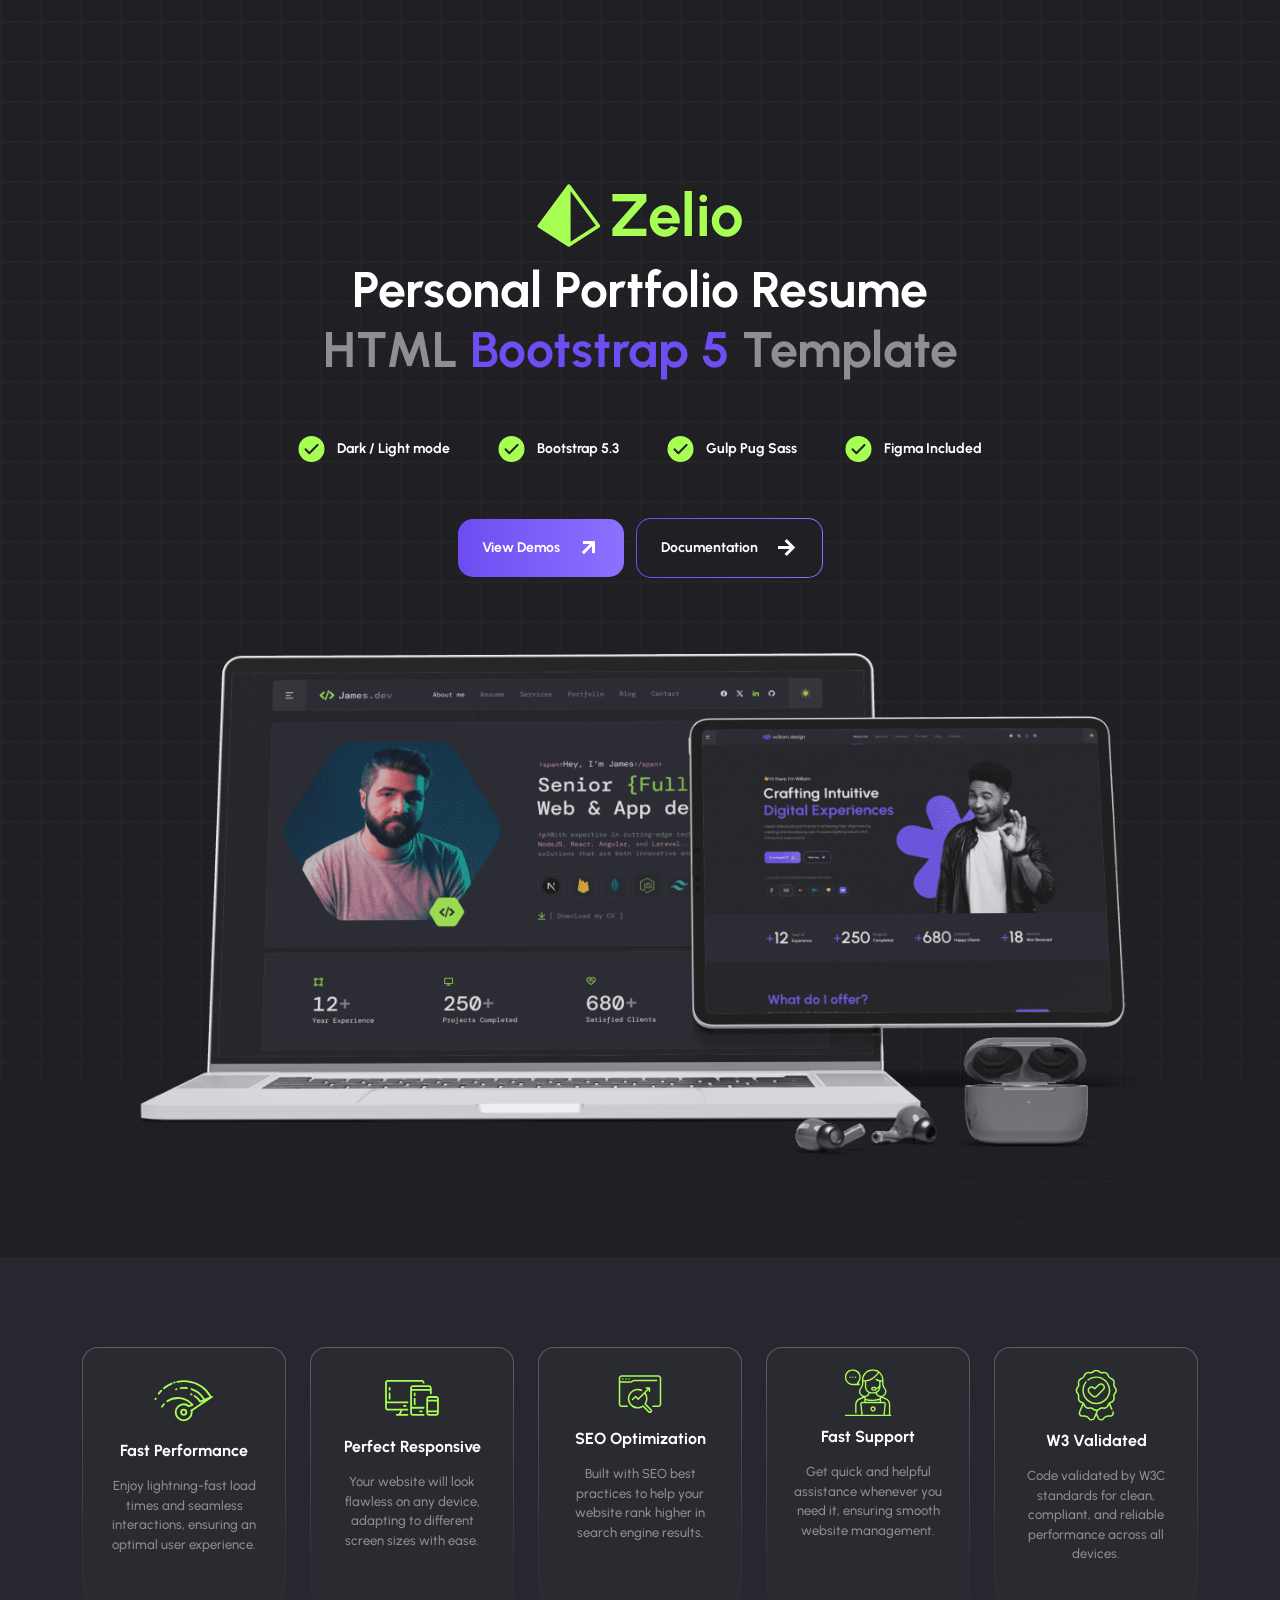
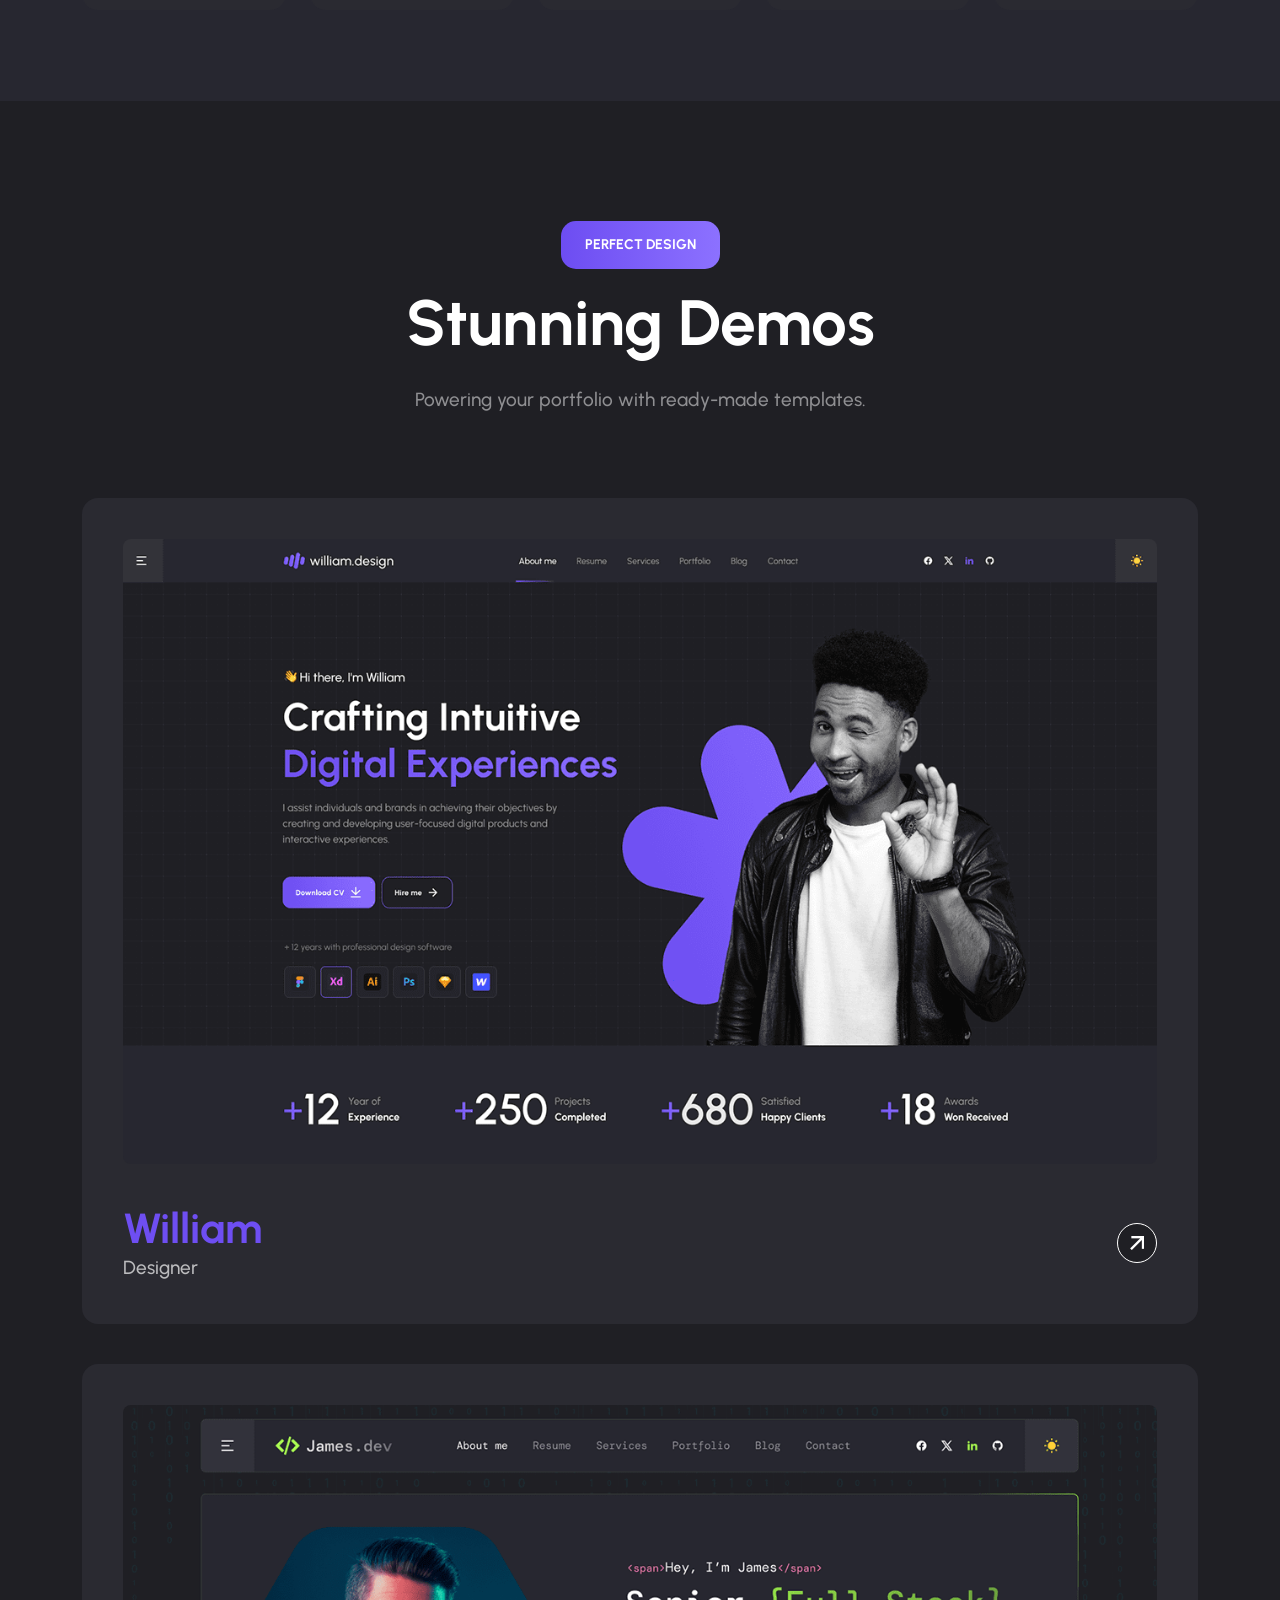
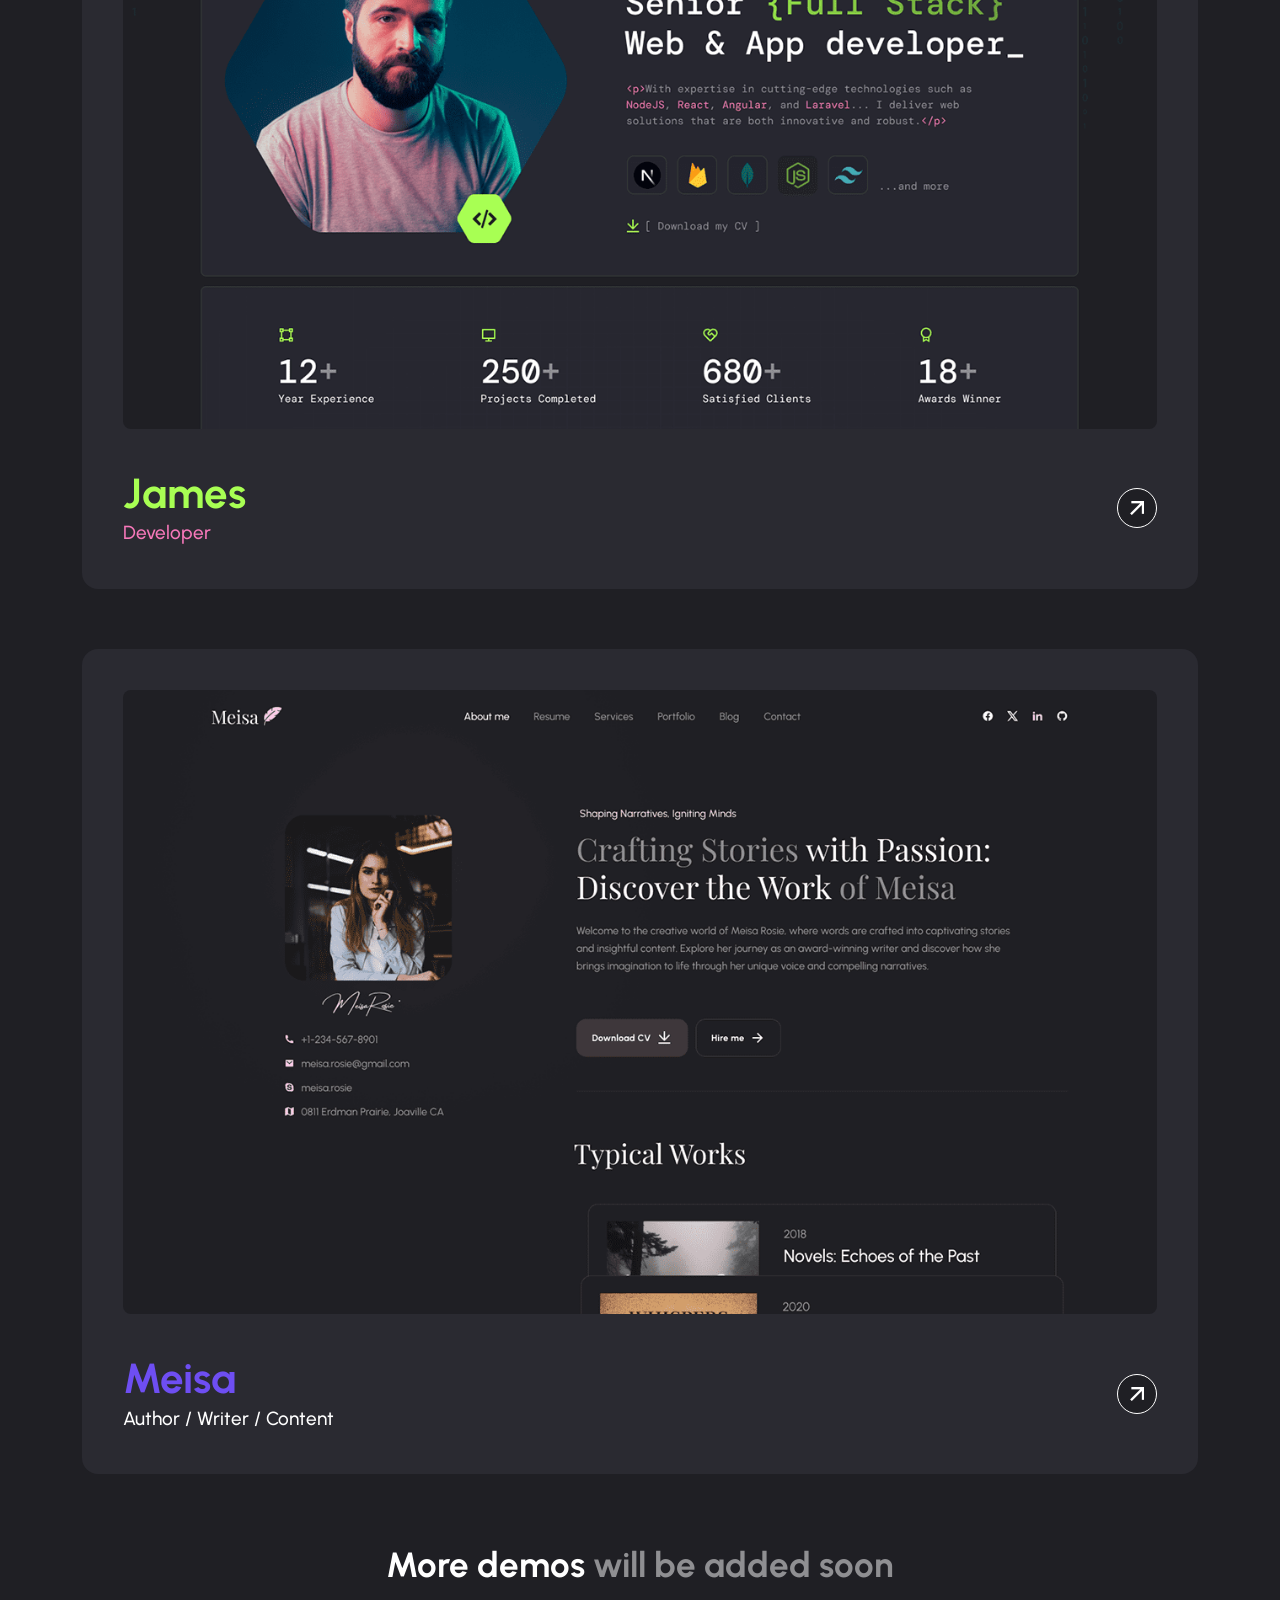
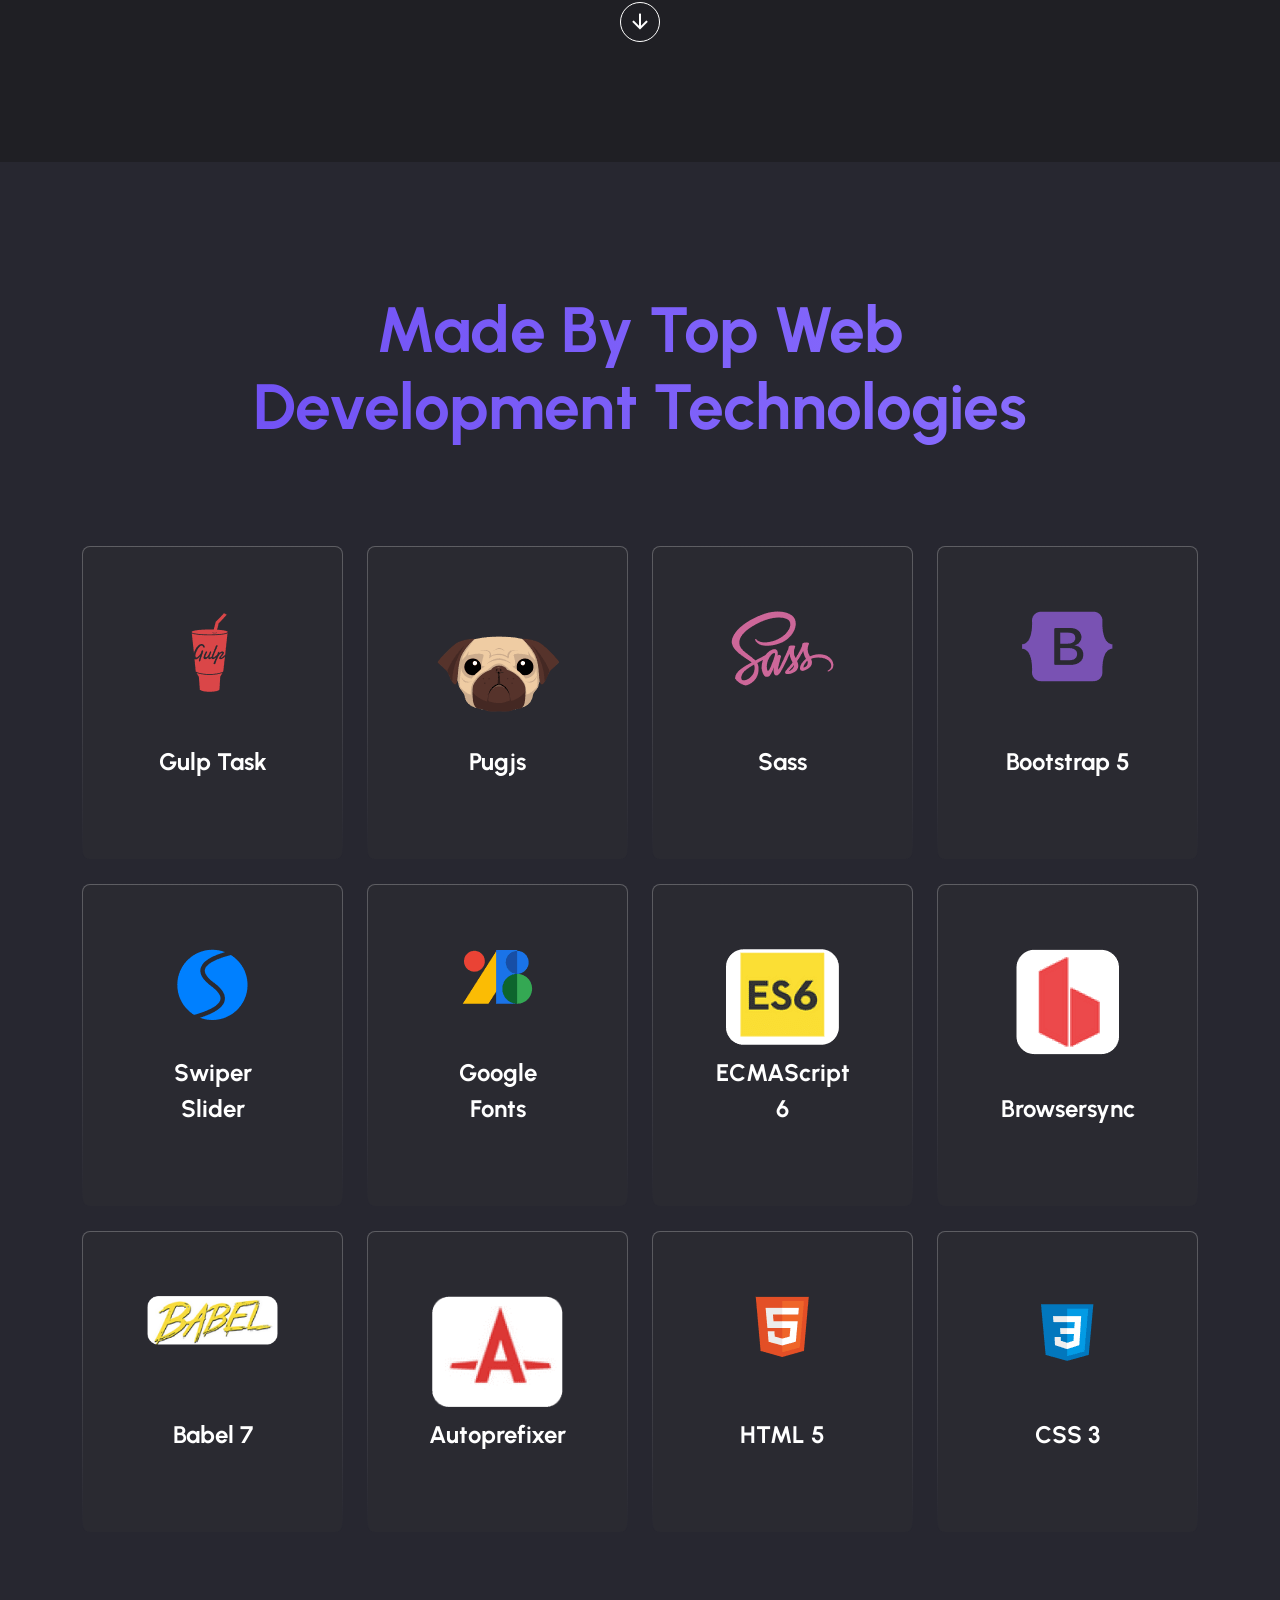
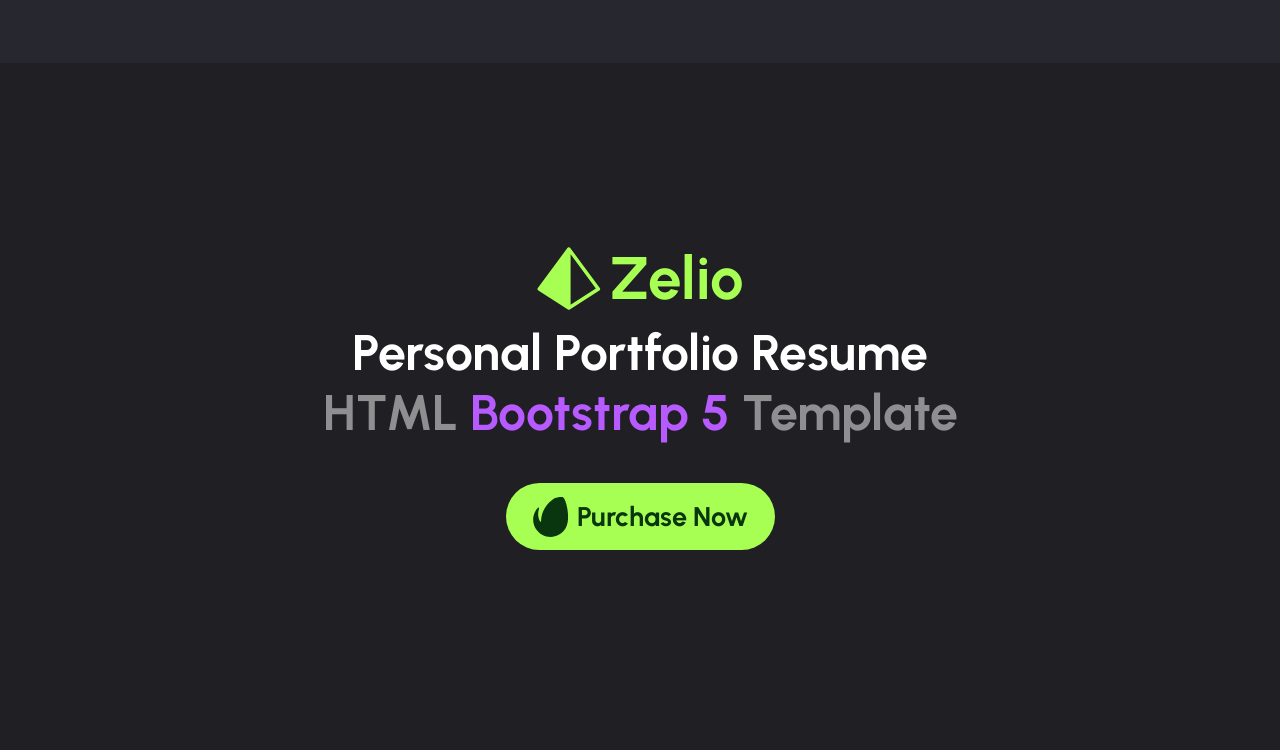
<file: zelio-personal-portfolio-html-bootstrap-template-2024-10-16-03-52-55-utc/Zelio_v3.0.0_Unzip-First/1.Zelio_template/index.html>
<!doctype html>
<html lang="en" data-bs-theme="dark">
    <head>
        <meta charset="UTF-8" />
<meta name="viewport" content="width=device-width, initial-scale=1.0" />
<meta http-equiv="x-ua-compatible" content="ie=edge" />
<title>Zelio - Personal Portfolio HTML Bootstrap Template</title>
<!-- Favicon icon-->
<link rel="shortcut icon" type="image/x-icon" href="assets/imgs/template/favicon.svg" />
<!-- Libs CSS -->
<link rel="stylesheet" href="assets/css/vendors/bootstrap.min.css" />
<link rel="stylesheet" href="assets/css/vendors/swiper-bundle.min.css" />
<link rel="stylesheet" href="assets/css/vendors/aos.css" />
<link rel="stylesheet" href="assets/css/vendors/odometer.css" />
<link rel="stylesheet" href="assets/css/vendors/carouselTicker.css" />
<link rel="stylesheet" href="assets/css/vendors/magnific-popup.css" />
<link rel="stylesheet" href="assets/fonts/remixicon/remixicon.css" />
<link rel="stylesheet" href="assets/fonts/satoshi/satoshi.css" />
<!-- Fonts -->
<link rel="preconnect" href="https://fonts.googleapis.com" />
<link rel="preconnect" href="https://fonts.gstatic.com" crossorigin />
<link href="https://fonts.googleapis.com/css2?family=DM+Mono:wght@300;400;500&family=Playfair+Display:wght@400..900&family=Urbanist:wght@100..900&display=swap" rel="stylesheet" />
<!-- Main CSS -->
<link rel="stylesheet" href="assets/css/main.css" />

    </head>
    <body style="background-color: #1f1f24;">
        <!-- prettier-ignore -->
        <!--Preloader-->
<div id="preloader">
    <div class="loader-cover">
        <div class="loader-container">
            <div class="loader-icon"></div>
        </div>
    </div>
</div>
<!--Preloader-end -->

        <main>
            <!-- prettier-ignore -->
            <!--landing-page sec-1 -->
<section class="section-landing-page-1 position-relative pt-170 overflow-hidden">
    <div class="container position-relative z-3">
        <div class="row">
            <div class="col-lg-12 text-center">
                <a class="d-inline-flex align-items-center justify-content-center wow" data-aos="fade-up" href="index.html">
                    <img src="assets/imgs/landing-page/logo.svg" alt="zelio" />
                    <span class="fs-60 ms-2 text-primary-2 fw-bold">Zelio</span>
                </a>
                <h1 class="fs-50 mb-3" data-aos="fade-up" data-aos-duration="1200">
                    Personal Portfolio Resume <br />
                    <span class="text-300">HTML</span> <span class="text-primary">Bootstrap 5</span> <span class="text-300">Template</span>
                </h1>
                <ul class="py-6 ps-0 d-flex flex-wrap gap-5 justify-content-center ">
                    <li class="d-inline" data-aos="fade-up" data-aos-duration="800">
                        <svg xmlns="http://www.w3.org/2000/svg" width="27" height="26" viewBox="0 0 27 26" fill="none">
                            <rect x="0.5" width="26" height="26" rx="13" fill="#A8FF53" />
                            <path
                                d="M20.2319 8.2958C20.139 8.20207 20.0284 8.12768 19.9065 8.07691C19.7846 8.02614 19.6539 8 19.5219 8C19.3899 8 19.2592 8.02614 19.1373 8.07691C19.0155 8.12768 18.9049 8.20207 18.8119 8.2958L11.3619 15.7558L8.23192 12.6158C8.1354 12.5226 8.02146 12.4492 7.8966 12.4C7.77175 12.3508 7.63843 12.3267 7.50424 12.329C7.37006 12.3314 7.23765 12.3601 7.11458 12.4136C6.9915 12.4671 6.88016 12.5443 6.78692 12.6408C6.69368 12.7373 6.62037 12.8513 6.57117 12.9761C6.52196 13.101 6.49783 13.2343 6.50015 13.3685C6.50247 13.5027 6.5312 13.6351 6.5847 13.7581C6.63819 13.8812 6.7154 13.9926 6.81192 14.0858L10.6519 17.9258C10.7449 18.0195 10.8555 18.0939 10.9773 18.1447C11.0992 18.1955 11.2299 18.2216 11.3619 18.2216C11.4939 18.2216 11.6246 18.1955 11.7465 18.1447C11.8684 18.0939 11.979 18.0195 12.0719 17.9258L20.2319 9.7658C20.3334 9.67216 20.4144 9.5585 20.4698 9.432C20.5252 9.30551 20.5539 9.1689 20.5539 9.0308C20.5539 8.8927 20.5252 8.75609 20.4698 8.62959C20.4144 8.50309 20.3334 8.38944 20.2319 8.2958Z"
                                fill="#1F1F24"
                            />
                        </svg>
                        <span class="fw-bold fs-7 text-dark ms-2">Dark / Light mode</span>
                    </li>
                    <li class="d-inline" data-aos="fade-up" data-aos-duration="1000">
                        <svg xmlns="http://www.w3.org/2000/svg" width="27" height="26" viewBox="0 0 27 26" fill="none">
                            <rect x="0.5" width="26" height="26" rx="13" fill="#A8FF53" />
                            <path
                                d="M20.2319 8.2958C20.139 8.20207 20.0284 8.12768 19.9065 8.07691C19.7846 8.02614 19.6539 8 19.5219 8C19.3899 8 19.2592 8.02614 19.1373 8.07691C19.0155 8.12768 18.9049 8.20207 18.8119 8.2958L11.3619 15.7558L8.23192 12.6158C8.1354 12.5226 8.02146 12.4492 7.8966 12.4C7.77175 12.3508 7.63843 12.3267 7.50424 12.329C7.37006 12.3314 7.23765 12.3601 7.11458 12.4136C6.9915 12.4671 6.88016 12.5443 6.78692 12.6408C6.69368 12.7373 6.62037 12.8513 6.57117 12.9761C6.52196 13.101 6.49783 13.2343 6.50015 13.3685C6.50247 13.5027 6.5312 13.6351 6.5847 13.7581C6.63819 13.8812 6.7154 13.9926 6.81192 14.0858L10.6519 17.9258C10.7449 18.0195 10.8555 18.0939 10.9773 18.1447C11.0992 18.1955 11.2299 18.2216 11.3619 18.2216C11.4939 18.2216 11.6246 18.1955 11.7465 18.1447C11.8684 18.0939 11.979 18.0195 12.0719 17.9258L20.2319 9.7658C20.3334 9.67216 20.4144 9.5585 20.4698 9.432C20.5252 9.30551 20.5539 9.1689 20.5539 9.0308C20.5539 8.8927 20.5252 8.75609 20.4698 8.62959C20.4144 8.50309 20.3334 8.38944 20.2319 8.2958Z"
                                fill="#1F1F24"
                            />
                        </svg>
                        <span class="fw-bold fs-7 text-dark ms-2">Bootstrap 5.3</span>
                    </li>
                    <li class="d-inline" data-aos="fade-up" data-aos-duration="1200">
                        <svg xmlns="http://www.w3.org/2000/svg" width="27" height="26" viewBox="0 0 27 26" fill="none">
                            <rect x="0.5" width="26" height="26" rx="13" fill="#A8FF53" />
                            <path
                                d="M20.2319 8.2958C20.139 8.20207 20.0284 8.12768 19.9065 8.07691C19.7846 8.02614 19.6539 8 19.5219 8C19.3899 8 19.2592 8.02614 19.1373 8.07691C19.0155 8.12768 18.9049 8.20207 18.8119 8.2958L11.3619 15.7558L8.23192 12.6158C8.1354 12.5226 8.02146 12.4492 7.8966 12.4C7.77175 12.3508 7.63843 12.3267 7.50424 12.329C7.37006 12.3314 7.23765 12.3601 7.11458 12.4136C6.9915 12.4671 6.88016 12.5443 6.78692 12.6408C6.69368 12.7373 6.62037 12.8513 6.57117 12.9761C6.52196 13.101 6.49783 13.2343 6.50015 13.3685C6.50247 13.5027 6.5312 13.6351 6.5847 13.7581C6.63819 13.8812 6.7154 13.9926 6.81192 14.0858L10.6519 17.9258C10.7449 18.0195 10.8555 18.0939 10.9773 18.1447C11.0992 18.1955 11.2299 18.2216 11.3619 18.2216C11.4939 18.2216 11.6246 18.1955 11.7465 18.1447C11.8684 18.0939 11.979 18.0195 12.0719 17.9258L20.2319 9.7658C20.3334 9.67216 20.4144 9.5585 20.4698 9.432C20.5252 9.30551 20.5539 9.1689 20.5539 9.0308C20.5539 8.8927 20.5252 8.75609 20.4698 8.62959C20.4144 8.50309 20.3334 8.38944 20.2319 8.2958Z"
                                fill="#1F1F24"
                            />
                        </svg>
                        <span class="fw-bold fs-7 text-dark ms-2">Gulp Pug Sass</span>
                    </li>
                    <li class="d-inline" data-aos="fade-up" data-aos-duration="1400">
                        <svg xmlns="http://www.w3.org/2000/svg" width="27" height="26" viewBox="0 0 27 26" fill="none">
                            <rect x="0.5" width="26" height="26" rx="13" fill="#A8FF53" />
                            <path
                                d="M20.2319 8.2958C20.139 8.20207 20.0284 8.12768 19.9065 8.07691C19.7846 8.02614 19.6539 8 19.5219 8C19.3899 8 19.2592 8.02614 19.1373 8.07691C19.0155 8.12768 18.9049 8.20207 18.8119 8.2958L11.3619 15.7558L8.23192 12.6158C8.1354 12.5226 8.02146 12.4492 7.8966 12.4C7.77175 12.3508 7.63843 12.3267 7.50424 12.329C7.37006 12.3314 7.23765 12.3601 7.11458 12.4136C6.9915 12.4671 6.88016 12.5443 6.78692 12.6408C6.69368 12.7373 6.62037 12.8513 6.57117 12.9761C6.52196 13.101 6.49783 13.2343 6.50015 13.3685C6.50247 13.5027 6.5312 13.6351 6.5847 13.7581C6.63819 13.8812 6.7154 13.9926 6.81192 14.0858L10.6519 17.9258C10.7449 18.0195 10.8555 18.0939 10.9773 18.1447C11.0992 18.1955 11.2299 18.2216 11.3619 18.2216C11.4939 18.2216 11.6246 18.1955 11.7465 18.1447C11.8684 18.0939 11.979 18.0195 12.0719 17.9258L20.2319 9.7658C20.3334 9.67216 20.4144 9.5585 20.4698 9.432C20.5252 9.30551 20.5539 9.1689 20.5539 9.0308C20.5539 8.8927 20.5252 8.75609 20.4698 8.62959C20.4144 8.50309 20.3334 8.38944 20.2319 8.2958Z"
                                fill="#1F1F24"
                            />
                        </svg>
                        <span class="fw-bold fs-7 text-dark ms-2">Figma Included</span>
                    </li>
                </ul>
                <a href="#demos" class="btn btn-gradient me-md-2 mb-md-0 mb-4 position-relative z-1" data-aos="fade-right" data-aos-duration="1000">
                    View Demos
                    <i class="ri-arrow-right-up-line ms-2"></i>
                </a>
                <a href="https://zelio-html-demo.vercel.app/docs" target="_blank" class="btn btn-outline-secondary d-inline-flex align-items-center position-relative z-1" data-aos="fade-left" data-aos-duration="1500">
                    <span>Documentation</span>
                    <i class="ri-arrow-right-line ms-2"></i>
                </a>
                <img class="mt--65 position-relative z-0" src="assets/imgs/landing-page/img-1.png" data-aos="fade-down" data-aos-duration="2000" alt="zelio" />
            </div>
        </div>
    </div>
    <div class="position-absolute top-0 start-0 w-100 h-100" data-background="assets/imgs/landing-page/background.png"></div>
</section>
<!--landing-page sec-2 -->
<section class="section-landing-page-2 bg-900 py-90">
    <div class="container">
        <div class="row">
            <div class="col-12">
                <div class="d-flex align-items-center justify-content-center gap-4 flex-lg-nowrap flex-wrap">
                    <div class="landing-card rounded-4 w-100 text-center align-self-stretch" data-aos="fade-up" data-aos-duration="0">
                        <div class="landing-card__image position-relative">
                            <svg xmlns="http://www.w3.org/2000/svg" width="62" height="62" viewBox="0 0 62 62" fill="none">
                                <path d="M30.716 45.8398C32.1335 45.8398 33.2825 44.6907 33.2825 43.2733C33.2825 41.8558 32.1335 40.7068 30.716 40.7068C29.2986 40.7068 28.1495 41.8558 28.1495 43.2733C28.1495 44.6907 29.2986 45.8398 30.716 45.8398Z" stroke="#A8FF53" stroke-width="1.83155" stroke-miterlimit="10" stroke-linecap="round" stroke-linejoin="round" />
                                <path d="M38.5333 41.4786C38.6652 42.0556 38.7349 42.6563 38.7349 43.2733C38.7349 47.702 35.1447 51.2922 30.716 51.2922C26.2873 51.2922 22.6971 47.702 22.6971 43.2733C22.6971 38.8446 26.2873 35.2544 30.716 35.2544C32.7314 35.2544 34.5732 35.9979 35.9819 37.2256" stroke="#A8FF53" stroke-width="1.83155" stroke-miterlimit="10" stroke-linecap="round" stroke-linejoin="round" />
                                <path d="M24.2574 12.7844C27.4973 12.0984 30.9027 11.9214 34.3738 12.3318C44.5876 13.5393 53.0604 19.5591 57.7932 27.8559" stroke="#A8FF53" stroke-width="1.83155" stroke-miterlimit="10" stroke-linecap="round" stroke-linejoin="round" />
                                <path d="M21.0899 13.6331C21.2766 13.5723 21.464 13.5133 21.6522 13.4561" stroke="#A8FF53" stroke-width="1.83155" stroke-miterlimit="10" stroke-linecap="round" stroke-linejoin="round" />
                                <path d="M10.9022 19.2284C13.2326 17.3087 15.8389 15.7266 18.6407 14.5459" stroke="#A8FF53" stroke-width="1.83155" stroke-miterlimit="10" stroke-linecap="round" stroke-linejoin="round" />
                                <path d="M38.4819 20.0586C40.4849 20.7253 42.356 21.6527 44.0605 22.7966C45.1875 23.553 46.2417 24.404 47.2129 25.337C48.8292 26.8894 50.216 28.6687 51.3267 30.616" stroke="#A8FF53" stroke-width="1.83155" stroke-miterlimit="10" stroke-linecap="round" stroke-linejoin="round" />
                                <path d="M27.5941 19.1262C29.616 18.8183 31.7122 18.7739 33.8418 19.0256" stroke="#A8FF53" stroke-width="1.83155" stroke-miterlimit="10" stroke-linecap="round" stroke-linejoin="round" />
                                <path d="M23.0693 20.3631C23.2087 20.3177 23.3485 20.2737 23.4888 20.231" stroke="#A8FF53" stroke-width="1.83155" stroke-miterlimit="10" stroke-linecap="round" stroke-linejoin="round" />
                                <path d="M5.66479 24.7393C6.48228 23.6365 7.36985 22.5917 8.32006 21.6108" stroke="#A8FF53" stroke-width="1.83155" stroke-miterlimit="10" stroke-linecap="round" stroke-linejoin="round" />
                                <path d="M2.47437 30.0943C2.56668 29.8963 2.66106 29.6995 2.7574 29.5039" stroke="#A8FF53" stroke-width="1.83155" stroke-miterlimit="10" stroke-linecap="round" stroke-linejoin="round" />
                                <path d="M14.2255 32.35C17.8598 29.8458 22.3851 28.6017 27.1126 29.1606C32.0477 29.744 36.3104 32.1868 39.2826 35.7057" stroke="#A8FF53" stroke-width="1.83155" stroke-miterlimit="10" stroke-linecap="round" stroke-linejoin="round" />
                                <path d="M8.97815 37.8051C9.55204 36.8974 10.2004 36.0446 10.9136 35.2544" stroke="#A8FF53" stroke-width="1.83155" stroke-miterlimit="10" stroke-linecap="round" stroke-linejoin="round" />
                                <path d="M39.3446 35.8577L35.982 37.2256" stroke="#A8FF53" stroke-width="1.83155" stroke-miterlimit="10" stroke-linecap="round" stroke-linejoin="round" />
                                <path d="M38.5333 41.4788L59.014 27.8566L47.2162 32.6558C47.2162 32.6558 45.8423 29.6763 41.6432 27.019" stroke="#A8FF53" stroke-width="1.83155" stroke-miterlimit="10" stroke-linecap="round" stroke-linejoin="round" />
                                <path d="M38.6902 25.528L38.0024 25.2151" stroke="#A8FF53" stroke-width="1.83155" stroke-miterlimit="10" stroke-linecap="round" stroke-linejoin="round" />
                            </svg>
                        </div>
                        <div class="landing-card__content position-relative text-center">
                            <h5 class="landing-card__title fs-6">Fast Performance</h5>
                            <p class="landing-card__description text-300">Enjoy lightning-fast load times and seamless interactions, ensuring an optimal user experience.</p>
                        </div>
                    </div>
                    <div class="landing-card rounded-4 w-100 text-center align-self-stretch" data-aos="fade-up" data-aos-duration="400">
                        <div class="landing-card__image position-relative">
                            <svg xmlns="http://www.w3.org/2000/svg" width="58" height="58" viewBox="0 0 58 58" fill="none">
                                <path
                                    d="M4.77838 10.9526C3.30454 10.9526 2.09003 12.1671 2.09003 13.6409V38.7322C2.09003 40.2061 3.30454 41.4206 4.77838 41.4206H17.3398C17.3191 41.591 17.2852 41.7855 17.226 42.0123C17.0163 42.8143 16.5029 43.8889 15.201 45.0034H13.7361C12.541 45.0034 12.541 46.7957 13.7361 46.7957H24.493C25.6881 46.7957 25.6881 45.0034 24.493 45.0034H17.6793C18.3782 44.0987 18.7649 43.214 18.9605 42.4655C19.0628 42.0741 19.1023 41.7314 19.1233 41.4206H24.493C25.7048 41.4376 25.7048 39.6114 24.493 39.6285H4.77838C4.26645 39.6285 3.88227 39.2442 3.88227 38.7322V34.2517H24.493C25.7048 34.2686 25.7048 32.4424 24.493 32.4595H3.88227V13.6409C3.88227 13.129 4.26645 12.7449 4.77838 12.7449H38.8309C39.3429 12.7449 39.727 13.129 39.727 13.6409C39.7104 14.8522 41.5359 14.8522 41.5193 13.6409C41.5193 12.1671 40.3048 10.9526 38.8309 10.9526H4.77838ZM29.8697 16.3258C28.3959 16.3258 27.1779 17.5457 27.1779 19.0195V44.1108C27.1779 45.5846 28.3959 46.7957 29.8697 46.7957H40.6197C41.8148 46.7957 41.8148 45.0034 40.6197 45.0034H29.8697C29.3578 45.0034 28.9701 44.6228 28.9701 44.1108V39.6319H40.6197C41.8148 39.6319 41.8148 37.8396 40.6197 37.8396H28.9701V21.7043H46.8977V24.3978C46.8977 25.5929 48.69 25.5929 48.69 24.3978V19.0195C48.69 17.5456 47.472 16.3258 45.9981 16.3258H29.8697ZM6.55837 18.1058C6.06067 18.1126 5.66346 18.5218 5.67276 19.0195V20.8117C5.67276 22.0068 7.46499 22.0068 7.46499 20.8117V19.0195C7.47441 18.5141 7.06386 18.1 6.55837 18.1058ZM29.8697 18.1193H45.9981C46.51 18.1193 46.8977 18.507 46.8977 19.019V19.9116H28.9701V19.019C28.9701 18.507 29.3578 18.1193 29.8697 18.1193ZM6.55837 23.4838C6.06067 23.4906 5.66346 23.8998 5.67276 24.3974V29.7672C5.67276 30.9623 7.46499 30.9623 7.46499 29.7672V24.3974C7.47441 23.892 7.06386 23.4781 6.55837 23.4838ZM31.6497 23.4838C31.152 23.4906 30.7548 23.8998 30.7641 24.3974V26.1897C30.7641 27.3848 32.5563 27.3848 32.5563 26.1897V24.3974C32.5658 23.892 32.1552 23.4781 31.6497 23.4838ZM45.9981 27.0823C44.5243 27.0823 43.3115 28.2933 43.3115 29.7672V44.1103C43.3115 45.5841 44.5243 46.7952 45.9981 46.7952H53.1688C54.6427 46.7952 55.8537 45.5841 55.8537 44.1103V29.7672C55.8537 28.2933 54.6427 27.0823 53.1688 27.0823H45.9981ZM31.6497 28.8623C31.1546 28.869 30.7585 29.2721 30.7641 29.7672V35.1456C30.7641 36.3407 32.5563 36.3407 32.5563 35.1456V29.7672C32.5617 29.2643 32.1526 28.8566 31.6497 28.8623ZM45.9981 28.8758H53.1688C53.6807 28.8758 54.0614 29.2565 54.0614 29.7684V30.669H45.1055V29.7676C45.1055 29.2556 45.4861 28.8758 45.9981 28.8758ZM45.1055 32.4621H54.0614V41.4181H45.1055V32.4621ZM20.9068 37.8406H22.7008C23.8959 37.8406 23.8959 36.0465 22.7008 36.0465H20.8639C19.6259 36.1038 19.7116 37.8979 20.9068 37.8406ZM37.0422 41.4181C35.8471 41.4181 35.8471 43.2102 37.0422 43.2102H38.8344C40.0295 43.2102 40.0295 41.4181 38.8344 41.4181H37.0422ZM45.1055 43.2102H54.0614V44.1116C54.0614 44.6236 53.6807 45.0042 53.1688 45.0042H45.9981C45.4861 45.0042 45.1055 44.6236 45.1055 44.1116V43.2102Z"
                                    fill="#A8FF53"
                                />
                            </svg>
                        </div>
                        <div class="landing-card__content position-relative text-center">
                            <h5 class="landing-card__title fs-6">Perfect Responsive</h5>
                            <p class="landing-card__description text-300">Your website will look flawless on any device, adapting to different screen sizes with ease.</p>
                        </div>
                    </div>
                    <div class="landing-card rounded-4 w-100 text-center align-self-stretch" data-aos="fade-up" data-aos-duration="800">
                        <div class="landing-card__image position-relative">
                            <svg xmlns="http://www.w3.org/2000/svg" width="50" height="50" viewBox="0 0 50 50" fill="none">
                                <path
                                    d="M43.2115 6.13721H6.78856C5.11495 6.13721 3.75331 7.49848 3.75331 9.17245V34.972C3.75331 36.646 5.11495 38.0073 6.78856 38.0073H12.3051C12.7242 38.0073 13.0639 37.6679 13.0639 37.2484C13.0639 36.829 12.7242 36.4896 12.3051 36.4896H6.78856C5.95157 36.4896 5.27093 35.8086 5.27093 34.972V13.7246H15.5805C16.4749 13.7246 17.3156 13.3763 17.9484 12.7442C18.2941 12.3989 18.7543 12.2084 19.2434 12.2084H41.6939C42.676 12.2014 42.7021 10.7051 41.6938 10.6908C41.6939 10.6908 19.2434 10.6908 19.2434 10.6908C18.3489 10.6908 17.5083 11.0391 16.8754 11.6712C16.5297 12.0165 16.0695 12.2069 15.5805 12.2069H5.27093V9.17245C5.27093 8.33583 5.95157 7.65483 6.78856 7.65483H43.2115C44.0485 7.65483 44.7291 8.33583 44.7291 9.17245V34.972C44.7291 35.8086 44.0485 36.4896 43.2115 36.4896H37.8316C37.4126 36.4896 37.0728 36.829 37.0728 37.2484C37.0728 37.6679 37.4126 38.0073 37.8316 38.0073H43.2115C44.8851 38.0073 46.2467 36.646 46.2467 34.972V9.17245C46.2467 7.49848 44.8851 6.13721 43.2115 6.13721Z"
                                    fill="#A8FF53"
                                />
                                <path d="M13.2384 9.9316C13.2554 10.929 14.7393 10.9288 14.7561 9.93157C14.7392 8.93419 13.2552 8.93434 13.2384 9.9316Z" fill="#A8FF53" />
                                <path d="M10.2032 9.9316C10.2201 10.929 11.704 10.9288 11.7208 9.93157C11.7039 8.93419 10.22 8.93434 10.2032 9.9316Z" fill="#A8FF53" />
                                <path d="M7.16796 9.9316C7.1849 10.929 8.66878 10.9288 8.68558 9.93157C8.66867 8.93419 7.18473 8.93434 7.16796 9.9316Z" fill="#A8FF53" />
                                <path
                                    d="M23.7962 21.3796C24.6677 21.4878 25.5184 21.7383 26.325 22.1236C26.7029 22.3037 27.1564 22.1443 27.3369 21.7657C27.5177 21.3878 27.3572 20.935 26.9793 20.7542C26.0249 20.2984 25.0171 20.002 23.983 19.8738C20.9166 19.4959 17.918 20.5171 15.7528 22.6801C7.68487 31.1158 17.8191 43.9486 27.8986 38.0467C27.8986 38.0468 33.261 43.4155 33.261 43.4155C34.1534 44.2963 35.5975 44.2931 36.4856 43.4051C37.3531 42.5503 37.3565 41.034 36.4785 40.1913C36.4785 40.1913 31.1179 34.8322 31.1179 34.8322C33.2095 31.4982 33.0674 27.0217 30.6881 23.8453C30.6881 23.8453 33.6652 20.8688 33.6652 20.8688V22.2562C33.6806 23.2564 35.1682 23.2505 35.1829 22.2562V19.0372C35.1845 18.7378 34.9931 18.4485 34.7138 18.3369C34.813 18.1897 31.2547 18.3229 31.2039 18.2783C30.7849 18.2784 30.4451 18.6178 30.4451 19.0372C30.4451 19.4566 30.7849 19.796 31.2039 19.796H32.5919L23.2644 29.1217L21.1167 26.9743C20.8203 26.6779 20.3401 26.6779 20.0437 26.9743L16.9632 30.0548C16.2694 30.7581 17.3272 31.8277 18.0363 31.1278C18.0362 31.1278 20.5802 28.5839 20.5802 28.5839L22.7273 30.7306C23.0166 31.0822 23.6567 30.941 23.8054 30.7266C23.8822 30.6498 26.508 28.0246 28.1974 26.3355C29.0569 25.5547 29.6119 24.7287 29.6679 25.0394C31.6108 27.8814 31.5261 31.7597 29.4989 34.5303C29.2679 34.8184 29.4459 35.3643 29.6088 35.469C29.7482 35.6077 35.4143 41.2719 35.4349 41.2957C35.6925 41.6108 35.7117 42.0365 35.3702 42.372C35.0794 42.6871 34.4702 42.5407 34.3293 42.337C34.1824 42.1906 28.5321 36.5303 28.499 36.5021C28.2008 36.2312 27.7553 36.2624 27.4551 36.5231C22.4483 40.1278 15.0196 36.7569 14.4285 30.6089C13.7201 25.3732 18.5632 20.5951 23.7962 21.3796Z"
                                    fill="#A8FF53"
                                />
                            </svg>
                        </div>
                        <div class="landing-card__content position-relative text-center">
                            <h5 class="landing-card__title fs-6">SEO Optimization</h5>
                            <p class="landing-card__description text-300">Built with SEO best practices to help your website rank higher in search engine results.</p>
                        </div>
                    </div>
                    <div class="landing-card rounded-4 w-100 text-center align-self-stretch" data-aos="fade-up" data-aos-duration="1200">
                        <div class="landing-card__image position-relative">
                            <svg xmlns="http://www.w3.org/2000/svg" width="48" height="48" viewBox="0 0 48 48" fill="none">
                                <g clip-path="url(#clip0_478_59)">
                                    <path
                                        d="M11.5731 8.98264C11.951 8.98264 12.2574 8.67626 12.2574 8.29835C12.2574 7.92044 11.951 7.61407 11.5731 7.61407C11.1952 7.61407 10.8888 7.92044 10.8888 8.29835C10.8888 8.67626 11.1951 8.98264 11.5731 8.98264ZM6.09884 8.98264C6.47675 8.98264 6.78313 8.67626 6.78313 8.29835C6.78313 7.92044 6.47675 7.61407 6.09884 7.61407C5.72093 7.61407 5.41456 7.92044 5.41456 8.29835C5.41456 8.67626 5.72084 8.98264 6.09884 8.98264ZM8.83598 8.98264C9.21389 8.98264 9.52026 8.67626 9.52026 8.29835C9.52026 7.92044 9.21389 7.61407 8.83598 7.61407C8.45807 7.61407 8.15169 7.92044 8.15169 8.29835C8.15169 8.67626 8.45798 8.98264 8.83598 8.98264ZM8.68589 16.2318C8.69009 16.2319 8.69429 16.2319 8.69848 16.2319L14.8852 16.2334H14.8856C15.3131 16.2334 15.6759 15.9565 15.7888 15.5443C15.9017 15.1319 15.7303 14.7086 15.3624 14.491L14.4215 13.9343C15.9338 12.4354 16.7844 10.3902 16.7709 8.24735C16.7438 3.96209 13.2365 0.425795 8.95249 0.364118C4.51331 0.300343 0.900742 3.89119 0.900742 8.29853C0.900742 12.525 4.38311 16.1403 8.68589 16.2318ZM4.22636 3.62168C5.48819 2.37792 7.15602 1.70778 8.93287 1.7325C12.4777 1.78351 15.3799 4.70987 15.4024 8.25593C15.4145 10.1691 14.5941 11.9885 13.1514 13.2474C12.9102 13.4578 12.7838 13.7735 12.813 14.0921C12.8422 14.4104 13.0241 14.6976 13.2992 14.8603L13.306 14.8643L8.70524 14.8632C5.1486 14.7949 2.26931 11.8649 2.26931 8.29853C2.26931 6.5266 2.96436 4.86571 4.22636 3.62168ZM46.9303 45.7086H46.246V35.5182C46.246 32.8484 44.6684 30.424 42.2192 29.3384L38.6129 27.7927C39.4905 27.5158 40.2832 27.022 40.9283 26.3371C41.9015 25.3038 42.4596 23.9018 42.4596 22.4904C42.4596 21.1936 42.0065 19.9695 41.1492 18.9503C40.0768 17.6769 39.4862 16.0585 39.4862 14.393V11.114C39.4862 8.24197 38.3677 5.54242 36.3369 3.51265C34.3061 1.48169 31.6063 0.363297 28.7347 0.363297C22.8068 0.363297 17.9841 5.18595 17.9841 11.1139V14.2862C17.9845 16.0095 17.3072 17.6544 16.2067 18.9804C14.8216 20.6491 14.5339 22.9054 15.4558 24.8685C16.1401 26.3258 17.3744 27.3727 18.852 27.8159L15.2709 29.3731C12.7585 30.4304 11.135 32.8748 11.135 35.6004V43.6558C11.135 44.0337 11.4413 44.3401 11.8193 44.3401C12.1973 44.3401 12.5036 44.0337 12.5036 43.6558V35.6004C12.5036 33.4269 13.7981 31.4776 15.8092 30.6314L20.2979 28.6795V32.7984H18.2357C17.6545 32.7984 17.0982 33.0462 16.7094 33.4783C16.3208 33.9104 16.133 34.4897 16.1943 35.0676L17.3223 45.7086H1.58503C1.20703 45.7086 0.900742 46.0149 0.900742 46.3928C0.900742 46.7707 1.20703 47.0771 1.58503 47.0771H46.9303C47.3083 47.0771 47.6146 46.7707 47.6146 46.3928C47.6146 46.0149 47.3083 45.7086 46.9303 45.7086ZM40.1021 19.8315C40.7491 20.6006 41.0911 21.52 41.0911 22.4903C41.0911 23.5566 40.6686 24.6166 39.9321 25.3987C39.1522 26.2267 38.0807 26.6827 36.9152 26.6827H36.0234L34.852 26.1806C33.8288 25.7418 33.1288 24.801 32.9858 23.7181C35.0971 22.5813 36.5356 20.3502 36.5356 17.7888V12.6446C36.7359 12.6582 36.936 12.6655 37.1355 12.6655C37.4646 12.6655 37.7924 12.6468 38.1177 12.61V14.393C38.1176 16.3805 38.8225 18.312 40.1021 19.8315ZM28.901 30.6341C26.453 30.6775 24.0234 30.3673 21.6665 29.7135V28.0843L21.8644 27.9983C21.8659 27.9976 21.8675 27.9969 21.8691 27.9963L23.0899 27.4654C24.4488 26.8747 25.4091 25.6647 25.7002 24.2507C26.2961 24.4239 26.925 24.5186 27.5761 24.5186H29.8058C30.4594 24.5186 31.0906 24.4232 31.6885 24.2487C31.9893 25.6562 32.9532 26.8553 34.3127 27.4385L35.6156 27.9969C35.6164 27.9973 35.6172 27.9976 35.6181 27.9979L35.7146 28.0392V29.5791C33.5 30.2389 31.2104 30.5938 28.901 30.6341ZM35.7144 31.0038V32.7985H21.6665V31.1307C23.8849 31.7123 26.1625 32.0066 28.4556 32.0066C28.612 32.0066 28.7685 32.0053 28.9249 32.0025C31.2232 31.9624 33.5027 31.6265 35.7144 31.0038ZM38.1176 11.2301C36.2327 11.4847 34.1081 10.9798 32.6442 9.84566C32.3456 9.61428 31.9158 9.66865 31.6842 9.96746C31.4528 10.2662 31.5073 10.696 31.806 10.9275C32.763 11.6689 33.9173 12.1911 35.1671 12.4544V16.1798C34.8382 16.9292 34.4722 17.5524 33.647 18.2333C33.2995 18.5199 32.9192 18.758 32.512 18.9468C32.1794 18.2978 31.504 17.8524 30.7261 17.8524H29.1225C28.0164 17.8524 27.1166 18.7523 27.1166 19.8583C27.1166 20.9643 28.0164 21.8642 29.1225 21.8642H30.7261C31.6569 21.8642 32.4415 21.2268 32.6668 20.3657C33.5822 20.0169 35.0747 18.7726 35.0751 18.7721C34.6117 21.2599 32.426 23.1497 29.8059 23.1497H27.576C24.6199 23.1497 22.2148 20.7448 22.2148 17.7886V12.4991C24.5389 12.1348 26.7346 11.3483 28.7482 10.1573C31.8142 8.34379 33.7808 5.97397 34.9676 4.10168C36.9983 5.91029 38.1535 8.50318 38.1176 11.2301ZM31.3632 19.8602C31.3622 20.2108 31.0768 20.4958 30.726 20.4958H29.1224C28.7709 20.4958 28.4851 20.2098 28.4851 19.8585C28.4851 19.5071 28.771 19.2212 29.1224 19.2212H30.726C31.0767 19.2212 31.362 19.5059 31.3632 19.8564V19.8602ZM19.3527 11.1139C19.3527 5.94058 23.5614 1.73187 28.7347 1.73187C30.59 1.73187 32.363 2.26743 33.878 3.26448C32.7858 5.01525 30.9474 7.26663 28.0514 8.97972C26.0647 10.1549 23.8855 10.9051 21.5741 11.2097H21.5314C21.5311 11.2097 21.5308 11.2097 21.5305 11.2097C21.5301 11.2097 21.5299 11.2097 21.5296 11.2097H19.3526V11.1139H19.3527ZM16.6945 24.2868C16.0006 22.8089 16.2172 21.1105 17.259 19.8555C18.5661 18.2806 19.3542 16.3347 19.3527 14.2862V12.5782H20.8463V17.7888C20.8463 20.3516 22.2866 22.5838 24.3999 23.72C24.2677 24.8111 23.5698 25.7643 22.5441 26.2103L21.4577 26.6827H20.4658C18.8336 26.6827 17.3885 25.7647 16.6945 24.2868ZM40.5155 34.9234L39.3722 45.7086H18.6985L17.5552 34.9234C17.5345 34.7279 17.5955 34.5398 17.7269 34.3937C17.8584 34.2475 18.0392 34.167 18.2357 34.167H39.8351C40.0316 34.167 40.2123 34.2475 40.3438 34.3937C40.4753 34.5398 40.5362 34.7279 40.5155 34.9234ZM44.8774 45.7086H40.7485L41.8764 35.0677C41.9377 34.4898 41.7499 33.9105 41.3613 33.4784C40.9725 33.0463 40.4164 32.7985 39.8351 32.7985H37.083V28.6259L41.6723 30.5929C43.6194 31.456 44.8774 33.3892 44.8774 35.5182V45.7086ZM29.0353 37.3375C27.6015 37.3375 26.435 38.504 26.435 39.9378C26.435 41.3716 27.6015 42.538 29.0353 42.538C30.4691 42.538 31.6356 41.3716 31.6356 39.9378C31.6356 38.504 30.4691 37.3375 29.0353 37.3375ZM29.0353 41.1695C28.3562 41.1695 27.8036 40.6169 27.8036 39.9378C27.8036 39.2586 28.3562 38.706 29.0353 38.706C29.7145 38.706 30.267 39.2586 30.267 39.9378C30.267 40.6169 29.7146 41.1695 29.0353 41.1695Z"
                                        fill="#A8FF53"
                                    />
                                </g>
                                <defs>
                                    <clipPath id="clip0_478_59">
                                        <rect width="46.7138" height="46.7138" fill="white" transform="translate(0.900742 0.363281)" />
                                    </clipPath>
                                </defs>
                            </svg>
                        </div>
                        <div class="landing-card__content position-relative text-center">
                            <h5 class="landing-card__title fs-6">Fast Support</h5>
                            <p class="landing-card__description text-300">Get quick and helpful assistance whenever you need it, ensuring smooth website management.</p>
                        </div>
                    </div>
                    <div class="landing-card rounded-4 w-100 text-center align-self-stretch" data-aos="fade-up" data-aos-duration="1600">
                        <div class="landing-card__image position-relative">
                            <svg xmlns="http://www.w3.org/2000/svg" width="52" height="52" viewBox="0 0 52 52" fill="none">
                                <g clip-path="url(#clip0_478_66)">
                                    <path
                                        d="M46.9027 21.3691C46.9027 20.0762 46.4223 18.8394 45.5499 17.8863C44.7791 17.0444 44.4663 15.8681 44.7129 14.7396C44.9878 13.4821 44.7845 12.1754 44.1404 11.0598C43.4954 9.9426 42.4635 9.11259 41.2349 8.72248C40.1398 8.3748 39.2784 7.51349 38.9308 6.41837C38.5405 5.1897 37.7105 4.15777 36.5935 3.51288C35.4781 2.86889 34.1715 2.66558 32.9136 2.94033C31.7852 3.18686 30.6088 2.87415 29.767 2.10347C28.8139 1.23093 27.577 0.750488 26.2842 0.750488C24.9913 0.750488 23.7545 1.23093 22.8014 2.10347C21.9595 2.87415 20.7832 3.18706 19.6547 2.94033C18.3973 2.66558 17.0905 2.86879 15.9749 3.51288C14.8578 4.15777 14.0277 5.1897 13.6376 6.41846C13.2899 7.51359 12.4286 8.3748 11.3334 8.72258C10.1047 9.11269 9.07285 9.9428 8.42786 11.0599C7.78387 12.1754 7.58056 13.4821 7.85531 14.7397C8.10194 15.8681 7.78913 17.0445 7.01844 17.8864C6.1459 18.8394 5.66547 20.0763 5.66547 21.3692C5.66547 22.662 6.1459 23.8989 7.01844 24.852C7.78913 25.6938 8.10194 26.8702 7.85531 27.9986C7.58046 29.2561 7.78377 30.563 8.42786 31.6785C9.07275 32.7956 10.1047 33.6257 11.3334 34.0158C11.6891 34.1287 12.0195 34.2966 12.3162 34.5082L8.93503 42.6711C8.40908 43.9409 8.60593 45.3413 9.46157 46.4168C10.3172 47.4924 11.6372 47.9991 12.9931 47.7721C15.1081 47.4181 17.2792 48.3173 18.5242 50.0632C19.2362 51.0615 20.3409 51.627 21.5407 51.627C21.6858 51.627 21.8324 51.6188 21.9796 51.602C23.3453 51.4465 24.4746 50.5955 25.0006 49.3256L26.2843 46.2268L27.5679 49.3256C28.0938 50.5955 29.2232 51.4465 30.5888 51.602C30.7361 51.6188 30.8827 51.627 31.0277 51.627C32.2274 51.627 33.3322 51.0615 34.0442 50.0632C35.2893 48.3173 37.4607 47.4179 39.5753 47.7721C40.9305 47.999 42.251 47.4924 43.1067 46.4168C43.9624 45.3412 44.1593 43.9409 43.6333 42.6711C43.4758 42.2908 43.0399 42.1103 42.6596 42.2678C42.2793 42.4253 42.0987 42.8612 42.2563 43.2415C42.5718 44.0033 42.4536 44.8436 41.9403 45.489C41.4269 46.1342 40.6353 46.4386 39.8214 46.3022C37.1489 45.8545 34.4042 46.9912 32.8305 49.1978C32.3517 49.8693 31.5767 50.2145 30.7573 50.1211C29.938 50.0278 29.2604 49.5173 28.9447 48.7553L27.0908 44.2795L28.1913 41.6227C28.7665 41.3939 29.3008 41.0617 29.767 40.6349C30.6088 39.8642 31.7854 39.5514 32.9136 39.798C34.1716 40.073 35.4782 39.8695 36.5935 39.2255C37.7105 38.5806 38.5406 37.5487 38.9308 36.3199C38.9917 36.1279 39.0693 35.9436 39.1603 35.7674L41.1154 40.4874C41.2343 40.7744 41.5117 40.9477 41.8042 40.9477C41.8992 40.9477 41.9959 40.9294 42.0891 40.8908C42.4694 40.7333 42.6501 40.2972 42.4925 39.9171L40.252 34.5082C40.5487 34.2966 40.8792 34.1288 41.2349 34.0158C42.4635 33.6257 43.4954 32.7957 44.1404 31.6785C44.7844 30.5629 44.9877 29.2561 44.7129 27.9986C44.4663 26.8701 44.7791 25.6937 45.5499 24.8519C46.4223 23.8988 46.9027 22.6619 46.9027 21.3691ZM23.6235 48.7551C23.3079 49.5171 22.6303 50.0276 21.8109 50.1209C20.9919 50.2146 20.2165 49.8691 19.7377 49.1977C18.164 46.9911 15.4204 45.8544 12.7468 46.302C11.934 46.4381 11.1415 46.1342 10.628 45.4888C10.1146 44.8434 9.99656 44.0032 10.3122 43.2413L13.408 35.7672C13.499 35.9433 13.5766 36.1276 13.6377 36.3196C14.0278 37.5484 14.8579 38.5802 15.975 39.2252C17.0905 39.8692 18.3973 40.0725 19.6548 39.7977C20.7831 39.5509 21.9596 39.8639 22.8015 40.6346C23.7545 41.5071 24.9914 41.9876 26.2843 41.9876C26.3323 41.9876 26.3802 41.9856 26.4282 41.9842L23.6235 48.7551ZM44.4504 23.8454C43.3531 25.0441 42.9068 26.7156 43.2567 28.3168C43.452 29.2108 43.3075 30.14 42.8495 30.9332C42.3908 31.7277 41.6572 32.3178 40.7837 32.5951C39.2278 33.0892 38.0039 34.313 37.5101 35.8688C37.2328 36.7424 36.6425 37.476 35.8481 37.9346C35.055 38.3926 34.1257 38.5371 33.2318 38.3418C31.6308 37.9918 29.959 38.4381 28.7604 39.5355C28.0829 40.1557 27.2034 40.4974 26.2841 40.4974C25.3647 40.4974 24.4852 40.1557 23.8077 39.5355C22.8779 38.6843 21.6638 38.225 20.4185 38.225C20.0584 38.225 19.6955 38.2634 19.3363 38.3419C18.4421 38.5375 17.5131 38.3927 16.7199 37.9347C15.9255 37.476 15.3353 36.7424 15.058 35.8689C14.5641 34.313 13.3403 33.0892 11.7844 32.5952C10.9108 32.3179 10.1772 31.7278 9.71853 30.9333C9.26055 30.1402 9.11598 29.211 9.31133 28.317C9.6613 26.7159 9.21504 25.0443 8.11774 23.8456C7.49739 23.1681 7.15587 22.2886 7.15587 21.3693C7.15587 20.4499 7.49739 19.5704 8.11774 18.893C9.21504 17.6943 9.6613 16.0227 9.31133 14.4216C9.11598 13.5276 9.26055 12.5984 9.71853 11.8051C10.1772 11.0107 10.9108 10.4206 11.7844 10.1432C13.3403 9.64927 14.5641 8.42547 15.058 6.86959C15.3353 5.99606 15.9255 5.26243 16.7199 4.80376C17.5132 4.34577 18.4423 4.2012 19.3362 4.39655C20.9371 4.74642 22.609 4.30026 23.8076 3.20296C24.4851 2.58261 25.3646 2.24109 26.284 2.24109C27.2033 2.24109 28.0828 2.58271 28.7603 3.20296C29.9589 4.30036 31.6307 4.74652 33.2317 4.39665C34.1253 4.2013 35.0549 4.34587 35.848 4.80385C36.6423 5.26243 37.2327 5.99616 37.51 6.86959C38.0039 8.42547 39.2277 9.64927 40.7836 10.1433C41.6571 10.4207 42.3907 11.0108 42.8494 11.8052C43.3073 12.5985 43.4518 13.5277 43.2566 14.4217C42.9067 16.0229 43.353 17.6944 44.4503 18.893C45.0705 19.5705 45.4121 20.4499 45.4121 21.3693C45.4121 22.2886 45.0706 23.1679 44.4504 23.8454Z"
                                        fill="#A8FF53"
                                    />
                                    <path d="M26.2841 7.37524C23.1299 7.37524 20.0345 8.45933 17.5681 10.4279C17.2465 10.6847 17.1938 11.1536 17.4506 11.4753C17.7073 11.797 18.1761 11.8496 18.498 11.5929C20.7332 9.80873 23.4257 8.86574 26.2842 8.86574C33.1787 8.86574 38.7878 14.4749 38.7878 21.3694C38.7878 28.2638 33.1787 33.873 26.2842 33.873C19.3896 33.873 13.7804 28.2639 13.7804 21.3694C13.7804 18.5109 14.7233 15.8184 16.5075 13.5832C16.7642 13.2615 16.7116 12.7925 16.3899 12.5358C16.0683 12.2789 15.5993 12.3317 15.3425 12.6533C13.3739 15.1197 12.2899 18.2152 12.2899 21.3693C12.2899 29.0857 18.5676 35.3634 26.284 35.3634C34.0003 35.3634 40.2781 29.0856 40.2781 21.3693C40.2781 13.6529 34.0004 7.37524 26.2841 7.37524Z" fill="#A8FF53" />
                                    <path
                                        d="M24.7227 28.5495C25.8065 28.5495 26.8254 28.1274 27.5918 27.3611L33.8374 21.1155C34.6037 20.3492 35.0257 19.3302 35.0257 18.2464C35.0257 17.1626 34.6037 16.1437 33.8373 15.3773C33.071 14.611 32.0521 14.189 30.9683 14.189C29.8845 14.189 28.8656 14.611 28.0993 15.3773L24.7227 18.754L24.469 18.5003C23.7027 17.734 22.6837 17.3119 21.5999 17.3119C20.5161 17.3119 19.4972 17.7339 18.7308 18.5002C17.9644 19.2665 17.5424 20.2854 17.5424 21.3692C17.5424 22.453 17.9645 23.4719 18.7308 24.2383L21.8535 27.3611C22.6199 28.1275 23.6389 28.5495 24.7227 28.5495ZM19.033 21.3693C19.033 20.6837 19.3001 20.039 19.7849 19.5542C20.2697 19.0694 20.9144 18.8024 21.6 18.8024C22.2856 18.8024 22.9303 19.0694 23.4151 19.5542L24.1958 20.3348C24.4867 20.6258 24.9586 20.6258 25.2496 20.3348L29.1533 16.4313C29.638 15.9466 30.2826 15.6796 30.9683 15.6796C31.654 15.6796 32.2987 15.9466 32.7834 16.4313C33.2683 16.9161 33.5352 17.5608 33.5352 18.2464C33.5352 18.9321 33.2682 19.5767 32.7834 20.0616L26.5378 26.3072C26.053 26.792 25.4084 27.059 24.7228 27.059C24.0371 27.059 23.3925 26.792 22.9076 26.3071L19.7848 23.1843C19.3 22.6995 19.033 22.0548 19.033 21.3693Z"
                                        fill="#A8FF53"
                                    />
                                </g>
                                <defs>
                                    <clipPath id="clip0_478_66">
                                        <rect width="50.8764" height="50.8764" fill="white" transform="translate(0.845825 0.750488)" />
                                    </clipPath>
                                </defs>
                            </svg>
                        </div>
                        <div class="landing-card__content position-relative text-center">
                            <h5 class="landing-card__title fs-6">W3 Validated</h5>
                            <p class="landing-card__description text-300">Code validated by W3C standards for clean, compliant, and reliable performance across all devices.</p>
                        </div>
                    </div>
                </div>
            </div>
        </div>
    </div>
</section>
<!--landing-page sec-3 -->
<section class="section-landing-page-3 py-120" id="demos">
    <div class="container">
        <div class="col-lg-8 mx-lg-auto mb-8">
            <div class="text-center">
                <div class="btn btn-gradient d-inline-block text-uppercase" data-aos="fade-down" data-aos-duration="0">Perfect design</div>
                <h3 class="ds-3 mt-3 mb-4 text-dark" data-aos="fade-up" data-aos-duration="600">Stunning Demos</h3>
                <p class="text-300 fs-5 mb-0" data-aos="fade-up" data-aos-duration="1200">Powering your portfolio with ready-made templates.</p>
            </div>
        </div>
        <div class="card-scroll">
            <div class="cards">
                <div class="card-custom" data-index="0" data-aos="fade-up" data-aos-duration="600">
                    <div class="card__inner project-item rounded-4 p-md-6 p-4 bg-6">
                        <a href="index-1.html">
                            <img class="rounded-3 w-100 zoom-img" src="assets/imgs/landing-page/home-1.png" alt="zelio" />
                        </a>
                        <div class="d-flex align-items-center mt-6">
                            <a href="#" class="project-card-content">
                                <h2 class="fw-bold mb-0 text-primary">William</h2>
                                <p class="mb-0 fs-5">Designer</p>
                            </a>
                            <a href="index-1.html" class="project-card-icon icon-shape ms-auto icon-md rounded-circle">
                                <i class="ri-arrow-right-up-line"></i>
                            </a>
                        </div>
                    </div>
                </div>
                <div class="card-custom" data-index="1" data-aos="fade-up" data-aos-duration="600">
                    <div class="card__inner project-item rounded-4 p-md-6 p-4 bg-6">
                        <a href="index-2.html">
                            <img class="rounded-3 w-100 zoom-img" src="assets/imgs/landing-page/home-2.png" alt="zelio" />
                        </a>
                        <div class="d-flex align-items-center mt-6">
                            <a href="#" class="project-card-content">
                                <h2 class="fw-bold mb-0 text-primary-2">James</h2>
                                <p class="mb-0 text-secondary-2 fs-5">Developer</p>
                            </a>
                            <a href="index-2.html" class="project-card-icon icon-shape ms-auto icon-md rounded-circle">
                                <i class="ri-arrow-right-up-line"></i>
                            </a>
                        </div>
                    </div>
                </div>
                <div class="card-custom" data-index="2" data-aos="fade-up" data-aos-duration="600">
                    <div class="card__inner project-item rounded-4 p-md-6 p-4 bg-6">
                        <a href="index-3.html">
                            <img class="rounded-3 w-100 zoom-img" src="assets/imgs/landing-page/home-3.png" alt="zelio" />
                        </a>
                        <div class="d-flex align-items-center mt-6">
                            <a href="#" class="project-card-content">
                                <h2 class="fw-bold mb-0 text-primary">Meisa</h2>
                                <p class="mb-0 fs-5 text-dark">Author / Writer / Content</p>
                            </a>
                            <a href="index-3.html" class="project-card-icon icon-shape ms-auto icon-md rounded-circle">
                                <i class="ri-arrow-right-up-line"></i>
                            </a>
                        </div>
                    </div>
                </div>
            </div>
        </div>
        <div class="text-center pt-70">
            <h3 data-aos="fade-up" data-aos-duration="600">More demos <span class="text-300">will be added soon</span></h3>
            <a href="#" class="project-card-icon icon-shape ms-auto border border-white icon-md rounded-circle">
                <i class="ri-arrow-down-line text-dark"></i>
            </a>
        </div>
    </div>
</section>
<!--landing-page sec-4 -->
<section class="section-landing-page-4 bg-900 py-130">
    <div class="container">
        <div class="row">
            <div class="col-12">
                <div class="text-center pb-100">
                    <h3 class="ds-3 text-linear-1 mb-0 text-capitalize" data-aos="fade-up" data-aos-duration="600">
                        Made by top web <br class="d-none d-lg-block" />
                        development technologies
                    </h3>
                </div>
            </div>
        </div>
        <div class="row g-md-4 g-3">
            <div class="col-lg-3 col-md-6 col-6" data-aos="fade-up" data-aos-duration="400">
                <div class="landing-card rounded-3 text-center align-self-stretch p-lg-8 p-md-7 p-5 h-100">
                    <img src="assets/imgs/landing-page/icon-1.png" alt="zelio" />
                    <p class="text-dark fs-24 fw-bold mt-auto">Gulp Task</p>
                </div>
            </div>
            <div class="col-lg-3 col-md-6 col-6" data-aos="fade-up" data-aos-duration="800">
                <div class="landing-card rounded-3 text-center align-self-stretch p-lg-8 p-md-7 p-5 h-100">
                    <img src="assets/imgs/landing-page/icon-2.png" alt="zelio" />
                    <p class="text-dark fs-24 fw-bold mt-auto">Pugjs</p>
                </div>
            </div>
            <div class="col-lg-3 col-md-6 col-6" data-aos="fade-up" data-aos-duration="1200">
                <div class="landing-card rounded-3 text-center align-self-stretch p-lg-8 p-md-7 p-5 h-100">
                    <img src="assets/imgs/landing-page/icon-3.png" alt="zelio" />
                    <p class="text-dark fs-24 fw-bold mt-auto">Sass</p>
                </div>
            </div>
            <div class="col-lg-3 col-md-6 col-6" data-aos="fade-up" data-aos-duration="1600">
                <div class="landing-card rounded-3 text-center align-self-stretch p-lg-8 p-md-7 p-5 h-100">
                    <img src="assets/imgs/landing-page/icon-4.png" alt="zelio" />
                    <p class="text-dark fs-24 fw-bold mt-auto">Bootstrap 5</p>
                </div>
            </div>
            <div class="col-lg-3 col-md-6 col-6" data-aos="fade-up" data-aos-duration="400">
                <div class="landing-card rounded-3 text-center align-self-stretch p-lg-8 p-md-7 p-5 h-100">
                    <img src="assets/imgs/landing-page/icon-5.png" alt="zelio" />
                    <p class="text-dark fs-24 fw-bold mt-auto">Swiper Slider</p>
                </div>
            </div>
            <div class="col-lg-3 col-md-6 col-6" data-aos="fade-up" data-aos-duration="800">
                <div class="landing-card rounded-3 text-center align-self-stretch p-lg-8 p-md-7 p-5 h-100">
                    <img src="assets/imgs/landing-page/icon-6.png" alt="zelio" />
                    <p class="text-dark fs-24 fw-bold mt-auto">Google Fonts</p>
                </div>
            </div>
            <div class="col-lg-3 col-md-6 col-6" data-aos="fade-up" data-aos-duration="1200">
                <div class="landing-card rounded-3 text-center align-self-stretch p-lg-8 p-md-7 p-5 h-100">
                    <img src="assets/imgs/landing-page/icon-7.png" alt="zelio" />
                    <p class="text-dark fs-24 fw-bold mt-auto">ECMAScript 6</p>
                </div>
            </div>
            <div class="col-lg-3 col-md-6 col-6" data-aos="fade-up" data-aos-duration="1600">
                <div class="landing-card rounded-3 text-center align-self-stretch p-lg-8 p-md-7 p-5 h-100">
                    <img src="assets/imgs/landing-page/icon-8.png" alt="zelio" />
                    <p class="text-dark fs-24 fw-bold mt-auto">Browsersync</p>
                </div>
            </div>
            <div class="col-lg-3 col-md-6 col-6" data-aos="fade-up" data-aos-duration="400">
                <div class="landing-card rounded-3 text-center align-self-stretch p-lg-8 p-md-7 p-5 h-100">
                    <img src="assets/imgs/landing-page/icon-9.png" alt="zelio" />
                    <p class="text-dark fs-24 fw-bold mt-auto">Babel 7</p>
                </div>
            </div>
            <div class="col-lg-3 col-md-6 col-6" data-aos="fade-up" data-aos-duration="800">
                <div class="landing-card rounded-3 text-center align-self-stretch p-lg-8 p-md-7 p-5 h-100">
                    <img src="assets/imgs/landing-page/icon-10.png" alt="zelio" />
                    <p class="text-dark fs-24 fw-bold mt-auto">Autoprefixer</p>
                </div>
            </div>
            <div class="col-lg-3 col-md-6 col-6" data-aos="fade-up" data-aos-duration="1200">
                <div class="landing-card rounded-3 text-center align-self-stretch p-lg-8 p-md-7 p-5 h-100">
                    <img src="assets/imgs/landing-page/icon-11.png" alt="zelio" />
                    <p class="text-dark fs-24 fw-bold mt-auto">HTML 5</p>
                </div>
            </div>
            <div class="col-lg-3 col-md-6 col-6" data-aos="fade-up" data-aos-duration="1600">
                <div class="landing-card rounded-3 text-center align-self-stretch p-lg-8 p-md-7 p-5 h-100">
                    <img src="assets/imgs/landing-page/icon-12.png" alt="zelio" />
                    <p class="text-dark fs-24 fw-bold mt-auto">CSS 3</p>
                </div>
            </div>
        </div>
    </div>
</section>
<!--landing-page sec-5 -->
<section class="section-landing-page-5 position-relative pt-170 pb-200 bg-white overflow-hidden">
    <div class="container position-relative z-3">
        <div class="row">
            <div class="col-lg-12 text-center">
                <a class="d-inline-flex align-items-center justify-content-center" href="index.html" data-aos="fade-up" data-aos-duration="400">
                    <img src="assets/imgs/landing-page/logo.svg" alt="zelio" />
                    <span class="fs-60 ms-2 text-primary-2 fw-bold">Zelio</span>
                </a>
                <h1 class="fs-50 mb-3" data-aos="fade-down" data-aos-duration="400">
                    Personal Portfolio Resume <br />
                    <span class="text-300">HTML</span> <span class="text-primary">Bootstrap 5</span> <span class="text-300">Template</span>
                </h1>
                <a href="https://themeforest.net/item/zelio-personal-portfolio-html-bootstrap-template/54066930" class="btn mt-4" target="_blank" data-aos="zoom-in-down" data-aos-duration="1200">
                    <svg xmlns="http://www.w3.org/2000/svg" width="36" height="40" viewBox="0 0 36 40" fill="none">
                        <g clip-path="url(#clip0_485_182)">
                            <path d="M29.9536 0.347572C28.7838 -0.301768 25.4302 0.0997266 21.4025 1.34651C14.3534 6.16488 8.40406 13.2636 7.9889 24.6628C7.91331 24.9354 7.21804 24.6258 7.08052 24.5415C5.17699 20.893 4.42284 17.0512 6.01225 11.509C6.3085 11.0158 5.33994 10.4086 5.16579 10.582C4.81692 10.9315 3.36256 12.4808 2.39662 14.1562C-2.39137 22.462 0.73976 33.1044 9.11663 37.7619C17.4918 42.4266 28.0677 39.4175 32.731 31.0399C38.1259 21.3706 33.1163 2.11374 29.9536 0.347572Z" fill="#09360E" />
                        </g>
                        <defs>
                            <clipPath id="clip0_485_182">
                                <rect width="35.4545" height="40" fill="white" />
                            </clipPath>
                        </defs>
                    </svg>
                    Purchase Now
                </a>
            </div>
        </div>
    </div>
</section>

        </main>
        <!-- prettier-ignore -->
        <!-- Scroll top -->
<div class="btn-scroll-top @@style">
    <svg class="progress-square svg-content" width="100%" height="100%" viewBox="0 0 40 40">
        <path d="M8 1H32C35.866 1 39 4.13401 39 8V32C39 35.866 35.866 39 32 39H8C4.13401 39 1 35.866 1 32V8C1 4.13401 4.13401 1 8 1Z" />
    </svg>
</div>

        <!-- Libs JS -->
<script src="assets/js/vendors/jquery-3.7.1.min.js"></script>
<script src="assets/js/vendors/bootstrap.bundle.min.js"></script>
<script src="assets/js/vendors/swiper-bundle.min.js"></script>
<script src="assets/js/vendors/aos.js"></script>
<script src="assets/js/vendors/wow.min.js"></script>
<script src="assets/js/vendors/smart-stick-nav.js"></script>
<script src="assets/js/vendors/jquery.magnific-popup.min.js"></script>
<script src="assets/js/vendors/gsap.min.js"></script>
<script src="assets/js/vendors/imagesloaded.pkgd.min.js"></script>
<script src="assets/js/vendors/isotope.pkgd.min.js"></script>
<script src="assets/js/vendors/ScrollTrigger.min.js"></script>
<script src="assets/js/vendors/jquery.carouselTicker.min.js"></script>
<script src="assets/js/vendors/jquery.odometer.min.js"></script>
<script src="assets/js/vendors/jquery.appear.js"></script>
<script src="assets/js/vendors/gsap-custom.js"></script>
<script src="assets/js/imageRevealHover.js"></script>
<script src="assets/js/vendors/aat.min.js"></script>
<!-- Theme JS -->
<script src="assets/js/main.js"></script>

    </body>
</html>
</file>
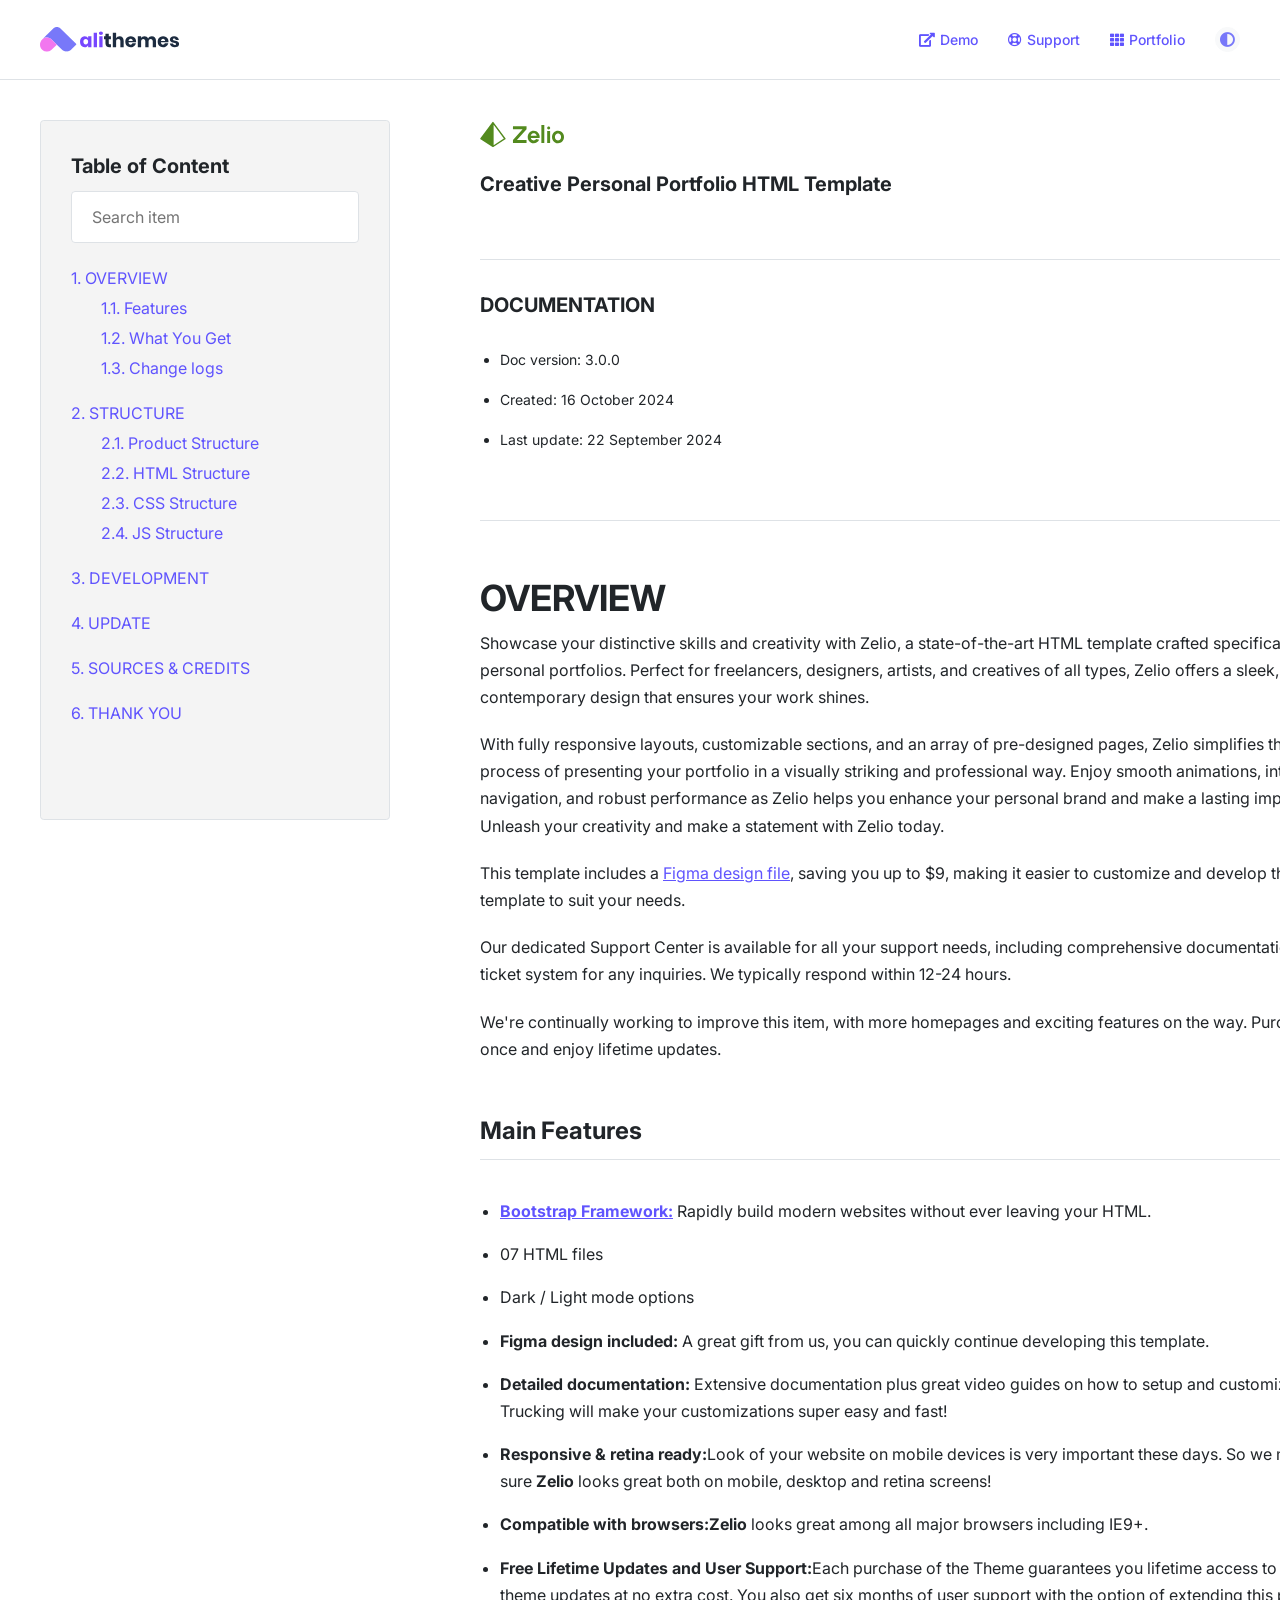
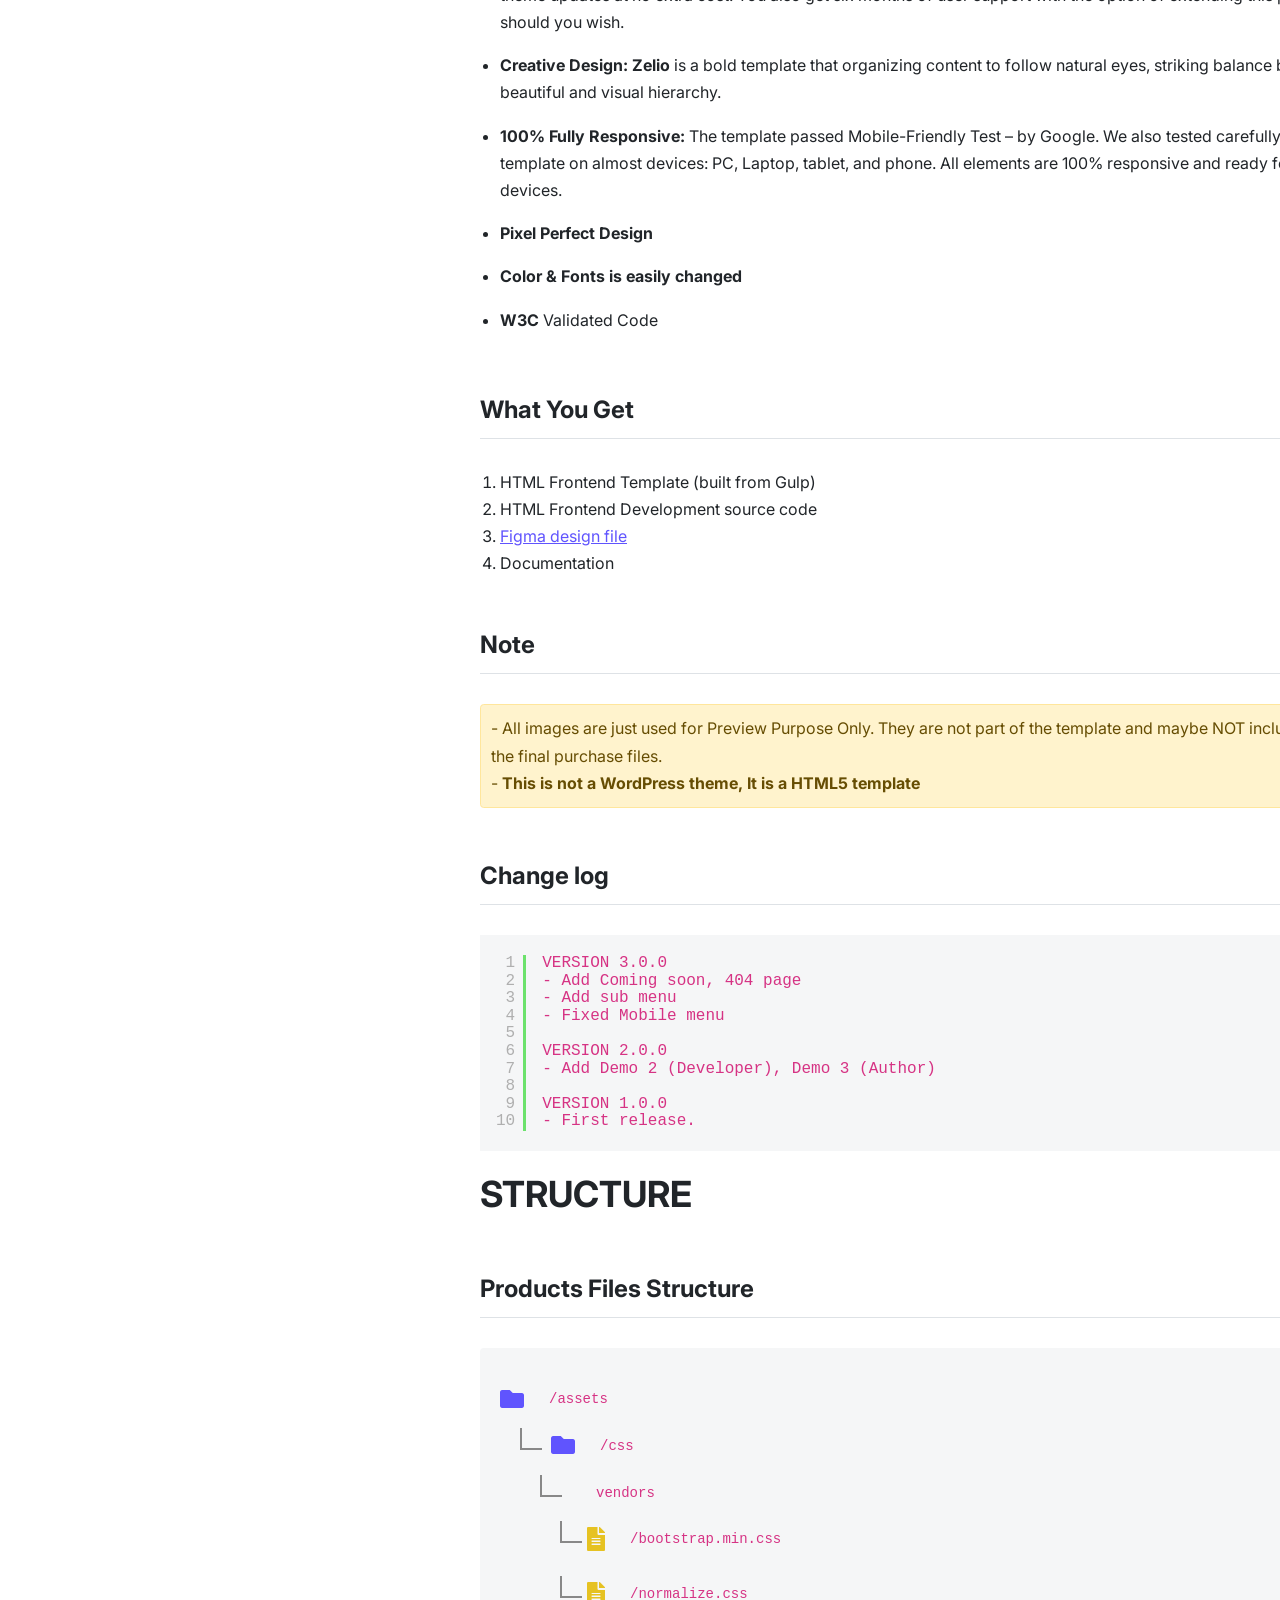
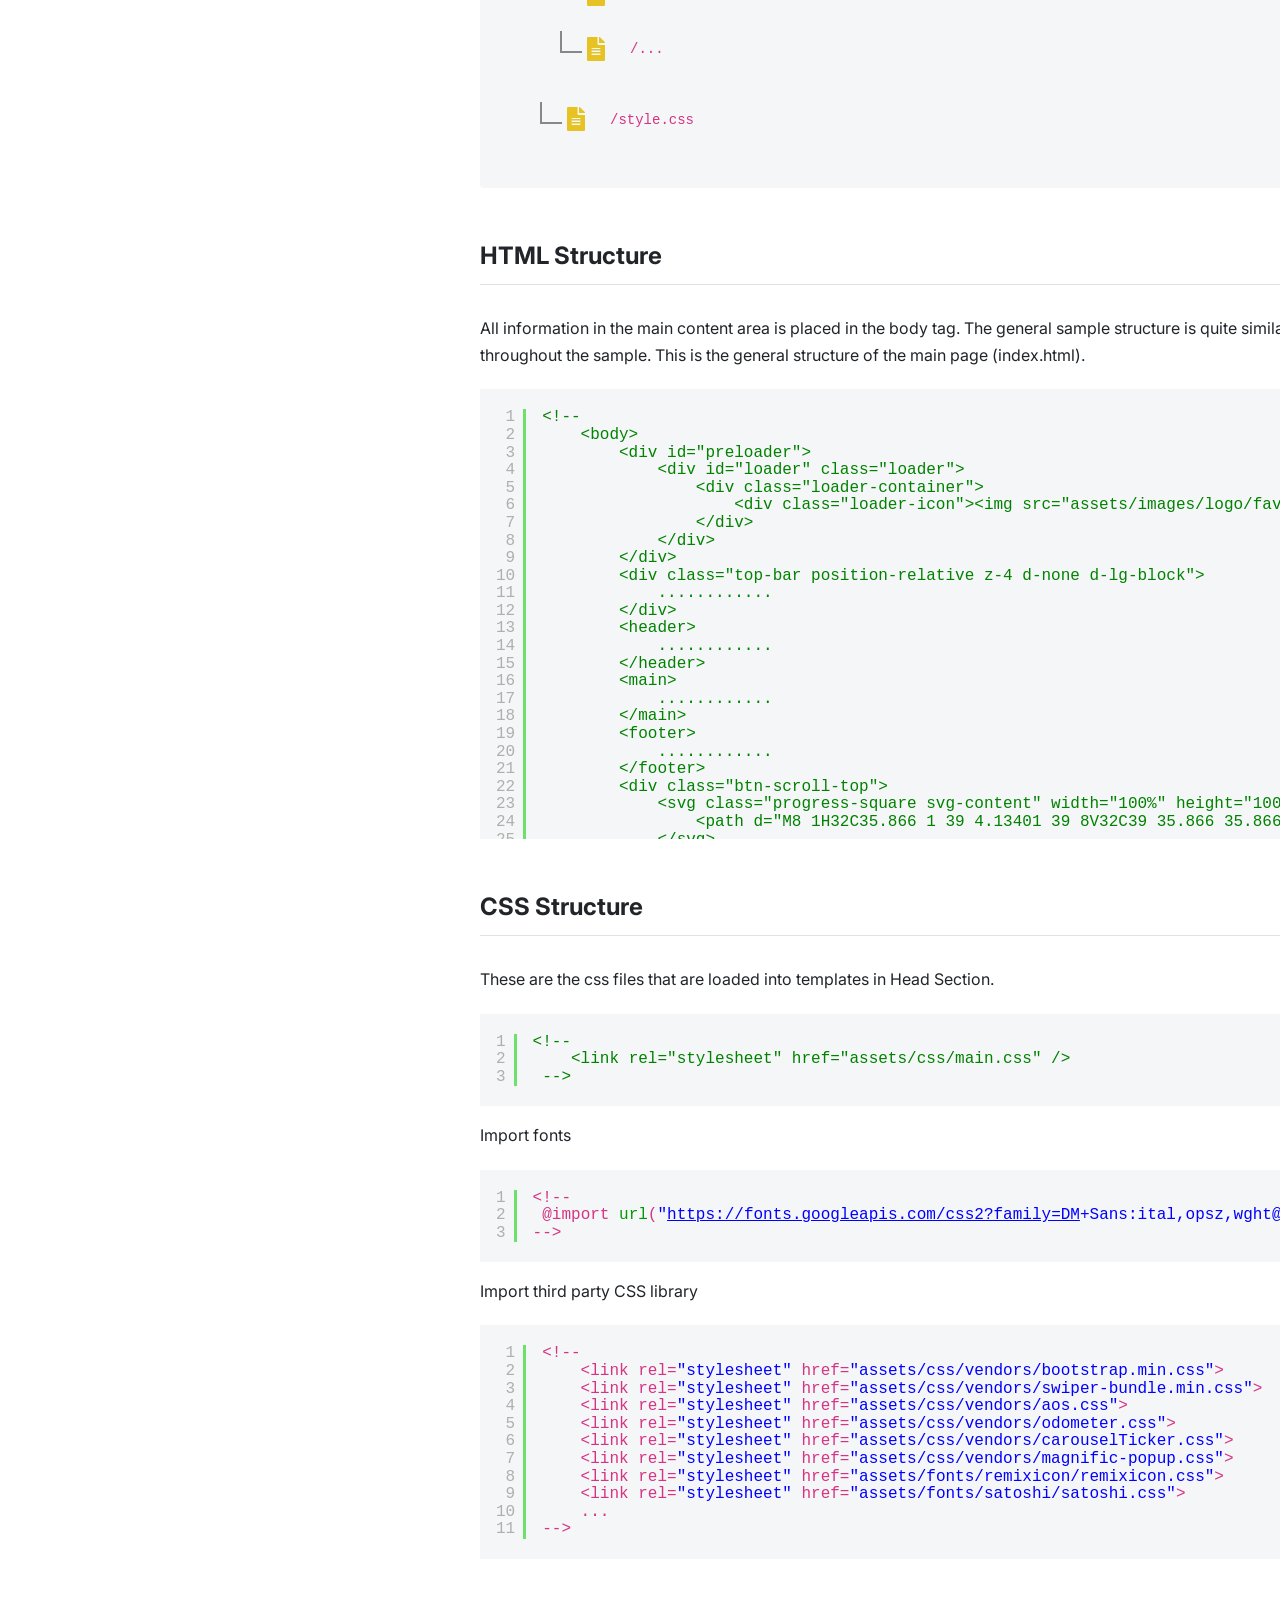
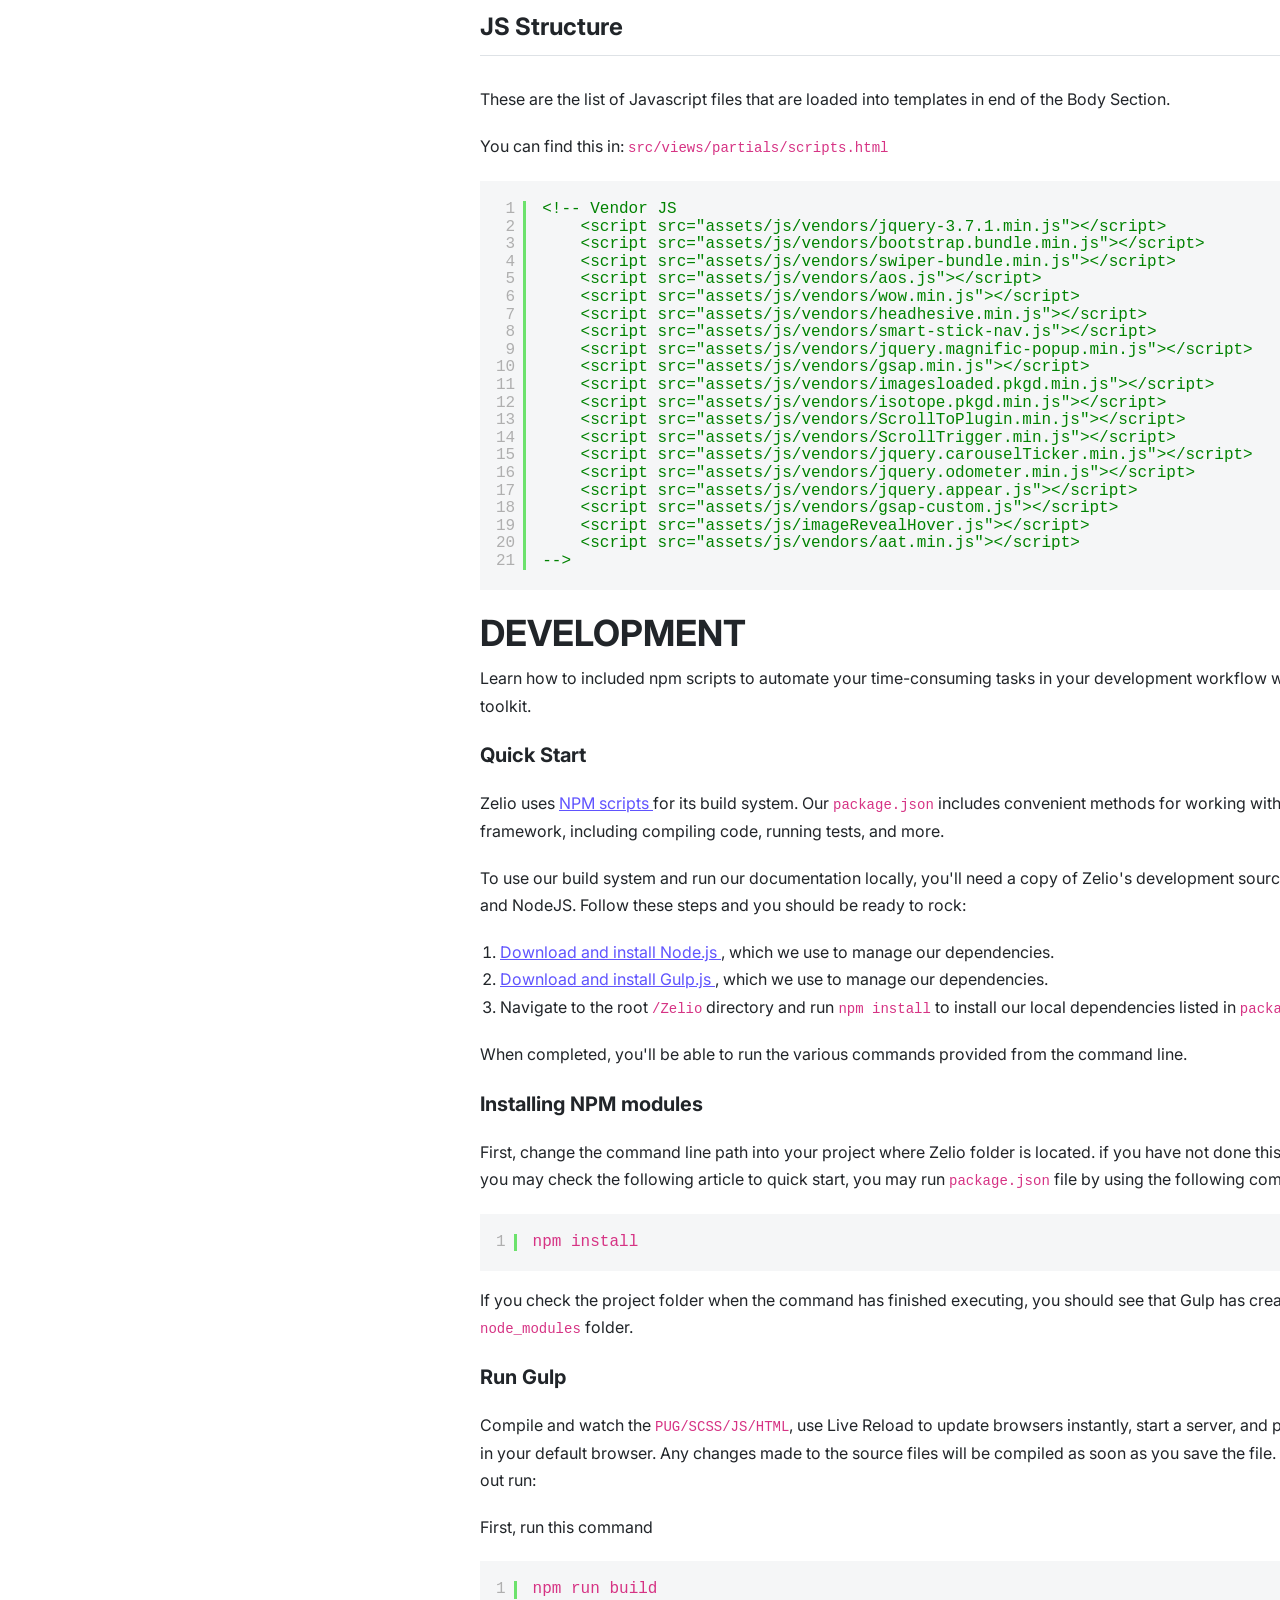
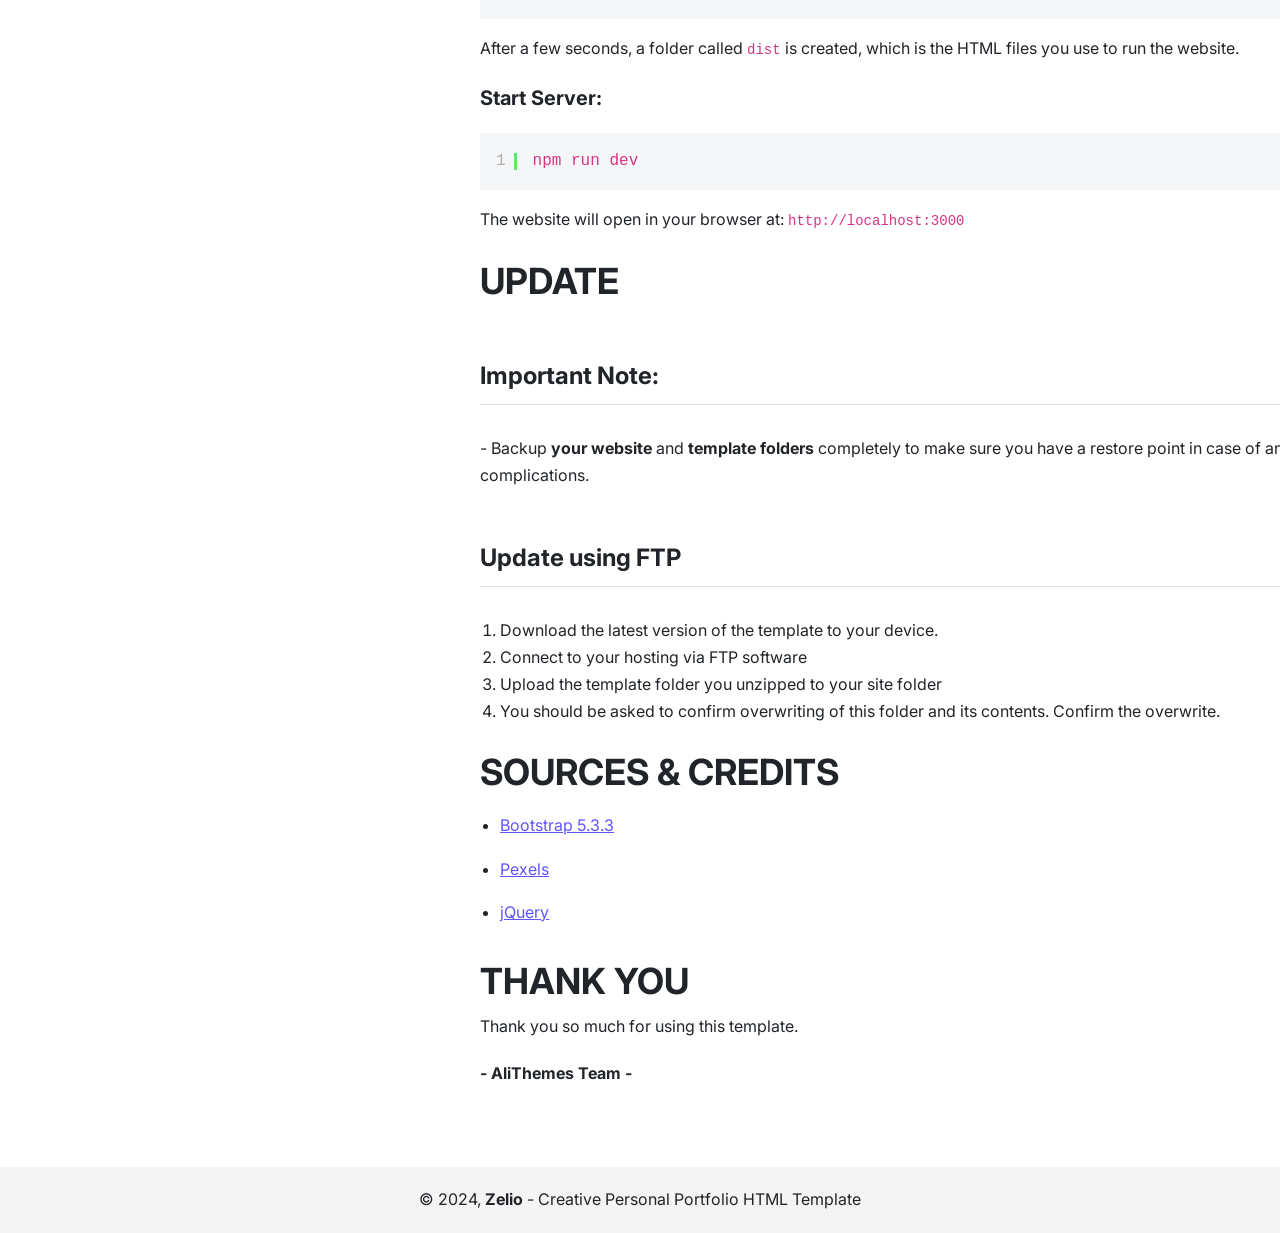
<file: zelio-personal-portfolio-html-bootstrap-template-2024-10-16-03-52-55-utc/Zelio_v3.0.0_Unzip-First/3.Zelio_Documentation/index.html>
﻿<!DOCTYPE html>
<!--[if lt IE 7]>      <html class="no-js lt-ie9 lt-ie8 lt-ie7"> <![endif]-->
<!--[if IE 7]>         <html class="no-js lt-ie9 lt-ie8"> <![endif]-->
<!--[if IE 8]>         <html class="no-js lt-ie9"> <![endif]-->
<!--[if gt IE 8]><!-->
<html class="no-js" lang="en">
	<!--<![endif]-->
	<head>
		<!-- Color modes -->
		<script src="assets/js/vendor/color-modes.js"></script>
		<!-- Basic metas
    ======================================== -->
		<meta http-equiv="content-type" content="text/html; charset=UTF-8" />
		<meta name="viewport" content="width=device-width, initial-scale=1, maximum-scale=1" />
		<meta charset="utf-8" />
		<link rel="shortcut icon" type="image/x-icon" href="assets/images/favicon.svg" />
		<!-- Page Title
    ======================================== -->
		<title>Zelio - Creative Personal Portfolio HTML Template | Documentation</title>
		<!-- Fonts -->
		<link rel="preconnect" href="https://fonts.googleapis.com" />
		<link rel="preconnect" href="https://fonts.gstatic.com" crossorigin />
		<link href="https://fonts.googleapis.com/css2?family=Teachers:ital,wght@0,400..800;1,400..800&display=swap" rel="stylesheet" />
		<!-- Syntax Highlighter -->
		<link rel="stylesheet" type="text/css" href="assets/syntax-highlighter/styles/shCore.css" media="all" />
		<link rel="stylesheet" type="text/css" href="assets/syntax-highlighter/styles/shThemeDefault.css" media="all" />
		<!-- Bootstrap -->
		<link rel="stylesheet" type="text/css" href="assets/css/vendor/bootstrap.min.css" />
		<link rel="stylesheet" type="text/css" href="assets/css/vendor/fontawesome-all.css" />
		<!-- <link rel="stylesheet" type="text/css" href="assets/css/vendor/boxicons.min.css"> -->
		<link rel="stylesheet" type="text/css" href="assets/css/vendor/perfect-scrollbar.css" />
		<!-- Custom css -->
		<link rel="stylesheet" type="text/css" href="assets/css/main.css" />
	</head>
	<body>
		<!--[if lte IE 9]>
			<p class="browserupgrade">You are using an <strong>outdated</strong> browser. Please <a href="https://browsehappy.com/">upgrade your browser</a> to improve your experience and security.</p>
		<![endif]-->
		<!-- Header starts -->
		<a href="#top" class="back-to-top"><i class="fa fa-arrow-up"></i></a>
		<header class="page-header sticky-top" id="top">
			<div class="container-fluid">
				<nav class="page-nav">
					<a href="https://alithemes.com" class="nav-brand d-flex">
						<img src="assets/images/ali-logo.svg" alt="logo" />
						<img src="assets/images/ali-text.svg" alt="logo" class="color-inverse ms-1" />
					</a>
					<div class="d-flex align-items-center">
						<div class="nav-list me-5">
							<a href="https://zelio-html-demo.vercel.app/" target="_blank"><i class="fas fa-external-link-alt me-2"></i>Demo</a>
							<a href="https://alithemes.ticksy.com/" target="_blank"><i class="far fa-life-ring me-2"></i>Support</a>
							<a href="https://themeforest.net/user/alithemes/portfolio/" target="_blank"><i class="fas fa-th me-2"></i>Portfolio</a>
							<a href="#" class="toggle-navbar"><i class="fas fa-bars"></i></a>
						</div>
						<div class="dropdown">
							<button class="btn btn-light btn-icon rounded-circle d-flex align-items-center" type="button" aria-expanded="false" data-bs-toggle="dropdown" aria-label="Toggle theme (auto)">
								<i class="fas fa-adjust fs-4 color-primary"></i>
								<span class="visually-hidden bs-theme-text">Toggle theme</span>
							</button>
							<ul class="dropdown-menu dropdown-menu-end shadow" aria-labelledby="bs-theme-text">
								<li>
									<button type="button" class="dropdown-item d-flex align-items-center fs-4" data-bs-theme-value="light" aria-pressed="false">
										<i class="fas fa-sun"></i>
										<span class="ms-2">Light</span>
									</button>
								</li>
								<li>
									<button type="button" class="dropdown-item d-flex align-items-center fs-4" data-bs-theme-value="dark" aria-pressed="false">
										<i class="fas fa-moon"></i>
										<span class="ms-2">Dark</span>
									</button>
								</li>
								<li>
									<button type="button" class="dropdown-item d-flex align-items-center active fs-4" data-bs-theme-value="auto" aria-pressed="true">
										<i class="fas fa-adjust"></i>
										<span class="ms-2">Auto</span>
									</button>
								</li>
							</ul>
						</div>
					</div>
					<!-- End of .nav-list -->
				</nav>
			</div>
			<!-- End of .container -->
		</header>
		<!-- End of .page-header -->
		<!-- End of .main-content -->
		<div class="main-content-wrapper">
			<div class="container-fluid">
				<div class="main-content p-t-40">
					<aside class="sidebar-navigation sticky-top rounded">
						<nav class="nav">
							<h4 class="mb-3">Table of Content</h4>
							<form action="#" class="search-form m-b-20">
								<div class="input-group">
									<input type="text" class="search-input" placeholder="Search item" />
								</div>
							</form>
							<ol class="doc-nav">
								<li>
									<a class="nav-link" href="#overview">OVERVIEW</a>
									<ol>
										<li><a class="nav-link" href="#features">Features</a></li>
										<li><a class="nav-link" href="#what-you-get">What You Get</a></li>
										<li><a class="nav-link" href="#change-log">Change logs</a></li>
									</ol>
								</li>
								<li>
									<a class="nav-link" href="#structure">STRUCTURE</a>
									<ol>
										<li><a href="#product-structure">Product Structure</a></li>
										<li><a href="#html-structure">HTML Structure</a></li>
										<li><a href="#css-structure">CSS Structure</a></li>
										<li><a href="#js-structure">JS Structure</a></li>
									</ol>
								</li>
								<li><a class="nav-link" href="#development">DEVELOPMENT</a></li>
								<li><a class="nav-link" href="#update">UPDATE</a></li>
								<li><a class="nav-link" href="#credits">SOURCES & CREDITS</a></li>
								<li><a class="nav-link" href="#thanks">THANK YOU</a></li>
							</ol>
						</nav>
					</aside>
					<main class="main">
						<div class="filterable-wrapper">
							<section>
								<p>
									<a href="#" target="_blank">
										<img class="logo-light" src="assets/images/logo-light.svg" alt="" />
										<img class="logo-dark" src="assets/images/logo-dark.svg" alt="" />
									</a>
								</p>
								<h4>Creative Personal Portfolio HTML Template</h4>
								<h3 class="mb-5"></h3>
								<h4 class="mt-0">DOCUMENTATION</h4>
								<ul class="text-small doc-infor">
									<li>Doc version: 3.0.0</li>
									<li>Created: 16 October 2024</li>
									<li>Last update: 22 September 2024</li>
								</ul>
								<h3 class="mb-5"></h3>
							</section>
							<section>
								<h2 id="overview">OVERVIEW</h2>
								<p>Showcase your distinctive skills and creativity with Zelio, a state-of-the-art HTML template crafted specifically for personal portfolios. Perfect for freelancers, designers, artists, and creatives of all types, Zelio offers a sleek, contemporary design that ensures your work shines.</p>

								<p>With fully responsive layouts, customizable sections, and an array of pre-designed pages, Zelio simplifies the process of presenting your portfolio in a visually striking and professional way. Enjoy smooth animations, intuitive navigation, and robust performance as Zelio helps you enhance your personal brand and make a lasting impact. Unleash your creativity and make a statement with Zelio today.</p>

								<p>This template includes a <a href="https://themeforest.net/item/zelio-personal-portfolio-figma-template/53662937">Figma design file</a>, saving you up to $9, making it easier to customize and develop the template to suit your needs.</p>

								<p>Our dedicated Support Center is available for all your support needs, including comprehensive documentation and a ticket system for any inquiries. We typically respond within 12-24 hours.</p>

								<p>We're continually working to improve this item, with more homepages and exciting features on the way. Purchase once and enjoy lifetime updates.</p>
								<h3 id="features">Main Features</h3>
								<ul>
									<li>
										<a href="https://getbootstrap.com/"><strong>Bootstrap Framework:</strong></a> Rapidly build modern websites without ever leaving your HTML.
									</li>
									<li>07 HTML files</li>
									<li>Dark / Light mode options</li>
									<li><strong>Figma design included:</strong> A great gift from us, you can quickly continue developing this template.</li>
									<li><strong>Detailed documentation:</strong> Extensive documentation plus great video guides on how to setup and customize Trucking will make your customizations super easy and fast!</li>
									<li><strong>Responsive & retina ready:</strong>Look of your website on mobile devices is very important these days. So we made sure <strong>Zelio</strong> looks great both on mobile, desktop and retina screens!</li>
									<li><strong>Compatible with browsers:</strong><strong>Zelio</strong> looks great among all major browsers including IE9+.</li>
									<li><strong>Free Lifetime Updates and User Support:</strong>Each purchase of the Theme guarantees you lifetime access to future theme updates at no extra cost. You also get six months of user support with the option of extending this period should you wish.</li>
									<li><strong>Creative Design:</strong> <strong>Zelio</strong> is a bold template that organizing content to follow natural eyes, striking balance between beautiful and visual hierarchy.</li>
									<li><strong>100% Fully Responsive:</strong> The template passed Mobile-Friendly Test – by Google. We also tested carefully the template on almost devices: PC, Laptop, tablet, and phone. All elements are 100% responsive and ready for all devices.</li>
									<li><strong>Pixel Perfect Design</strong></li>
									<li><strong>Color & Fonts is easily changed</strong></li>
									<li><strong>W3C</strong> Validated Code</li>
								</ul>
								<h3 id="what-you-get">What You Get</h3>
								<ol>
									<li>HTML Frontend Template (built from Gulp)</li>
									<li>HTML Frontend Development source code</li>
									<li><a href="https://themeforest.net/item/zelio-personal-portfolio-figma-template/53662937">Figma design file</a></li>
									<li>Documentation</li>
								</ol>
								<h3>Note</h3>
								<p class="alert alert-warning">
									- All images are just used for Preview Purpose Only. They are not part of the template and maybe NOT included in the final purchase files. <br />
									- <strong>This is not a WordPress theme, It is a HTML5 template</strong>
								</p>
								<h3 id="change-log">Change log</h3>
								<pre class="brush: html">
									VERSION 3.0.0
                                    - Add Coming soon, 404 page
									- Add sub menu 
									- Fixed Mobile menu

									VERSION 2.0.0
                                    - Add Demo 2 (Developer), Demo 3 (Author)

                                    VERSION 1.0.0
                                    - First release.
                                 </pre
								>
								<h2 id="structure">STRUCTURE</h2>
								<h3 id="product-structure">Products Files Structure</h3>
								<div class="files-folder-lists">
									<ul class="perfect-scrollbar">
										<li>
											<i class="fas fa-folder"></i><code>/assets</code>
											<ul>
												<li>
													<i class="fas fa-folder"></i><code>/css</code>
													<ul>
														<li>
															<i class="fas fa-file-folder"></i><code>vendors</code>
															<ul>
																<li><i class="fas fa-file-alt"></i><code>/bootstrap.min.css</code></li>
																<li><i class="fas fa-file-alt"></i><code>/normalize.css</code></li>
																<li><i class="fas fa-file-alt"></i><code>/...</code></li>
															</ul>
														</li>
														<li><i class="fas fa-file-alt"></i><code>/style.css</code></li>
													</ul>
												</li>
												<li><i class="fas fa-folder"></i><code>/fonts</code></li>
												<li>
													<i class="fas fa-folder"></i><code>/imgs</code>
													<ul>
														<li><i class="fas fa-folder"></i><code>/page</code></li>
														<li><i class="fas fa-folder"></i><code>/template</code></li>
													</ul>
												</li>
												<li>
													<i class="fas fa-folder"></i><code>/js</code>
													<ul>
														<li>
															<i class="fas fa-folder"></i><code>/vendors</code>
															<ul>
																<li><i class="fas fa-file-alt"></i><code>/modernizr-3.6.0.min.js</code></li>
																<li><i class="fas fa-file-alt"></i><code>/alpine.min.js</code></li>
																<li><i class="fas fa-file-alt"></i><code>/jquery.scrollUp.min.js</code></li>
																<li><i class="fas fa-file-alt"></i><code>/jquery-3.7.1.min.js</code></li>
																<li><i class="fas fa-file-alt"></i><code>/lightbox.js</code></li>
																<li><i class="fas fa-file-alt"></i><code>/swiper-bundle.js</code></li>
																<li><i class="fas fa-file-alt"></i><code>/lightbox.js</code></li>
																<li><i class="fas fa-file-alt"></i><code>/...</code></li>
															</ul>
														</li>
														<li><i class="fas fa-alt"></i><code>main.js</code></li>
													</ul>
												</li>
											</ul>
										</li>
										<li><i class="fas fa-file-alt"></i><code>/index.html</code></li>
										<li><i class="fas fa-file-alt"></i><code>/index-2.html</code></li>
										<li><i class="fas fa-file-alt"></i><code>/index-3.html</code></li>
										<li><i class="fas fa-folder-plus"></i><code>/.........</code></li>
									</ul>
								</div>
								<h3 id="html-structure">HTML Structure</h3>
								<p>All information in the main content area is placed in the body tag. The general sample structure is quite similar throughout the sample. This is the general structure of the main page (index.html).</p>
								<pre class="brush: html">                                
                                <!--
                                    <body>
                                        <div id="preloader">
                                            <div id="loader" class="loader">
                                                <div class="loader-container">
                                                    <div class="loader-icon"><img src="assets/images/logo/favicon.svg" alt="Preloader"></div>
                                                </div>
                                            </div>
                                        </div>
                                        <div class="top-bar position-relative z-4 d-none d-lg-block">
                                            ............
                                        </div>
                                        <header>
                                            ............
                                        </header>
                                        <main>
                                            ............
                                        </main>
                                        <footer>
                                            ............
                                        </footer>
                                        <div class="btn-scroll-top">
                                            <svg class="progress-square svg-content" width="100%" height="100%" viewBox="0 0 40 40">
                                                <path d="M8 1H32C35.866 1 39 4.13401 39 8V32C39 35.866 35.866 39 32 39H8C4.13401 39 1 35.866 1 32V8C1 4.13401 4.13401 1 8 1Z" />
                                            </svg>
                                        </div>
                                    </body>
                                -->
                            </pre>
								<h3 id="css-structure">CSS Structure</h3>
								<p>These are the css files that are loaded into templates in Head Section.</p>
								<pre class="brush: html">
                                <!--
                                    <link rel="stylesheet" href="assets/css/main.css" />
                                 -->
                            </pre>
								<p>Import fonts</p>
								<pre class="brush: css">
                                <!--
                                 @import url("https://fonts.googleapis.com/css2?family=DM+Sans:ital,opsz,wght@0,9..40,100..1000;1,9..40,100..1000&family=Manrope:wght@200..800&display=swap");
                                -->
                            </pre>
								<p>Import third party CSS library</p>
								<pre class="brush: css">
                                <!--
                                    <link rel="stylesheet" href="assets/css/vendors/bootstrap.min.css">
                                    <link rel="stylesheet" href="assets/css/vendors/swiper-bundle.min.css">
                                    <link rel="stylesheet" href="assets/css/vendors/aos.css">
                                    <link rel="stylesheet" href="assets/css/vendors/odometer.css">
                                    <link rel="stylesheet" href="assets/css/vendors/carouselTicker.css">
                                    <link rel="stylesheet" href="assets/css/vendors/magnific-popup.css">
                                    <link rel="stylesheet" href="assets/fonts/remixicon/remixicon.css">
                                    <link rel="stylesheet" href="assets/fonts/satoshi/satoshi.css">
                                    ...
                                -->
                            </pre>
								<h3 id="js-structure">JS Structure</h3>
								<p>These are the list of Javascript files that are loaded into templates in end of the Body Section.</p>
								<p>You can find this in: <code>src/views/partials/scripts.html</code></p>
								<pre class="brush: html">
                                <!-- Vendor JS
                                    <script src="assets/js/vendors/jquery-3.7.1.min.js"></script>
                                    <script src="assets/js/vendors/bootstrap.bundle.min.js"></script>
                                    <script src="assets/js/vendors/swiper-bundle.min.js"></script>
                                    <script src="assets/js/vendors/aos.js"></script>
                                    <script src="assets/js/vendors/wow.min.js"></script>
                                    <script src="assets/js/vendors/headhesive.min.js"></script>
                                    <script src="assets/js/vendors/smart-stick-nav.js"></script>
                                    <script src="assets/js/vendors/jquery.magnific-popup.min.js"></script>
                                    <script src="assets/js/vendors/gsap.min.js"></script>
                                    <script src="assets/js/vendors/imagesloaded.pkgd.min.js"></script>
                                    <script src="assets/js/vendors/isotope.pkgd.min.js"></script>
                                    <script src="assets/js/vendors/ScrollToPlugin.min.js"></script>
                                    <script src="assets/js/vendors/ScrollTrigger.min.js"></script>
                                    <script src="assets/js/vendors/jquery.carouselTicker.min.js"></script>
                                    <script src="assets/js/vendors/jquery.odometer.min.js"></script>
                                    <script src="assets/js/vendors/jquery.appear.js"></script>
                                    <script src="assets/js/vendors/gsap-custom.js"></script>
                                    <script src="assets/js/imageRevealHover.js"></script>
                                    <script src="assets/js/vendors/aat.min.js"></script>
                                -->
                            </pre>
								<h2 id="development">DEVELOPMENT</h2>
								<p>Learn how to included npm scripts to automate your time-consuming tasks in your development workflow with Gulp toolkit.</p>
								<h4>Quick Start</h4>
								<p>Zelio uses <a href="https://docs.npmjs.com/misc/scripts" target="_blank">NPM scripts </a> for its build system. Our <code class="highlighter-rouge">package.json</code> includes convenient methods for working with the framework, including compiling code, running tests, and more.</p>
								<p>To use our build system and run our documentation locally, you'll need a copy of Zelio's development source files and NodeJS. Follow these steps and you should be ready to rock:</p>
								<ol>
									<li><a href="https://nodejs.org/en/" target="_blank">Download and install Node.js </a>, which we use to manage our dependencies.</li>
									<li><a href="https://gulpjs.com/docs/en/getting-started/quick-start" target="_blank">Download and install Gulp.js </a>, which we use to manage our dependencies.</li>
									<li>Navigate to the root <code class="highlighter-rouge">/Zelio</code> directory and run <code class="highlighter-rouge">npm install</code> to install our local dependencies listed in <code class="highlighter-rouge">package.json</code>.</li>
								</ol>
								<p>When completed, you'll be able to run the various commands provided from the command line.</p>
								<h4>Installing NPM modules</h4>
								<p>
									First, change the command line path into your project where Zelio folder is located. if you have not done this before, you may check the following article to quick start, you may run
									<code class="highlighter-rouge">package.json</code> file by using the following command:
								</p>
								<pre class="brush: html">
                                npm install
                            </pre
								>
								<p>If you check the project folder when the command has finished executing, you should see that Gulp has created a <code class="highlighter-rouge">node_modules</code> folder.</p>
								<h4>Run Gulp</h4>
								<p>Compile and watch the <code class="highlighter-rouge">PUG/SCSS/JS/HTML</code>, use Live Reload to update browsers instantly, start a server, and pop a tab in your default browser. Any changes made to the source files will be compiled as soon as you save the file. To try it out run:</p>
								<p>First, run this command</p>
								<pre class="brush: html">
                                npm run build
                            </pre
								>
								<p>After a few seconds, a folder called <code class="highlighter-rouge">dist</code> is created, which is the HTML files you use to run the website.</p>
								<h4>Start Server:</h4>
								<pre class="brush: html">
                                npm run dev
                            </pre
								>
								<p>The website will open in your browser at: <code class="highlighter-rouge">http://localhost:3000</code></p>
								<h2 id="update">UPDATE</h2>
								<h3>Important Note:</h3>
								<p>- Backup <strong>your website</strong> and <strong>template folders</strong> completely to make sure you have a restore point in case of any complications.</p>
								<h3>Update using FTP</h3>
								<ol>
									<li>Download the latest version of the template to your device.</li>
									<li>Connect to your hosting via FTP software</li>
									<li>Upload the template folder you unzipped to your site folder</li>
									<li>You should be asked to confirm overwriting of this folder and its contents. Confirm the overwrite.</li>
								</ol>
								<h2 id="credits">SOURCES & CREDITS</h2>
								<div class="script-source">
									<ul>
										<li><a target="_blank" href="https://getbootstrap.com/">Bootstrap 5.3.3</a></li>
										<li><a target="_blank" href="http://www.pexels.com">Pexels</a></li>
										<li><a target="_blank" href="http://jquery.com">jQuery</a></li>
									</ul>
								</div>
								<h2 id="thanks">THANK YOU</h2>
								<p>Thank you so much for using this template.</p>
								<p><strong> - AliThemes Team - </strong></p>
							</section>
						</div>
						<!-- End of .filterable-wrapper -->
					</main>
				</div>
				<!-- End of .main-content -->
			</div>
			<!-- End of .container -->
		</div>
		<!-- End of .main-content -->
		<footer class="page-footer">
			<div class="container-fluid text-center">
				<p>&copy; 2024, <strong class="text-brand">Zelio</strong> - Creative Personal Portfolio HTML Template</p>
			</div>
			<!-- End of .page-footer -->
		</footer>
		<!-- End of .page-footer -->
		<!-- jQuery -->
		<script src="assets/js/vendor/jquery.min.js"></script>
		<script src="assets/js/vendor/jquery-migrate.min.js"></script>
		<script src="assets/js/vendor/bootstrap.bundle.min.js"></script>
		<script src="assets/js/vendor/perfect-scrollbar.js"></script>
		<!-- jQuery Easing Plugin -->
		<script src="assets/js/vendor/easing-1.3.js"></script>
		<!-- Custom Script -->
		<script src="assets/js/main.js"></script>
		<script>
			if (/MSIE \d|Trident.*rv:/.test(navigator.userAgent)) {
				document.write('<script src="https://cdn.jsdelivr.net/npm/css-vars-ponyfill@1"><\/script>');
				document.write('<script src="assets/js/ie.js"><\/script>');
			}
		</script>
		<script type="text/javascript" src="assets/syntax-highlighter/scripts/shCore.js"></script>
		<script type="text/javascript" src="assets/syntax-highlighter/scripts/shBrushXml.js"></script>
		<script type="text/javascript" src="assets/syntax-highlighter/scripts/shBrushCss.js"></script>
		<script type="text/javascript" src="assets/syntax-highlighter/scripts/shBrushJScript.js"></script>
		<script type="text/javascript" src="assets/syntax-highlighter/scripts/shBrushPhp.js"></script>
		<script type="text/javascript">
			SyntaxHighlighter.all();
		</script>
	</body>
</html>
</file>
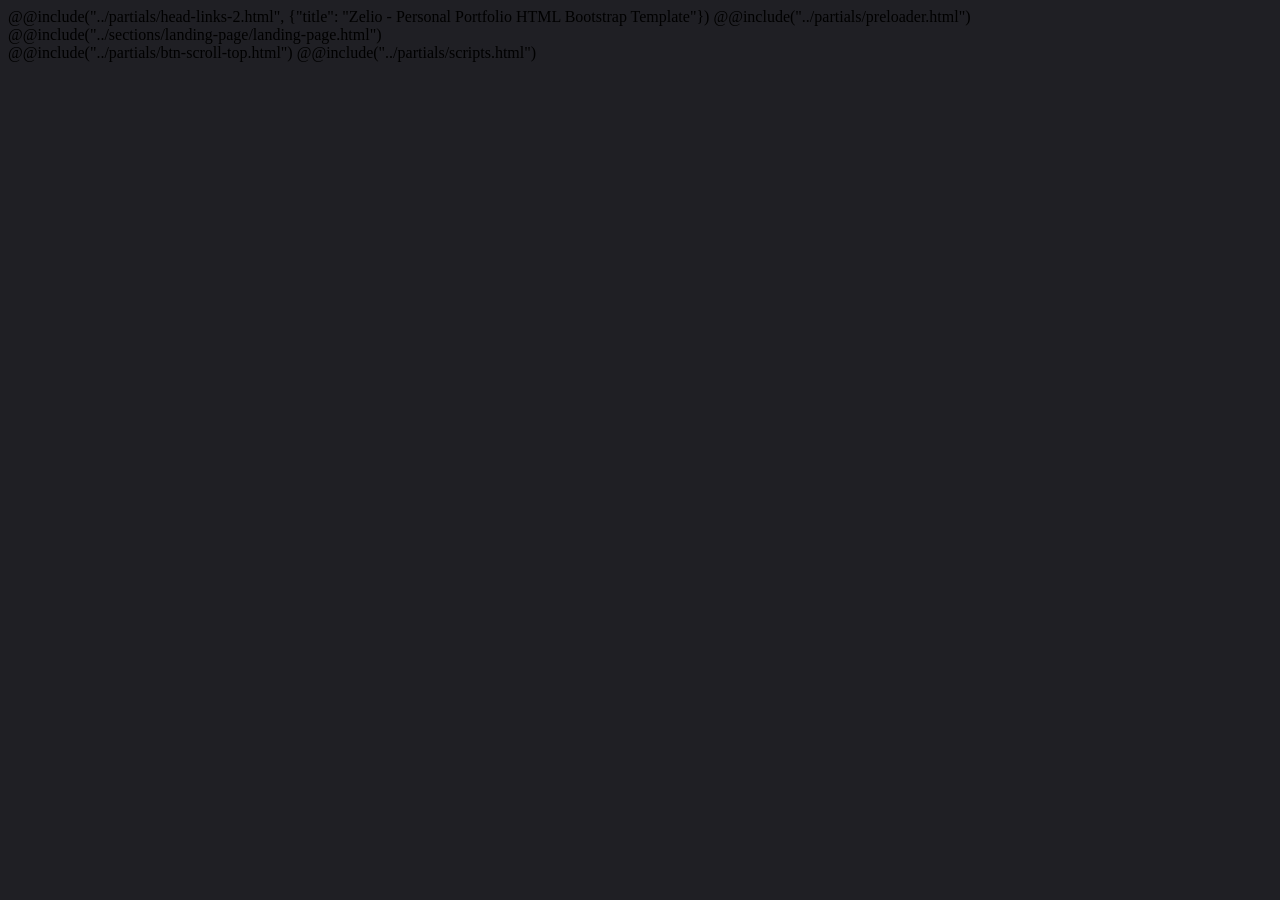
<file: zelio-personal-portfolio-html-bootstrap-template-2024-10-16-03-52-55-utc/Zelio_v3.0.0_Unzip-First/2.Zelio_Development_SourceCode/src/views/pages/index.html>
<!doctype html>
<html lang="en" data-bs-theme="dark">
    <head>
        @@include("../partials/head-links-2.html", {"title": "Zelio - Personal Portfolio HTML Bootstrap Template"})
    </head>
    <body style="background-color: #1f1f24;">
        <!-- prettier-ignore -->
        @@include("../partials/preloader.html")
        <main>
            <!-- prettier-ignore -->
            @@include("../sections/landing-page/landing-page.html")
        </main>
        <!-- prettier-ignore -->
        @@include("../partials/btn-scroll-top.html")
        @@include("../partials/scripts.html")
    </body>
</html>
</file>
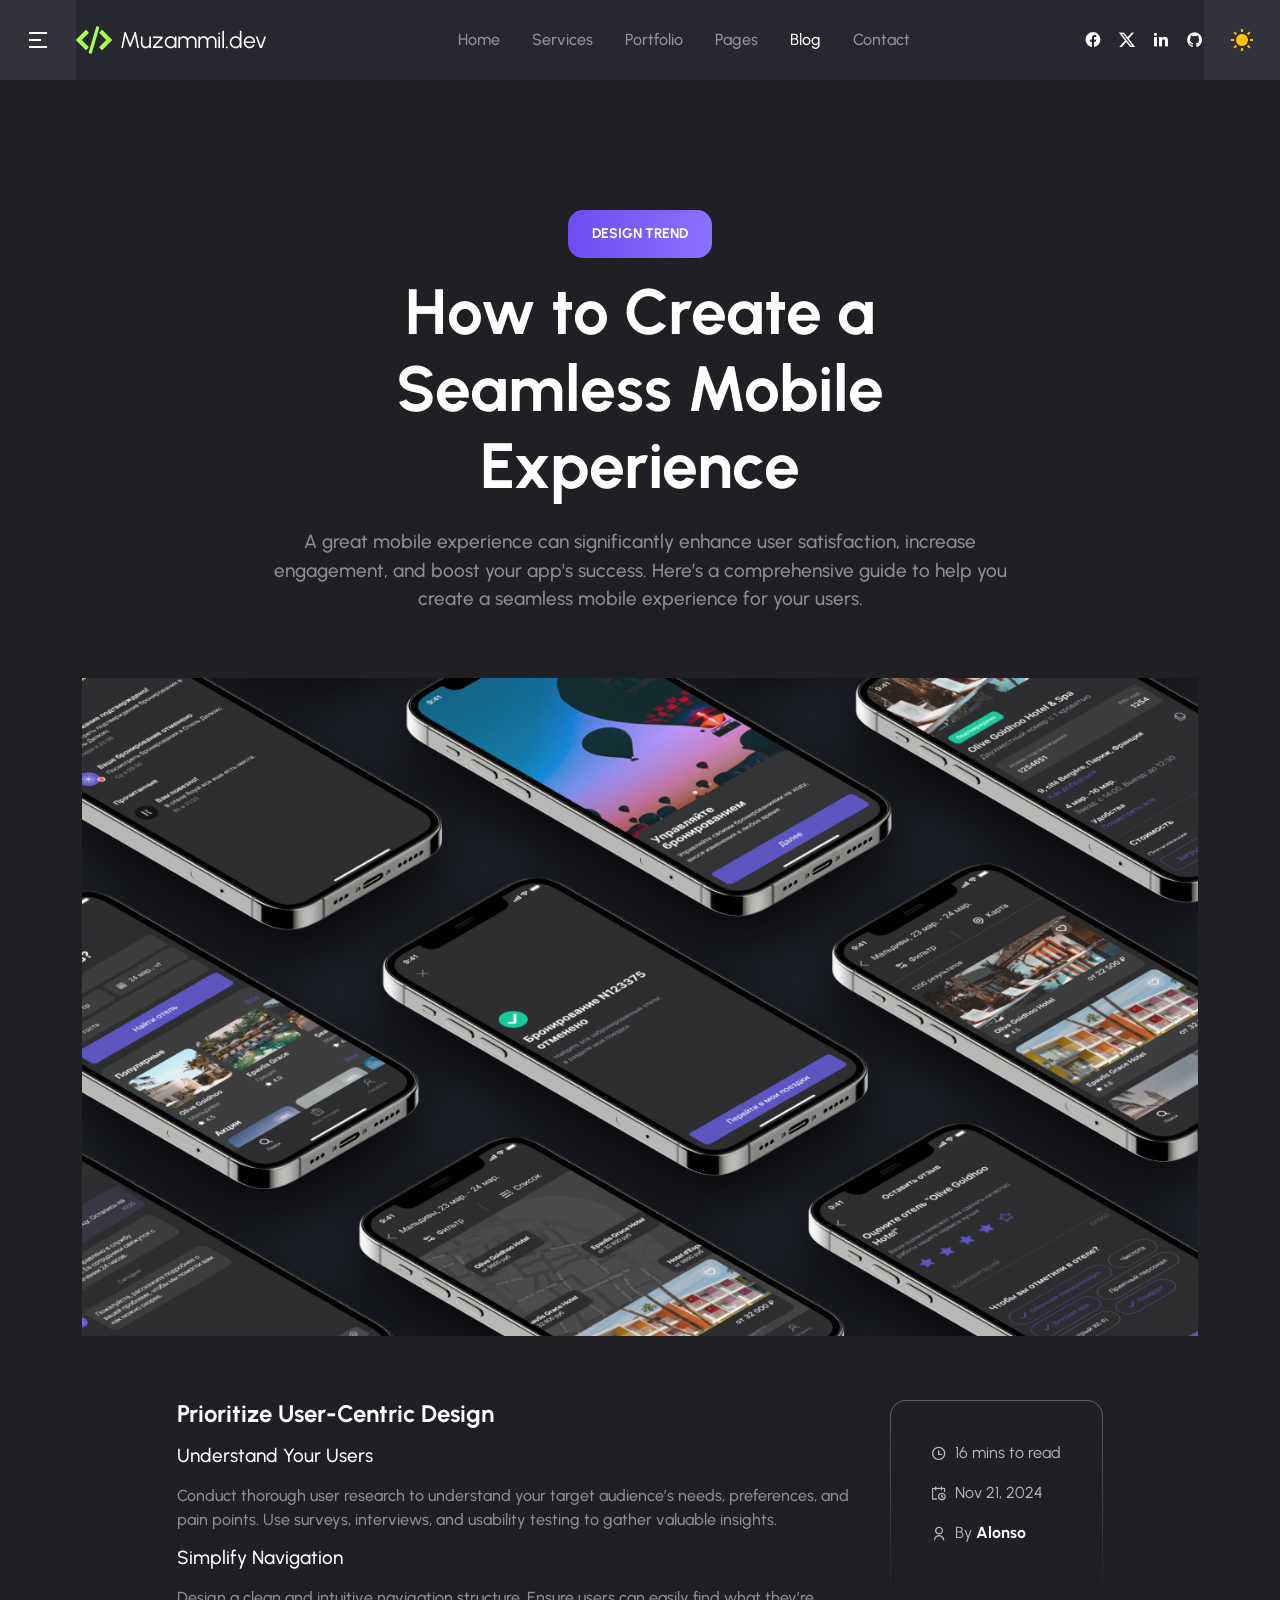
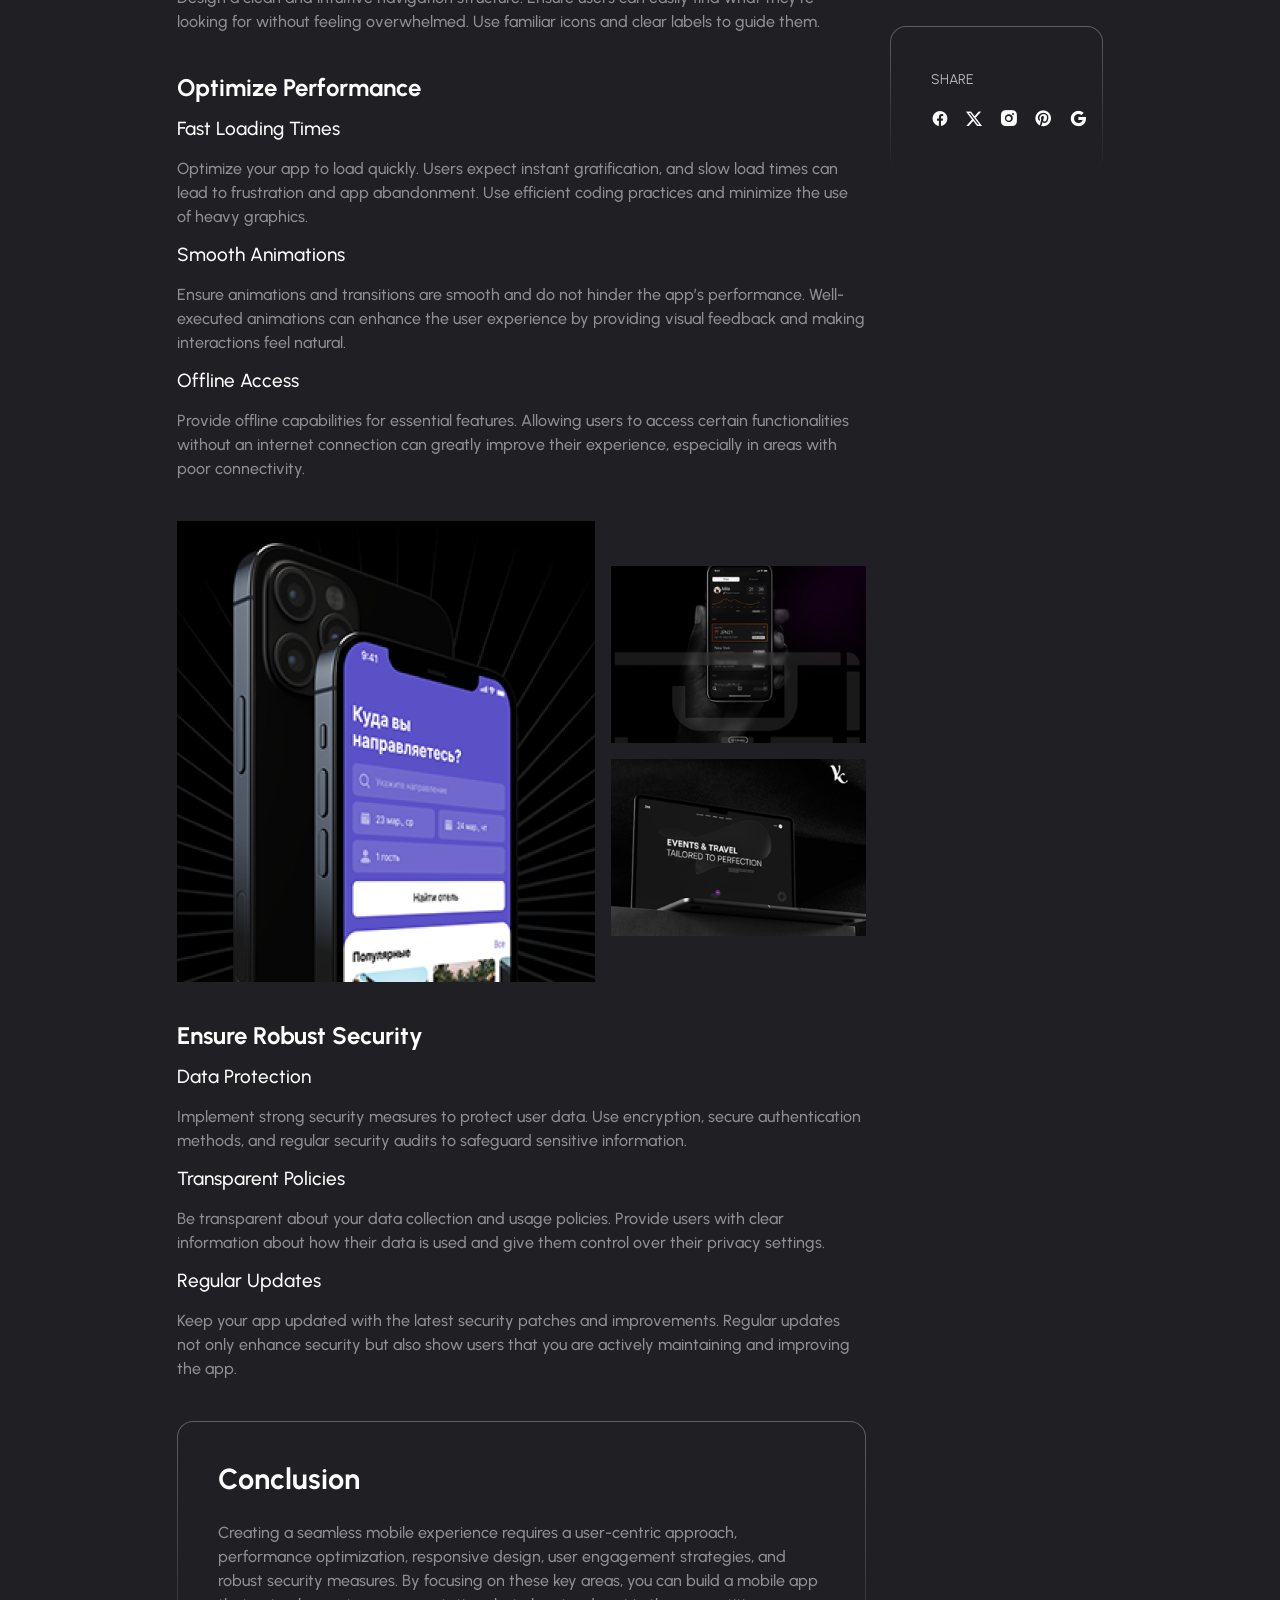
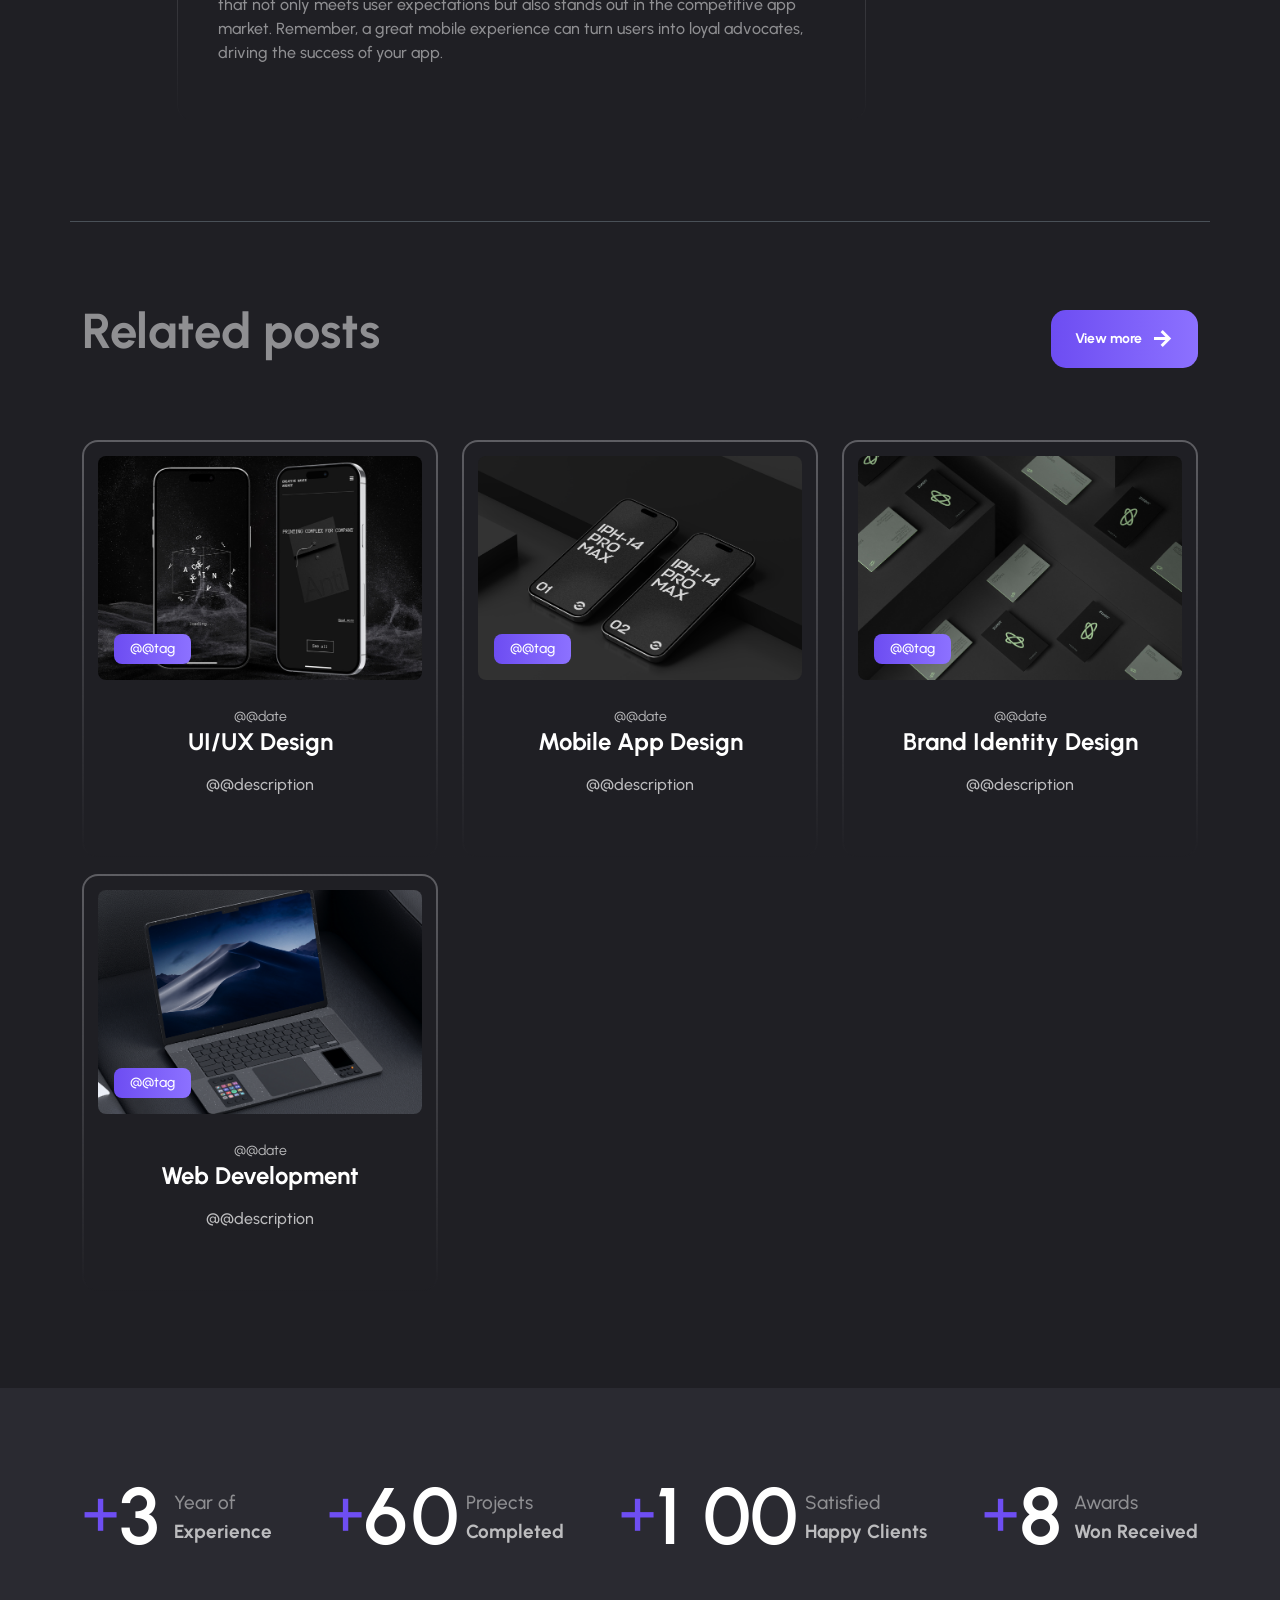
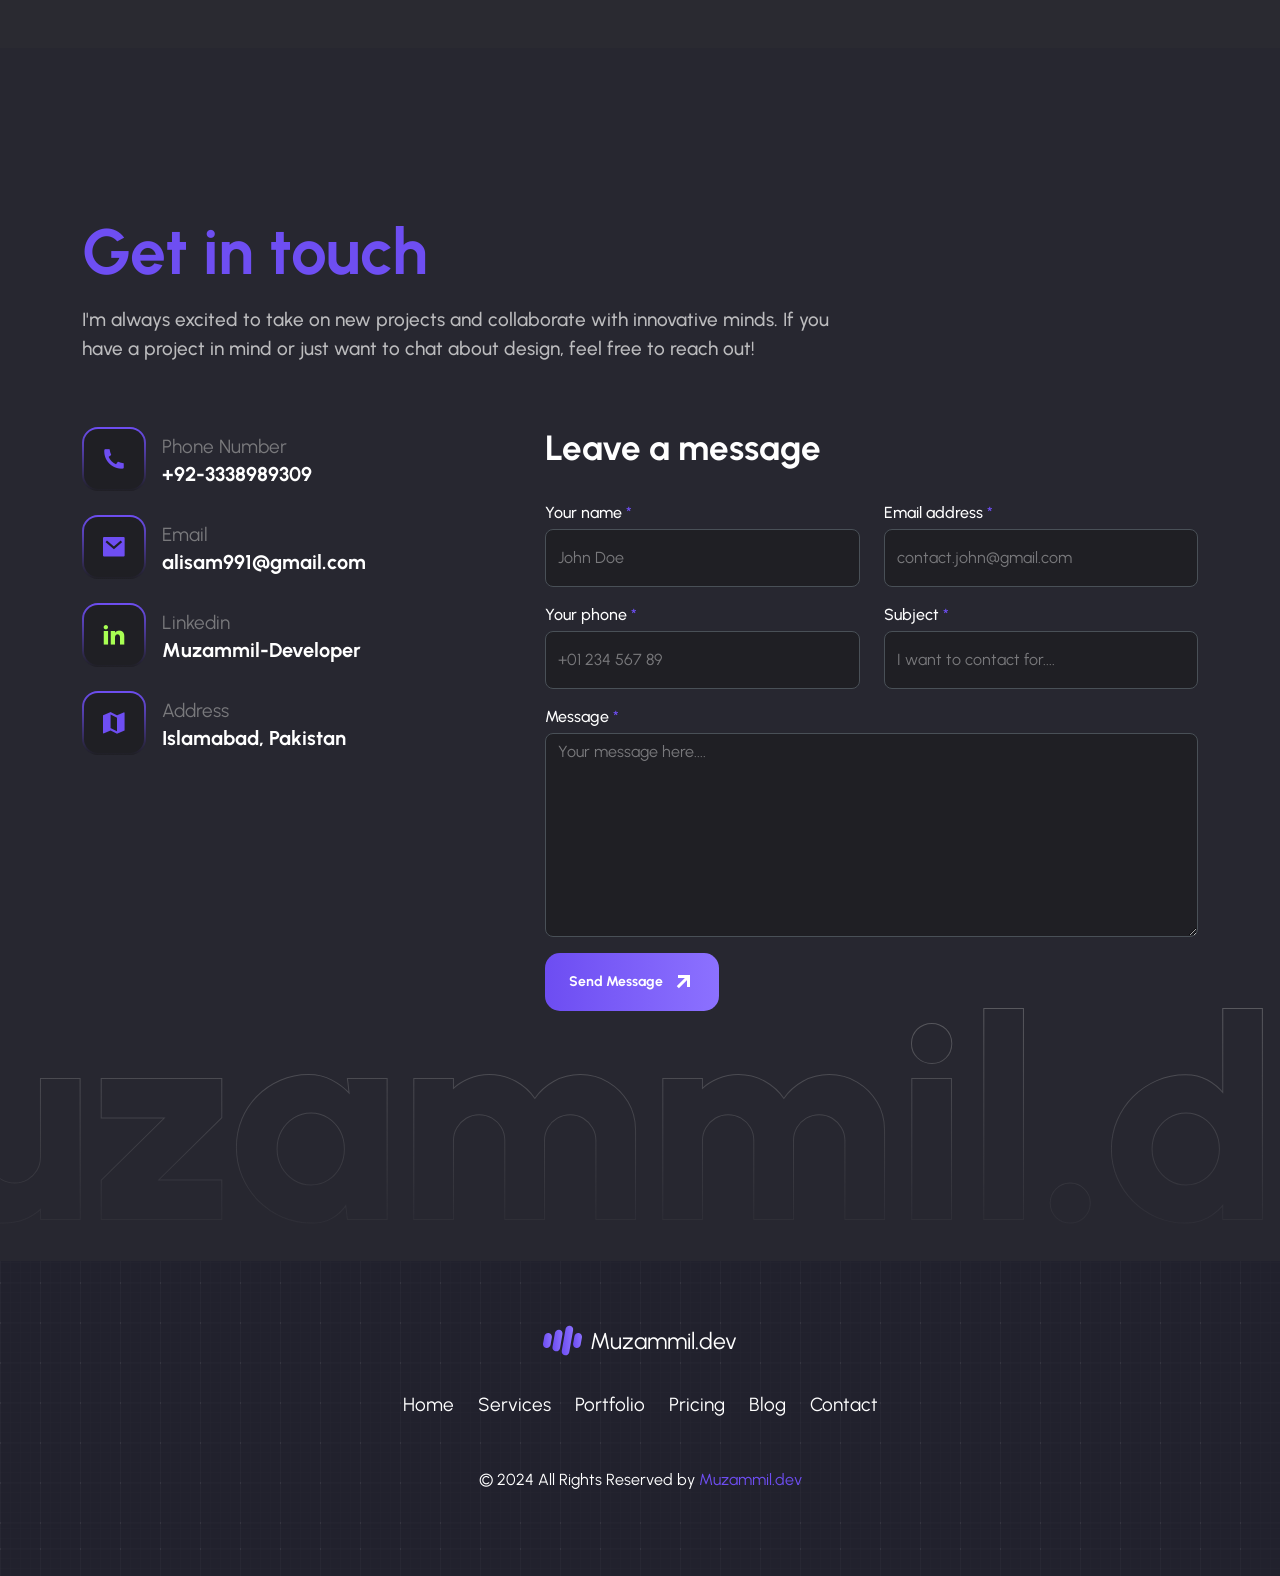
<file: blog-details.html>
<!doctype html>
<html lang="en" data-bs-theme="dark">
    <head>
        <meta charset="UTF-8" />
<meta name="viewport" content="width=device-width, initial-scale=1.0" />
<meta http-equiv="x-ua-compatible" content="ie=edge" />
<title>Muzammil - Personal Portfolio Template</title>
<script src="assets/js/vendors/color-modes.js"></script>
<!-- Favicon icon-->
<link rel="shortcut icon" type="image/x-icon" href="assets/imgs/template/favicon-gradient.svg" />
<!-- Libs CSS -->
<link rel="stylesheet" href="assets/css/vendors/bootstrap.min.css" />
<link rel="stylesheet" href="assets/css/vendors/swiper-bundle.min.css" />
<link rel="stylesheet" href="assets/css/vendors/aos.css" />
<link rel="stylesheet" href="assets/css/vendors/odometer.css" />
<link rel="stylesheet" href="assets/css/vendors/carouselTicker.css" />
<link rel="stylesheet" href="assets/css/vendors/magnific-popup.css" />
<link rel="stylesheet" href="assets/fonts/remixicon/remixicon.css" />
<link rel="stylesheet" href="assets/fonts/satoshi/satoshi.css" />
<!-- Fonts -->
<link rel="preconnect" href="https://fonts.googleapis.com" />
<link rel="preconnect" href="https://fonts.gstatic.com" crossorigin />
<link href="https://fonts.googleapis.com/css2?family=DM+Mono:wght@300;400;500&family=Playfair+Display:wght@400..900&family=Urbanist:wght@100..900&display=swap" rel="stylesheet" />
<!-- Main CSS -->
<link rel="stylesheet" href="assets/css/main.css" />
    <link rel="stylesheet" href="assets/css/responsive-fixes.css?v=2" />

    </head>
    <body>
        <!-- prettier-ignore -->
        <!--Preloader-->
<div id="preloader">
    <div class="loader-cover">
        <div class="loader-container">
            <div class="loader-icon"></div>
        </div>
    </div>
</div>
<!--Preloader-end -->

        <!-- Navbar -->
<header>
    <nav class="navbar navbar-expand-lg navbar-light w-100 flex-nowrap z-999 p-0">
        <a href="#" class="navbar-menu p-4 text-center square-100 menu-tigger icon_80 icon-shape d-none d-md-flex" data-bs-target=".offCanvas__info" aria-controls="offCanvas__info">
            <i class="ri-menu-2-line"></i>
        </a>
        <div class="container py-3 px-0">
            <a class="navbar-brand d-flex main-logo align-items-center ms-lg-0 ms-md-5 ms-3" href="index.html">
                <img src="assets/imgs/home-page-2/template/favicon.svg" alt="zelio" />
                <span class="fs-4 ms-2">Muzammil.dev</span>
            </a>
            <div class="d-none d-lg-flex"><div class="main-menu">
    <ul class="navbar-nav me-auto mb-2 mb-lg-0">
        <li class="nav-item">
                                <a class="nav-link" href="index.html">Home</a>
                            </li>

        <li class="nav-item">
            <a class="nav-link" href="services.html">Services</a>
        </li>
        <li class="nav-item">
            <a class="nav-link" href="work.html">Portfolio</a>
        </li>

        <li class="nav-item  has-children">
            <a class="nav-link" href="#">Pages</a>
            <ul class="sub-menu">
                <li><a href="pricing.html">Pricing</a></li>
                <li><a href="coming-soon.html">Coming Soon</a></li>
                <li><a href="404.html">404</a></li>
            </ul>
        </li>

        <li class="nav-item">
            <a class="nav-link active" href="blog-list.html">Blog</a>
        </li>
        <li class="nav-item">
            <a class="nav-link" href="#contact">Contact</a>
        </li>
    </ul>
</div>
</div>
            <div class="navbar-social d-flex align-items-center pe-5 pe-lg-0 me-5 me-lg-0">
                <div class="d-md-flex d-none gap-3">
                    <a href="https://www.facebook.com/muzammil.ahmed.4">
                        <i class="ri-facebook-circle-fill fs-18"></i>
                    </a>
                    <a href="http://twitter.com">
                        <i class="ri-twitter-x-fill fs-18"></i>
                    </a>
                    <a href="https://www.linkedin.com/in/muzammil-ahmed-903911263/">
                        <i class="ri-linkedin-fill fs-18"></i>
                    </a>
                    <a href="https://github.com/Muzammil309">
                        <i class="ri-github-fill fs-18"></i>
                    </a>
                </div>
                <div class="burger-icon burger-icon-white border rounded-3">
                    <span class="burger-icon-top"></span>
                    <span class="burger-icon-mid"></span>
                    <span class="burger-icon-bottom"></span>
                </div>
            </div>
        </div>
        <div class="dark-light-switcher pe-10 pe-lg-0 pe-0 ps-md-5 ps-0 ps-lg-4 pe-lg-4 d-flex justify-content-center align-items-center icon_80 @@classList">
    <i class="ri-sun-fill text-warning"></i>
    <i class="ri-contrast-2-line text-white"></i>
</div>

    </nav>
    <!-- offCanvas-menu -->
<div class="offCanvas__info">
    <div class="offCanvas__close-icon menu-close">
        <button><i class="ri-close-line"></i></button>
    </div>
    <div class="offCanvas__logo mb-5"><h3 class="mb-0">Get in touch</h3></div>
    <div class="offCanvas__side-info mb-30">
        <div class="contact-list mb-30">
            <p class="fs-6 fw-medium text-200 mb-5">I'm always excited to take on new projects and collaborate with innovative minds.</p>
            <div class="mb-3">
                <span class="text-400 fs-5">Phone Number</span>
                <p class="mb-0">+92-3338989309</p>
            </div>
            <div class="mb-3">
                <span class="text-400 fs-5">Email</span>
                <p class="mb-0">alisam991@gmail.com</p>
            </div>
            <div class="mb-3">
                <span class="text-400 fs-5">Linkedin</span>
                <p class="mb-0">Muzammil-Developer</p>
            </div>
            <div class="mb-3">
                <span class="text-400 fs-5">Address</span>
                <p class="mb-0">Islamabad, Pakistan</p>
            </div>
        </div>

        <div class="contact-list">
            <p class="text-400 fs-5 mb-2">Social</p>
            <div class="d-md-flex d-none gap-3">
                <a href="https://www.facebook.com/muzammil.ahmed.4">
                    <i class="ri-facebook-circle-fill fs-18"></i>
                </a>
                <a href="http://twitter.com">
                    <i class="ri-twitter-x-fill fs-18"></i>
                </a>
                <a href="https://www.linkedin.com/in/muzammil-ahmed-903911263/">
                    <i class="ri-linkedin-fill fs-18"></i>
                </a>
                <a href="https://github.com/Muzammil309">
                    <i class="ri-github-fill fs-18"></i>
                </a>
            </div>
        </div>
    </div>
</div>
<div class="offCanvas__overly"></div>
 <div class="mobile-header-active mobile-header-wrapper-style perfect-scrollbar button-bg-2">
    <div class="mobile-header-wrapper-inner">
        <div class="mobile-header-logo">
            <a class="d-flex main-logo align-items-center d-inline-flex" href="index.html">
                <img src="assets/imgs/footer-1/logo.svg" alt="zelio" />
                <span class="fs-4 ms-2 text-dark">Muzammil.dev</span>
            </a>
            <div class="burger-icon burger-icon-white border rounded-3">
                <span class="burger-icon-top"></span>
                <span class="burger-icon-mid"></span>
                <span class="burger-icon-bottom"></span>
            </div>
        </div>
        <div class="mobile-header-content-area">
            <div class="perfect-scroll">
                <div class="mobile-menu-wrap mobile-header-border">
                    <nav>
                        <ul class="mobile-menu font-heading ps-0">
                            <li class="nav-item">
                                <a class="nav-link" href="index.html">Home</a>
                            </li>

                            <li class="nav-item">
                                <a class="nav-link" href="services.html">Services</a>
                            </li>
                            <li class="nav-item">
                                <a class="nav-link" href="work.html">Portfolio</a>
                            </li>

                            <li class="nav-item">
                                <a class="nav-link" href="pricing.html">Pricing</a>
                            </li>

                            <li class="nav-item">
                                <a class="nav-link active" href="blog-list.html">Blog</a>
                            </li>
                            <li class="nav-item">
                                <a class="nav-link" href="#contact">Contact</a>
                            </li>
                        </ul>
                    </nav>
                </div>
            </div>
        </div>
    </div>
</div>

</header>

        <main>
            <!-- prettier-ignore -->
            <!-- blog details -->
<section class="section-details pt-130 pb-100">
    <div class="container">
        <div class="row">
            <div class="col-lg-8 mx-lg-auto mb-8">
                <div class="text-center">
                    <div class="btn btn-gradient d-inline-block text-uppercase">Design trend</div>
                    <h3 class="ds-3 mt-3 mb-4 text-dark">How to Create a Seamless Mobile Experience</h3>
                    <p class="text-300 fs-5 mb-0">
                        A great mobile experience can significantly enhance user satisfaction, increase <br />
                        engagement, and boost your app's success. Here’s a comprehensive guide to help you <br />
                        create a seamless mobile experience for your users.
                    </p>
                </div>
            </div>
            <img src="assets/imgs/blog/blog-1/img-background.png" alt="zelio" />
            <div class="col-lg-10 mx-lg-auto mt-8">
                <div class="row">
                    <div class="col-lg-9">
                        <h5>Prioritize User-Centric Design</h5>
                        <h5 class="fs-5 fw-medium">Understand Your Users</h5>
                        <p class="text-300">Conduct thorough user research to understand your target audience’s needs, preferences, and pain points. Use surveys, interviews, and usability testing to gather valuable insights.</p>
                        <h5 class="fs-5 fw-medium">Simplify Navigation</h5>
                        <p class="text-300">Design a clean and intuitive navigation structure. Ensure users can easily find what they’re looking for without feeling overwhelmed. Use familiar icons and clear labels to guide them.</p>
                        <h5 class="mt-6">Optimize Performance</h5>
                        <h5 class="fs-5 fw-medium">Fast Loading Times</h5>
                        <p class="text-300">Optimize your app to load quickly. Users expect instant gratification, and slow load times can lead to frustration and app abandonment. Use efficient coding practices and minimize the use of heavy graphics.</p>
                        <h5 class="fs-5 fw-medium">Smooth Animations</h5>
                        <p class="text-300">Ensure animations and transitions are smooth and do not hinder the app’s performance. Well-executed animations can enhance the user experience by providing visual feedback and making interactions feel natural.</p>
                        <h5 class="fs-5 fw-medium">Offline Access</h5>
                        <p class="text-300">Provide offline capabilities for essential features. Allowing users to access certain functionalities without an internet connection can greatly improve their experience, especially in areas with poor connectivity.</p>
                        <div class="d-flex align-items-center my-6">
                            <img class="" src="assets/imgs/blog/blog-1/img-10.png" alt="zelio" />
                            <div class="d-md-flex flex-column d-none gap-3 ms-3">
                                <img src="assets/imgs/blog/blog-1/img-11.png" alt="zelio" />
                                <img src="assets/imgs/blog/blog-1/img-12.png" alt="zelio" />
                            </div>
                        </div>
                        <h5>Ensure Robust Security</h5>
                        <h5 class="fs-5 fw-medium">Data Protection</h5>
                        <p class="text-300">Implement strong security measures to protect user data. Use encryption, secure authentication methods, and regular security audits to safeguard sensitive information.</p>
                        <h5 class="fs-5 fw-medium">Transparent Policies</h5>
                        <p class="text-300">Be transparent about your data collection and usage policies. Provide users with clear information about how their data is used and give them control over their privacy settings.</p>
                        <h5 class="fs-5 fw-medium">Regular Updates</h5>
                        <p class="text-300">Keep your app updated with the latest security patches and improvements. Regular updates not only enhance security but also show users that you are actively maintaining and improving the app.</p>
                        <div class="border-linear-3 rounded-4 p-lg-6 p-md-4 p-3 mt-6">
                            <h4>Conclusion</h4>
                            <p class="text-300 mt-4">Creating a seamless mobile experience requires a user-centric approach, performance optimization, responsive design, user engagement strategies, and robust security measures. By focusing on these key areas, you can build a mobile app that not only meets user expectations but also stands out in the competitive app market. Remember, a great mobile experience can turn users into loyal advocates, driving the success of your app.</p>
                        </div>
                    </div>
                    <div class="col-lg-3 col-md-6 col-8">
                        <div class="border-linear-3 rounded-4 p-lg-6 p-md-4 p-3 mt-lg-0 mt-4">
                            <div class="d-flex align-items-center mb-3">
                                <i class="ri-time-line fs-6"></i>
                                <span class="ms-2 fs-6">16 mins to read</span>
                            </div>
                            <div class="d-flex align-items-center mb-3">
                                <i class="ri-calendar-schedule-line fs-6"></i>
                                <span class="ms-2 fs-6">Nov 21, 2024</span>
                            </div>
                            <div class="d-flex align-items-center mb-3">
                                <i class="ri-user-line fs-6"></i>
                                <span class="ms-2 fs-6">By <a class="fw-bold" href="#">Alonso</a></span>
                            </div>
                        </div>
                        <div class="border-linear-3 rounded-4 p-lg-6 p-md-4 p-3 mt-4">
                            <span class="text-uppercase fs-7">Share</span> <br />
                            <div class="d-flex gap-3 pt-3">
                                <a href="#" class="text-decoration-none">
                                    <i class="ri-facebook-circle-fill fs-18"></i>
                                </a>
                                <a href="#" class="text-decoration-none">
                                    <i class="ri-twitter-x-fill fs-18"></i>
                                </a>
                                <a href="#" class="text-decoration-none">
                                    <i class="ri-instagram-fill fs-5"></i>
                                </a>
                                <a href="#" class="text-decoration-none">
                                    <i class="ri-pinterest-fill fs-5"></i>
                                </a>
                                <a href="#" class="text-decoration-none">
                                    <i class="ri-google-fill fs-5"></i>
                                </a>
                            </div>
                        </div>
                    </div>
                </div>
            </div>
        </div>
    </div>
</section>
<!-- blog list -->
<section class="section-blog-list">
    <div class="container border-top pt-80 pb-80">
        <div class="row">
            <div class="d-md-flex align-items-center">
                <h1 class="text-300">Related posts</h1>
                <a href="#" class="btn btn-gradient ms-auto">
                    View more
                    <i class="ri-arrow-right-line"></i>
                </a>
            </div>
        </div>
        <div class="row mt-8">
            <!--prettier-ignore-->
            <div class="col-lg-4">
    <div class="blog-card rounded-4 mb-lg-3 mb-md-5 mb-3">
        <div class="blog-card__image position-relative">
            <div class="zoom-img rounded-3 overflow-hidden">
                <img class="w-100" src="assets/imgs/services-list/img-1.png" alt="zelio" />
                <a class="position-absolute bottom-0 start-0 m-3 text-white-keep btn btn-gradient fw-medium rounded-3 px-3 py-2" href="blog-details.html">@@tag</a>
                <a href="blog-details.html" class="blog-card__link position-absolute top-50 start-50 translate-middle icon-md icon-shape bg-linear-1 rounded-circle">
                    <i class="ri-arrow-right-up-line text-dark"></i>
                </a>
            </div>
        </div>
        <div class="blog-card__content position-relative text-center mt-4">
            <span class="blog-card__date fs-7">@@date</span>
            <h5 class="blog-card__title">UI/UX Design</h5>
            <p class="blog-card__description fs-6">@@description</p>
            <a href="blog-details.html" class="link-overlay position-absolute top-0 start-0 w-100 h-100"></a>
        </div>
    </div>
</div>
<div class="col-lg-4">
    <div class="blog-card rounded-4 mb-lg-3 mb-md-5 mb-3">
        <div class="blog-card__image position-relative">
            <div class="zoom-img rounded-3 overflow-hidden">
                <img class="w-100" src="assets/imgs/services-list/img-2.png" alt="zelio" />
                <a class="position-absolute bottom-0 start-0 m-3 text-white-keep btn btn-gradient fw-medium rounded-3 px-3 py-2" href="blog-details.html">@@tag</a>
                <a href="blog-details.html" class="blog-card__link position-absolute top-50 start-50 translate-middle icon-md icon-shape bg-linear-1 rounded-circle">
                    <i class="ri-arrow-right-up-line text-dark"></i>
                </a>
            </div>
        </div>
        <div class="blog-card__content position-relative text-center mt-4">
            <span class="blog-card__date fs-7">@@date</span>
            <h5 class="blog-card__title">Mobile App Design</h5>
            <p class="blog-card__description fs-6">@@description</p>
            <a href="blog-details.html" class="link-overlay position-absolute top-0 start-0 w-100 h-100"></a>
        </div>
    </div>
</div>
<div class="col-lg-4">
    <div class="blog-card rounded-4 mb-lg-3 mb-md-5 mb-3">
        <div class="blog-card__image position-relative">
            <div class="zoom-img rounded-3 overflow-hidden">
                <img class="w-100" src="assets/imgs/services-list/img-3.png" alt="zelio" />
                <a class="position-absolute bottom-0 start-0 m-3 text-white-keep btn btn-gradient fw-medium rounded-3 px-3 py-2" href="blog-details.html">@@tag</a>
                <a href="blog-details.html" class="blog-card__link position-absolute top-50 start-50 translate-middle icon-md icon-shape bg-linear-1 rounded-circle">
                    <i class="ri-arrow-right-up-line text-dark"></i>
                </a>
            </div>
        </div>
        <div class="blog-card__content position-relative text-center mt-4">
            <span class="blog-card__date fs-7">@@date</span>
            <h5 class="blog-card__title">Brand Identity Design</h5>
            <p class="blog-card__description fs-6">@@description</p>
            <a href="blog-details.html" class="link-overlay position-absolute top-0 start-0 w-100 h-100"></a>
        </div>
    </div>
</div>
<div class="col-lg-4">
    <div class="blog-card rounded-4 mb-lg-3 mb-md-5 mb-3">
        <div class="blog-card__image position-relative">
            <div class="zoom-img rounded-3 overflow-hidden">
                <img class="w-100" src="assets/imgs/services-list/img-4.png" alt="zelio" />
                <a class="position-absolute bottom-0 start-0 m-3 text-white-keep btn btn-gradient fw-medium rounded-3 px-3 py-2" href="blog-details.html">@@tag</a>
                <a href="blog-details.html" class="blog-card__link position-absolute top-50 start-50 translate-middle icon-md icon-shape bg-linear-1 rounded-circle">
                    <i class="ri-arrow-right-up-line text-dark"></i>
                </a>
            </div>
        </div>
        <div class="blog-card__content position-relative text-center mt-4">
            <span class="blog-card__date fs-7">@@date</span>
            <h5 class="blog-card__title">Web Development</h5>
            <p class="blog-card__description fs-6">@@description</p>
            <a href="blog-details.html" class="link-overlay position-absolute top-0 start-0 w-100 h-100"></a>
        </div>
    </div>
</div>

        </div>
    </div>
</section>

            <!--Static 1-->
<div class="section-static-1 position-relative overflow-hidden z-0 py-8 bg-6">
    <div class="container">
        <div class="inner">
            <div class="row align-items-center justify-content-between">
                <div class="col-lg-auto col-md-6">
                    <div class="counter-item-cover counter-item">
                        <div class="content text-center mx-auto d-flex align-items-center">
                            <span class="ds-3 count text-primary fw-medium my-0">+<span class="odometer ds-1 text-dark fw-semibold" data-count="3"></span></span>
                            <div class="text-start ms-2">
                                <p class="fs-5 mb-0 text-300">Year of</p>
                                <p class="fs-5 mb-0 fw-bold">Experience</p>
                            </div>
                        </div>
                    </div>
                </div>
                <div class="col-lg-auto col-md-6">
                    <div class="counter-item-cover counter-item">
                        <div class="content text-center mx-auto d-flex align-items-center">
                            <span class="ds-3 count text-primary fw-medium my-0">+<span class="odometer ds-1 text-dark fw-semibold" data-count="60"></span></span>
                            <div class="text-start ms-2">
                                <p class="fs-5 mb-0 text-300">Projects</p>
                                <p class="fs-5 mb-0 fw-bold">Completed</p>
                            </div>
                        </div>
                    </div>
                </div>
                <div class="col-lg-auto col-md-6">
                    <div class="counter-item-cover counter-item">
                        <div class="content text-center mx-auto d-flex align-items-center">
                            <span class="ds-3 count text-primary fw-medium my-0">+<span class="odometer ds-1 text-dark fw-semibold" data-count="100"></span></span>
                            <div class="text-start ms-2">
                                <p class="fs-5 mb-0 text-300">Satisfied</p>
                                <p class="fs-5 mb-0 fw-bold">Happy Clients</p>
                            </div>
                        </div>
                    </div>
                </div>
                <div class="col-lg-auto col-md-6">
                    <div class="counter-item-cover counter-item">
                        <div class="content text-center mx-auto d-flex align-items-center">
                            <span class="ds-3 count text-primary fw-medium my-0">+<span class="odometer ds-1 text-dark fw-semibold" data-count="8"></span></span>
                            <div class="text-start ms-2">
                                <p class="fs-5 mb-0 text-300">Awards</p>
                                <p class="fs-5 mb-0 fw-bold">Won Received</p>
                            </div>
                        </div>
                    </div>
                </div>
            </div>
        </div>
    </div>
</div>

            <!-- Contact 1-->
<section id="contact" class="section-contact-1 bg-900 position-relative pt-150 pb-lg-250 pb-150 overflow-hidden">
    <div class="container position-relative z-1">
        <h3 class="ds-3 mt-3 mb-3 text-primary">Get in touch</h3>
        <span class="fs-5 fw-medium text-200">
            I'm always excited to take on new projects and collaborate with innovative minds. If you
            <br />
            have a project in mind or just want to chat about design, feel free to reach out!
        </span>
        <div class="row mt-8">
            <div class="col-lg-4 d-flex flex-column">
                <div class="d-flex align-items-center mb-4 position-relative d-inline-flex">
                    <div class="bg-white icon-flip position-relative icon-shape icon-xxl border-linear-2 border-2 rounded-4">
                        <i class="ri-phone-fill text-primary fs-26"></i>
                    </div>
                    <div class="ps-3">
                        <span class="text-400 fs-5">Phone Number</span>
                        <h6 class="mb-0">+92-3338989309</h6>
                    </div>
                    <a href="tel:+923338989309" class="position-absolute top-0 start-0 w-100 h-100"></a>
                </div>
                <div class="d-flex align-items-center mb-4 position-relative d-inline-flex">
                    <div class="bg-white icon-flip position-relative icon-shape icon-xxl border-linear-2 border-2 rounded-4">
                        <i class="ri-mail-fill text-primary fs-26"></i>
                    </div>
                    <div class="ps-3">
                        <span class="text-400 fs-5">Email</span>
                        <h6 class="mb-0">alisam991@gmail.com</h6>
                    </div>
                    <a href="mailto:alisam991@gmail.com" class="position-absolute top-0 start-0 w-100 h-100"></a>
                </div>
                <div class="d-flex align-items-center mb-4 position-relative d-inline-flex">
                    <div class="bg-white icon-flip position-relative icon-shape icon-xxl border-linear-2 border-2 rounded-4">
                        <i class="ri-linkedin-fill text-primary-2 fs-26"></i>
                    </div>
                    <div class="ps-3">
                        <span class="text-400 fs-5">Linkedin</span>
                        <h6 class="mb-0">Muzammil-Developer</h6>
                    </div>
                    <a href="https://www.linkedin.com/in/muzammil-ahmed-903911263/" class="position-absolute top-0 start-0 w-100 h-100"></a>
                </div>
                <div class="d-flex align-items-center mb-4 position-relative d-inline-flex">
                    <div class="bg-white icon-flip position-relative icon-shape icon-xxl border-linear-2 border-2 rounded-4">
                        <i class="ri-map-2-fill text-primary fs-26"></i>
                    </div>
                    <div class="ps-3">
                        <span class="text-400 fs-5">Address</span>
                        <h6 class="mb-0">Islamabad, Pakistan</h6>
                    </div>
                    <a href="https://maps.google.com/maps?q=islamabad,pakistan" class="position-absolute top-0 start-0 w-100 h-100"></a>
                </div>
            </div>
            <div class="col-lg-7 offset-lg-1 ps-lg-0 pt-5 pt-lg-0">
                <div class="position-relative">
                    <div class="position-relative z-2">
                        <h3>Leave a message</h3>
                        <form action="#">
                            <div class="row mt-3">
                                <div class="col-md-6 ">
                                    <label class="mb-1 mt-3 text-dark" for="name">Your name <span class="text-primary">*</span></label>
                                    <input type="text" class="form-control border rounded-3" id="name" name="name" placeholder="John Doe" aria-label="username" />
                                </div>
                                <div class="col-md-6">
                                    <label class="mb-1 mt-3 text-dark" for="email">Email address <span class="text-primary">*</span></label>
                                    <input type="text" class="form-control border rounded-3" id="email" name="email" placeholder="contact.john@gmail.com" aria-label="email" />
                                </div>
                                <div class="col-md-6">
                                    <label class="mb-1 mt-3 text-dark" for="phone">Your phone <span class="text-primary">*</span></label>
                                    <input type="text" class="form-control border rounded-3" id="phone" name="phone" placeholder="+01 234 567 89" aria-label="phone" />
                                </div>
                                <div class="col-md-6">
                                    <label class="mb-1 mt-3 text-dark" for="subject">Subject <span class="text-primary">*</span></label>
                                    <input type="text" class="form-control border rounded-3" id="subject" name="subject" placeholder="I want to contact for...." aria-label="subject" />
                                </div>
                                <div class="col-12">
                                    <label class="mb-1 mt-3 text-dark" for="message">Message <span class="text-primary">*</span></label>
                                    <textarea class="form-control border rounded-3 pb-10" id="message" name="message" placeholder="Your message here...." aria-label="With textarea"></textarea>
                                </div>
                                <div class="col-12">
                                    <button type="submit" class="btn btn-gradient mt-3">
                                        Send Message
                                        <i class="ri-arrow-right-up-line"></i>
                                    </button>
                                </div>
                            </div>
                        </form>
                    </div>
                    <div class="z-0 bg-primary-dark rectangle-bg z-1 rounded-3"></div>
                </div>
            </div>
        </div>
    </div>
    <div class="scroll-move-right position-absolute bottom-0 start-50 translate-middle-x bg-900 overflow-hidden">
        <div class="wow img-custom-anim-top">
            <h3 class="stroke fs-280 text-lowercase text-900 mb-0 lh-1">Muzammil.dev</h3>
        </div>
    </div>
</section>

        </main>
        <!-- prettier-ignore -->
        <!-- Footer -->
<footer>
    <div class="section-footer position-relative pt-60 pb-60 bg-secondary-1">
        <div class="container position-relative z-1">
            <div class="text-center">
                <a class="d-flex main-logo align-items-center d-inline-flex" href="index.html">
                    <img src="assets/imgs/footer-1/logo.svg" alt="zelio" />
                    <span class="fs-4 ms-2 text-white-keep">Muzammil.dev</span>
                </a>
                <div class="navigation d-none d-md-flex align-items-center justify-content-center flex-wrap gap-4 my-4">
                    <a href="index.html" class="fs-5">
                        Home
                    </a>                   
                    <a href="services.html" class="fs-5">
                        Services
                    </a>
                    <a href="work.html" class="fs-5">
                        Portfolio
                    </a>
                    <a href="pricing.html" class="fs-5">
                        Pricing
                    </a>
                    <a href="blog-list.html" class="fs-5">
                        Blog
                    </a>
                    <a href="#contact" class="fs-5">
                        Contact
                    </a>
                </div>
            </div>
            <div class="row text-center py-4">
                <span class="fs-6 text-white-keep">© 2024 All Rights Reserved by <span><a href="#" class="text-primary">Muzammil.dev</a></span>
            </div>
        </div>
        <div class="position-absolute top-0 start-0 w-100 h-100 z-0" data-background="assets/imgs/footer-1/background.png "></div>
    </div>
</footer>
        <!-- Scroll top -->
<div class="btn-scroll-top @@style">
    <svg class="progress-square svg-content" width="100%" height="100%" viewBox="0 0 40 40">
        <path d="M8 1H32C35.866 1 39 4.13401 39 8V32C39 35.866 35.866 39 32 39H8C4.13401 39 1 35.866 1 32V8C1 4.13401 4.13401 1 8 1Z" />
    </svg>
</div>

        <!-- Libs JS -->
<script src="assets/js/vendors/jquery-3.7.1.min.js"></script>
<script src="assets/js/vendors/bootstrap.bundle.min.js"></script>
<script src="assets/js/vendors/swiper-bundle.min.js"></script>
<script src="assets/js/vendors/aos.js"></script>
<script src="assets/js/vendors/wow.min.js"></script>
<script src="assets/js/vendors/smart-stick-nav.js"></script>
<script src="assets/js/vendors/jquery.magnific-popup.min.js"></script>
<script src="assets/js/vendors/gsap.min.js"></script>
<script src="assets/js/vendors/imagesloaded.pkgd.min.js"></script>
<script src="assets/js/vendors/isotope.pkgd.min.js"></script>
<script src="assets/js/vendors/ScrollTrigger.min.js"></script>
<script src="assets/js/vendors/jquery.carouselTicker.min.js"></script>
<script src="assets/js/vendors/jquery.odometer.min.js"></script>
<script src="assets/js/vendors/jquery.appear.js"></script>
<script src="assets/js/vendors/gsap-custom.js"></script>
<script src="assets/js/imageRevealHover.js"></script>
<script src="assets/js/vendors/aat.min.js"></script>
<!-- Theme JS -->
<script src="assets/js/main.js"></script>

    </body>
</html>
</file>
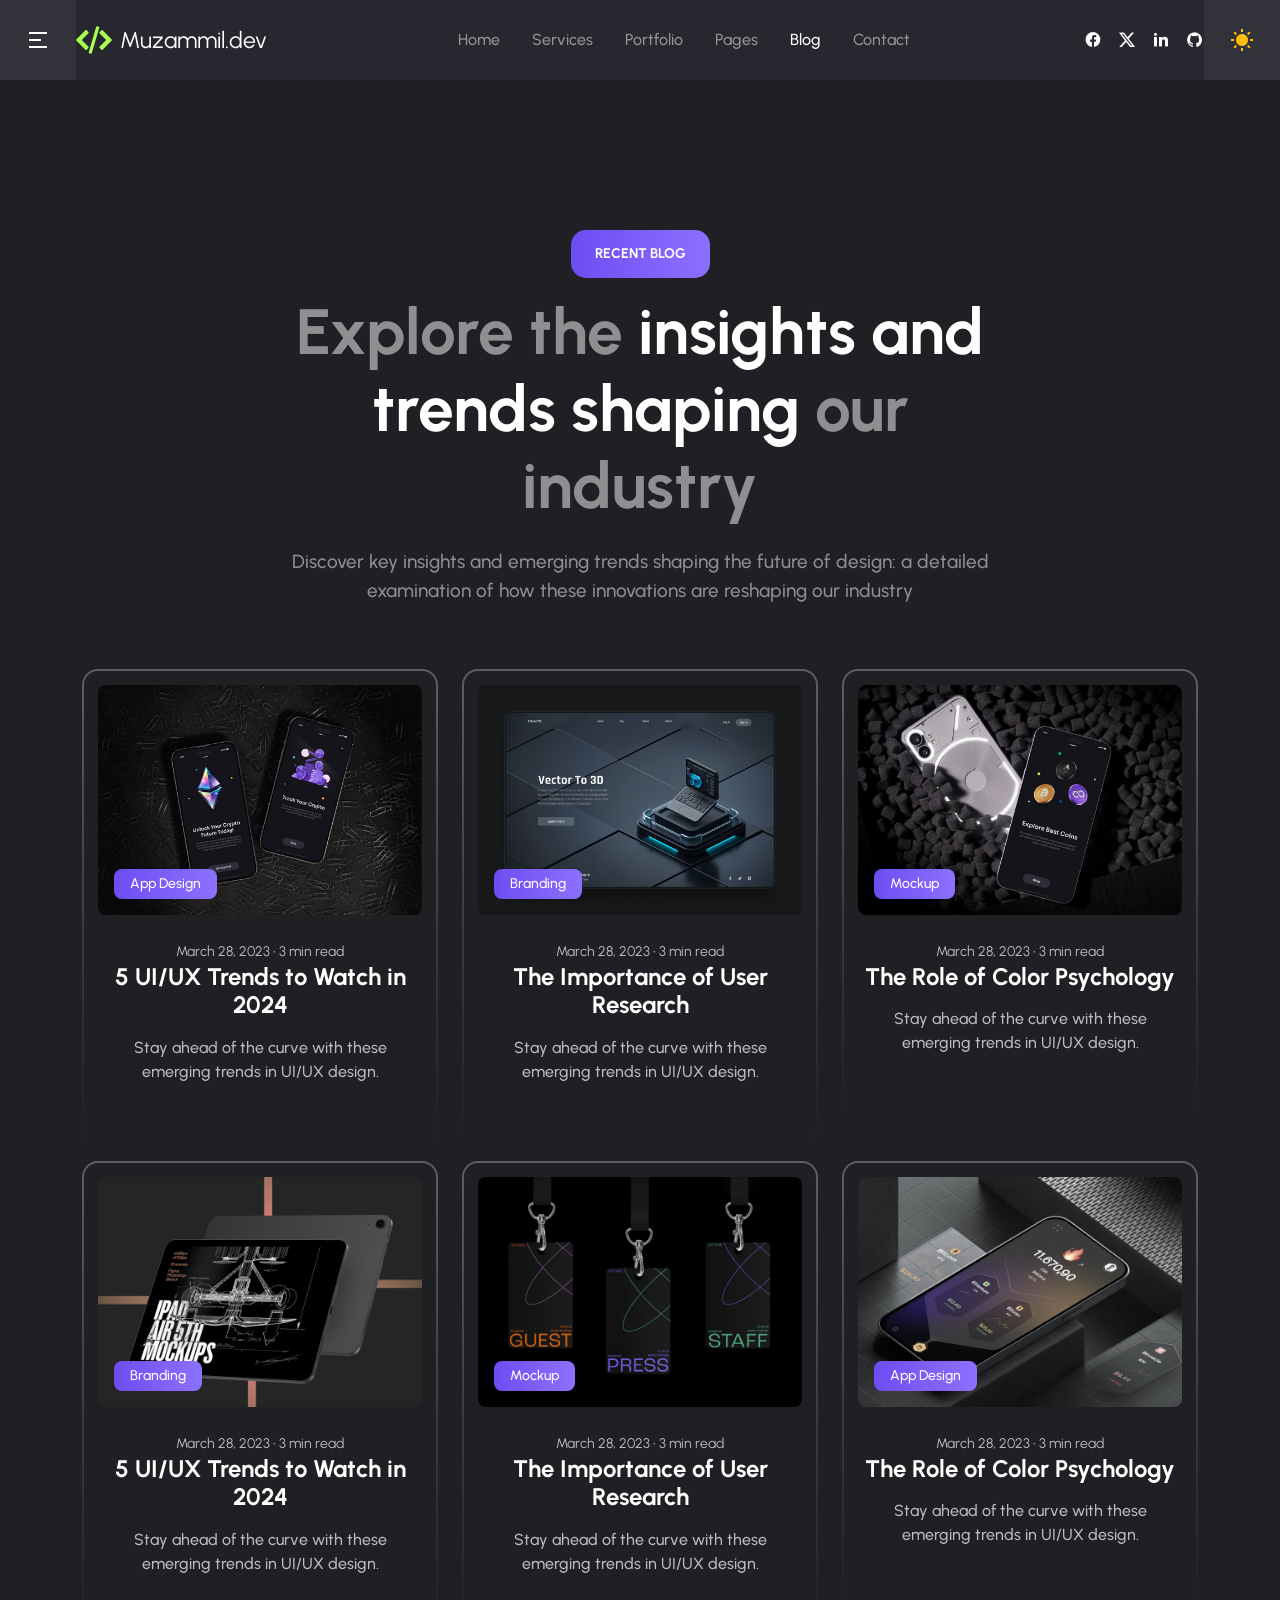
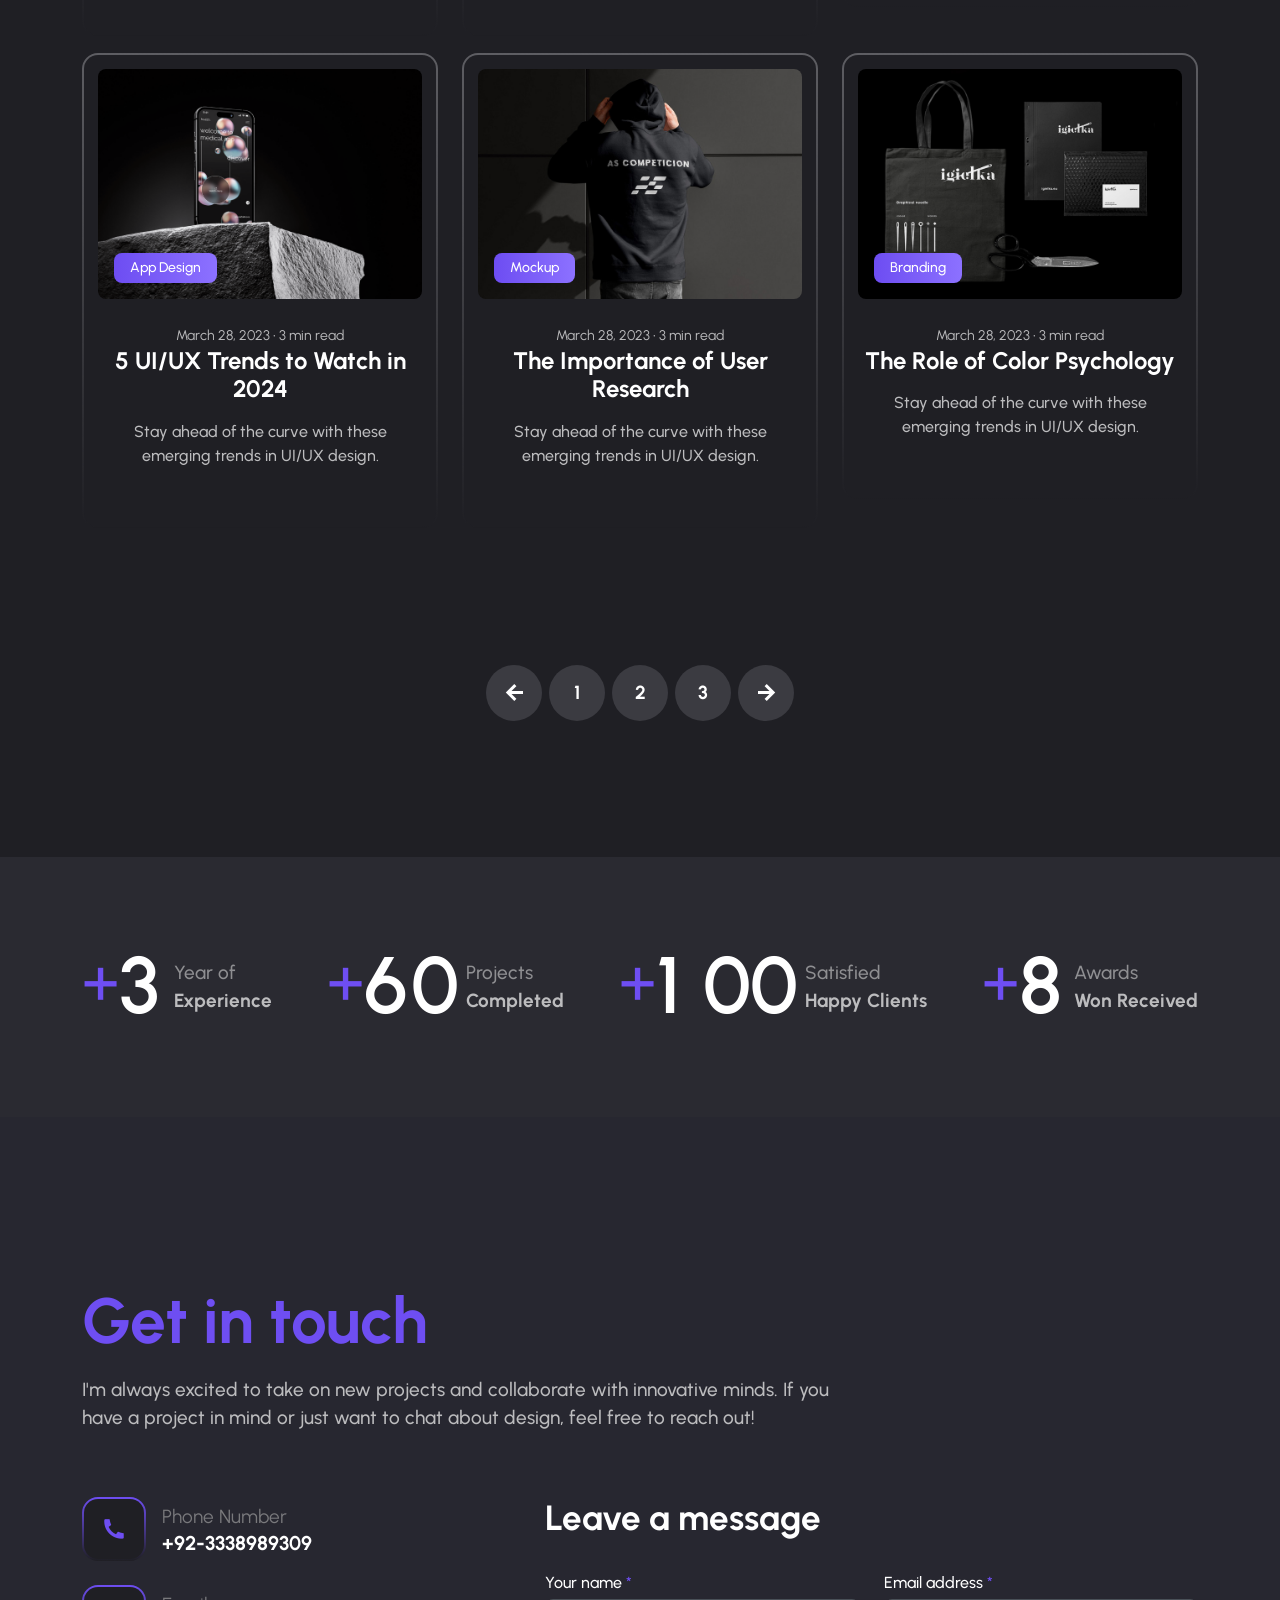
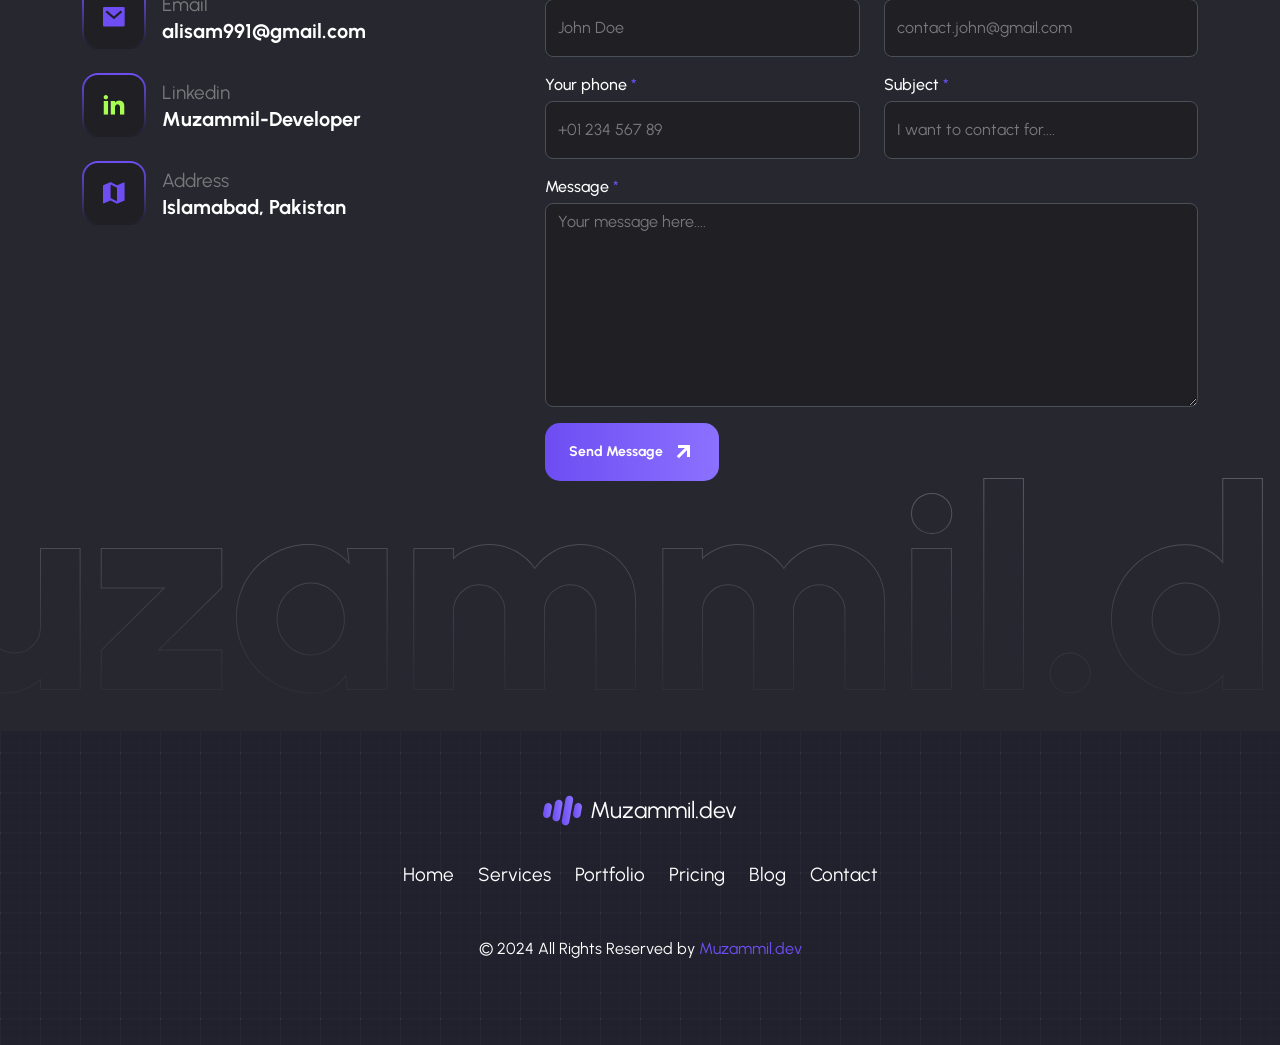
<file: blog-list.html>
<!doctype html>
<html lang="en" data-bs-theme="dark">
    <head>
        <meta charset="UTF-8" />
<meta name="viewport" content="width=device-width, initial-scale=1.0" />
<meta http-equiv="x-ua-compatible" content="ie=edge" />
<title>Muzammil - Blog List</title>
<script src="assets/js/vendors/color-modes.js"></script>
<!-- Favicon icon-->
<link rel="shortcut icon" type="image/x-icon" href="assets/imgs/template/favicon-gradient.svg" />
<!-- Libs CSS -->
<link rel="stylesheet" href="assets/css/vendors/bootstrap.min.css" />
<link rel="stylesheet" href="assets/css/vendors/swiper-bundle.min.css" />
<link rel="stylesheet" href="assets/css/vendors/aos.css" />
<link rel="stylesheet" href="assets/css/vendors/odometer.css" />
<link rel="stylesheet" href="assets/css/vendors/carouselTicker.css" />
<link rel="stylesheet" href="assets/css/vendors/magnific-popup.css" />
<link rel="stylesheet" href="assets/fonts/remixicon/remixicon.css" />
<link rel="stylesheet" href="assets/fonts/satoshi/satoshi.css" />
<!-- Fonts -->
<link rel="preconnect" href="https://fonts.googleapis.com" />
<link rel="preconnect" href="https://fonts.gstatic.com" crossorigin />
<link href="https://fonts.googleapis.com/css2?family=DM+Mono:wght@300;400;500&family=Playfair+Display:wght@400..900&family=Urbanist:wght@100..900&display=swap" rel="stylesheet" />
<!-- Main CSS -->
<link rel="stylesheet" href="assets/css/main.css" />
    <link rel="stylesheet" href="assets/css/responsive-fixes.css?v=2" />

    </head>
    <body>
        <!-- prettier-ignore -->
        <!--Preloader-->
<div id="preloader">
    <div class="loader-cover">
        <div class="loader-container">
            <div class="loader-icon"></div>
        </div>
    </div>
</div>
<!--Preloader-end -->

        <!-- Navbar -->
<header>
    <nav class="navbar navbar-expand-lg navbar-light w-100 flex-nowrap z-999 p-0">
        <a href="#" class="navbar-menu p-4 text-center square-100 menu-tigger icon_80 icon-shape d-none d-md-flex" data-bs-target=".offCanvas__info" aria-controls="offCanvas__info">
            <i class="ri-menu-2-line"></i>
        </a>
        <div class="container py-3 px-0">
            <a class="navbar-brand d-flex main-logo align-items-center ms-lg-0 ms-md-5 ms-3" href="index.html">
                <img src="assets/imgs/home-page-2/template/favicon.svg" alt="zelio" />
                <span class="fs-4 ms-2">Muzammil.dev</span>
            </a>
            <div class="d-none d-lg-flex"><div class="main-menu">
    <ul class="navbar-nav me-auto mb-2 mb-lg-0">
        <li class="nav-item">
                                <a class="nav-link" href="index.html">Home</a>
                            </li>

        <li class="nav-item">
            <a class="nav-link" href="services.html">Services</a>
        </li>
        <li class="nav-item">
            <a class="nav-link" href="work.html">Portfolio</a>
        </li>

        <li class="nav-item  has-children">
            <a class="nav-link" href="#">Pages</a>
            <ul class="sub-menu">
                <li><a href="pricing.html">Pricing</a></li>
                <li><a href="coming-soon.html">Coming Soon</a></li>
                <li><a href="404.html">404</a></li>
            </ul>
        </li>

        <li class="nav-item">
            <a class="nav-link active" href="blog-list.html">Blog</a>
        </li>
        <li class="nav-item">
            <a class="nav-link" href="#contact">Contact</a>
        </li>
    </ul>
</div>
</div>
            <div class="navbar-social d-flex align-items-center pe-5 pe-lg-0 me-5 me-lg-0">
                <div class="d-md-flex d-none gap-3">
                    <a href="https://www.facebook.com/muzammil.ahmed.4">
                        <i class="ri-facebook-circle-fill fs-18"></i>
                    </a>
                    <a href="http://twitter.com">
                        <i class="ri-twitter-x-fill fs-18"></i>
                    </a>
                    <a href="https://www.linkedin.com/in/muzammil-ahmed-903911263/">
                        <i class="ri-linkedin-fill fs-18"></i>
                    </a>
                    <a href="https://github.com/Muzammil309">
                        <i class="ri-github-fill fs-18"></i>
                    </a>
                </div>
                <div class="burger-icon burger-icon-white border rounded-3">
                    <span class="burger-icon-top"></span>
                    <span class="burger-icon-mid"></span>
                    <span class="burger-icon-bottom"></span>
                </div>
            </div>
        </div>
        <div class="dark-light-switcher pe-10 pe-lg-0 pe-0 ps-md-5 ps-0 ps-lg-4 pe-lg-4 d-flex justify-content-center align-items-center icon_80 @@classList">
    <i class="ri-sun-fill text-warning"></i>
    <i class="ri-contrast-2-line text-white"></i>
</div>

    </nav>
    <!-- offCanvas-menu -->
<div class="offCanvas__info">
    <div class="offCanvas__close-icon menu-close">
        <button><i class="ri-close-line"></i></button>
    </div>
    <div class="offCanvas__logo mb-5"><h3 class="mb-0">Get in touch</h3></div>
    <div class="offCanvas__side-info mb-30">
        <div class="contact-list mb-30">
            <p class="fs-6 fw-medium text-200 mb-5">I'm always excited to take on new projects and collaborate with innovative minds.</p>
            <div class="mb-3">
                <span class="text-400 fs-5">Phone Number</span>
                <p class="mb-0">+92-3338989309</p>
            </div>
            <div class="mb-3">
                <span class="text-400 fs-5">Email</span>
                <p class="mb-0">alisam991@gmail.com</p>
            </div>
            <div class="mb-3">
                <span class="text-400 fs-5">Linkedin</span>
                <p class="mb-0">Muzammil-Developer</p>
            </div>
            <div class="mb-3">
                <span class="text-400 fs-5">Address</span>
                <p class="mb-0">Islamabad, Pakistan</p>
            </div>
        </div>

        <div class="contact-list">
            <p class="text-400 fs-5 mb-2">Social</p>
            <div class="d-md-flex d-none gap-3">
                <a href="https://www.facebook.com/muzammil.ahmed.4">
                    <i class="ri-facebook-circle-fill fs-18"></i>
                </a>
                <a href="http://twitter.com">
                    <i class="ri-twitter-x-fill fs-18"></i>
                </a>
                <a href="https://www.linkedin.com/in/muzammil-ahmed-903911263/">
                    <i class="ri-linkedin-fill fs-18"></i>
                </a>
                <a href="https://github.com/Muzammil309">
                    <i class="ri-github-fill fs-18"></i>
                </a>
            </div>
        </div>
    </div>
</div>
<div class="offCanvas__overly"></div>
 <div class="mobile-header-active mobile-header-wrapper-style perfect-scrollbar button-bg-2">
    <div class="mobile-header-wrapper-inner">
        <div class="mobile-header-logo">
            <a class="d-flex main-logo align-items-center d-inline-flex" href="index.html">
                <img src="assets/imgs/footer-1/logo.svg" alt="zelio" />
                <span class="fs-4 ms-2 text-dark">Muzammil.dev</span>
            </a>
            <div class="burger-icon burger-icon-white border rounded-3">
                <span class="burger-icon-top"></span>
                <span class="burger-icon-mid"></span>
                <span class="burger-icon-bottom"></span>
            </div>
        </div>
        <div class="mobile-header-content-area">
            <div class="perfect-scroll">
                <div class="mobile-menu-wrap mobile-header-border">
                    <nav>
                        <ul class="mobile-menu font-heading ps-0">
                            <li class="nav-item">
                                <a class="nav-link" href="index.html">Home</a>
                            </li>

                            <li class="nav-item">
                                <a class="nav-link" href="services.html">Services</a>
                            </li>
                            <li class="nav-item">
                                <a class="nav-link" href="work.html">Portfolio</a>
                            </li>

                            <li class="nav-item">
                                <a class="nav-link" href="pricing.html">Pricing</a>
                            </li>

                            <li class="nav-item">
                                <a class="nav-link active" href="blog-list.html">Blog</a>
                            </li>
                            <li class="nav-item">
                                <a class="nav-link" href="#contact">Contact</a>
                            </li>
                        </ul>
                    </nav>
                </div>
            </div>
        </div>
    </div>
</div>

</header>

        <main>
            <!-- prettier-ignore -->
            <!-- blog list -->
<section class="section-blog-list pt-150">
    <div class="container">
        <div class="row">
            <div class="col-lg-8 mx-lg-auto mb-lg-0">
                <div class="text-center">
                    <div class="btn btn-gradient d-inline-block text-uppercase">Recent blog</div>
                    <h3 class="ds-3 mt-3 mb-4 text-300">Explore the <span class="text-dark">insights and trends shaping</span> our industry</h3>
                    <p class="text-300 fs-5 mb-0">
                        Discover key insights and emerging trends shaping the future of design: a detailed <br />
                        examination of how these innovations are reshaping our industry
                    </p>
                </div>
            </div>
        </div>
        <div class="row mt-8">
            <!--prettier-ignore-->
            <div class="col-lg-4">
    <div class="blog-card rounded-4 mb-lg-3 mb-md-5 mb-3">
        <div class="blog-card__image position-relative">
            <div class="zoom-img rounded-3 overflow-hidden">
                <img class="w-100" src="assets/imgs/blog/blog-1/img-1.png" alt="zelio" />
                <a class="position-absolute bottom-0 start-0 m-3 text-white-keep btn btn-gradient fw-medium rounded-3 px-3 py-2" href="blog-details.html">App Design</a>
                <a href="blog-details.html" class="blog-card__link position-absolute top-50 start-50 translate-middle icon-md icon-shape bg-linear-1 rounded-circle">
                    <i class="ri-arrow-right-up-line text-dark"></i>
                </a>
            </div>
        </div>
        <div class="blog-card__content position-relative text-center mt-4">
            <span class="blog-card__date fs-7">March 28, 2023 • 3 min read</span>
            <h5 class="blog-card__title">5 UI/UX Trends to Watch in 2024</h5>
            <p class="blog-card__description fs-6">Stay ahead of the curve with these emerging trends in UI/UX design.</p>
            <a href="blog-details.html" class="link-overlay position-absolute top-0 start-0 w-100 h-100"></a>
        </div>
    </div>
</div>
<div class="col-lg-4">
    <div class="blog-card rounded-4 mb-lg-3 mb-md-5 mb-3">
        <div class="blog-card__image position-relative">
            <div class="zoom-img rounded-3 overflow-hidden">
                <img class="w-100" src="assets/imgs/blog/blog-1/img-2.png" alt="zelio" />
                <a class="position-absolute bottom-0 start-0 m-3 text-white-keep btn btn-gradient fw-medium rounded-3 px-3 py-2" href="blog-details.html">Branding</a>
                <a href="blog-details.html" class="blog-card__link position-absolute top-50 start-50 translate-middle icon-md icon-shape bg-linear-1 rounded-circle">
                    <i class="ri-arrow-right-up-line text-dark"></i>
                </a>
            </div>
        </div>
        <div class="blog-card__content position-relative text-center mt-4">
            <span class="blog-card__date fs-7">March 28, 2023 • 3 min read</span>
            <h5 class="blog-card__title">The Importance of User Research</h5>
            <p class="blog-card__description fs-6">Stay ahead of the curve with these emerging trends in UI/UX design.</p>
            <a href="blog-details.html" class="link-overlay position-absolute top-0 start-0 w-100 h-100"></a>
        </div>
    </div>
</div>
<div class="col-lg-4">
    <div class="blog-card rounded-4 mb-lg-3 mb-md-5 mb-3">
        <div class="blog-card__image position-relative">
            <div class="zoom-img rounded-3 overflow-hidden">
                <img class="w-100" src="assets/imgs/blog/blog-1/img-3.png" alt="zelio" />
                <a class="position-absolute bottom-0 start-0 m-3 text-white-keep btn btn-gradient fw-medium rounded-3 px-3 py-2" href="blog-details.html">Mockup</a>
                <a href="blog-details.html" class="blog-card__link position-absolute top-50 start-50 translate-middle icon-md icon-shape bg-linear-1 rounded-circle">
                    <i class="ri-arrow-right-up-line text-dark"></i>
                </a>
            </div>
        </div>
        <div class="blog-card__content position-relative text-center mt-4">
            <span class="blog-card__date fs-7">March 28, 2023 • 3 min read</span>
            <h5 class="blog-card__title">The Role of Color Psychology</h5>
            <p class="blog-card__description fs-6">Stay ahead of the curve with these emerging trends in UI/UX design.</p>
            <a href="blog-details.html" class="link-overlay position-absolute top-0 start-0 w-100 h-100"></a>
        </div>
    </div>
</div>
<div class="col-lg-4">
    <div class="blog-card rounded-4 mb-lg-3 mb-md-5 mb-3">
        <div class="blog-card__image position-relative">
            <div class="zoom-img rounded-3 overflow-hidden">
                <img class="w-100" src="assets/imgs/blog/blog-1/img-4.png" alt="zelio" />
                <a class="position-absolute bottom-0 start-0 m-3 text-white-keep btn btn-gradient fw-medium rounded-3 px-3 py-2" href="blog-details.html">Branding</a>
                <a href="blog-details.html" class="blog-card__link position-absolute top-50 start-50 translate-middle icon-md icon-shape bg-linear-1 rounded-circle">
                    <i class="ri-arrow-right-up-line text-dark"></i>
                </a>
            </div>
        </div>
        <div class="blog-card__content position-relative text-center mt-4">
            <span class="blog-card__date fs-7">March 28, 2023 • 3 min read</span>
            <h5 class="blog-card__title">5 UI/UX Trends to Watch in 2024</h5>
            <p class="blog-card__description fs-6">Stay ahead of the curve with these emerging trends in UI/UX design.</p>
            <a href="blog-details.html" class="link-overlay position-absolute top-0 start-0 w-100 h-100"></a>
        </div>
    </div>
</div>
<div class="col-lg-4">
    <div class="blog-card rounded-4 mb-lg-3 mb-md-5 mb-3">
        <div class="blog-card__image position-relative">
            <div class="zoom-img rounded-3 overflow-hidden">
                <img class="w-100" src="assets/imgs/blog/blog-1/img-5.png" alt="zelio" />
                <a class="position-absolute bottom-0 start-0 m-3 text-white-keep btn btn-gradient fw-medium rounded-3 px-3 py-2" href="blog-details.html">Mockup</a>
                <a href="blog-details.html" class="blog-card__link position-absolute top-50 start-50 translate-middle icon-md icon-shape bg-linear-1 rounded-circle">
                    <i class="ri-arrow-right-up-line text-dark"></i>
                </a>
            </div>
        </div>
        <div class="blog-card__content position-relative text-center mt-4">
            <span class="blog-card__date fs-7">March 28, 2023 • 3 min read</span>
            <h5 class="blog-card__title">The Importance of User Research</h5>
            <p class="blog-card__description fs-6">Stay ahead of the curve with these emerging trends in UI/UX design.</p>
            <a href="blog-details.html" class="link-overlay position-absolute top-0 start-0 w-100 h-100"></a>
        </div>
    </div>
</div>
<div class="col-lg-4">
    <div class="blog-card rounded-4 mb-lg-3 mb-md-5 mb-3">
        <div class="blog-card__image position-relative">
            <div class="zoom-img rounded-3 overflow-hidden">
                <img class="w-100" src="assets/imgs/blog/blog-1/img-6.png" alt="zelio" />
                <a class="position-absolute bottom-0 start-0 m-3 text-white-keep btn btn-gradient fw-medium rounded-3 px-3 py-2" href="blog-details.html">App Design</a>
                <a href="blog-details.html" class="blog-card__link position-absolute top-50 start-50 translate-middle icon-md icon-shape bg-linear-1 rounded-circle">
                    <i class="ri-arrow-right-up-line text-dark"></i>
                </a>
            </div>
        </div>
        <div class="blog-card__content position-relative text-center mt-4">
            <span class="blog-card__date fs-7">March 28, 2023 • 3 min read</span>
            <h5 class="blog-card__title">The Role of Color Psychology</h5>
            <p class="blog-card__description fs-6">Stay ahead of the curve with these emerging trends in UI/UX design.</p>
            <a href="blog-details.html" class="link-overlay position-absolute top-0 start-0 w-100 h-100"></a>
        </div>
    </div>
</div>
<div class="col-lg-4">
    <div class="blog-card rounded-4 mb-lg-3 mb-md-5 mb-3">
        <div class="blog-card__image position-relative">
            <div class="zoom-img rounded-3 overflow-hidden">
                <img class="w-100" src="assets/imgs/blog/blog-1/img-7.png" alt="zelio" />
                <a class="position-absolute bottom-0 start-0 m-3 text-white-keep btn btn-gradient fw-medium rounded-3 px-3 py-2" href="blog-details.html">App Design</a>
                <a href="blog-details.html" class="blog-card__link position-absolute top-50 start-50 translate-middle icon-md icon-shape bg-linear-1 rounded-circle">
                    <i class="ri-arrow-right-up-line text-dark"></i>
                </a>
            </div>
        </div>
        <div class="blog-card__content position-relative text-center mt-4">
            <span class="blog-card__date fs-7">March 28, 2023 • 3 min read</span>
            <h5 class="blog-card__title">5 UI/UX Trends to Watch in 2024</h5>
            <p class="blog-card__description fs-6">Stay ahead of the curve with these emerging trends in UI/UX design.</p>
            <a href="blog-details.html" class="link-overlay position-absolute top-0 start-0 w-100 h-100"></a>
        </div>
    </div>
</div>
<div class="col-lg-4">
    <div class="blog-card rounded-4 mb-lg-3 mb-md-5 mb-3">
        <div class="blog-card__image position-relative">
            <div class="zoom-img rounded-3 overflow-hidden">
                <img class="w-100" src="assets/imgs/blog/blog-1/img-8.png" alt="zelio" />
                <a class="position-absolute bottom-0 start-0 m-3 text-white-keep btn btn-gradient fw-medium rounded-3 px-3 py-2" href="blog-details.html">Mockup</a>
                <a href="blog-details.html" class="blog-card__link position-absolute top-50 start-50 translate-middle icon-md icon-shape bg-linear-1 rounded-circle">
                    <i class="ri-arrow-right-up-line text-dark"></i>
                </a>
            </div>
        </div>
        <div class="blog-card__content position-relative text-center mt-4">
            <span class="blog-card__date fs-7">March 28, 2023 • 3 min read</span>
            <h5 class="blog-card__title">The Importance of User Research</h5>
            <p class="blog-card__description fs-6">Stay ahead of the curve with these emerging trends in UI/UX design.</p>
            <a href="blog-details.html" class="link-overlay position-absolute top-0 start-0 w-100 h-100"></a>
        </div>
    </div>
</div>
<div class="col-lg-4">
    <div class="blog-card rounded-4 mb-lg-3 mb-md-5 mb-3">
        <div class="blog-card__image position-relative">
            <div class="zoom-img rounded-3 overflow-hidden">
                <img class="w-100" src="assets/imgs/blog/blog-1/img-9.png" alt="zelio" />
                <a class="position-absolute bottom-0 start-0 m-3 text-white-keep btn btn-gradient fw-medium rounded-3 px-3 py-2" href="blog-details.html">Branding</a>
                <a href="blog-details.html" class="blog-card__link position-absolute top-50 start-50 translate-middle icon-md icon-shape bg-linear-1 rounded-circle">
                    <i class="ri-arrow-right-up-line text-dark"></i>
                </a>
            </div>
        </div>
        <div class="blog-card__content position-relative text-center mt-4">
            <span class="blog-card__date fs-7">March 28, 2023 • 3 min read</span>
            <h5 class="blog-card__title">The Role of Color Psychology</h5>
            <p class="blog-card__description fs-6">Stay ahead of the curve with these emerging trends in UI/UX design.</p>
            <a href="blog-details.html" class="link-overlay position-absolute top-0 start-0 w-100 h-100"></a>
        </div>
    </div>
</div>

        </div>
    </div>
</section>

            <div class="container">
    <div class="row py-120">
        <div class="d-flex justify-content-center align-items-center">
            <nav aria-label="Page navigation example">
                <ul class="pagination gap-2">
                    <li class="page-item">
                        <a class="icon-xl fs-5 page-link pagination_item border-0 rounded-circle icon-shape fw-bold bg-600" href="#" aria-label="Previous">
                            <i class="ri-arrow-left-line"></i>
                        </a>
                    </li>
                    <li class="page-item">
                        <a class="icon-xl fs-5 page-link pagination_item border-0 rounded-circle icon-shape fw-bold bg-600" href="#">1</a>
                    </li>
                    <li class="page-item">
                        <a class="icon-xl fs-5 page-link pagination_item border-0 rounded-circle icon-shape fw-bold bg-600" href="#">2</a>
                    </li>
                    <li class="page-item">
                        <a class="icon-xl fs-5 page-link pagination_item border-0 rounded-circle icon-shape fw-bold bg-600" href="#">3</a>
                    </li>
                    <li class="page-item">
                        <a class="icon-xl fs-5 page-link pagination_item border-0 rounded-circle icon-shape fw-bold bg-600" href="#" aria-label="Next">
                            <i class="ri-arrow-right-line"></i>
                        </a>
                    </li>
                </ul>
            </nav>
        </div>
    </div>
</div>
            <!--Static 1-->
<div class="section-static-1 position-relative overflow-hidden z-0 py-8 bg-6">
    <div class="container">
        <div class="inner">
            <div class="row align-items-center justify-content-between">
                <div class="col-lg-auto col-md-6">
                    <div class="counter-item-cover counter-item">
                        <div class="content text-center mx-auto d-flex align-items-center">
                            <span class="ds-3 count text-primary fw-medium my-0">+<span class="odometer ds-1 text-dark fw-semibold" data-count="3"></span></span>
                            <div class="text-start ms-2">
                                <p class="fs-5 mb-0 text-300">Year of</p>
                                <p class="fs-5 mb-0 fw-bold">Experience</p>
                            </div>
                        </div>
                    </div>
                </div>
                <div class="col-lg-auto col-md-6">
                    <div class="counter-item-cover counter-item">
                        <div class="content text-center mx-auto d-flex align-items-center">
                            <span class="ds-3 count text-primary fw-medium my-0">+<span class="odometer ds-1 text-dark fw-semibold" data-count="60"></span></span>
                            <div class="text-start ms-2">
                                <p class="fs-5 mb-0 text-300">Projects</p>
                                <p class="fs-5 mb-0 fw-bold">Completed</p>
                            </div>
                        </div>
                    </div>
                </div>
                <div class="col-lg-auto col-md-6">
                    <div class="counter-item-cover counter-item">
                        <div class="content text-center mx-auto d-flex align-items-center">
                            <span class="ds-3 count text-primary fw-medium my-0">+<span class="odometer ds-1 text-dark fw-semibold" data-count="100"></span></span>
                            <div class="text-start ms-2">
                                <p class="fs-5 mb-0 text-300">Satisfied</p>
                                <p class="fs-5 mb-0 fw-bold">Happy Clients</p>
                            </div>
                        </div>
                    </div>
                </div>
                <div class="col-lg-auto col-md-6">
                    <div class="counter-item-cover counter-item">
                        <div class="content text-center mx-auto d-flex align-items-center">
                            <span class="ds-3 count text-primary fw-medium my-0">+<span class="odometer ds-1 text-dark fw-semibold" data-count="8"></span></span>
                            <div class="text-start ms-2">
                                <p class="fs-5 mb-0 text-300">Awards</p>
                                <p class="fs-5 mb-0 fw-bold">Won Received</p>
                            </div>
                        </div>
                    </div>
                </div>
            </div>
        </div>
    </div>
</div>

            <!-- Contact 1-->
<section id="contact" class="section-contact-1 bg-900 position-relative pt-150 pb-lg-250 pb-150 overflow-hidden">
    <div class="container position-relative z-1">
        <h3 class="ds-3 mt-3 mb-3 text-primary">Get in touch</h3>
        <span class="fs-5 fw-medium text-200">
            I'm always excited to take on new projects and collaborate with innovative minds. If you
            <br />
            have a project in mind or just want to chat about design, feel free to reach out!
        </span>
        <div class="row mt-8">
            <div class="col-lg-4 d-flex flex-column">
                <div class="d-flex align-items-center mb-4 position-relative d-inline-flex">
                    <div class="bg-white icon-flip position-relative icon-shape icon-xxl border-linear-2 border-2 rounded-4">
                        <i class="ri-phone-fill text-primary fs-26"></i>
                    </div>
                    <div class="ps-3">
                        <span class="text-400 fs-5">Phone Number</span>
                        <h6 class="mb-0">+92-3338989309</h6>
                    </div>
                    <a href="tel:+923338989309" class="position-absolute top-0 start-0 w-100 h-100"></a>
                </div>
                <div class="d-flex align-items-center mb-4 position-relative d-inline-flex">
                    <div class="bg-white icon-flip position-relative icon-shape icon-xxl border-linear-2 border-2 rounded-4">
                        <i class="ri-mail-fill text-primary fs-26"></i>
                    </div>
                    <div class="ps-3">
                        <span class="text-400 fs-5">Email</span>
                        <h6 class="mb-0">alisam991@gmail.com</h6>
                    </div>
                    <a href="mailto:alisam991@gmail.com" class="position-absolute top-0 start-0 w-100 h-100"></a>
                </div>
                <div class="d-flex align-items-center mb-4 position-relative d-inline-flex">
                    <div class="bg-white icon-flip position-relative icon-shape icon-xxl border-linear-2 border-2 rounded-4">
                        <i class="ri-linkedin-fill text-primary-2 fs-26"></i>
                    </div>
                    <div class="ps-3">
                        <span class="text-400 fs-5">Linkedin</span>
                        <h6 class="mb-0">Muzammil-Developer</h6>
                    </div>
                    <a href="https://www.linkedin.com/in/muzammil-ahmed-903911263/" class="position-absolute top-0 start-0 w-100 h-100"></a>
                </div>
                <div class="d-flex align-items-center mb-4 position-relative d-inline-flex">
                    <div class="bg-white icon-flip position-relative icon-shape icon-xxl border-linear-2 border-2 rounded-4">
                        <i class="ri-map-2-fill text-primary fs-26"></i>
                    </div>
                    <div class="ps-3">
                        <span class="text-400 fs-5">Address</span>
                        <h6 class="mb-0">Islamabad, Pakistan</h6>
                    </div>
                    <a href="https://maps.google.com/maps?q=islamabad,pakistan" class="position-absolute top-0 start-0 w-100 h-100"></a>
                </div>
            </div>
            <div class="col-lg-7 offset-lg-1 ps-lg-0 pt-5 pt-lg-0">
                <div class="position-relative">
                    <div class="position-relative z-2">
                        <h3>Leave a message</h3>
                        <form action="#">
                            <div class="row mt-3">
                                <div class="col-md-6 ">
                                    <label class="mb-1 mt-3 text-dark" for="name">Your name <span class="text-primary">*</span></label>
                                    <input type="text" class="form-control border rounded-3" id="name" name="name" placeholder="John Doe" aria-label="username" />
                                </div>
                                <div class="col-md-6">
                                    <label class="mb-1 mt-3 text-dark" for="email">Email address <span class="text-primary">*</span></label>
                                    <input type="text" class="form-control border rounded-3" id="email" name="email" placeholder="contact.john@gmail.com" aria-label="email" />
                                </div>
                                <div class="col-md-6">
                                    <label class="mb-1 mt-3 text-dark" for="phone">Your phone <span class="text-primary">*</span></label>
                                    <input type="text" class="form-control border rounded-3" id="phone" name="phone" placeholder="+01 234 567 89" aria-label="phone" />
                                </div>
                                <div class="col-md-6">
                                    <label class="mb-1 mt-3 text-dark" for="subject">Subject <span class="text-primary">*</span></label>
                                    <input type="text" class="form-control border rounded-3" id="subject" name="subject" placeholder="I want to contact for...." aria-label="subject" />
                                </div>
                                <div class="col-12">
                                    <label class="mb-1 mt-3 text-dark" for="message">Message <span class="text-primary">*</span></label>
                                    <textarea class="form-control border rounded-3 pb-10" id="message" name="message" placeholder="Your message here...." aria-label="With textarea"></textarea>
                                </div>
                                <div class="col-12">
                                    <button type="submit" class="btn btn-gradient mt-3">
                                        Send Message
                                        <i class="ri-arrow-right-up-line"></i>
                                    </button>
                                </div>
                            </div>
                        </form>
                    </div>
                    <div class="z-0 bg-primary-dark rectangle-bg z-1 rounded-3"></div>
                </div>
            </div>
        </div>
    </div>
    <div class="scroll-move-right position-absolute bottom-0 start-50 translate-middle-x bg-900 overflow-hidden">
        <div class="wow img-custom-anim-top">
            <h3 class="stroke fs-280 text-lowercase text-900 mb-0 lh-1">Muzammil.dev</h3>
        </div>
    </div>
</section>

        </main>
        <!-- prettier-ignore -->
        <!-- Footer -->
<footer>
    <div class="section-footer position-relative pt-60 pb-60 bg-secondary-1">
        <div class="container position-relative z-1">
            <div class="text-center">
                <a class="d-flex main-logo align-items-center d-inline-flex" href="index.html">
                    <img src="assets/imgs/footer-1/logo.svg" alt="zelio" />
                    <span class="fs-4 ms-2 text-white-keep">Muzammil.dev</span>
                </a>
                <div class="navigation d-none d-md-flex align-items-center justify-content-center flex-wrap gap-4 my-4">
                    <a href="index.html" class="fs-5">
                        Home
                    </a>                   
                    <a href="services.html" class="fs-5">
                        Services
                    </a>
                    <a href="work.html" class="fs-5">
                        Portfolio
                    </a>
                    <a href="pricing.html" class="fs-5">
                        Pricing
                    </a>
                    <a href="blog-list.html" class="fs-5">
                        Blog
                    </a>
                    <a href="#contact" class="fs-5">
                        Contact
                    </a>
                </div>
            </div>
            <div class="row text-center py-4">
                <span class="fs-6 text-white-keep">© 2024 All Rights Reserved by <span><a href="#" class="text-primary">Muzammil.dev</a></span>
            </div>
        </div>
        <div class="position-absolute top-0 start-0 w-100 h-100 z-0" data-background="assets/imgs/footer-1/background.png "></div>
    </div>
</footer>
        <!-- Scroll top -->
<div class="btn-scroll-top @@style">
    <svg class="progress-square svg-content" width="100%" height="100%" viewBox="0 0 40 40">
        <path d="M8 1H32C35.866 1 39 4.13401 39 8V32C39 35.866 35.866 39 32 39H8C4.13401 39 1 35.866 1 32V8C1 4.13401 4.13401 1 8 1Z" />
    </svg>
</div>

        <!-- Libs JS -->
<script src="assets/js/vendors/jquery-3.7.1.min.js"></script>
<script src="assets/js/vendors/bootstrap.bundle.min.js"></script>
<script src="assets/js/vendors/swiper-bundle.min.js"></script>
<script src="assets/js/vendors/aos.js"></script>
<script src="assets/js/vendors/wow.min.js"></script>
<script src="assets/js/vendors/smart-stick-nav.js"></script>
<script src="assets/js/vendors/jquery.magnific-popup.min.js"></script>
<script src="assets/js/vendors/gsap.min.js"></script>
<script src="assets/js/vendors/imagesloaded.pkgd.min.js"></script>
<script src="assets/js/vendors/isotope.pkgd.min.js"></script>
<script src="assets/js/vendors/ScrollTrigger.min.js"></script>
<script src="assets/js/vendors/jquery.carouselTicker.min.js"></script>
<script src="assets/js/vendors/jquery.odometer.min.js"></script>
<script src="assets/js/vendors/jquery.appear.js"></script>
<script src="assets/js/vendors/gsap-custom.js"></script>
<script src="assets/js/imageRevealHover.js"></script>
<script src="assets/js/vendors/aat.min.js"></script>
<!-- Theme JS -->
<script src="assets/js/main.js"></script>

    </body>
</html>
</file>
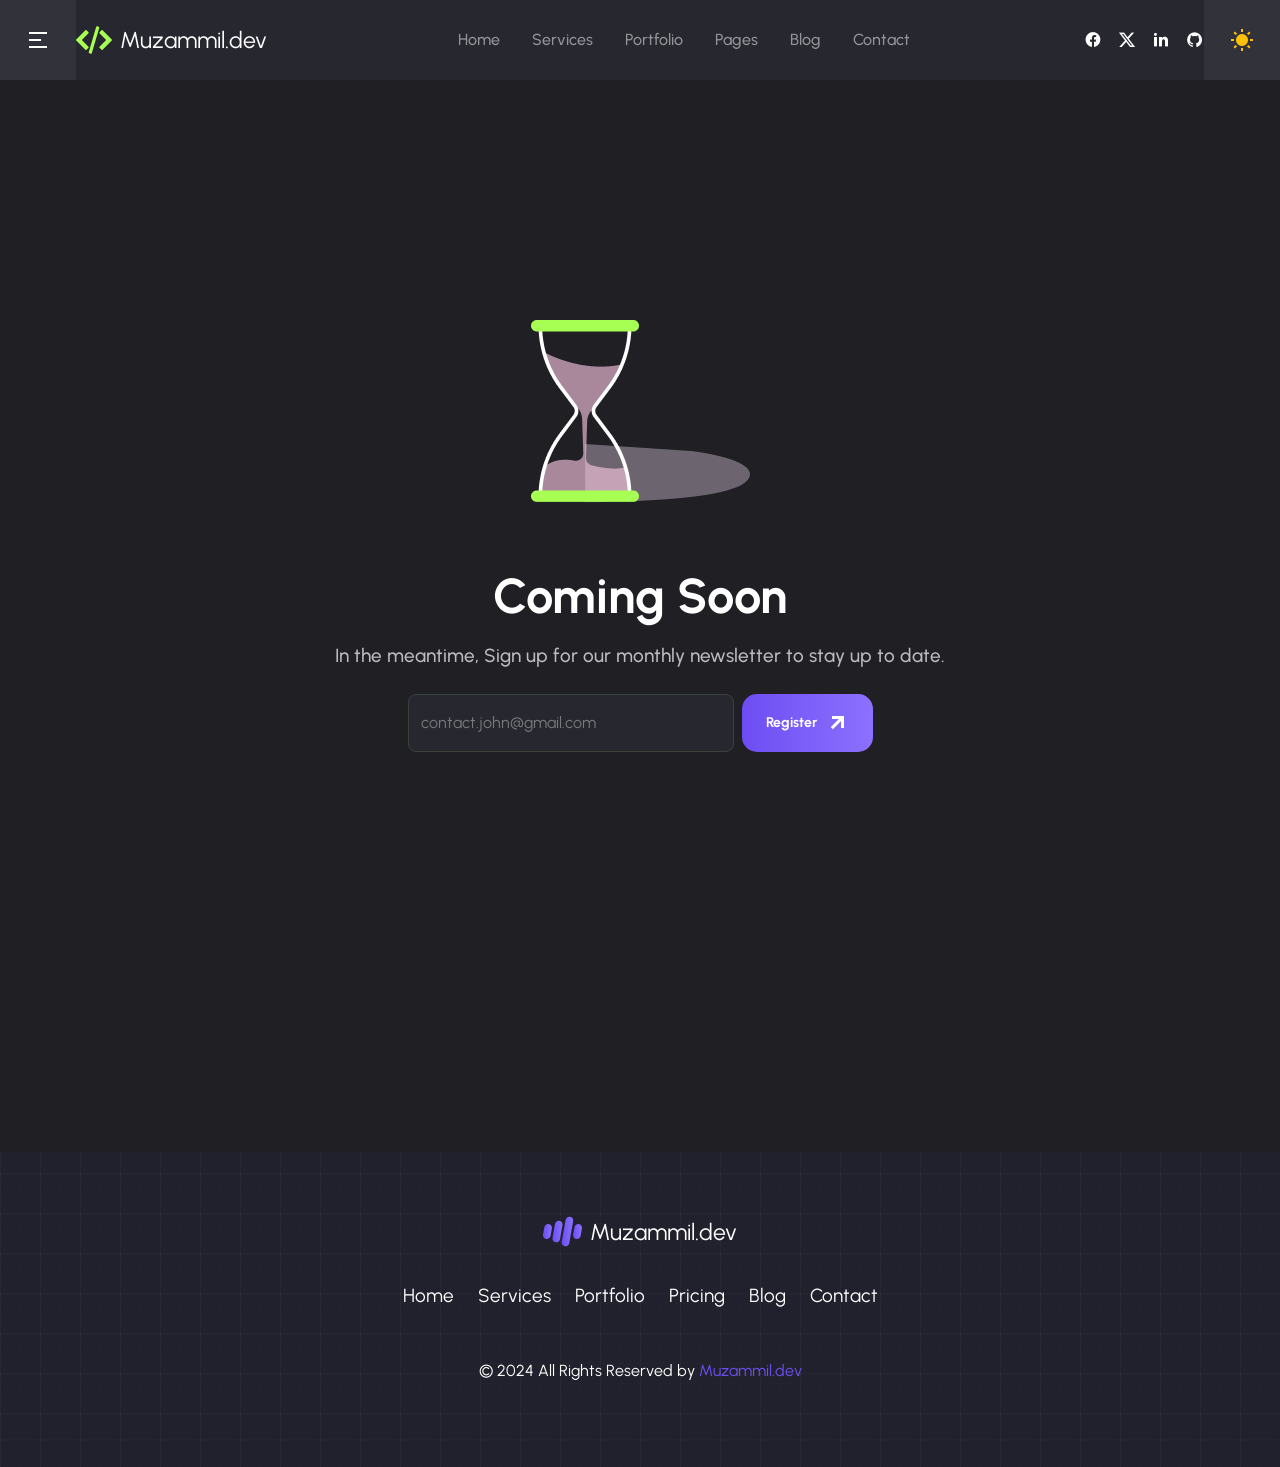
<file: coming-soon.html>
<!doctype html>
<html lang="en" data-bs-theme="dark">
    <head>
        <meta charset="UTF-8" />
<meta name="viewport" content="width=device-width, initial-scale=1.0" />
<meta http-equiv="x-ua-compatible" content="ie=edge" />
<title>Muzammil - Pricing</title>
<script src="assets/js/vendors/color-modes.js"></script>
<!-- Favicon icon-->
<link rel="shortcut icon" type="image/x-icon" href="assets/imgs/template/favicon-gradient.svg" />
<!-- Libs CSS -->
<link rel="stylesheet" href="assets/css/vendors/bootstrap.min.css" />
<link rel="stylesheet" href="assets/css/vendors/swiper-bundle.min.css" />
<link rel="stylesheet" href="assets/css/vendors/aos.css" />
<link rel="stylesheet" href="assets/css/vendors/odometer.css" />
<link rel="stylesheet" href="assets/css/vendors/carouselTicker.css" />
<link rel="stylesheet" href="assets/css/vendors/magnific-popup.css" />
<link rel="stylesheet" href="assets/fonts/remixicon/remixicon.css" />
<link rel="stylesheet" href="assets/fonts/satoshi/satoshi.css" />
<!-- Fonts -->
<link rel="preconnect" href="https://fonts.googleapis.com" />
<link rel="preconnect" href="https://fonts.gstatic.com" crossorigin />
<link href="https://fonts.googleapis.com/css2?family=DM+Mono:wght@300;400;500&family=Playfair+Display:wght@400..900&family=Urbanist:wght@100..900&display=swap" rel="stylesheet" />
<!-- Main CSS -->
<link rel="stylesheet" href="assets/css/main.css" />
    <link rel="stylesheet" href="assets/css/responsive-fixes.css?v=2" />

    </head>

    <body>
        <!-- prettier-ignore -->
        <!--Preloader-->
<div id="preloader">
    <div class="loader-cover">
        <div class="loader-container">
            <div class="loader-icon"></div>
        </div>
    </div>
</div>
<!--Preloader-end -->

        <!-- Navbar -->
<header>
    <nav class="navbar navbar-expand-lg navbar-light w-100 flex-nowrap z-999 p-0">
        <a href="#" class="navbar-menu p-4 text-center square-100 menu-tigger icon_80 icon-shape d-none d-md-flex" data-bs-target=".offCanvas__info" aria-controls="offCanvas__info">
            <i class="ri-menu-2-line"></i>
        </a>
        <div class="container py-3 px-0">
            <a class="navbar-brand d-flex main-logo align-items-center ms-lg-0 ms-md-5 ms-3" href="index.html">
                <img src="assets/imgs/home-page-2/template/favicon.svg" alt="zelio" />
                <span class="fs-4 ms-2">Muzammil.dev</span>
            </a>
            <div class="d-none d-lg-flex"><div class="main-menu">
    <ul class="navbar-nav me-auto mb-2 mb-lg-0">
        <li class="nav-item">
                                <a class="nav-link" href="index.html">Home</a>
                            </li>

        <li class="nav-item">
            <a class="nav-link" href="services.html">Services</a>
        </li>
        <li class="nav-item">
            <a class="nav-link" href="work.html">Portfolio</a>
        </li>

        <li class="nav-item  has-children">
            <a class="nav-link" href="#">Pages</a>
            <ul class="sub-menu">
                <li><a href="pricing.html">Pricing</a></li>
                <li><a href="coming-soon.html">Coming Soon</a></li>
                <li><a href="404.html">404</a></li>
            </ul>
        </li>

        <li class="nav-item">
            <a class="nav-link" href="blog-list.html">Blog</a>
        </li>
        <li class="nav-item">
            <a class="nav-link" href="#contact">Contact</a>
        </li>
    </ul>
</div>
</div>
            <div class="navbar-social d-flex align-items-center pe-5 pe-lg-0 me-5 me-lg-0">
                <div class="d-md-flex d-none gap-3">
                    <a href="https://www.facebook.com/muzammil.ahmed.4">
                        <i class="ri-facebook-circle-fill fs-18"></i>
                    </a>
                    <a href="http://twitter.com">
                        <i class="ri-twitter-x-fill fs-18"></i>
                    </a>
                    <a href="https://www.linkedin.com/in/muzammil-ahmed-903911263/">
                        <i class="ri-linkedin-fill fs-18"></i>
                    </a>
                    <a href="https://github.com/Muzammil309">
                        <i class="ri-github-fill fs-18"></i>
                    </a>
                </div>
                <div class="burger-icon burger-icon-white border rounded-3">
                    <span class="burger-icon-top"></span>
                    <span class="burger-icon-mid"></span>
                    <span class="burger-icon-bottom"></span>
                </div>
            </div>
        </div>
        <div class="dark-light-switcher pe-10 pe-lg-0 pe-0 ps-md-5 ps-0 ps-lg-4 pe-lg-4 d-flex justify-content-center align-items-center icon_80 @@classList">
    <i class="ri-sun-fill text-warning"></i>
    <i class="ri-contrast-2-line text-white"></i>
</div>

    </nav>
    <!-- offCanvas-menu -->
<div class="offCanvas__info">
    <div class="offCanvas__close-icon menu-close">
        <button><i class="ri-close-line"></i></button>
    </div>
    <div class="offCanvas__logo mb-5"><h3 class="mb-0">Get in touch</h3></div>
    <div class="offCanvas__side-info mb-30">
        <div class="contact-list mb-30">
            <p class="fs-6 fw-medium text-200 mb-5">I'm always excited to take on new projects and collaborate with innovative minds.</p>
            <div class="mb-3">
                <span class="text-400 fs-5">Phone Number</span>
                <p class="mb-0">+92-3338989309</p>
            </div>
            <div class="mb-3">
                <span class="text-400 fs-5">Email</span>
                <p class="mb-0">alisam991@gmail.com</p>
            </div>
            <div class="mb-3">
                <span class="text-400 fs-5">Linkedin</span>
                <p class="mb-0">Muzammil-Developer</p>
            </div>
            <div class="mb-3">
                <span class="text-400 fs-5">Address</span>
                <p class="mb-0">Islamabad, Pakistan</p>
            </div>
        </div>

        <div class="contact-list">
            <p class="text-400 fs-5 mb-2">Social</p>
            <div class="d-md-flex d-none gap-3">
                <a href="https://www.facebook.com/muzammil.ahmed.4">
                    <i class="ri-facebook-circle-fill fs-18"></i>
                </a>
                <a href="http://twitter.com">
                    <i class="ri-twitter-x-fill fs-18"></i>
                </a>
                <a href="https://www.linkedin.com/in/muzammil-ahmed-903911263/">
                    <i class="ri-linkedin-fill fs-18"></i>
                </a>
                <a href="https://github.com/Muzammil309">
                    <i class="ri-github-fill fs-18"></i>
                </a>
            </div>
        </div>
    </div>
</div>
<div class="offCanvas__overly"></div>
 <div class="mobile-header-active mobile-header-wrapper-style perfect-scrollbar button-bg-2">
    <div class="mobile-header-wrapper-inner">
        <div class="mobile-header-logo">
            <a class="d-flex main-logo align-items-center d-inline-flex" href="index.html">
                <img src="assets/imgs/footer-1/logo.svg" alt="zelio" />
                <span class="fs-4 ms-2 text-dark">Muzammil.dev</span>
            </a>
            <div class="burger-icon burger-icon-white border rounded-3">
                <span class="burger-icon-top"></span>
                <span class="burger-icon-mid"></span>
                <span class="burger-icon-bottom"></span>
            </div>
        </div>
        <div class="mobile-header-content-area">
            <div class="perfect-scroll">
                <div class="mobile-menu-wrap mobile-header-border">
                    <nav>
                        <ul class="mobile-menu font-heading ps-0">
                            <li class="nav-item">
                                <a class="nav-link" href="index.html">Home</a>
                            </li>

                            <li class="nav-item">
                                <a class="nav-link" href="services.html">Services</a>
                            </li>
                            <li class="nav-item">
                                <a class="nav-link" href="work.html">Portfolio</a>
                            </li>

                            <li class="nav-item">
                                <a class="nav-link" href="pricing.html">Pricing</a>
                            </li>

                            <li class="nav-item">
                                <a class="nav-link" href="blog-list.html">Blog</a>
                            </li>
                            <li class="nav-item">
                                <a class="nav-link" href="#contact">Contact</a>
                            </li>
                        </ul>
                    </nav>
                </div>
            </div>
        </div>
    </div>
</div>

</header>

        <main>
            <!-- prettier-ignore -->
            <section class="section-coming-soon">
    <div class="container">
        <div class="row">
            <div class="text-center">
                <img src="assets/imgs/template/coming-soon.png" alt="zelio" />
                <h1 class="mt-8">Coming Soon</h1>
                <p class="fs-5 mb-4">In the meantime, Sign up for our monthly newsletter to stay up to date.</p>
                <div class="col-md-5 mx-auto">
                    <form action="#" class="d-flex align-items-center justify-content-center gap-2">
                        <input type="text" class="form-control bg-3 border border-1 rounded-3" id="email" name="email" placeholder="contact.john@gmail.com" aria-label="email" />
                        <button type="submit" class="btn btn-gradient mt-lg-0 mt-5 ms-lg-auto">
                            Register
                            <i class="ri-arrow-right-up-line"></i>
                        </button>
                    </form>
                </div>
            </div>
        </div>
    </div>
</section>

        </main>
        <!-- prettier-ignore -->
        <!-- Footer -->
<footer>
    <div class="section-footer position-relative pt-60 pb-60 bg-secondary-1">
        <div class="container position-relative z-1">
            <div class="text-center">
                <a class="d-flex main-logo align-items-center d-inline-flex" href="index.html">
                    <img src="assets/imgs/footer-1/logo.svg" alt="zelio" />
                    <span class="fs-4 ms-2 text-white-keep">Muzammil.dev</span>
                </a>
                <div class="navigation d-none d-md-flex align-items-center justify-content-center flex-wrap gap-4 my-4">
                    <a href="index.html" class="fs-5">
                        Home
                    </a>                   
                    <a href="services.html" class="fs-5">
                        Services
                    </a>
                    <a href="work.html" class="fs-5">
                        Portfolio
                    </a>
                    <a href="pricing.html" class="fs-5">
                        Pricing
                    </a>
                    <a href="blog-list.html" class="fs-5">
                        Blog
                    </a>
                    <a href="#contact" class="fs-5">
                        Contact
                    </a>
                </div>
            </div>
            <div class="row text-center py-4">
                <span class="fs-6 text-white-keep">© 2024 All Rights Reserved by <span><a href="#" class="text-primary">Muzammil.dev</a></span>
            </div>
        </div>
        <div class="position-absolute top-0 start-0 w-100 h-100 z-0" data-background="assets/imgs/footer-1/background.png "></div>
    </div>
</footer>
        <!-- Scroll top -->
<div class="btn-scroll-top @@style">
    <svg class="progress-square svg-content" width="100%" height="100%" viewBox="0 0 40 40">
        <path d="M8 1H32C35.866 1 39 4.13401 39 8V32C39 35.866 35.866 39 32 39H8C4.13401 39 1 35.866 1 32V8C1 4.13401 4.13401 1 8 1Z" />
    </svg>
</div>

        <!-- Libs JS -->
<script src="assets/js/vendors/jquery-3.7.1.min.js"></script>
<script src="assets/js/vendors/bootstrap.bundle.min.js"></script>
<script src="assets/js/vendors/swiper-bundle.min.js"></script>
<script src="assets/js/vendors/aos.js"></script>
<script src="assets/js/vendors/wow.min.js"></script>
<script src="assets/js/vendors/smart-stick-nav.js"></script>
<script src="assets/js/vendors/jquery.magnific-popup.min.js"></script>
<script src="assets/js/vendors/gsap.min.js"></script>
<script src="assets/js/vendors/imagesloaded.pkgd.min.js"></script>
<script src="assets/js/vendors/isotope.pkgd.min.js"></script>
<script src="assets/js/vendors/ScrollTrigger.min.js"></script>
<script src="assets/js/vendors/jquery.carouselTicker.min.js"></script>
<script src="assets/js/vendors/jquery.odometer.min.js"></script>
<script src="assets/js/vendors/jquery.appear.js"></script>
<script src="assets/js/vendors/gsap-custom.js"></script>
<script src="assets/js/imageRevealHover.js"></script>
<script src="assets/js/vendors/aat.min.js"></script>
<!-- Theme JS -->
<script src="assets/js/main.js"></script>

    </body>
</html>
</file>
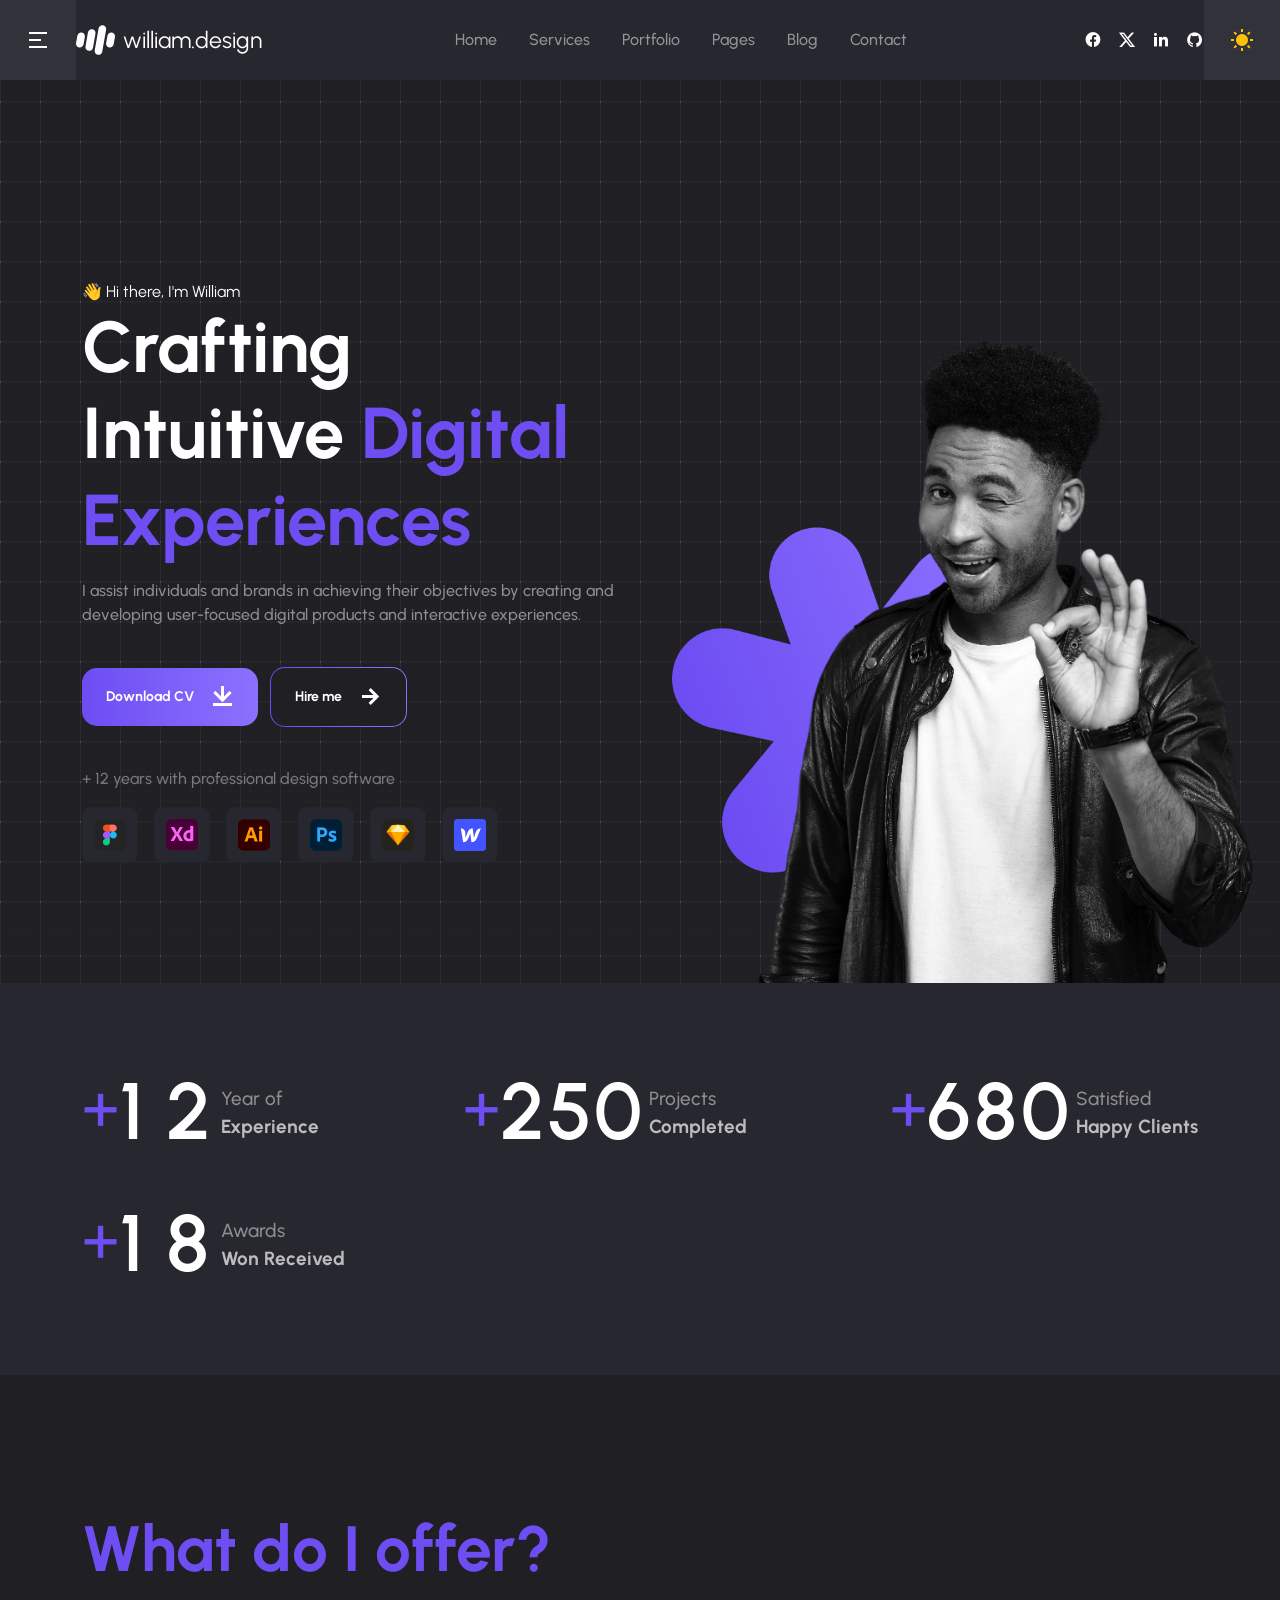
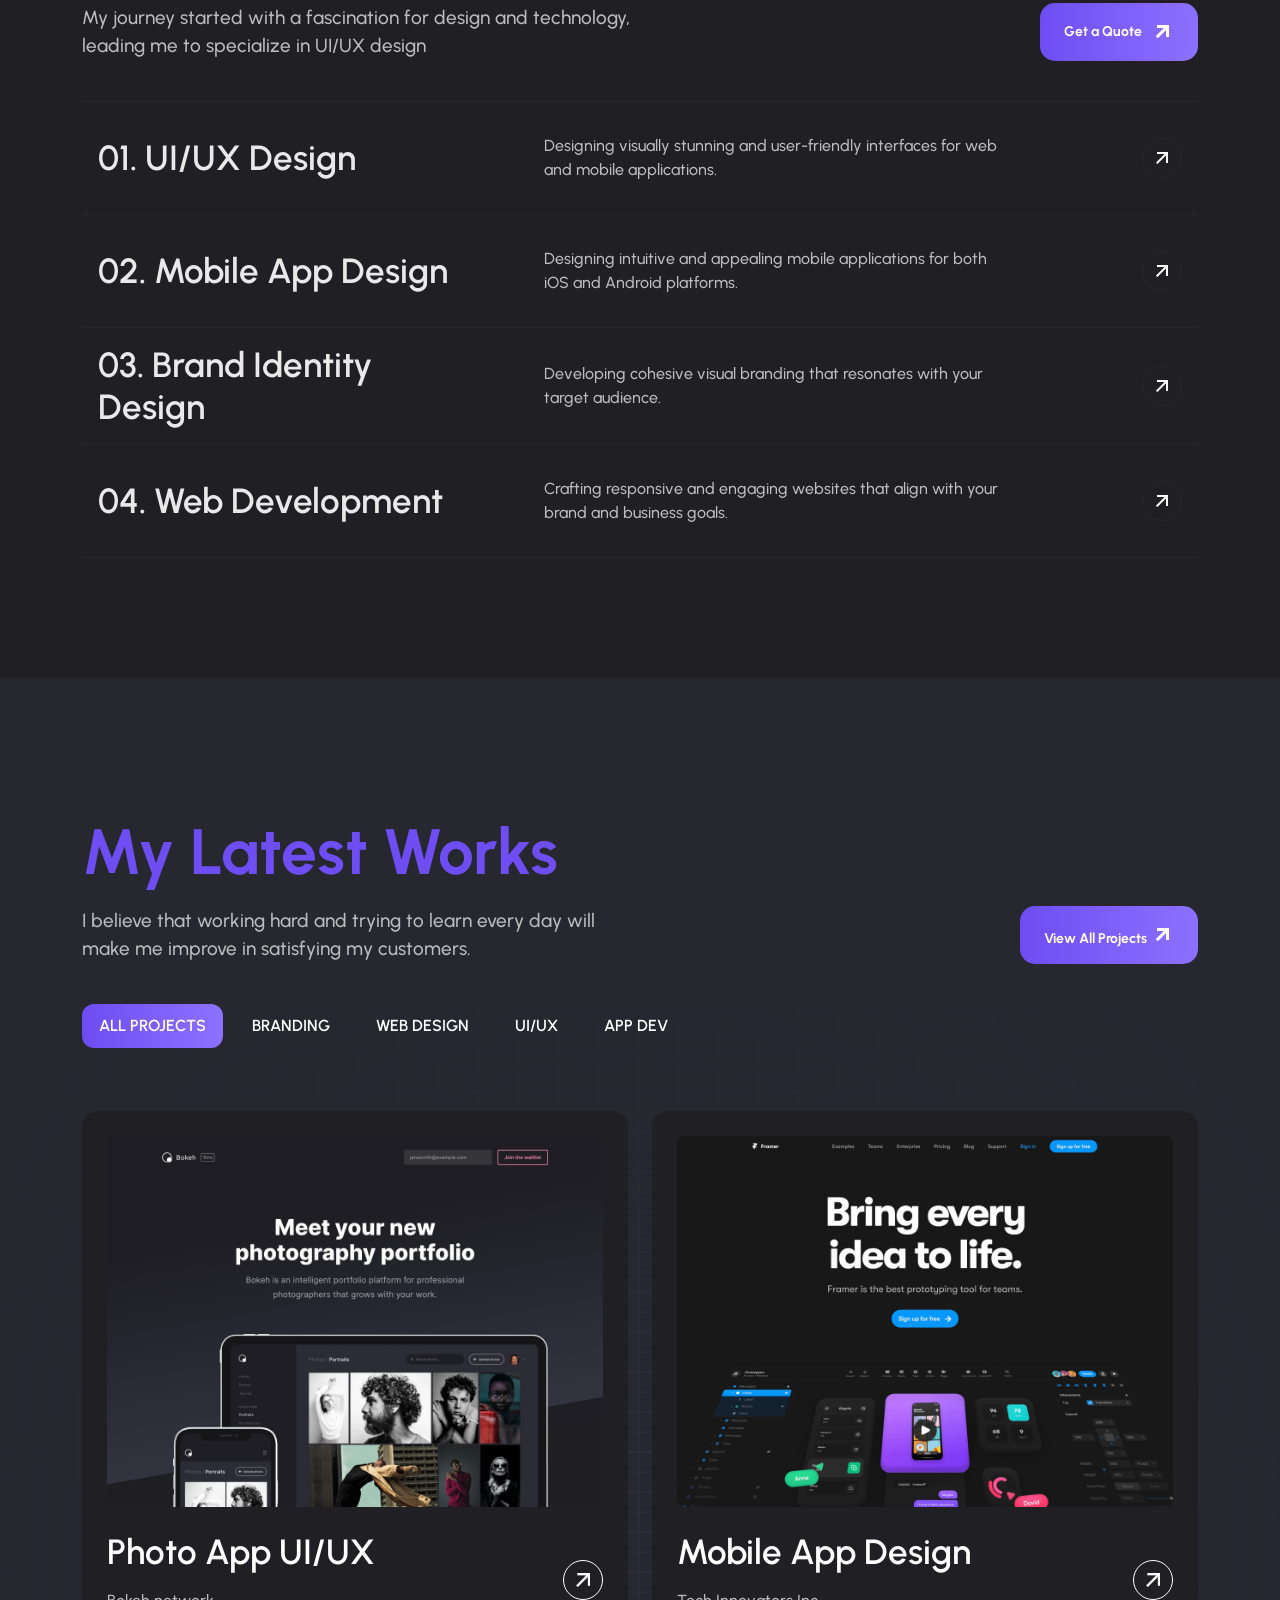
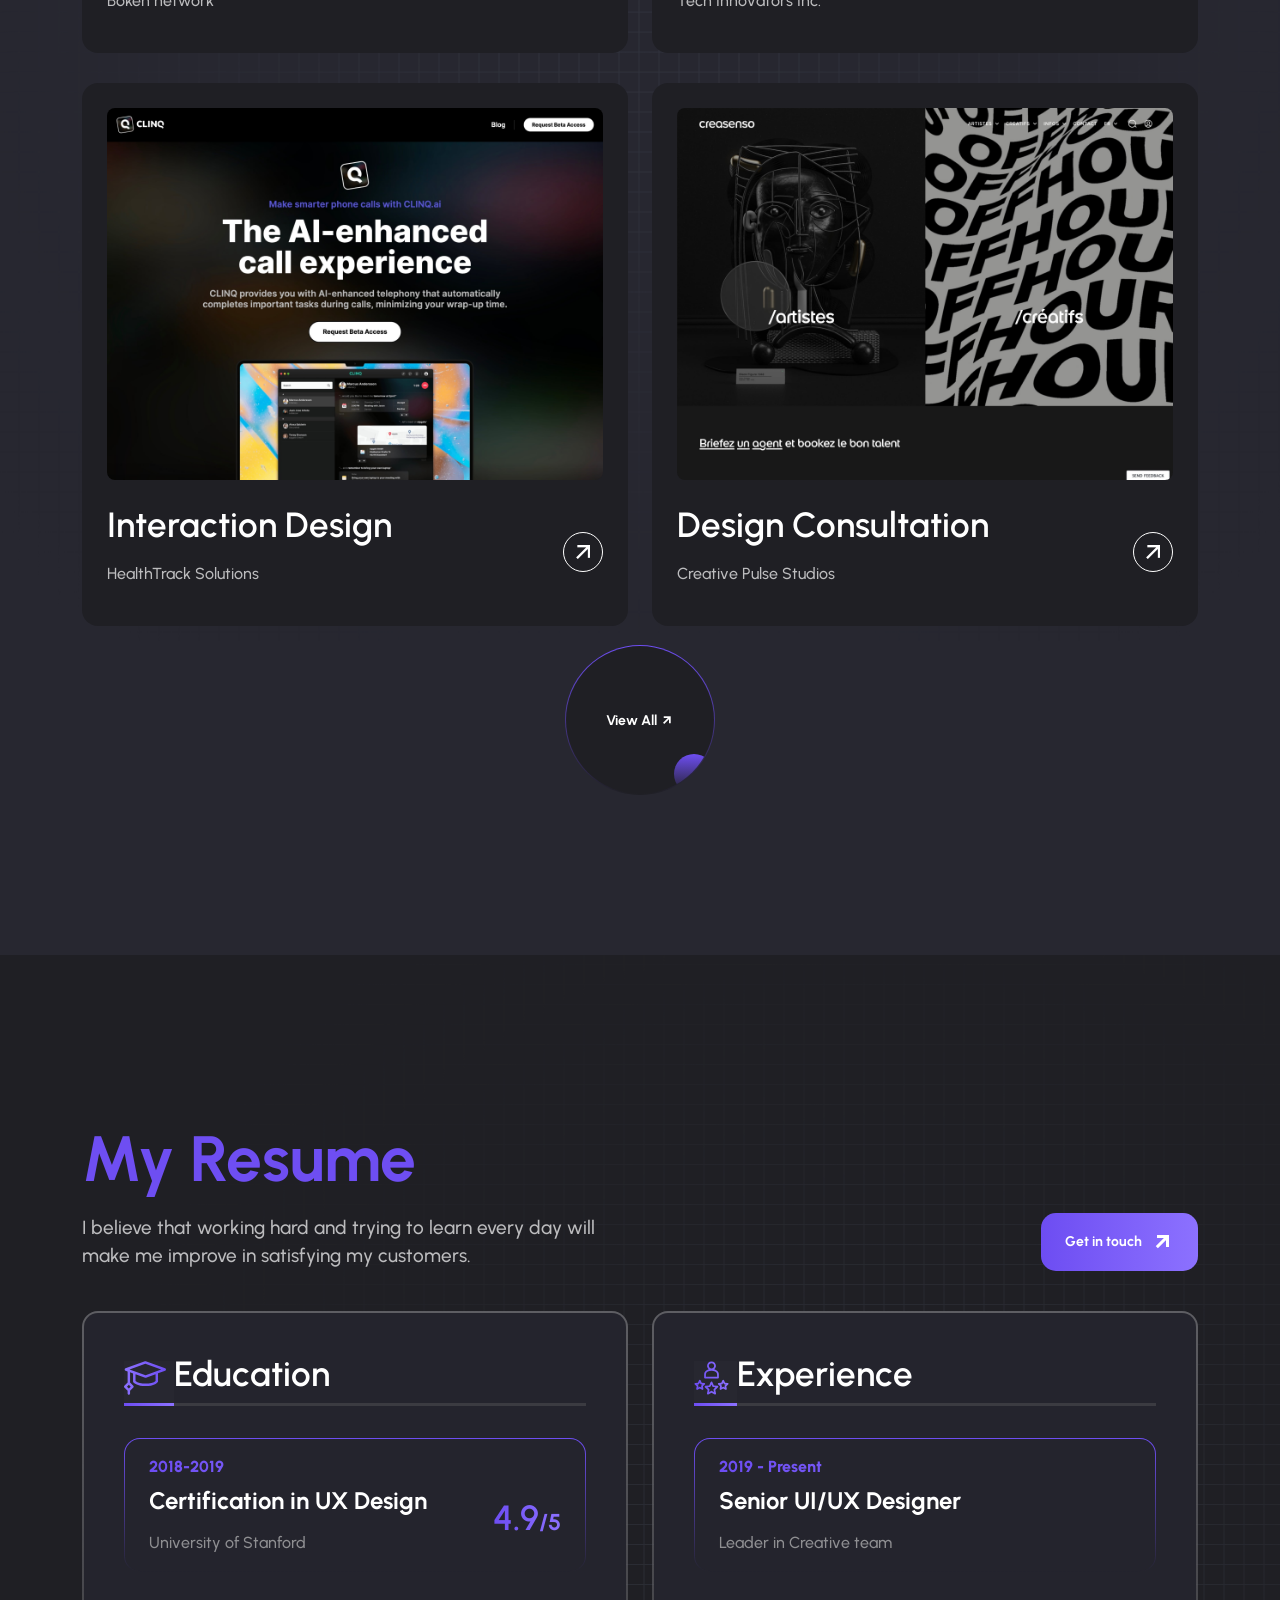
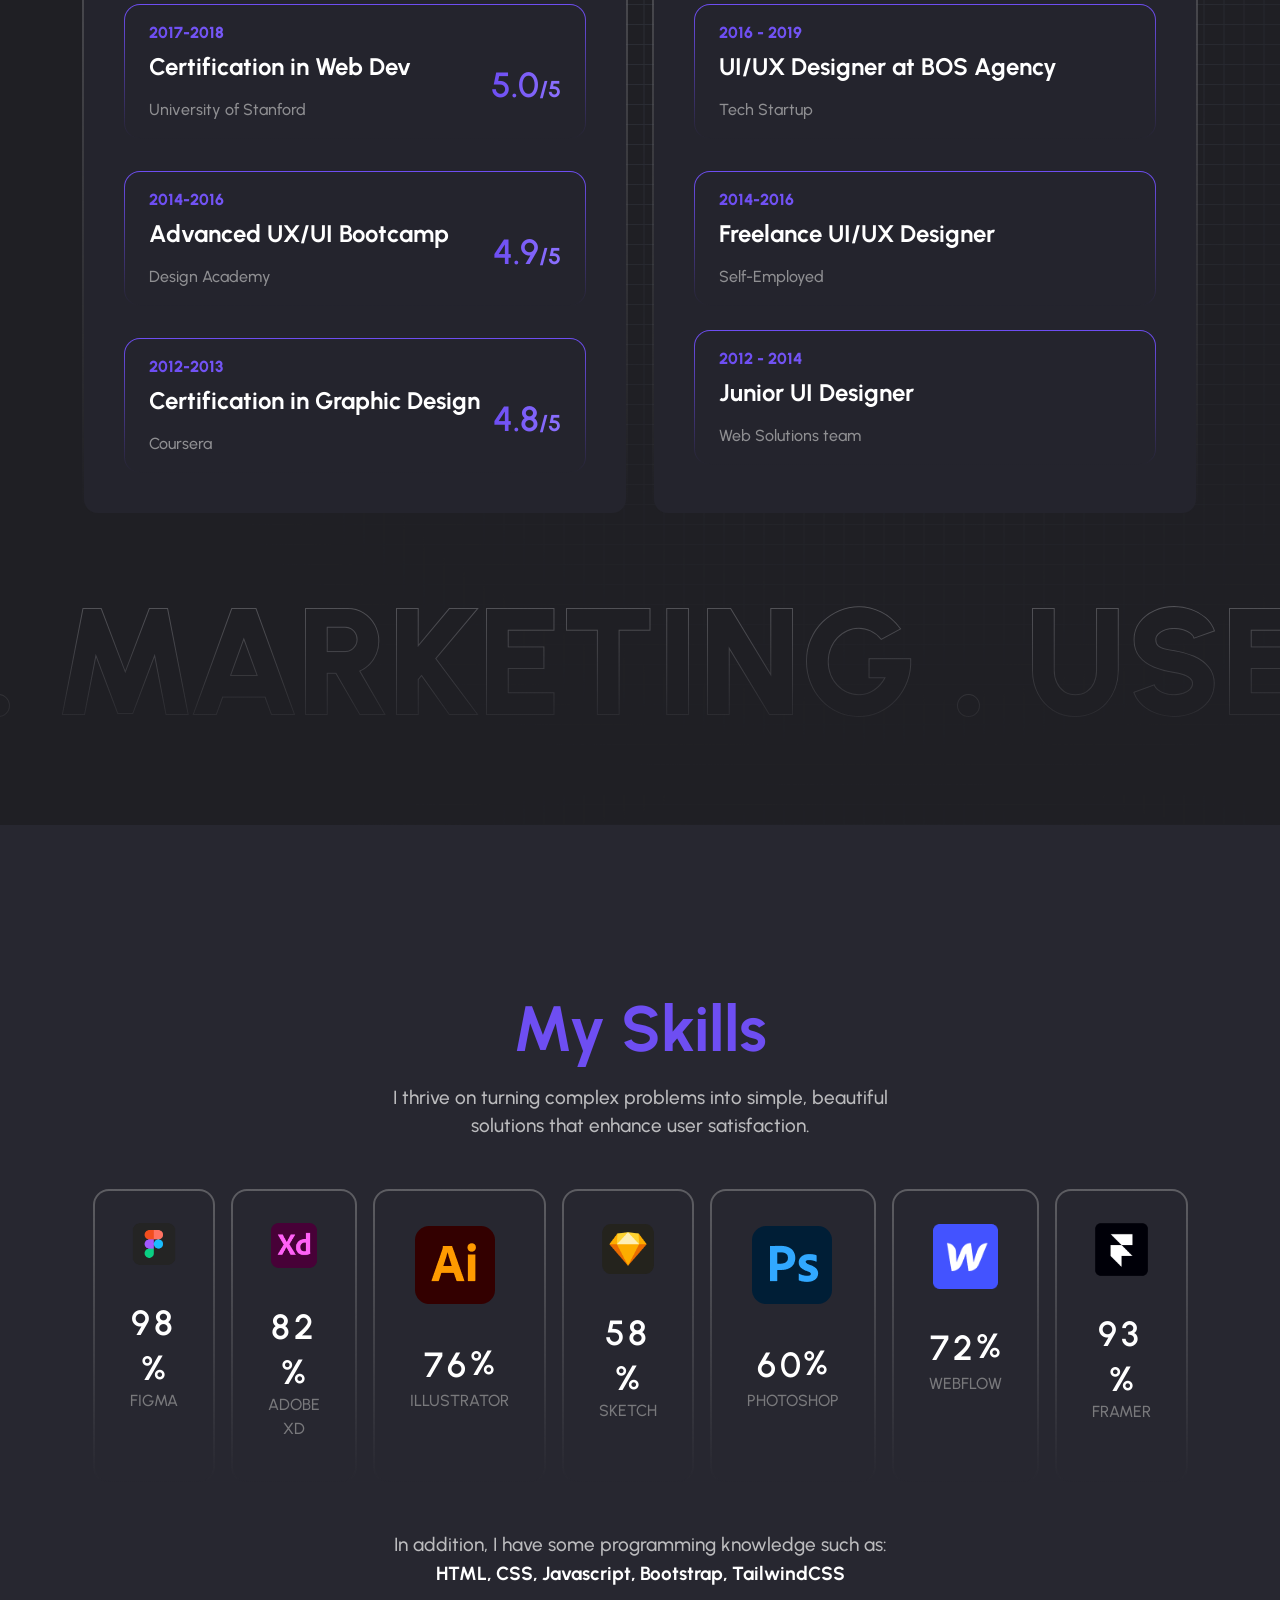
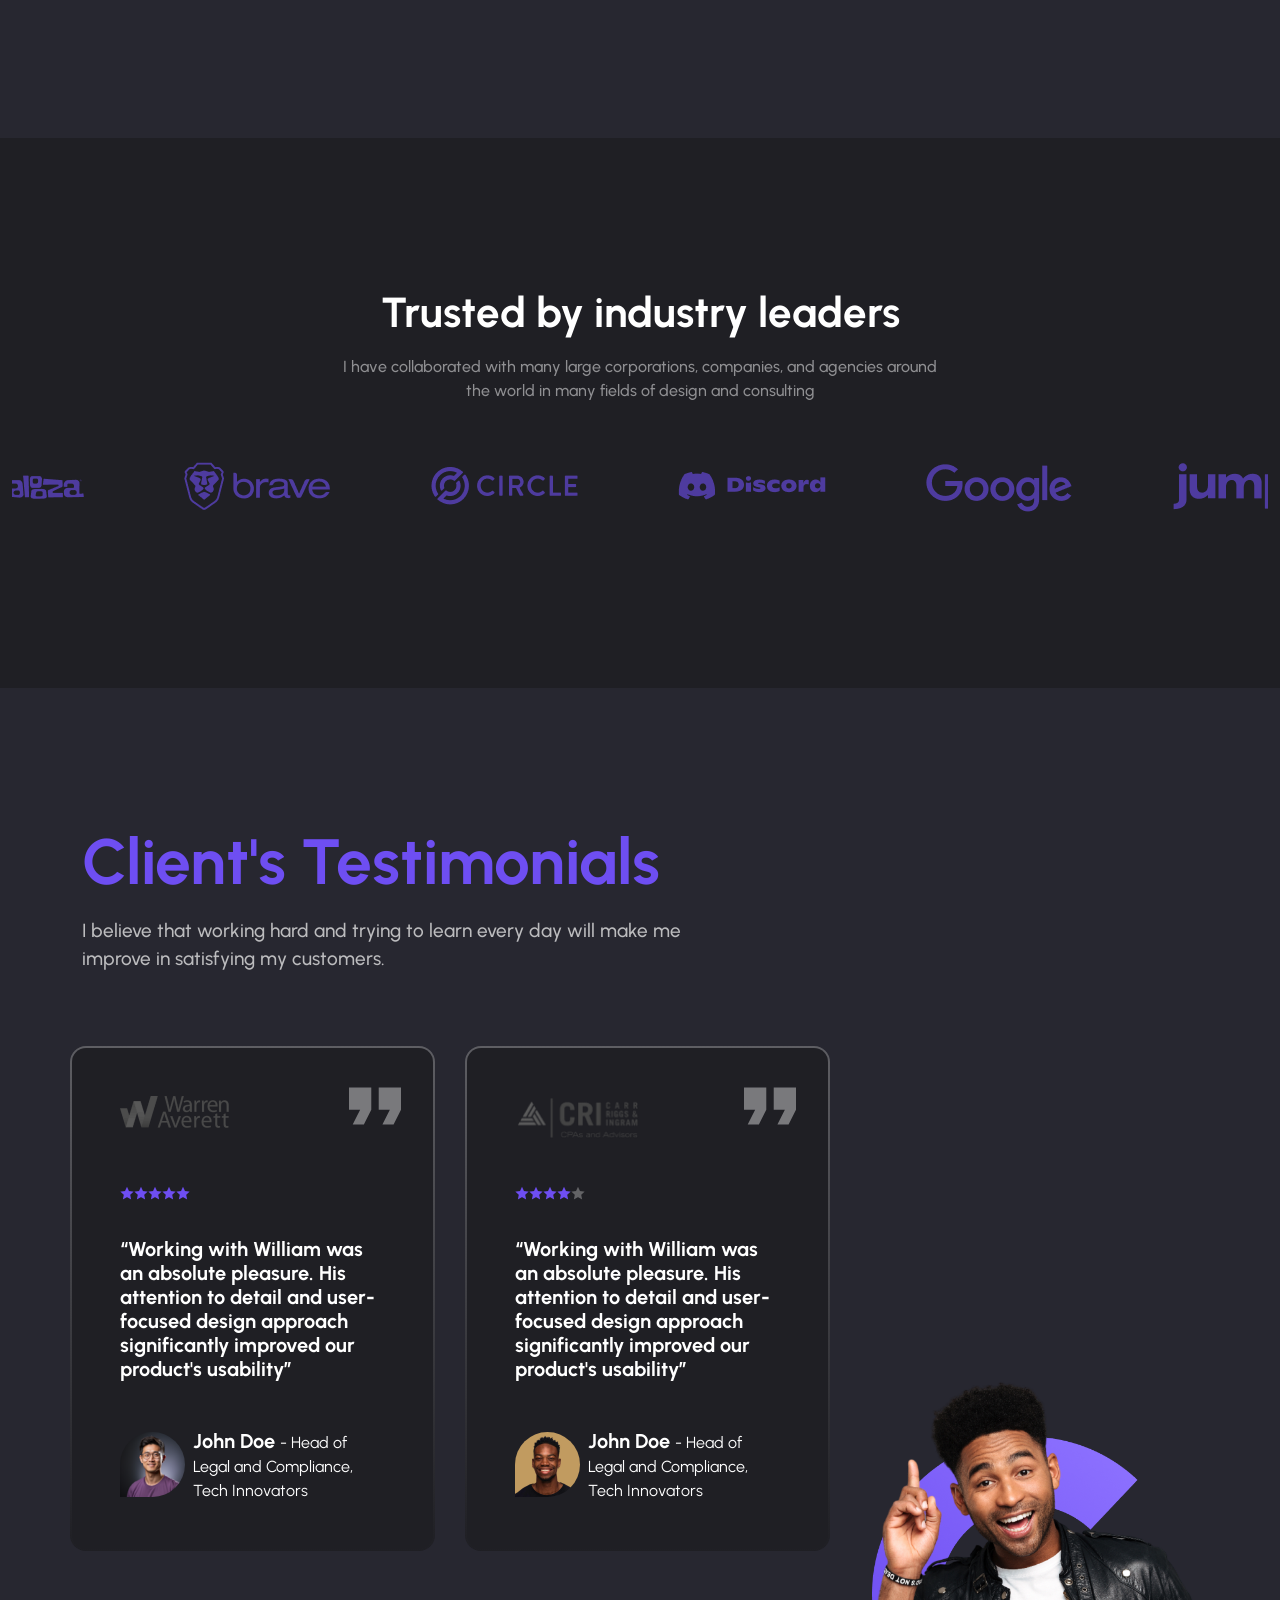
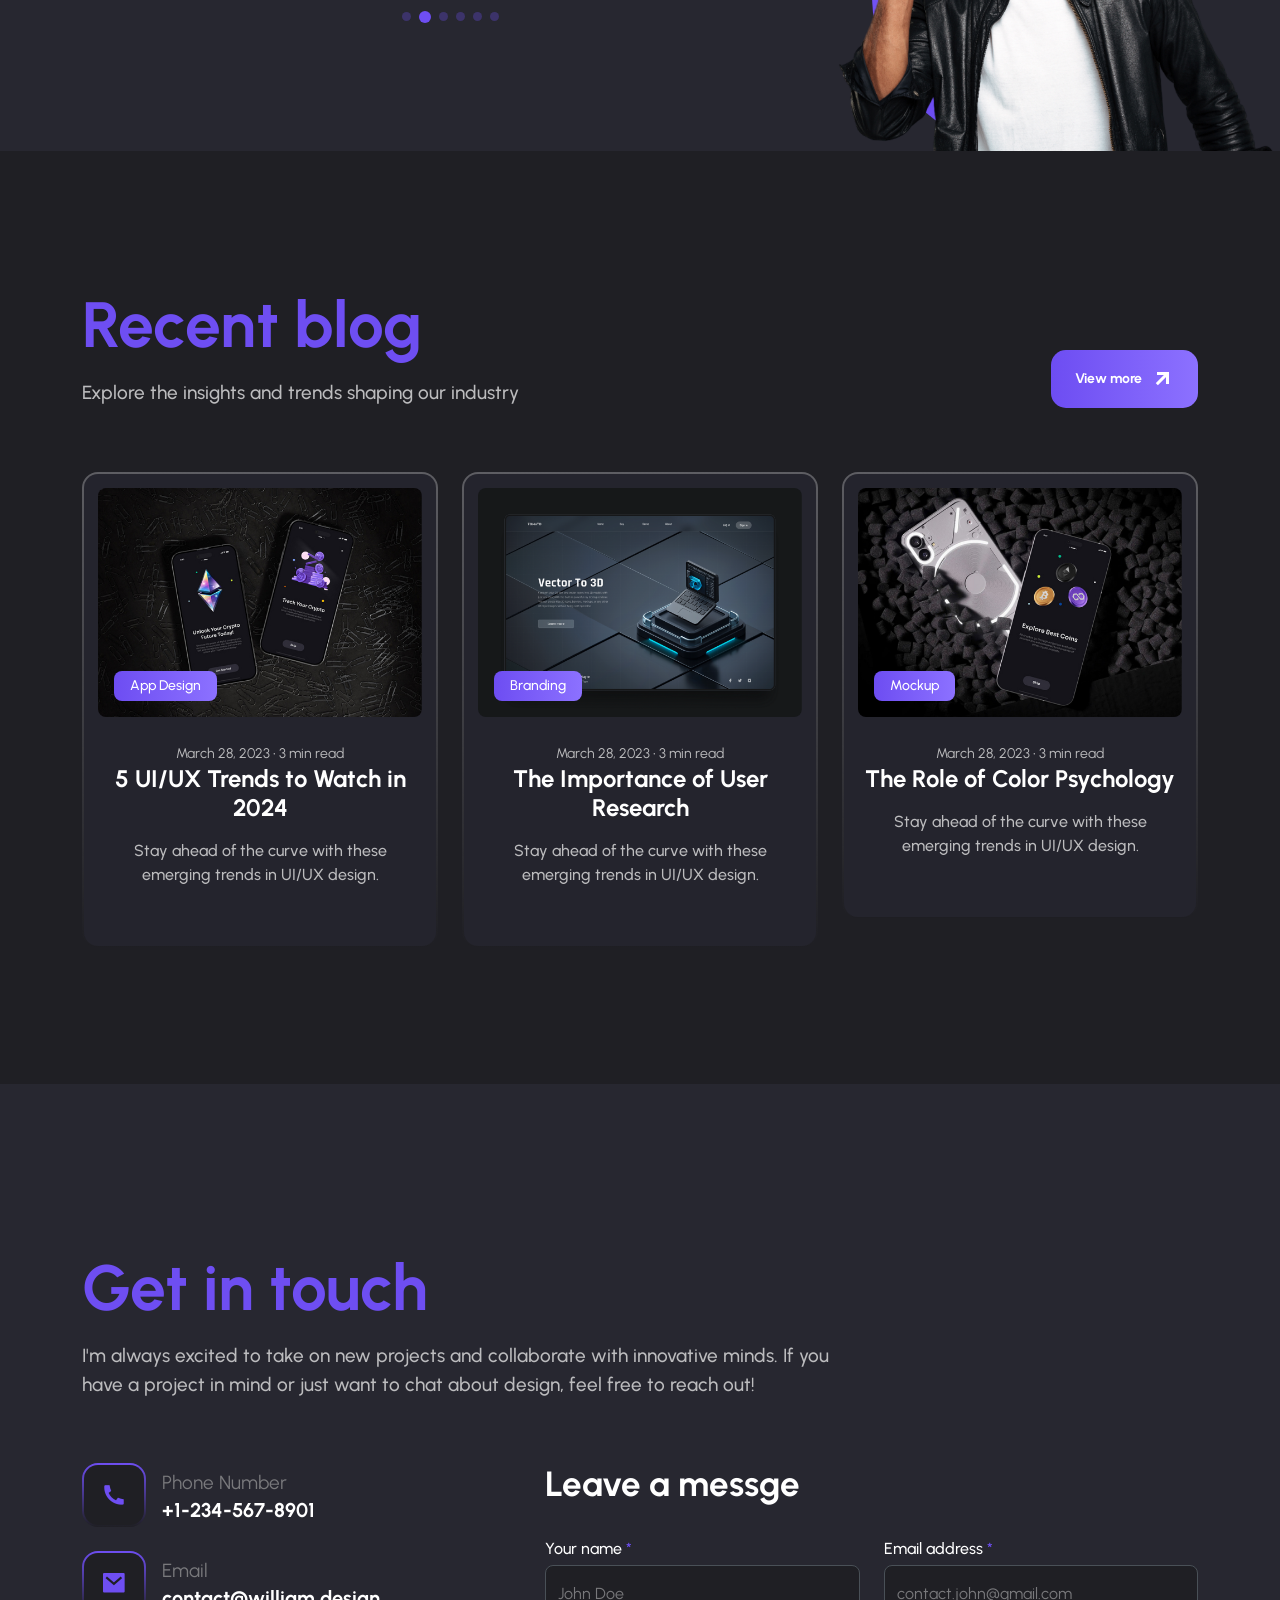
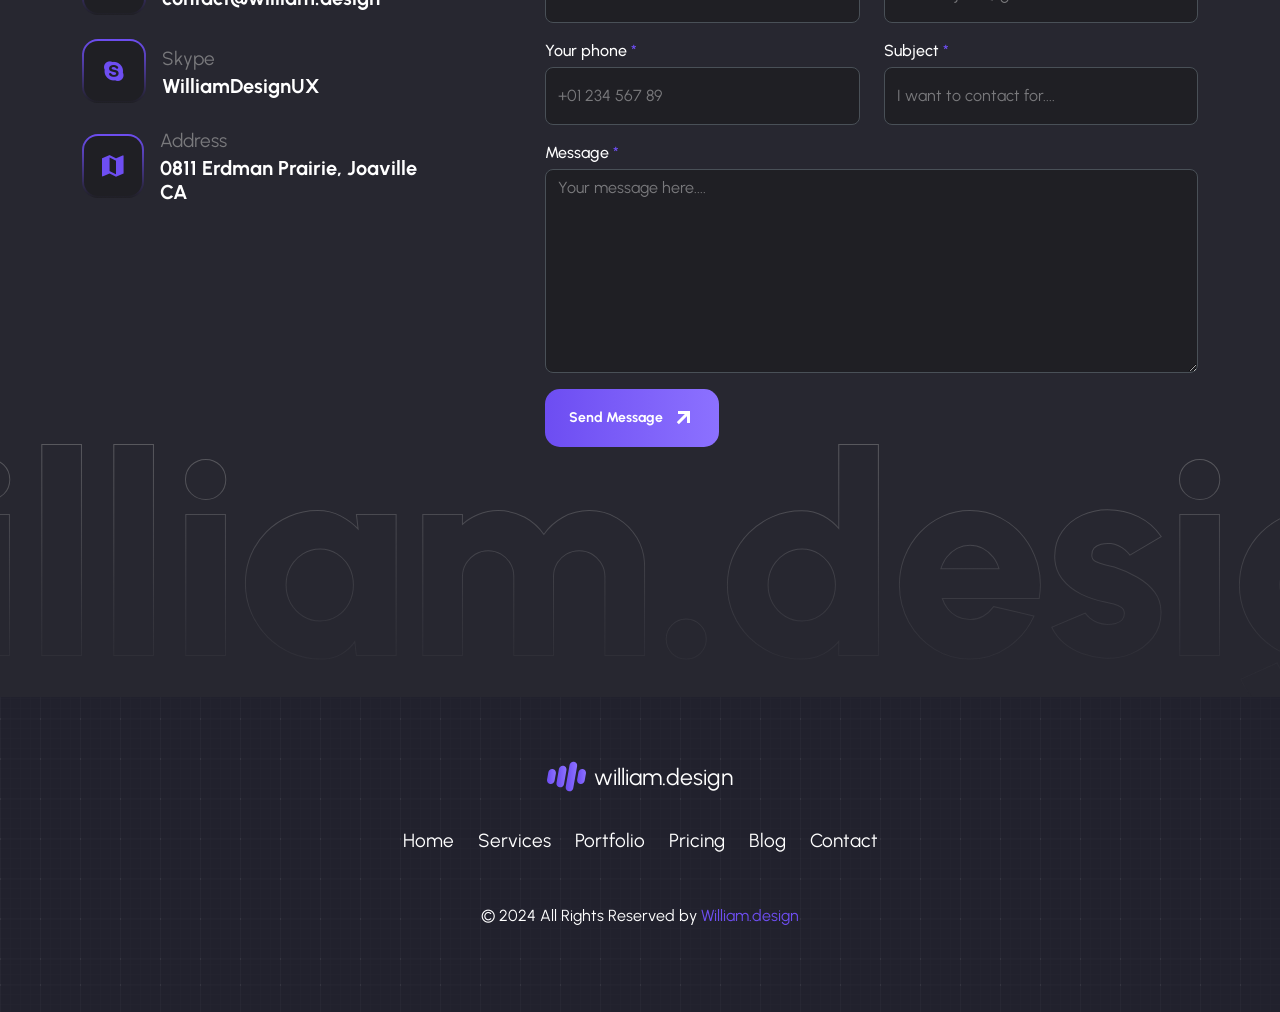
<file: index-1.html>
<!doctype html>
<html lang="en" data-bs-theme="dark">
    <head>
        <meta charset="UTF-8" />
<meta name="viewport" content="width=device-width, initial-scale=1.0" />
<meta http-equiv="x-ua-compatible" content="ie=edge" />
<title>William - Crafting Intuitive Digital Experiences</title>
<script src="assets/js/vendors/color-modes.js"></script>
<!-- Favicon icon-->
<link rel="shortcut icon" type="image/x-icon" href="assets/imgs/template/favicon-gradient.svg" />
<!-- Libs CSS -->
<link rel="stylesheet" href="assets/css/vendors/bootstrap.min.css" />
<link rel="stylesheet" href="assets/css/vendors/swiper-bundle.min.css" />
<link rel="stylesheet" href="assets/css/vendors/aos.css" />
<link rel="stylesheet" href="assets/css/vendors/odometer.css" />
<link rel="stylesheet" href="assets/css/vendors/carouselTicker.css" />
<link rel="stylesheet" href="assets/css/vendors/magnific-popup.css" />
<link rel="stylesheet" href="assets/fonts/remixicon/remixicon.css" />
<link rel="stylesheet" href="assets/fonts/satoshi/satoshi.css" />
<!-- Fonts -->
<link rel="preconnect" href="https://fonts.googleapis.com" />
<link rel="preconnect" href="https://fonts.gstatic.com" crossorigin />
<link href="https://fonts.googleapis.com/css2?family=DM+Mono:wght@300;400;500&family=Playfair+Display:wght@400..900&family=Urbanist:wght@100..900&display=swap" rel="stylesheet" />
<!-- Main CSS -->
<link rel="stylesheet" href="assets/css/main.css" />
    <link rel="stylesheet" href="assets/css/responsive-fixes.css?v=2" />

    </head>
    <body>
        <!-- prettier-ignore -->
        <!--Preloader-->
<div id="preloader">
    <div class="loader-cover">
        <div class="loader-container">
            <div class="loader-icon"></div>
        </div>
    </div>
</div>
<!--Preloader-end -->

        <!-- Navbar -->
<header>
    <nav class="navbar navbar-expand-lg navbar-light w-100 flex-nowrap z-999 p-0">
        <a href="#" class="navbar-menu p-4 text-center square-100 menu-tigger icon_80 icon-shape d-none d-md-flex" data-bs-target=".offCanvas__info" aria-controls="offCanvas__info">
            <i class="ri-menu-2-line"></i>
        </a>
        <div class="container py-3 px-0">
            <a class="navbar-brand d-flex main-logo align-items-center ms-lg-0 ms-md-5 ms-3" href="index.html">
                <img src="assets/imgs/template/favicon.svg" alt="zelio" />
                <span class="fs-4 ms-2">william.design</span>
            </a>
            <div class="d-none d-lg-flex"><div class="main-menu">
    <ul class="navbar-nav me-auto mb-2 mb-lg-0">
        <li class="nav-item">
                                <a class="nav-link" href="index.html">Home</a>
                            </li>

        <li class="nav-item">
            <a class="nav-link" href="services.html">Services</a>
        </li>
        <li class="nav-item">
            <a class="nav-link" href="work.html">Portfolio</a>
        </li>

        <li class="nav-item  has-children">
            <a class="nav-link" href="#">Pages</a>
            <ul class="sub-menu">
                <li><a href="pricing.html">Pricing</a></li>
                <li><a href="coming-soon.html">Coming Soon</a></li>
                <li><a href="404.html">404</a></li>
            </ul>
        </li>

        <li class="nav-item">
            <a class="nav-link" href="blog-list.html">Blog</a>
        </li>
        <li class="nav-item">
            <a class="nav-link" href="#contact">Contact</a>
        </li>
    </ul>
</div>
</div>
            <div class="navbar-social d-flex align-items-center pe-5 pe-lg-0 me-5 me-lg-0">
                <div class="d-md-flex d-none gap-3">
                    <a href="http://facebook.com">
                        <i class="ri-facebook-circle-fill fs-18"></i>
                    </a>
                    <a href="http://twitter.com">
                        <i class="ri-twitter-x-fill fs-18"></i>
                    </a>
                    <a href="http://linkedin.com">
                        <i class="ri-linkedin-fill fs-18"></i>
                    </a>
                    <a href="http://github.com">
                        <i class="ri-github-fill fs-18"></i>
                    </a>
                </div>
                <div class="burger-icon burger-icon-white border rounded-3">
                    <span class="burger-icon-top"></span>
                    <span class="burger-icon-mid"></span>
                    <span class="burger-icon-bottom"></span>
                </div>
            </div>
        </div>
        <div class="dark-light-switcher pe-10 pe-lg-0 pe-0 ps-md-5 ps-0 ps-lg-4 pe-lg-4 d-flex justify-content-center align-items-center icon_80 @@classList">
    <i class="ri-sun-fill text-warning"></i>
    <i class="ri-contrast-2-line text-white"></i>
</div>

    </nav>
    <!-- offCanvas-menu -->
<div class="offCanvas__info">
    <div class="offCanvas__close-icon menu-close">
        <button><i class="ri-close-line"></i></button>
    </div>
    <div class="offCanvas__logo mb-5"><h3 class="mb-0">Get in touch</h3></div>
    <div class="offCanvas__side-info mb-30">
        <div class="contact-list mb-30">
            <p class="fs-6 fw-medium text-200 mb-5">I'm always excited to take on new projects and collaborate with innovative minds.</p>
            <div class="mb-3">
                <span class="text-400 fs-5">Phone Number</span>
                <p class="mb-0">+1-234-567-8901</p>
            </div>
            <div class="mb-3">
                <span class="text-400 fs-5">Email</span>
                <p class="mb-0">contact@william.design</p>
            </div>
            <div class="mb-3">
                <span class="text-400 fs-5">Skype</span>
                <p class="mb-0">WilliamDesignUX</p>
            </div>
            <div class="mb-3">
                <span class="text-400 fs-5">Address</span>
                <p class="mb-0">0811 Erdman Prairie Road, Joaville, California 90210</p>
            </div>
        </div>

        <div class="contact-list">
            <p class="text-400 fs-5 mb-2">Social</p>
            <div class="d-md-flex d-none gap-3">
                <a href="http://facebook.com">
                    <i class="ri-facebook-circle-fill fs-18"></i>
                </a>
                <a href="http://twitter.com">
                    <i class="ri-twitter-x-fill fs-18"></i>
                </a>
                <a href="http://linkedin.com">
                    <i class="ri-linkedin-fill fs-18"></i>
                </a>
                <a href="http://github.com">
                    <i class="ri-github-fill fs-18"></i>
                </a>
            </div>
        </div>
    </div>
</div>
<div class="offCanvas__overly"></div>
 <div class="mobile-header-active mobile-header-wrapper-style perfect-scrollbar button-bg-2">
    <div class="mobile-header-wrapper-inner">
        <div class="mobile-header-logo">
            <a class="d-flex main-logo align-items-center d-inline-flex" href="index.html">
                <img src="assets/imgs/footer-1/logo.svg" alt="zelio" />
                <span class="fs-4 ms-2 text-dark">william.design</span>
            </a>
            <div class="burger-icon burger-icon-white border rounded-3">
                <span class="burger-icon-top"></span>
                <span class="burger-icon-mid"></span>
                <span class="burger-icon-bottom"></span>
            </div>
        </div>
        <div class="mobile-header-content-area">
            <div class="perfect-scroll">
                <div class="mobile-menu-wrap mobile-header-border">
                    <nav>
                        <ul class="mobile-menu font-heading ps-0">
                            <li class="nav-item">
                                <a class="nav-link" href="index.html">Home</a>
                            </li>

                            <li class="nav-item">
                                <a class="nav-link" href="services.html">Services</a>
                            </li>
                            <li class="nav-item">
                                <a class="nav-link" href="work.html">Portfolio</a>
                            </li>

                            <li class="nav-item">
                                <a class="nav-link" href="pricing.html">Pricing</a>
                            </li>

                            <li class="nav-item">
                                <a class="nav-link" href="blog-list.html">Blog</a>
                            </li>
                            <li class="nav-item">
                                <a class="nav-link" href="#contact">Contact</a>
                            </li>
                        </ul>
                    </nav>
                </div>
            </div>
        </div>
    </div>
</div>

</header>

        <main>
            <!-- prettier-ignore -->
            <!--Home 1 Section 1-->
<section class="section-hero-1 position-relative pt-200 pb-120 overflow-hidden">
    <div class="container position-relative z-3">
        <div class="row">
            <div class="col-lg-6 col-md-12">
                <span class="text-dark">👋 Hi there, I'm William</span>
                <h1 class="ds-2 mb-3">Crafting Intuitive <span class="text-primary">Digital Experiences</span></h1>
                <p class="text-300 mb-6">I assist individuals and brands in achieving their objectives by creating and developing user-focused digital products and interactive experiences.</p>
                <a href="assets/resume.pdf" class="btn btn-gradient me-2" target="_blank">
                    Download CV
                    <i class="ri-download-line ms-2"></i>
                </a>
                <a href="#contact" class="btn btn-outline-secondary d-inline-flex align-items-center">
                    <span>Hire me</span>
                    <i class="ri-arrow-right-line ms-2"></i>
                </a>
                <p class="text-400 mt-6 mb-3">+ 12 years with professional design software</p>
                <div class="d-flex gap-3">
                    <div class="brand-logo icon-xl icon-shape rounded-3 bg-900">
                        <img src="assets/imgs/hero/hero-1/brand-1.png" alt="brand" />
                    </div>
                    <div class="brand-logo icon-xl icon-shape rounded-3 bg-900">
                        <img src="assets/imgs/hero/hero-1/brand-2.png" alt="brand" />
                    </div>
                    <div class="brand-logo icon-xl icon-shape rounded-3 bg-900">
                        <img src="assets/imgs/hero/hero-1/brand-3.png" alt="brand" />
                    </div>
                    <div class="brand-logo icon-xl icon-shape rounded-3 bg-900">
                        <img src="assets/imgs/hero/hero-1/brand-4.png" alt="brand" />
                    </div>
                    <div class="brand-logo icon-xl icon-shape rounded-3 bg-900">
                        <img src="assets/imgs/hero/hero-1/brand-5.png" alt="brand" />
                    </div>
                    <div class="brand-logo icon-xl icon-shape rounded-3 bg-900 d-none d-md-flex">
                        <img src=" assets/imgs/hero/hero-1/brand-6.png" alt="brand" />
                    </div>
                </div>
            </div>
        </div>
    </div>
    <div class="shape-1 position-absolute bottom-0 start-50 z-1 ms-10 d-none d-md-block">
        <img class="position-relative z-1 filter-gray" src="assets/imgs/hero/hero-1/man.png" alt="man" />
        <div class="position-absolute top-50 start-0 translate-middle z-0 mt-8 ms-10 ps-8">
            <img class="ribbonRotate" src="assets/imgs/hero/hero-1/decorate.png" alt="zelio" />
        </div>
    </div>
    <div class="position-absolute top-0 start-0 w-100 h-100 filter-invert" data-background="assets/imgs/hero/hero-1/background.png"></div>
</section>

            <!--Static 1-->
<div class="section-static-1 position-relative overflow-hidden z-0 py-8 bg-900">
    <div class="container">
        <div class="inner">
            <div class="row align-items-center justify-content-between">
                <div class="col-lg-auto col-md-6">
                    <div class="counter-item-cover counter-item">
                        <div class="content text-center mx-auto d-flex align-items-center">
                            <span class="ds-3 count text-primary fw-medium my-0">+<span class="odometer ds-1 text-dark fw-semibold" data-count="12"></span></span>
                            <div class="text-start ms-2">
                                <p class="fs-5 mb-0 text-300">Year of</p>
                                <p class="fs-5 mb-0 fw-bold">Experience</p>
                            </div>
                        </div>
                    </div>
                </div>
                <div class="col-lg-auto col-md-6">
                    <div class="counter-item-cover counter-item">
                        <div class="content text-center mx-auto d-flex align-items-center">
                            <span class="ds-3 count text-primary fw-medium my-0">+<span class="odometer ds-1 text-dark fw-semibold" data-count="250"></span></span>
                            <div class="text-start ms-2">
                                <p class="fs-5 mb-0 text-300">Projects</p>
                                <p class="fs-5 mb-0 fw-bold">Completed</p>
                            </div>
                        </div>
                    </div>
                </div>
                <div class="col-lg-auto col-md-6">
                    <div class="counter-item-cover counter-item">
                        <div class="content text-center mx-auto d-flex align-items-center">
                            <span class="ds-3 count text-primary fw-medium my-0">+<span class="odometer ds-1 text-dark fw-semibold" data-count="680"></span></span>
                            <div class="text-start ms-2">
                                <p class="fs-5 mb-0 text-300">Satisfied</p>
                                <p class="fs-5 mb-0 fw-bold">Happy Clients</p>
                            </div>
                        </div>
                    </div>
                </div>
                <div class="col-lg-auto col-md-6">
                    <div class="counter-item-cover counter-item">
                        <div class="content text-center mx-auto d-flex align-items-center">
                            <span class="ds-3 count text-primary fw-medium my-0">+<span class="odometer ds-1 text-dark fw-semibold" data-count="18"></span></span>
                            <div class="text-start ms-2">
                                <p class="fs-5 mb-0 text-300">Awards</p>
                                <p class="fs-5 mb-0 fw-bold">Won Received</p>
                            </div>
                        </div>
                    </div>
                </div>
            </div>
        </div>
    </div>
</div>

            <!-- service 1 -->
<section class="section-service-1 pt-120 pb-120">
    <div class="container">
        <div class="row align-items-end">
            <div class="col-lg-7 me-auto">
                <h3 class="ds-3 mt-3 mb-3 text-primary">What do I offer?</h3>
                <span class="fs-5 fw-medium text-200"
                    >My journey started with a fascination for design and technology,
                    <br />
                    leading me to specialize in UI/UX design
                </span>
            </div>
            <div class="col-lg-auto">
                <a href="#contact" class="btn btn-gradient mt-lg-0 mt-5 ms-lg-auto">
                    Get a Quote
                    <i class="ri-arrow-right-up-line"></i>
                </a>
            </div>
        </div>
        <div class="row mt-6 justify-content-between">
            <div class="col-12">
                <div class="single-service-card-1 tg-img-reveal-item w-100 border-top border-900 p-3" data-fx="1" data-img="assets/imgs/services/services-1/img-1.png">
                    <div class="service-card-details d-lg-flex align-items-center">
                        <h3 class="service-card-title w-lg-50 w-100 mb-0">
                            <a href="work-single.html">
                                <span class="service-number">01.</span>
                                UI/UX Design
                            </a>
                        </h3>
                        <a href="#" class="d-md-flex d-block ps-lg-10 align-items-center justify-content-end w-100">
                            <p class="service-card-text my-3">
                                Designing visually stunning and user-friendly interfaces for web <br />
                                and mobile applications.
                            </p>
                            <div class="service-card-icon icon-shape ms-auto icon-md rounded-circle border">
                                <i class="ri-arrow-right-up-line"></i>
                            </div>
                        </a>
                    </div>
                </div>
            </div>
            <div class="col-12">
                <div class="single-service-card-1 tg-img-reveal-item w-100 border-top border-900 p-3" data-fx="1" data-img="assets/imgs/services/services-1/img-2.png">
                    <div class="service-card-details d-lg-flex align-items-center">
                        <h3 class="service-card-title w-lg-50 w-100 mb-0">
                            <a href="work-single.html">
                                <span class="service-number">02.</span>
                                Mobile App Design
                            </a>
                        </h3>
                        <a href="#" class="d-md-flex d-block ps-lg-10 align-items-center justify-content-end w-100">
                            <p class="service-card-text my-3">
                                Designing intuitive and appealing mobile applications for both <br />
                                iOS and Android platforms.
                            </p>
                            <div class="service-card-icon icon-shape ms-auto icon-md rounded-circle border">
                                <i class="ri-arrow-right-up-line"></i>
                            </div>
                        </a>
                    </div>
                </div>
            </div>
            <div class="col-12">
                <div class="single-service-card-1 tg-img-reveal-item w-100 border-top border-900 p-3" data-fx="1" data-img="assets/imgs/services/services-1/img-3.png">
                    <div class="service-card-details d-lg-flex align-items-center">
                        <h3 class="service-card-title w-lg-50 w-100 mb-0">
                            <a href="work-single.html">
                                <span class="service-number">03.</span>
                                Brand Identity Design
                            </a>
                        </h3>
                        <a href="#" class="d-md-flex d-block ps-lg-10 align-items-center justify-content-end w-100">
                            <p class="service-card-text my-3">
                                Developing cohesive visual branding that resonates with your <br />
                                target audience.
                            </p>
                            <div class="service-card-icon icon-shape ms-auto icon-md rounded-circle border">
                                <i class="ri-arrow-right-up-line"></i>
                            </div>
                        </a>
                    </div>
                </div>
            </div>
            <div class="col-12">
                <div class="single-service-card-1 tg-img-reveal-item w-100 border-top border-900 p-3 border-bottom" data-fx="1" data-img="assets/imgs/services/services-1/img-4.png">
                    <div class="service-card-details d-lg-flex align-items-center">
                        <h3 class="service-card-title w-lg-50 w-100 mb-0">
                            <a href="work-single.html">
                                <span class="service-number">04.</span>
                                Web Development
                            </a>
                        </h3>
                        <a href="#" class="d-md-flex d-block ps-lg-10 align-items-center justify-content-end w-100">
                            <p class="service-card-text my-3">
                                Crafting responsive and engaging websites that align with your <br />
                                brand and business goals.
                            </p>
                            <div class="service-card-icon icon-shape ms-auto icon-md rounded-circle border">
                                <i class="ri-arrow-right-up-line"></i>
                            </div>
                        </a>
                    </div>
                </div>
            </div>
        </div>
    </div>
</section>

            <!-- projects 1 -->
<div id="projects" class="section-projects-1 position-relative pt-120 pb-6 bg-900">
    <div class="container">
        <div class="row align-items-end">
            <div class="col-lg-7 me-auto">
                <h3 class="ds-3 mt-3 mb-3 text-primary">My Latest Works</h3>
                <span class="fs-5 fw-medium text-200">
                    I believe that working hard and trying to learn every day will
                    <br />
                    make me improve in satisfying my customers.
                </span>
            </div>
            <div class="col-lg-auto">
                <a href="work.html" class="btn btn-gradient mt-lg-0 mt-5 ms-lg-auto d-none d-xl-block">
                    View All Projects
                    <i class="ri-arrow-right-up-line"></i>
                </a>
            </div>
        </div>
    </div>
</div>
<div class="bg-900 fillter-project" data-background="assets/imgs/projects/projects-1/background.png">
    <div class="container">
        <div class="text-start">
            <div class="button-group filter-button-group filter-menu-active">
                <button class="btn btn-md btn-filter mb-2 me-2 text-uppercase active" data-filter="*">All Projects</button>
                <button class="btn btn-md btn-filter mb-2 me-2 text-uppercase " data-filter=".brand">Branding</button>
                <button class="btn btn-md btn-filter mb-2 me-2 text-uppercase " data-filter=".webdesign">Web Design</button>
                <button class="btn btn-md btn-filter mb-2 me-2 text-uppercase " data-filter=".ui">UI/UX</button>
                <button class="btn btn-md btn-filter mb-2 me-2 text-uppercase " data-filter=".app">App Dev</button>
            </div>
        </div>
        <div class="row masonry-active justify-content-between mt-6">
            <div class="grid-sizer"></div>
            <div class="filter-item col-lg-6 col-12 brand ui app">
                <div class="project-item rounded-4 overflow-hidden position-relative p-md-4 p-3 bg-white">
                    <a href="work-single.html">
                        <img class="rounded-3 w-100 zoom-img" src="assets/imgs/projects/projects-1/img-1.png" alt="zelio" />
                    </a>
                    <div class="d-flex align-items-center mt-4">
                        <a href="work-single.html" class="project-card-content">
                            <h3 class="fw-semibold">Photo App UI/UX</h3>
                            <p>Bokeh network</p>
                        </a>
                        <a href="work-single.html" class="project-card-icon icon-shape ms-auto icon-md rounded-circle">
                            <i class="ri-arrow-right-up-line"></i>
                        </a>
                    </div>
                </div>
            </div>
            <div class="filter-item col-lg-6 col-12 webdesign brand dataanalysis brand">
                <div class="project-item rounded-4 overflow-hidden position-relative p-md-4 p-3 bg-white">
                    <a href="work-single.html">
                        <img class="rounded-3 w-100 zoom-img" src="assets/imgs/projects/projects-1/img-2.png" alt="zelio" />
                    </a>
                    <div class="d-flex align-items-center mt-4">
                        <a href="work-single.html" class="project-card-content">
                            <h3 class="fw-semibold">Mobile App Design</h3>
                            <p>Tech Innovators Inc.</p>
                        </a>
                        <a href="work-single.html" class="project-card-icon icon-shape ms-auto icon-md rounded-circle">
                            <i class="ri-arrow-right-up-line"></i>
                        </a>
                    </div>
                </div>
            </div>
            <div class="filter-item col-lg-6 col-12 ui app">
                <div class="project-item rounded-4 overflow-hidden position-relative p-md-4 p-3 bg-white">
                    <a href="work-single.html">
                        <img class="rounded-3 w-100 zoom-img" src="assets/imgs/projects/projects-1/img-3.png" alt="zelio" />
                    </a>
                    <div class="d-flex align-items-center mt-4">
                        <a href="work-single.html" class="project-card-content">
                            <h3 class="fw-semibold">Interaction Design</h3>
                            <p>HealthTrack Solutions</p>
                        </a>
                        <a href="work-single.html" class="project-card-icon icon-shape ms-auto icon-md rounded-circle">
                            <i class="ri-arrow-right-up-line"></i>
                        </a>
                    </div>
                </div>
            </div>
            <div class="filter-item col-lg-6 col-12 app app dataanalysis brand">
                <div class="project-item rounded-4 overflow-hidden position-relative p-md-4 p-3 bg-white">
                    <a href="work-single.html">
                        <img class="rounded-3 w-100 zoom-img" src="assets/imgs/projects/projects-1/img-4.png" alt="zelio" />
                    </a>
                    <div class="d-flex align-items-center mt-4">
                        <a href="work-single.html" class="project-card-content">
                            <h3 class="fw-semibold">Design Consultation</h3>
                            <p>Creative Pulse Studios</p>
                        </a>
                        <a href="work-single.html" class="project-card-icon icon-shape ms-auto icon-md rounded-circle">
                            <i class="ri-arrow-right-up-line"></i>
                        </a>
                    </div>
                </div>
            </div>
        </div>
    </div>
</div>
<div class="contairer overflow-hidden">
    <div class="row justify-content-center position-relative button-project pb-160 bg-900 pt-1">
        <a href="work.html" class="icon_hover position-relative z-1 icon-shape icon_150 border-linear-2 rounded-circle position-relative overflow-hidden bg-white hover-up">
            <span class="icon-shape icon-md bg-linear-2 rounded-circle position-absolute bottom-0 end-0"></span>
            <p class="m-0 fs-7 fw-bold text-capitalize position-absolute top-50 start-50 translate-middle">
                View All
                <i class="ri-arrow-right-up-line fs-7"></i>
            </p>
        </a>
        <div class="ellipse position-absolute bottom-0 start-50 translate-middle-x z-0"></div>
    </div>
</div>

            <!-- resume 1 -->
<section id="resume" class="section-resume-1 position-relative pt-150 overflow-hidden" data-background="assets/imgs/projects/projects-1/background.png">
    <div class="container">
        <div class="row align-items-end">
            <div class="col-lg-7 me-auto">
                <h3 class="ds-3 mt-3 mb-3 text-primary">My Resume</h3>
                <span class="fs-5 fw-medium text-200">
                    I believe that working hard and trying to learn every day will
                    <br />
                    make me improve in satisfying my customers.
                </span>
            </div>
            <div class="col-lg-auto">
                <a href="#contact" class="btn btn-gradient mt-lg-0 mt-5 ms-lg-auto">
                    Get in touch
                    <i class="ri-arrow-right-up-line"></i>
                </a>
            </div>
        </div>
        <div class="row mt-6">
            <div class="col-lg-6 col-12">
                <div class="resume-card p-lg-6 p-4 mb-lg-0 mb-6">
                    <div class="resume-card-header d-flex align-items-end">
                        <img class="border-linear-1 border-3 pb-2 pe-2" src="assets/imgs/resume/resume-1/icon-1.svg" alt="zelio" />
                        <h3 class="fw-semibold mb-0 border-bottom border-600 border-3 pb-2 w-100">Education</h3>
                    </div>
                    <div class="resume-card-body">
                        <div class="resume-card-item px-4 py-3 mt-5">
                            <div class="d-flex align-items-end">
                                <div class="">
                                    <p class="fw-extra-bold text-linear-1 mb-2">2018-2019</p>
                                    <h5 class="">Certification in UX Design</h5>
                                    <p class="text-300 mb-0">University of Stanford</p>
                                </div>
                                <h3 class="text-linear-1 ms-auto fw-semibold">4.9<span class="fs-4 fw-bold">/5</span></h3>
                            </div>
                        </div>
                        <div class="resume-card-item px-4 py-3 mt-5">
                            <div class="d-flex align-items-end">
                                <div class="">
                                    <p class="fw-extra-bold text-linear-1 mb-2">2017-2018</p>
                                    <h5 class="">Certification in Web Dev</h5>
                                    <p class="text-300 mb-0">University of Stanford</p>
                                </div>
                                <h3 class="text-linear-1 ms-auto fw-semibold">5.0<span class="fs-4 fw-bold">/5</span></h3>
                            </div>
                        </div>
                        <div class="resume-card-item px-4 py-3 mt-5">
                            <div class="d-flex align-items-end">
                                <div class="">
                                    <p class="fw-extra-bold text-linear-1 mb-2">2014-2016</p>
                                    <h5 class="">Advanced UX/UI Bootcamp</h5>
                                    <p class="text-300 mb-0">Design Academy</p>
                                </div>
                                <h3 class="text-linear-1 ms-auto fw-semibold">4.9<span class="fs-4 fw-bold">/5</span></h3>
                            </div>
                        </div>
                        <div class="resume-card-item px-4 py-3 mt-5">
                            <div class="d-flex align-items-end">
                                <div class="">
                                    <p class="fw-extra-bold text-linear-1 mb-2">2012-2013</p>
                                    <h5 class="">Certification in Graphic Design</h5>
                                    <p class="text-300 mb-0">Coursera</p>
                                </div>
                                <h3 class="text-linear-1 ms-auto fw-semibold">4.8<span class="fs-4 fw-bold">/5</span></h3>
                            </div>
                        </div>
                    </div>
                </div>
            </div>
            <div class="col-lg-6 col-12">
                <div class="resume-card p-lg-6 p-4 h-100">
                    <div class="resume-card-header d-flex align-items-end">
                        <img class="border-linear-1 border-3 pb-2 pe-2" src="assets/imgs/resume/resume-1/icon-2.svg" alt="zelio" />
                        <h3 class="fw-semibold mb-0 border-bottom border-600 border-3 pb-2 w-100">Experience</h3>
                    </div>
                    <div class="resume-card-body">
                        <div class="resume-card-item px-4 py-3 mt-5">
                            <p class="fw-extra-bold text-linear-1 mb-2">2019 - Present</p>
                            <h5 class="">Senior UI/UX Designer</h5>
                            <p class="text-300 mb-0">Leader in Creative team</p>
                        </div>
                        <div class="resume-card-item px-4 py-3 mt-5">
                            <p class="fw-extra-bold text-linear-1 mb-2">2016 - 2019</p>
                            <h5 class="">UI/UX Designer at BOS Agency</h5>
                            <p class="text-300 mb-0">Tech Startup</p>
                        </div>
                        <div class="resume-card-item px-4 py-3 mt-5">
                            <p class="fw-extra-bold text-linear-1 mb-2">2014-2016</p>
                            <h5 class="">Freelance UI/UX Designer</h5>
                            <p class="text-300 mb-0">Self-Employed</p>
                        </div>
                        <div class="resume-card-item px-4 py-3 mt-4">
                            <p class="fw-extra-bold text-linear-1 mb-2">2012 - 2014</p>
                            <h5 class="">Junior UI Designer</h5>
                            <p class="text-300 mb-0">Web Solutions team</p>
                        </div>
                    </div>
                </div>
            </div>
        </div>
    </div>
    <div class="scroll-move-right position-relative pb-160 pt-lg-150">
        <div class="d-flex align-items-center gap-5 wow img-custom-anim-top position-absolute top-50 start-50 translate-middle">
            <h3 class="stroke fs-150 text-uppercase text-white">Branding . Marketing . User Interface</h3>
        </div>
    </div>
</section>

            <!-- Skills 1 -->
<section class="section-skills-1 position-relative section-padding bg-900">
    <div class="container">
        <div class="row">
            <div class="text-center mb-7">
                <h3 class="ds-3 mt-3 mb-3 text-primary">My Skills</h3>
                <span class="fs-5 fw-medium text-200">
                    I thrive on turning complex problems into simple, beautiful
                    <br class="d-md-block d-none" />
                    solutions that enhance user satisfaction.
                </span>
            </div>
            <div class="d-flex flex-wrap flex-lg-nowrap justify-content-center gap-3 mb-7 px-6">
                <div class="skills">
                    <div class="skills-icon mb-5">
                        <img src="assets/imgs/skills/skills-1/icon-1.png" alt="zelio" />
                    </div>
                    <div class="skills-ratio text-center">
                        <h3 class="count fw-semibold my-0"><span class="odometer fw-semibold" data-count="98"></span>%</h3>
                        <p class="text-400 fw-medium text-uppercase">Figma</p>
                    </div>
                </div>
                <div class="skills">
                    <div class="skills-icon mb-5">
                        <img src="assets/imgs/skills/skills-1/icon-2.png" alt="zelio" />
                    </div>
                    <div class="skills-ratio text-center">
                        <h3 class="count fw-semibold my-0"><span class="odometer fw-semibold" data-count="82"></span>%</h3>
                        <p class="text-400 fw-medium text-uppercase">Adobe XD</p>
                    </div>
                </div>
                <div class="skills">
                    <div class="skills-icon mb-5">
                        <img src="assets/imgs/skills/skills-1/icon-3.png" alt="zelio" />
                    </div>
                    <div class="skills-ratio text-center">
                        <h3 class="count fw-semibold my-0"><span class="odometer fw-semibold" data-count="76"></span>%</h3>
                        <p class="text-400 fw-medium text-uppercase">Illustrator</p>
                    </div>
                </div>
                <div class="skills">
                    <div class="skills-icon mb-5">
                        <img src="assets/imgs/skills/skills-1/icon-4.png" alt="zelio" />
                    </div>
                    <div class="skills-ratio text-center">
                        <h3 class="count fw-semibold my-0"><span class="odometer fw-semibold" data-count="58"></span>%</h3>
                        <p class="text-400 fw-medium text-uppercase">Sketch</p>
                    </div>
                </div>
                <div class="skills">
                    <div class="skills-icon mb-5">
                        <img src="assets/imgs/skills/skills-1/icon-5.png" alt="zelio" />
                    </div>
                    <div class="skills-ratio text-center">
                        <h3 class="count fw-semibold my-0"><span class="odometer fw-semibold" data-count="60"></span>%</h3>
                        <p class="text-400 fw-medium text-uppercase">Photoshop</p>
                    </div>
                </div>
                <div class="skills">
                    <div class="skills-icon mb-5">
                        <img src="assets/imgs/skills/skills-1/icon-6.png" alt="zelio" />
                    </div>
                    <div class="skills-ratio text-center">
                        <h3 class="count fw-semibold my-0"><span class="odometer fw-semibold" data-count="72"></span>%</h3>
                        <p class="text-400 fw-medium text-uppercase">Webflow</p>
                    </div>
                </div>
                <div class="skills">
                    <div class="skills-icon mb-5">
                        <img src="assets/imgs/skills/skills-1/icon-7.png" alt="zelio" />
                    </div>
                    <div class="skills-ratio text-center">
                        <h3 class="count fw-semibold my-0"><span class="odometer fw-semibold" data-count="93"></span>%</h3>
                        <p class="text-400 fw-medium text-uppercase">Framer</p>
                    </div>
                </div>
            </div>
            <div class="text-center">
                <p class="fs-5 text-200 mb-0">In addition, I have some programming knowledge such as:</p>
                <div class="d-flex justify-content-center gap-1">
                    <a href="#" class="fs-5 fw-bold">HTML,</a>
                    <a href="#" class="fs-5 fw-bold">CSS,</a>
                    <a href="#" class="fs-5 fw-bold">Javascript,</a>
                    <a href="#" class="fs-5 fw-bold">Bootstrap,</a>
                    <a href="#" class="fs-5 fw-bold">TailwindCSS</a>
                </div>
            </div>
        </div>
    </div>
</section>

            <!-- brands 1 -->
<section class="section-brands-1 section-padding">
    <div class="container">
        <div class="text-center">
            <h2>Trusted by industry leaders</h2>
            <p class="text-300">
                I have collaborated with many large corporations, companies, and agencies around
                <br />
                the world in many fields of design and consulting
            </p>
        </div>
    </div>
    <div class="container-fluid">
        <!-- Carausel Scroll -->
        <div class="carouselTicker carouselTicker-right mt-5 position-relative z-1">
            <ul class="carouselTicker__list">
                <li class="carouselTicker__item">
                    <img src="assets/imgs/brands/brands-1/logo-1.png" alt="zelio" />
                </li>
                <li class="carouselTicker__item">
                    <img src="assets/imgs/brands/brands-1/logo-2.png" alt="zelio" />
                </li>
                <li class="carouselTicker__item">
                    <img src="assets/imgs/brands/brands-1/logo-3.png" alt="zelio" />
                </li>
                <li class="carouselTicker__item">
                    <img src="assets/imgs/brands/brands-1/logo-4.png" alt="zelio" />
                </li>
                <li class="carouselTicker__item">
                    <img src="assets/imgs/brands/brands-1/logo-5.png" alt="zelio" />
                </li>
                <li class="carouselTicker__item">
                    <img src="assets/imgs/brands/brands-1/logo-6.png" alt="zelio" />
                </li>
                <li class="carouselTicker__item">
                    <img src="assets/imgs/brands/brands-1/logo-7.png" alt="zelio" />
                </li>
                <li class="carouselTicker__item">
                    <img src="assets/imgs/brands/brands-1/logo-8.png" alt="zelio" />
                </li>
                <li class="carouselTicker__item">
                    <img src="assets/imgs/brands/brands-1/logo-9.png" alt="zelio" />
                </li>
                <li class="carouselTicker__item">
                    <img src="assets/imgs/brands/brands-1/logo-10.png" alt="zelio" />
                </li>
            </ul>
        </div>
    </div>
</section>

            <!-- testimonials 1 -->
<section class="section-testimonials-1 position-relative pt-120 pb-120 bg-900 overflow-hidden">
    <div class="container">
        <div class="row">
            <div class="col-lg-8">
                <h3 class="ds-3 mt-3 mb-3 text-primary">Client's Testimonials</h3>
                <span class="fs-5 fw-medium text-200">
                    I believe that working hard and trying to learn every day will make me
                    <br />
                    improve in satisfying my customers.
                </span>
                <div class="row mt-8">
                    <div class="swiper slider-2 pt-2 pb-3">
                        <div class="swiper-wrapper">
                            <!-- prettier-ignore -->
                            <div class="swiper-slide">
    <div class="bg-white card-testimonial-1 p-lg-7 p-md-5 mx-3 mx-md-0 p-4 border-2 rounded-4 position-relative">
        <div class="mb-6 logo">
            <img class="" src="assets/imgs/testimonials/testimonials-1/logo-1.png" alt="logo" />
        </div>
        <div class="d-flex mb-5">
            <i class="ri-star-fill fs-7 text-primary"></i>
            <i class="ri-star-fill fs-7 text-primary"></i>
            <i class="ri-star-fill fs-7 text-primary"></i>
            <i class="ri-star-fill fs-7 text-primary"></i>
            <i class="ri-star-fill fs-7 text-500 "></i>
        </div>
        <h6 class="mb-7">“Working with William was an absolute pleasure. His attention to detail and user-focused design approach significantly improved our product's usability”</h6>
        <a href="#" class="d-flex align-items-center">
            <img class="icon_65 avatar" src="assets/imgs/testimonials/testimonials-1/avatar-1.png" alt="zelio" />
            <h6 class="ms-2 mb-0">John Doe <span class="fs-6 fw-regular"> - Head of Legal and Compliance, Tech Innovators</span></h6>
        </a>
        <div class="position-absolute top-0 end-0 m-5">
            <svg xmlns="http://www.w3.org/2000/svg" width="52" height="52" viewBox="0 0 52 52" fill="none">
                <g clip-path="url(#clip0_551_13914)">
                    <path d="M0 29.7144H11.1428L3.71422 44.5715H14.8571L22.2857 29.7144V7.42871H0V29.7144Z" fill="#D1D5DB" />
                    <path d="M29.7148 7.42871V29.7144H40.8577L33.4291 44.5715H44.5719L52.0005 29.7144V7.42871H29.7148Z" fill="#D1D5DB" />
                </g>
                <defs>
                    <clipPath>
                        <rect width="52" height="52" fill="white" />
                    </clipPath>
                </defs>
            </svg>
        </div>
    </div>
</div>
<div class="swiper-slide">
    <div class="bg-white card-testimonial-1 p-lg-7 p-md-5 mx-3 mx-md-0 p-4 border-2 rounded-4 position-relative">
        <div class="mb-6 logo">
            <img class="" src="assets/imgs/testimonials/testimonials-1/logo-2.png" alt="logo" />
        </div>
        <div class="d-flex mb-5">
            <i class="ri-star-fill fs-7 text-primary"></i>
            <i class="ri-star-fill fs-7 text-primary"></i>
            <i class="ri-star-fill fs-7 text-primary"></i>
            <i class="ri-star-fill fs-7 text-primary"></i>
            <i class="ri-star-fill fs-7 text-500 text-primary"></i>
        </div>
        <h6 class="mb-7">“Working with William was an absolute pleasure. His attention to detail and user-focused design approach significantly improved our product's usability”</h6>
        <a href="#text-primary" class="d-flex align-items-center">
            <img class="icon_65 avatar" src="assets/imgs/testimonials/testimonials-1/avatar-2.png" alt="zelio" />
            <h6 class="ms-2 mb-0">John Doe <span class="fs-6 fw-regular"> - Head of Legal and Compliance, Tech Innovators</span></h6>
        </a>
        <div class="position-absolute top-0 end-0 m-5">
            <svg xmlns="http://www.w3.org/2000/svg" width="52" height="52" viewBox="0 0 52 52" fill="none">
                <g clip-path="url(#clip0_551_13914)">
                    <path d="M0 29.7144H11.1428L3.71422 44.5715H14.8571L22.2857 29.7144V7.42871H0V29.7144Z" fill="#D1D5DB" />
                    <path d="M29.7148 7.42871V29.7144H40.8577L33.4291 44.5715H44.5719L52.0005 29.7144V7.42871H29.7148Z" fill="#D1D5DB" />
                </g>
                <defs>
                    <clipPath>
                        <rect width="52" height="52" fill="white" />
                    </clipPath>
                </defs>
            </svg>
        </div>
    </div>
</div>
<div class="swiper-slide">
    <div class="bg-white card-testimonial-1 p-lg-7 p-md-5 mx-3 mx-md-0 p-4 border-2 rounded-4 position-relative">
        <div class="mb-6 logo">
            <img class="" src="assets/imgs/testimonials/testimonials-1/logo-1.png" alt="logo" />
        </div>
        <div class="d-flex mb-5">
            <i class="ri-star-fill fs-7 text-primary"></i>
            <i class="ri-star-fill fs-7 text-primary"></i>
            <i class="ri-star-fill fs-7 text-primary"></i>
            <i class="ri-star-fill fs-7 text-primary"></i>
            <i class="ri-star-fill fs-7 text-500 "></i>
        </div>
        <h6 class="mb-7">“Working with William was an absolute pleasure. His attention to detail and user-focused design approach significantly improved our product's usability”</h6>
        <a href="#" class="d-flex align-items-center">
            <img class="icon_65 avatar" src="assets/imgs/testimonials/testimonials-1/avatar-1.png" alt="zelio" />
            <h6 class="ms-2 mb-0">John Doe <span class="fs-6 fw-regular"> - Head of Legal and Compliance, Tech Innovators</span></h6>
        </a>
        <div class="position-absolute top-0 end-0 m-5">
            <svg xmlns="http://www.w3.org/2000/svg" width="52" height="52" viewBox="0 0 52 52" fill="none">
                <g clip-path="url(#clip0_551_13914)">
                    <path d="M0 29.7144H11.1428L3.71422 44.5715H14.8571L22.2857 29.7144V7.42871H0V29.7144Z" fill="#D1D5DB" />
                    <path d="M29.7148 7.42871V29.7144H40.8577L33.4291 44.5715H44.5719L52.0005 29.7144V7.42871H29.7148Z" fill="#D1D5DB" />
                </g>
                <defs>
                    <clipPath>
                        <rect width="52" height="52" fill="white" />
                    </clipPath>
                </defs>
            </svg>
        </div>
    </div>
</div>
<div class="swiper-slide">
    <div class="bg-white card-testimonial-1 p-lg-7 p-md-5 mx-3 mx-md-0 p-4 border-2 rounded-4 position-relative">
        <div class="mb-6 logo">
            <img class="" src="assets/imgs/testimonials/testimonials-1/logo-2.png" alt="logo" />
        </div>
        <div class="d-flex mb-5">
            <i class="ri-star-fill fs-7 text-primary"></i>
            <i class="ri-star-fill fs-7 text-primary"></i>
            <i class="ri-star-fill fs-7 text-primary"></i>
            <i class="ri-star-fill fs-7 text-primary"></i>
            <i class="ri-star-fill fs-7 text-500 text-primary"></i>
        </div>
        <h6 class="mb-7">“Working with William was an absolute pleasure. His attention to detail and user-focused design approach significantly improved our product's usability”</h6>
        <a href="#text-primary" class="d-flex align-items-center">
            <img class="icon_65 avatar" src="assets/imgs/testimonials/testimonials-1/avatar-2.png" alt="zelio" />
            <h6 class="ms-2 mb-0">John Doe <span class="fs-6 fw-regular"> - Head of Legal and Compliance, Tech Innovators</span></h6>
        </a>
        <div class="position-absolute top-0 end-0 m-5">
            <svg xmlns="http://www.w3.org/2000/svg" width="52" height="52" viewBox="0 0 52 52" fill="none">
                <g clip-path="url(#clip0_551_13914)">
                    <path d="M0 29.7144H11.1428L3.71422 44.5715H14.8571L22.2857 29.7144V7.42871H0V29.7144Z" fill="#D1D5DB" />
                    <path d="M29.7148 7.42871V29.7144H40.8577L33.4291 44.5715H44.5719L52.0005 29.7144V7.42871H29.7148Z" fill="#D1D5DB" />
                </g>
                <defs>
                    <clipPath>
                        <rect width="52" height="52" fill="white" />
                    </clipPath>
                </defs>
            </svg>
        </div>
    </div>
</div>
<div class="swiper-slide">
    <div class="bg-white card-testimonial-1 p-lg-7 p-md-5 mx-3 mx-md-0 p-4 border-2 rounded-4 position-relative">
        <div class="mb-6 logo">
            <img class="" src="assets/imgs/testimonials/testimonials-1/logo-1.png" alt="logo" />
        </div>
        <div class="d-flex mb-5">
            <i class="ri-star-fill fs-7 text-primary"></i>
            <i class="ri-star-fill fs-7 text-primary"></i>
            <i class="ri-star-fill fs-7 text-primary"></i>
            <i class="ri-star-fill fs-7 text-primary"></i>
            <i class="ri-star-fill fs-7 text-500 "></i>
        </div>
        <h6 class="mb-7">“Working with William was an absolute pleasure. His attention to detail and user-focused design approach significantly improved our product's usability”</h6>
        <a href="#" class="d-flex align-items-center">
            <img class="icon_65 avatar" src="assets/imgs/testimonials/testimonials-1/avatar-1.png" alt="zelio" />
            <h6 class="ms-2 mb-0">John Doe <span class="fs-6 fw-regular"> - Head of Legal and Compliance, Tech Innovators</span></h6>
        </a>
        <div class="position-absolute top-0 end-0 m-5">
            <svg xmlns="http://www.w3.org/2000/svg" width="52" height="52" viewBox="0 0 52 52" fill="none">
                <g clip-path="url(#clip0_551_13914)">
                    <path d="M0 29.7144H11.1428L3.71422 44.5715H14.8571L22.2857 29.7144V7.42871H0V29.7144Z" fill="#D1D5DB" />
                    <path d="M29.7148 7.42871V29.7144H40.8577L33.4291 44.5715H44.5719L52.0005 29.7144V7.42871H29.7148Z" fill="#D1D5DB" />
                </g>
                <defs>
                    <clipPath>
                        <rect width="52" height="52" fill="white" />
                    </clipPath>
                </defs>
            </svg>
        </div>
    </div>
</div>
<div class="swiper-slide">
    <div class="bg-white card-testimonial-1 p-lg-7 p-md-5 mx-3 mx-md-0 p-4 border-2 rounded-4 position-relative">
        <div class="mb-6 logo">
            <img class="" src="assets/imgs/testimonials/testimonials-1/logo-2.png" alt="logo" />
        </div>
        <div class="d-flex mb-5">
            <i class="ri-star-fill fs-7 text-primary"></i>
            <i class="ri-star-fill fs-7 text-primary"></i>
            <i class="ri-star-fill fs-7 text-primary"></i>
            <i class="ri-star-fill fs-7 text-primary"></i>
            <i class="ri-star-fill fs-7 text-500 text-primary"></i>
        </div>
        <h6 class="mb-7">“Working with William was an absolute pleasure. His attention to detail and user-focused design approach significantly improved our product's usability”</h6>
        <a href="#text-primary" class="d-flex align-items-center">
            <img class="icon_65 avatar" src="assets/imgs/testimonials/testimonials-1/avatar-2.png" alt="zelio" />
            <h6 class="ms-2 mb-0">John Doe <span class="fs-6 fw-regular"> - Head of Legal and Compliance, Tech Innovators</span></h6>
        </a>
        <div class="position-absolute top-0 end-0 m-5">
            <svg xmlns="http://www.w3.org/2000/svg" width="52" height="52" viewBox="0 0 52 52" fill="none">
                <g clip-path="url(#clip0_551_13914)">
                    <path d="M0 29.7144H11.1428L3.71422 44.5715H14.8571L22.2857 29.7144V7.42871H0V29.7144Z" fill="#D1D5DB" />
                    <path d="M29.7148 7.42871V29.7144H40.8577L33.4291 44.5715H44.5719L52.0005 29.7144V7.42871H29.7148Z" fill="#D1D5DB" />
                </g>
                <defs>
                    <clipPath>
                        <rect width="52" height="52" fill="white" />
                    </clipPath>
                </defs>
            </svg>
        </div>
    </div>
</div>

                        </div>
                        <div class="swiper-pagination"></div>
                        <div class="text-center mt-8 position-relative z-3"></div>
                    </div>
                </div>
            </div>
        </div>
    </div>
    <div class="shape-1 position-absolute bottom-0 start-50 z-1 ms-10 ps-10 d-none d-md-block">
        <img class="position-relative z-1" src="assets/imgs/testimonials/testimonials-1/man.png" alt="man" />
        <div class="position-absolute top-50 start-50 translate-middle z-0 mt-5">
            <img class="ribbonRotate" src="assets/imgs/testimonials/testimonials-1/decorate.png" alt="zelio" />
        </div>
    </div>
</section>

            <!-- blog 1 -->
<section class="section-blog-1 position-relative pt-120 pb-120">
    <div class="container">
        <div class="row align-items-end">
            <div class="col-lg-7 me-auto">
                <h3 class="ds-3 mt-3 mb-3 text-primary">Recent blog</h3>
                <span class="fs-5 fw-medium text-200"> Explore the insights and trends shaping our industry </span>
            </div>
            <div class="col-lg-auto">
                <a href="blog-list.html" class="btn btn-gradient mt-lg-0 mt-5 ms-lg-auto">
                    View more
                    <i class="ri-arrow-right-up-line"></i>
                </a>
            </div>
        </div>
        <div class="row mt-8">
            <!--prettier-ignore-->
            <div class="col-lg-4">
    <div class="blog-card rounded-4 mb-lg-3 mb-md-5 mb-3">
        <div class="blog-card__image position-relative">
            <div class="zoom-img rounded-3 overflow-hidden">
                <img class="w-100" src="assets/imgs/blog/blog-1/img-1.png" alt="zelio" />
                <a class="position-absolute bottom-0 start-0 m-3 text-white-keep btn btn-gradient fw-medium rounded-3 px-3 py-2" href="blog-details.html">App Design</a>
                <a href="blog-details.html" class="blog-card__link position-absolute top-50 start-50 translate-middle icon-md icon-shape bg-linear-1 rounded-circle">
                    <i class="ri-arrow-right-up-line text-dark"></i>
                </a>
            </div>
        </div>
        <div class="blog-card__content position-relative text-center mt-4">
            <span class="blog-card__date fs-7">March 28, 2023 • 3 min read</span>
            <h5 class="blog-card__title">5 UI/UX Trends to Watch in 2024</h5>
            <p class="blog-card__description fs-6">Stay ahead of the curve with these emerging trends in UI/UX design.</p>
            <a href="blog-details.html" class="link-overlay position-absolute top-0 start-0 w-100 h-100"></a>
        </div>
    </div>
</div>
<div class="col-lg-4">
    <div class="blog-card rounded-4 mb-lg-3 mb-md-5 mb-3">
        <div class="blog-card__image position-relative">
            <div class="zoom-img rounded-3 overflow-hidden">
                <img class="w-100" src="assets/imgs/blog/blog-1/img-2.png" alt="zelio" />
                <a class="position-absolute bottom-0 start-0 m-3 text-white-keep btn btn-gradient fw-medium rounded-3 px-3 py-2" href="blog-details.html">Branding</a>
                <a href="blog-details.html" class="blog-card__link position-absolute top-50 start-50 translate-middle icon-md icon-shape bg-linear-1 rounded-circle">
                    <i class="ri-arrow-right-up-line text-dark"></i>
                </a>
            </div>
        </div>
        <div class="blog-card__content position-relative text-center mt-4">
            <span class="blog-card__date fs-7">March 28, 2023 • 3 min read</span>
            <h5 class="blog-card__title">The Importance of User Research</h5>
            <p class="blog-card__description fs-6">Stay ahead of the curve with these emerging trends in UI/UX design.</p>
            <a href="blog-details.html" class="link-overlay position-absolute top-0 start-0 w-100 h-100"></a>
        </div>
    </div>
</div>
<div class="col-lg-4">
    <div class="blog-card rounded-4 mb-lg-3 mb-md-5 mb-3">
        <div class="blog-card__image position-relative">
            <div class="zoom-img rounded-3 overflow-hidden">
                <img class="w-100" src="assets/imgs/blog/blog-1/img-3.png" alt="zelio" />
                <a class="position-absolute bottom-0 start-0 m-3 text-white-keep btn btn-gradient fw-medium rounded-3 px-3 py-2" href="blog-details.html">Mockup</a>
                <a href="blog-details.html" class="blog-card__link position-absolute top-50 start-50 translate-middle icon-md icon-shape bg-linear-1 rounded-circle">
                    <i class="ri-arrow-right-up-line text-dark"></i>
                </a>
            </div>
        </div>
        <div class="blog-card__content position-relative text-center mt-4">
            <span class="blog-card__date fs-7">March 28, 2023 • 3 min read</span>
            <h5 class="blog-card__title">The Role of Color Psychology</h5>
            <p class="blog-card__description fs-6">Stay ahead of the curve with these emerging trends in UI/UX design.</p>
            <a href="blog-details.html" class="link-overlay position-absolute top-0 start-0 w-100 h-100"></a>
        </div>
    </div>
</div>

        </div>
    </div>
</section>

            <!-- Contact 1-->
<section id="contact" class="section-contact-1 bg-900 position-relative pt-150 pb-lg-250 pb-150 overflow-hidden">
    <div class="container position-relative z-1">
        <h3 class="ds-3 mt-3 mb-3 text-primary">Get in touch</h3>
        <span class="fs-5 fw-medium text-200">
            I'm always excited to take on new projects and collaborate with innovative minds. If you
            <br />
            have a project in mind or just want to chat about design, feel free to reach out!
        </span>
        <div class="row mt-8">
            <div class="col-lg-4 d-flex flex-column">
                <div class="d-flex align-items-center mb-4 position-relative d-inline-flex">
                    <div class="bg-white icon-flip position-relative icon-shape icon-xxl border-linear-2 border-2 rounded-4">
                        <i class="ri-phone-fill text-primary fs-26"></i>
                    </div>
                    <div class="ps-3">
                        <span class="text-400 fs-5">Phone Number</span>
                        <h6 class="mb-0">+1-234-567-8901</h6>
                    </div>
                    <a href="tel:+1-234-567-8901" class="position-absolute top-0 start-0 w-100 h-100"></a>
                </div>
                <div class="d-flex align-items-center mb-4 position-relative d-inline-flex">
                    <div class="bg-white icon-flip position-relative icon-shape icon-xxl border-linear-2 border-2 rounded-4">
                        <i class="ri-mail-fill text-primary fs-26"></i>
                    </div>
                    <div class="ps-3">
                        <span class="text-400 fs-5">Email</span>
                        <h6 class="mb-0">contact@william.design</h6>
                    </div>
                    <a href="mailto:someone@example.com" class="position-absolute top-0 start-0 w-100 h-100"></a>
                </div>
                <div class="d-flex align-items-center mb-4 position-relative d-inline-flex">
                    <div class="bg-white icon-flip position-relative icon-shape icon-xxl border-linear-2 border-2 rounded-4">
                        <i class="ri-skype-fill text-primary fs-26"></i>
                    </div>
                    <div class="ps-3">
                        <span class="text-400 fs-5">Skype</span>
                        <h6 class="mb-0">WilliamDesignUX</h6>
                    </div>
                    <a href="skype:SKYPENAME?add" class="position-absolute top-0 start-0 w-100 h-100"></a>
                </div>
                <div class="d-flex align-items-center mb-4 position-relative d-inline-flex">
                    <div class="bg-white icon-flip position-relative icon-shape icon-xxl border-linear-2 border-2 rounded-4">
                        <i class="ri-map-2-fill text-primary fs-26"></i>
                    </div>
                    <div class="ps-3">
                        <span class="text-400 fs-5">Address</span>
                        <h6 class="mb-0">0811 Erdman Prairie, Joaville CA</h6>
                    </div>
                    <a href="https://maps.google.com/maps?q=1st+avenue,New+York" class="position-absolute top-0 start-0 w-100 h-100"></a>
                </div>
            </div>
            <div class="col-lg-7 offset-lg-1 ps-lg-0 pt-5 pt-lg-0">
                <div class="position-relative">
                    <div class="position-relative z-2">
                        <h3>Leave a messge</h3>
                        <form action="#">
                            <div class="row mt-3">
                                <div class="col-md-6 ">
                                    <label class="mb-1 mt-3 text-dark" for="name">Your name <span class="text-primary">*</span></label>
                                    <input type="text" class="form-control border rounded-3" id="name" name="name" placeholder="John Doe" aria-label="username" />
                                </div>
                                <div class="col-md-6">
                                    <label class="mb-1 mt-3 text-dark" for="email">Email address <span class="text-primary">*</span></label>
                                    <input type="text" class="form-control border rounded-3" id="email" name="email" placeholder="contact.john@gmail.com" aria-label="email" />
                                </div>
                                <div class="col-md-6">
                                    <label class="mb-1 mt-3 text-dark" for="phone">Your phone <span class="text-primary">*</span></label>
                                    <input type="text" class="form-control border rounded-3" id="phone" name="phone" placeholder="+01 234 567 89" aria-label="phone" />
                                </div>
                                <div class="col-md-6">
                                    <label class="mb-1 mt-3 text-dark" for="subject">Subject <span class="text-primary">*</span></label>
                                    <input type="text" class="form-control border rounded-3" id="subject" name="subject" placeholder="I want to contact for...." aria-label="subject" />
                                </div>
                                <div class="col-12">
                                    <label class="mb-1 mt-3 text-dark" for="message">Message <span class="text-primary">*</span></label>
                                    <textarea class="form-control border rounded-3 pb-10" id="message" name="message" placeholder="Your message here...." aria-label="With textarea"></textarea>
                                </div>
                                <div class="col-12">
                                    <button type="submit" class="btn btn-gradient mt-3">
                                        Send Message
                                        <i class="ri-arrow-right-up-line"></i>
                                    </button>
                                </div>
                            </div>
                        </form>
                    </div>
                    <div class="z-0 bg-primary-dark rectangle-bg z-1 rounded-3"></div>
                </div>
            </div>
        </div>
    </div>
    <div class="scroll-move-right position-absolute bottom-0 start-50 translate-middle-x bg-900 overflow-hidden">
        <div class="wow img-custom-anim-top">
            <h3 class="stroke fs-280 text-lowercase text-900 mb-0 lh-1">william.design</h3>
        </div>
    </div>
</section>

        </main>
        <!-- prettier-ignore -->
        <!-- Footer -->
<footer>
    <div class="section-footer position-relative pt-60 pb-60 bg-secondary-1">
        <div class="container position-relative z-1">
            <div class="text-center">
                <a class="d-flex main-logo align-items-center d-inline-flex" href="index.html">
                    <img src="assets/imgs/footer-1/logo.svg" alt="zelio" />
                    <span class="fs-4 ms-2 text-white-keep">william.design</span>
                </a>
                <div class="navigation d-none d-md-flex align-items-center justify-content-center flex-wrap gap-4 my-4">
                    <a href="index.html" class="fs-5">
                        Home
                    </a>                   
                    <a href="services.html" class="fs-5">
                        Services
                    </a>
                    <a href="work.html" class="fs-5">
                        Portfolio
                    </a>
                    <a href="pricing.html" class="fs-5">
                        Pricing
                    </a>
                    <a href="blog-list.html" class="fs-5">
                        Blog
                    </a>
                    <a href="#contact" class="fs-5">
                        Contact
                    </a>
                </div>
            </div>
            <div class="row text-center py-4">
                <span class="fs-6 text-white-keep">© 2024 All Rights Reserved by <span><a href="#" class="text-primary">William.design</a></span>
            </div>
        </div>
        <div class="position-absolute top-0 start-0 w-100 h-100 z-0" data-background="assets/imgs/footer-1/background.png "></div>
    </div>
</footer>
        <!-- Scroll top -->
<div class="btn-scroll-top @@style">
    <svg class="progress-square svg-content" width="100%" height="100%" viewBox="0 0 40 40">
        <path d="M8 1H32C35.866 1 39 4.13401 39 8V32C39 35.866 35.866 39 32 39H8C4.13401 39 1 35.866 1 32V8C1 4.13401 4.13401 1 8 1Z" />
    </svg>
</div>

        <!-- Libs JS -->
<script src="assets/js/vendors/jquery-3.7.1.min.js"></script>
<script src="assets/js/vendors/bootstrap.bundle.min.js"></script>
<script src="assets/js/vendors/swiper-bundle.min.js"></script>
<script src="assets/js/vendors/aos.js"></script>
<script src="assets/js/vendors/wow.min.js"></script>
<script src="assets/js/vendors/smart-stick-nav.js"></script>
<script src="assets/js/vendors/jquery.magnific-popup.min.js"></script>
<script src="assets/js/vendors/gsap.min.js"></script>
<script src="assets/js/vendors/imagesloaded.pkgd.min.js"></script>
<script src="assets/js/vendors/isotope.pkgd.min.js"></script>
<script src="assets/js/vendors/ScrollTrigger.min.js"></script>
<script src="assets/js/vendors/jquery.carouselTicker.min.js"></script>
<script src="assets/js/vendors/jquery.odometer.min.js"></script>
<script src="assets/js/vendors/jquery.appear.js"></script>
<script src="assets/js/vendors/gsap-custom.js"></script>
<script src="assets/js/imageRevealHover.js"></script>
<script src="assets/js/vendors/aat.min.js"></script>
<!-- Theme JS -->
<script src="assets/js/main.js"></script>

    </body>
</html>
</file>
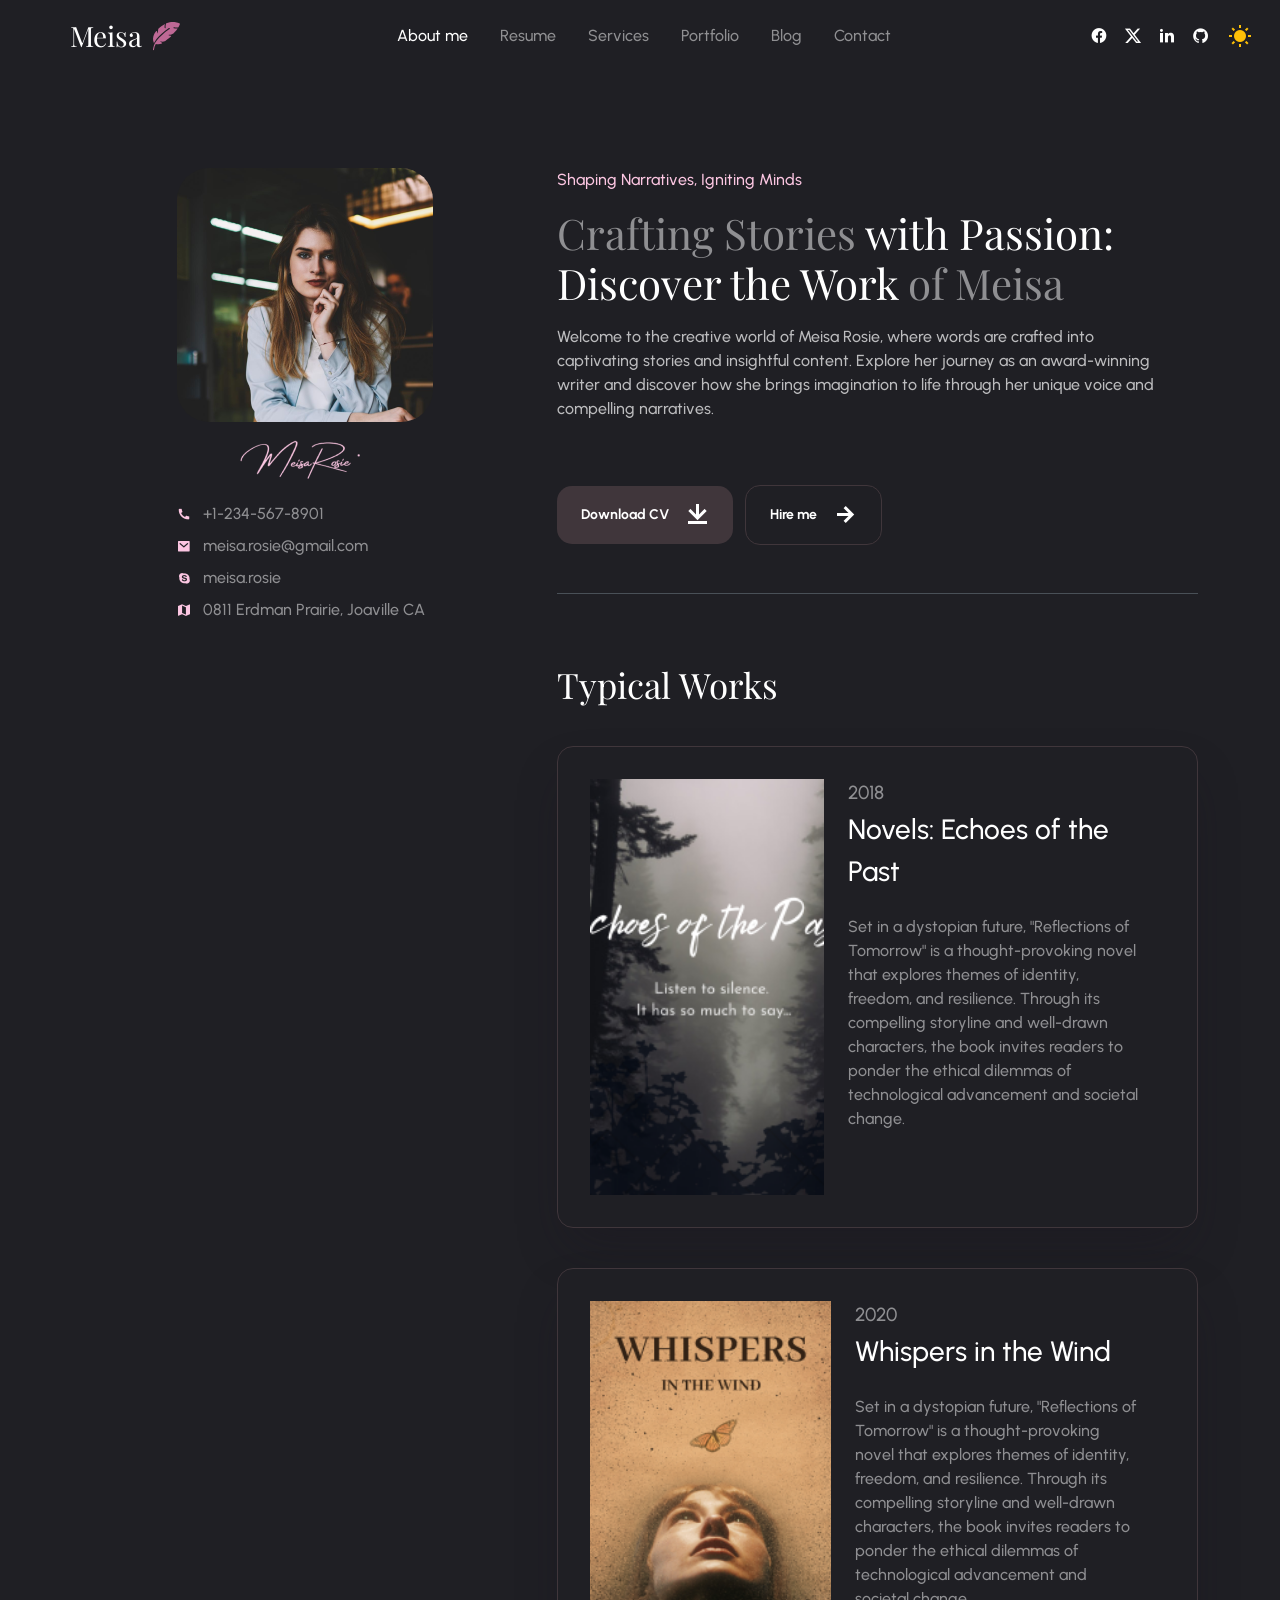
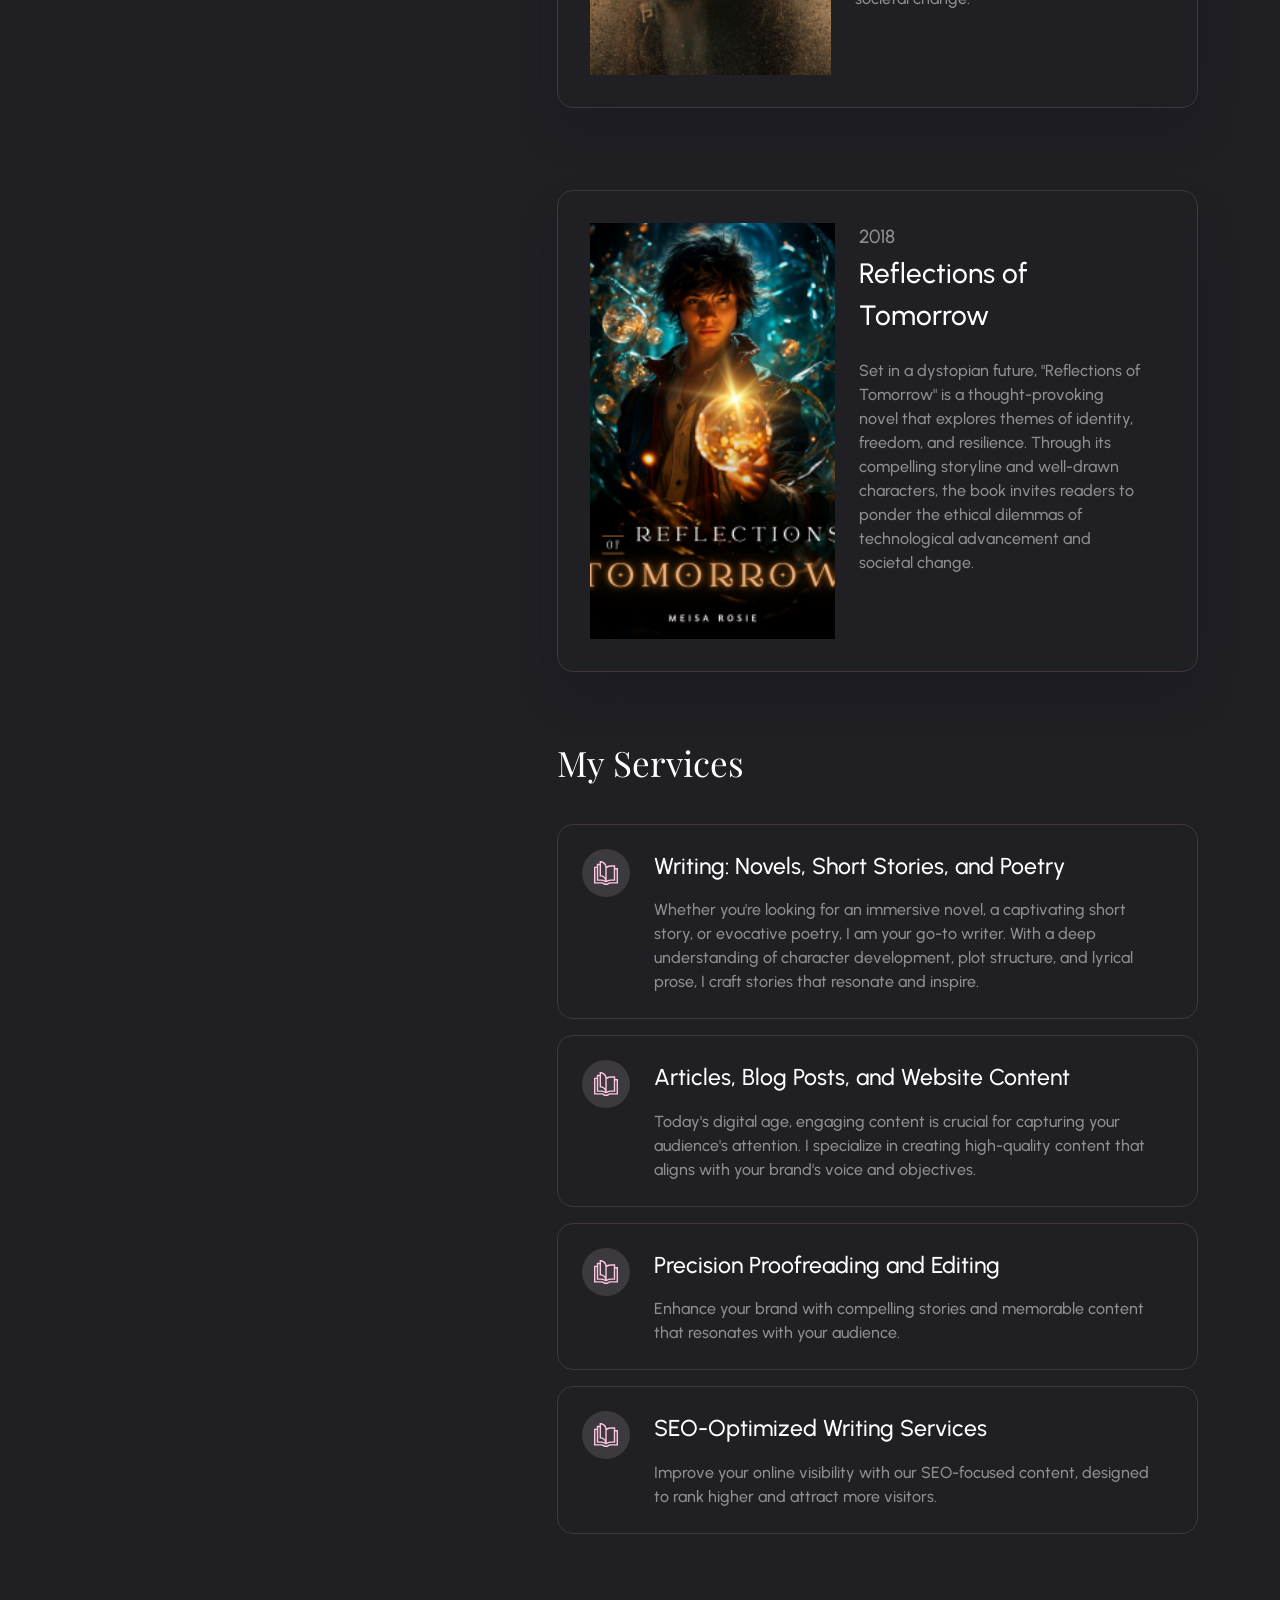
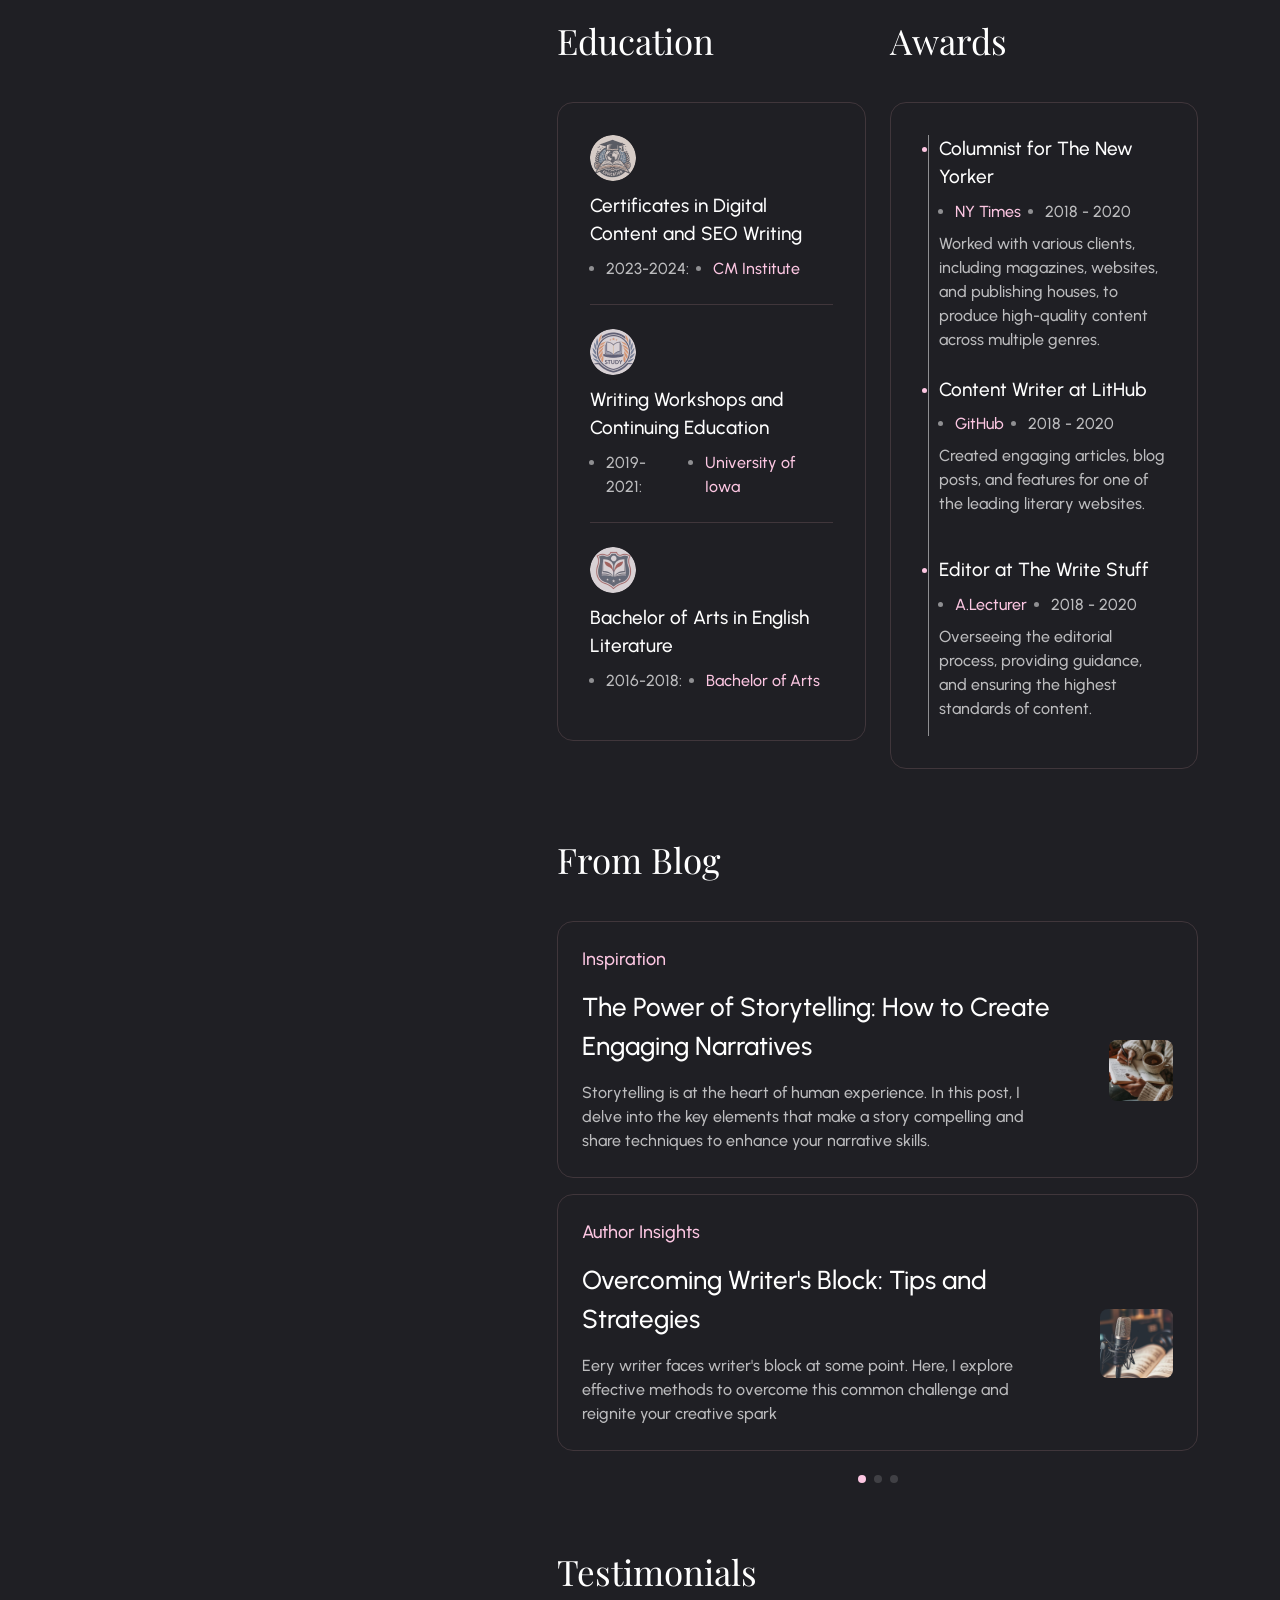
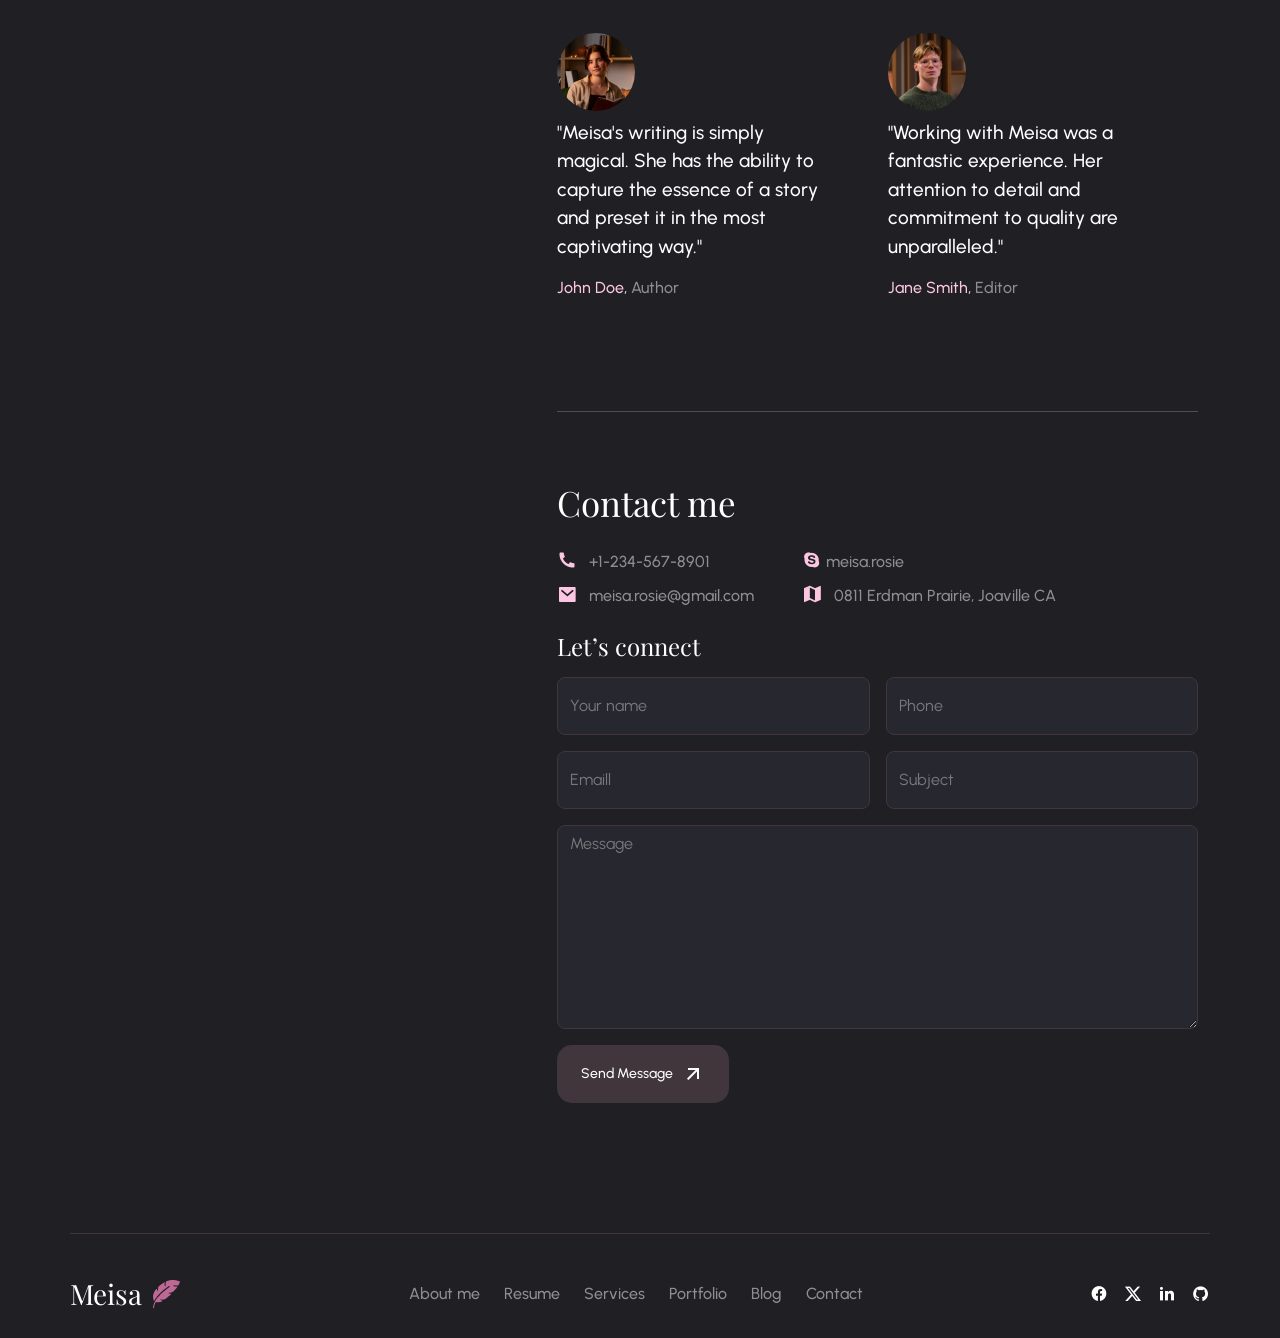
<file: index-3.html>
<!doctype html>
<html lang="en" data-bs-theme="dark">
    <head>
        <meta charset="UTF-8" />
<meta name="viewport" content="width=device-width, initial-scale=1.0" />
<meta http-equiv="x-ua-compatible" content="ie=edge" />
<title>Meisa - Professional Content Creator</title>
<script src="assets/js/vendors/color-modes.js"></script>
<!-- Favicon icon-->
<link rel="shortcut icon" type="image/x-icon" href="assets/imgs/template/favicon-gradient.svg" />
<!-- Libs CSS -->
<link rel="stylesheet" href="assets/css/vendors/bootstrap.min.css" />
<link rel="stylesheet" href="assets/css/vendors/swiper-bundle.min.css" />
<link rel="stylesheet" href="assets/css/vendors/aos.css" />
<link rel="stylesheet" href="assets/css/vendors/odometer.css" />
<link rel="stylesheet" href="assets/css/vendors/carouselTicker.css" />
<link rel="stylesheet" href="assets/css/vendors/magnific-popup.css" />
<link rel="stylesheet" href="assets/fonts/remixicon/remixicon.css" />
<link rel="stylesheet" href="assets/fonts/satoshi/satoshi.css" />
<!-- Fonts -->
<link rel="preconnect" href="https://fonts.googleapis.com" />
<link rel="preconnect" href="https://fonts.gstatic.com" crossorigin />
<link href="https://fonts.googleapis.com/css2?family=DM+Mono:wght@300;400;500&family=Playfair+Display:wght@400..900&family=Urbanist:wght@100..900&display=swap" rel="stylesheet" />
<!-- Main CSS -->
<link rel="stylesheet" href="assets/css/main.css" />
    <link rel="stylesheet" href="assets/css/responsive-fixes.css?v=2" />

    </head>
    <body class="home-page-3">
        <!-- prettier-ignore -->
        <!--Preloader-->
<div id="preloader">
    <div class="loader-cover">
        <div class="loader-container">
            <div class="loader-icon-3"></div>
        </div>
    </div>
</div>
<!--Preloader-end -->

        <!-- Navbar -->
<header>
    <nav class="navbar navbar-expand-lg navbar-home-3 flex-nowrap z-999 p-0">
        <div class="container py-3 px-0">
            <a class="navbar-brand d-flex main-logo align-items-center ms-lg-0 ms-md-5 ms-3" href="index-3.html">
                <h1 class="fs-28 mb-0 me-2">Meisa</h1>
                <img src="assets/imgs/home-page-3/template/favicon.svg" alt="zelio" />
            </a>
            <div class="d-none d-lg-flex"><div class="collapse navbar-collapse" id="navbarSupportedContent">
    <ul class="navbar-nav me-auto mb-2 mb-lg-0">
        <li class="nav-item">
            <a class="nav-link active" href="#about">About me</a>
        </li>

        <li class="nav-item">
            <a class="nav-link" href="#resume">Resume</a>
        </li>
        <li class="nav-item">
            <a class="nav-link" href="#services">Services</a>
        </li>

        <li class="nav-item">
            <a class="nav-link" href="#portfolio">Portfolio</a>
        </li>

        <li class="nav-item">
            <a class="nav-link" href="#blog">Blog</a>
        </li>
        <li class="nav-item">
            <a class="nav-link" href="#contact">Contact</a>
        </li>
    </ul>
</div>
</div>
            <div class="navbar-social d-flex align-items-center">
                <div class="d-md-flex d-none gap-3">
                    <a href="http://facebook.com">
                        <i class="ri-facebook-circle-fill fs-18"></i>
                    </a>
                    <a href="http://twitter.com">
                        <i class="ri-twitter-x-fill fs-18"></i>
                    </a>
                    <a href="http://linkedin.com">
                        <i class="ri-linkedin-fill fs-18"></i>
                    </a>
                    <a href="http://github.com">
                        <i class="ri-github-fill fs-18"></i>
                    </a>
                </div>
                <div class="burger-icon burger-icon-white border rounded-3">
                    <span class="burger-icon-top"></span>
                    <span class="burger-icon-mid"></span>
                    <span class="burger-icon-bottom"></span>
                </div>
            </div>
        </div>
        <div class="dark-light-switcher pe-10 pe-lg-0 pe-0 ps-md-5 ps-0 ps-lg-4 pe-lg-4 d-flex justify-content-center align-items-center icon_80 position-lg-absolute end-0">
    <i class="ri-sun-fill text-warning"></i>
    <i class="ri-contrast-2-line text-white"></i>
</div>

    </nav>
    <!-- offCanvas-menu -->
<div class="offCanvas__info">
    <div class="offCanvas__close-icon menu-close">
        <button><i class="ri-close-line"></i></button>
    </div>
    <div class="offCanvas__logo mb-5"><h3 class="mb-0">Get in touch</h3></div>
    <div class="offCanvas__side-info mb-30">
        <div class="contact-list mb-30">
            <p class="fs-6 fw-medium text-200 mb-5">I'm always excited to take on new projects and collaborate with innovative minds.</p>
            <div class="mb-3">
                <span class="text-400 fs-5">Phone Number</span>
                <p class="mb-0">+1-234-567-8901</p>
            </div>
            <div class="mb-3">
                <span class="text-400 fs-5">Email</span>
                <p class="mb-0">contact@william.design</p>
            </div>
            <div class="mb-3">
                <span class="text-400 fs-5">Skype</span>
                <p class="mb-0">WilliamDesignUX</p>
            </div>
            <div class="mb-3">
                <span class="text-400 fs-5">Address</span>
                <p class="mb-0">0811 Erdman Prairie Road, Joaville, California 90210</p>
            </div>
        </div>

        <div class="contact-list">
            <p class="text-400 fs-5 mb-2">Social</p>
            <div class="d-md-flex d-none gap-3">
                <a href="http://facebook.com">
                    <i class="ri-facebook-circle-fill fs-18"></i>
                </a>
                <a href="http://twitter.com">
                    <i class="ri-twitter-x-fill fs-18"></i>
                </a>
                <a href="http://linkedin.com">
                    <i class="ri-linkedin-fill fs-18"></i>
                </a>
                <a href="http://github.com">
                    <i class="ri-github-fill fs-18"></i>
                </a>
            </div>
        </div>
    </div>
</div>
<div class="offCanvas__overly"></div>
 <div class="mobile-header-active mobile-header-wrapper-style perfect-scrollbar button-bg-2">
    <div class="mobile-header-wrapper-inner">
        <div class="mobile-header-logo">
            <a class="d-flex main-logo align-items-center d-inline-flex" href="index.html">
                <img src="assets/imgs/footer-1/logo.svg" alt="zelio" />
                <span class="fs-4 ms-2 text-dark">william.design</span>
            </a>
            <div class="burger-icon burger-icon-white border rounded-3">
                <span class="burger-icon-top"></span>
                <span class="burger-icon-mid"></span>
                <span class="burger-icon-bottom"></span>
            </div>
        </div>
        <div class="mobile-header-content-area">
            <div class="perfect-scroll">
                <div class="mobile-menu-wrap mobile-header-border">
                    <nav>
                        <ul class="mobile-menu font-heading ps-0">
                            <li class="nav-item">
                                <a class="nav-link" href="index.html">Home</a>
                            </li>

                            <li class="nav-item">
                                <a class="nav-link" href="services.html">Services</a>
                            </li>
                            <li class="nav-item">
                                <a class="nav-link" href="work.html">Portfolio</a>
                            </li>

                            <li class="nav-item">
                                <a class="nav-link" href="pricing.html">Pricing</a>
                            </li>

                            <li class="nav-item">
                                <a class="nav-link" href="blog-list.html">Blog</a>
                            </li>
                            <li class="nav-item">
                                <a class="nav-link" href="#contact">Contact</a>
                            </li>
                        </ul>
                    </nav>
                </div>
            </div>
        </div>
    </div>
</div>

</header>

        <main>
            <!-- prettier-ignore -->
            <!-- Writer -->
<section class="section-home-3 bg-1000 pb-130 pt-96 section-work">
    <div class="container">
        <div class="row">
            <div class="col-lg-4 offset-lg-1">
                <div class="position-relative d-inline-block">
                    <img class="rounded-5" src="assets/imgs/home-page-3/hero/img-1.png" alt="zelio" />
                    <img class="position-absolute top-100 start-50 translate-middle pt-8 z-0" src="assets/imgs/home-page-3/hero/signature.png" alt="zelio" />
                </div>
                <div class="d-flex flex-column gap-2 mt-9 position-relative z-1">
                    <a href="tel:+12345678901">
                        <i class="ri-phone-fill text-primary-3 fs-7"></i>
                        <span class="text-300 fs-6 ms-2">+1-234-567-8901</span>
                    </a>
                    <a href="mailto:meisa.rosie@gmail.com">
                        <i class="ri-mail-fill text-primary-3 fs-7"></i>
                        <span class="text-300 fs-6 ms-2">meisa.rosie@gmail.com</span>
                    </a>
                    <a href="#">
                        <i class="ri-skype-fill text-primary-3 fs-7"></i>
                        <span class="text-300 fs-6 ms-2">meisa.rosie</span>
                    </a>
                    <a href="https://www.google.com/maps/place/1st+Ave.,+New+York,+NY,+Hoa+K%E1%BB%B3/@40.7630169,-73.9594939,17z/data=!4m6!3m5!1s0x89c258c29e084453:0x2bf768350d30b89e!8m2!3d40.7630169!4d-73.9594939!16zL20vMDV3Z2tm?entry=ttu&g_ep=EgoyMDI0MDkxNi4wIKXMDSoASAFQAw%3D%3D">
                        <i class="ri-map-2-fill text-primary-3 fs-7"></i>
                        <span class="text-300 fs-6 ms-2">0811 Erdman Prairie, Joaville CA</span>
                    </a>
                </div>
            </div>
            <div class="col-lg-7 pt-lg-0 pt-8">
                <div id="about" class="hero-3 pe-lg-5 border-bottom pb-7">
                    <span class="text-primary-3">Shaping Narratives, Igniting Minds</span>
                    <h2 class="text-300 my-3">Crafting Stories <span class="text-dark">with Passion: Discover the Work</span> of Meisa</h2>
                    <p class="mb-8">Welcome to the creative world of Meisa Rosie, where words are crafted into captivating stories and insightful content. Explore her journey as an award-winning writer and discover how she brings imagination to life through her unique voice and compelling narratives.</p>
                    <a href="assets/resume.pdf" class="btn btn-secondary-3 me-2" target="_blank">
                        Download CV
                        <i class="ri-download-line ms-2"></i>
                    </a>
                    <a href="#contact" class="btn btn-outline-secondary-3 d-inline-flex align-items-center">
                        <span>Hire me</span>
                        <i class="ri-arrow-right-line ms-2"></i>
                    </a>
                </div>
                <div class="typical pt-70">
                    <h3>Typical Works</h3>
                    <div class="container px-0 pt-4">
                        <div class="row">
                            <div class="card-scroll">
                                <div class="cards">
                                    <div class="card-custom pt-0" data-index="0">
                                        <div class="card__inner rounded-4 border border-secondary-3 bg-white p-lg-5 p-md-4 p-3">
                                            <div class="card__image-container rounded-0 zoom-img position-relative">
                                                <img class="card__image" src="assets/imgs/home-page-3/typical/img-1.png" alt="zelio" />
                                                <a href="@@link" class="card-image-overlay position-absolute start-0 end-0 w-100 h-100"></a>
                                            </div>
                                            <div class="card__content px-md-4 px-3 pt-lg-0 pb-lg-8 pb-5">
                                                <div class="card__title mb-0 mb-lg-2">
                                                    <p class="text-300 fs-5 mb-0">2018</p>
                                                    <a href="#">
                                                        <p class="fs-3 text-dark">Novels: Echoes of the Past</p>
                                                    </a>
                                                </div>
                                                <p class="text-300 mb-lg-auto mb-md-4 mb-3">Set in a dystopian future, "Reflections of Tomorrow" is a thought-provoking novel that explores themes of identity, freedom, and resilience. Through its compelling storyline and well-drawn characters, the book invites readers to ponder the ethical dilemmas of technological advancement and societal change.</p>
                                            </div>
                                        </div>
                                    </div>
                                    <div class="card-custom pt-0" data-index="1">
                                        <div class="card__inner rounded-4 border border-secondary-3 bg-white p-lg-5 p-md-4 p-3">
                                            <div class="card__image-container rounded-0 zoom-img position-relative">
                                                <img class="card__image" src="assets/imgs/home-page-3/typical/img-2.png" alt="zelio" />
                                                <a href="@@link" class="card-image-overlay position-absolute start-0 end-0 w-100 h-100"></a>
                                            </div>
                                            <div class="card__content px-md-4 px-3 pt-lg-0 pb-lg-8 pb-5">
                                                <div class="card__title mb-0 mb-lg-2">
                                                    <p class="text-300 fs-5 mb-0">2020</p>
                                                    <a href="#">
                                                        <p class="fs-3 text-dark">Whispers in the Wind</p>
                                                    </a>
                                                </div>
                                                <p class="text-300 mb-lg-auto mb-md-4 mb-3">Set in a dystopian future, "Reflections of Tomorrow" is a thought-provoking novel that explores themes of identity, freedom, and resilience. Through its compelling storyline and well-drawn characters, the book invites readers to ponder the ethical dilemmas of technological advancement and societal change.</p>
                                            </div>
                                        </div>
                                    </div>
                                    <div class="card-custom pt-0" data-index="2">
                                        <div class="card__inner rounded-4 border border-secondary-3 bg-white p-lg-5 p-md-4 p-3">
                                            <div class="card__image-container rounded-0 zoom-img position-relative">
                                                <img class="card__image" src="assets/imgs/home-page-3/typical/img-3.png" alt="zelio" />
                                                <a href="@@link" class="card-image-overlay position-absolute start-0 end-0 w-100 h-100"></a>
                                            </div>
                                            <div class="card__content px-md-4 px-3 pt-lg-0 pb-lg-8 pb-5">
                                                <div class="card__title mb-0 mb-lg-2">
                                                    <p class="text-300 fs-5 mb-0">2018</p>
                                                    <a href="#">
                                                        <p class="fs-3 text-dark">Reflections of Tomorrow</p>
                                                    </a>
                                                </div>
                                                <p class="text-300 mb-lg-auto mb-md-4 mb-3">Set in a dystopian future, "Reflections of Tomorrow" is a thought-provoking novel that explores themes of identity, freedom, and resilience. Through its compelling storyline and well-drawn characters, the book invites readers to ponder the ethical dilemmas of technological advancement and societal change.</p>
                                            </div>
                                        </div>
                                    </div>
                                </div>
                            </div>
                        </div>
                    </div>
                </div>
                <div id="services" class="my-services pt-70">
                    <h3>My Services</h3>
                    <div class="card-services mb-3 pt-4">
                        <div class="card__inner rounded-4 border border-secondary-3 bg-white p-lg-4 p-md-4 p-3 d-flex">
                            <div class="d-block">
                                <div class="card__icon icon-shape icon-lg rounded-circle">
                                    <svg xmlns="http://www.w3.org/2000/svg" width="24" height="24" viewBox="0 0 24 24" fill="none">
                                        <g clip-path="url(#clip0_184_1754)">
                                            <path
                                                class="fill-primary-3"
                                                d="M21.1875 7.03125V4.21875H16.8421C15.3434 4.21875 13.9009 4.61381 12.6297 5.36667C12.1617 2.33194 9.51408 0 6.32812 0H5.625V2.8125H2.8125V5.625H0V22.5938H7.15191C9.12042 22.5938 10.1521 23.9276 10.2556 24H13.7444C13.8499 23.9261 14.8715 22.5938 16.8481 22.5938H24V7.03125H21.1875ZM16.8421 5.625H19.7812V18.375H16.8421C15.3722 18.375 13.9563 18.7552 12.7031 19.48V7.00472C12.8124 6.9488 14.3378 5.625 16.8421 5.625ZM7.03125 1.45537C9.43927 1.7947 11.2969 3.85055 11.2969 6.32812V16.5239C10.2659 15.2518 8.75058 14.3825 7.03125 14.1945V1.45537ZM4.21875 4.21875H5.625V15.5625H6.32812C8.69639 15.5625 10.6826 17.2124 11.1779 19.4126C9.95433 18.7316 8.58145 18.375 7.15786 18.375H4.21875V4.21875ZM22.5938 21.1875H16.8481C15.478 21.1875 14.1843 21.6847 13.1731 22.5938H10.8269C9.81567 21.6847 8.52202 21.1875 7.15186 21.1875H1.40625V7.03125H2.8125V19.7812H7.15786C9.69675 19.7812 11.2132 21.1253 11.334 21.1875H12.666C12.7859 21.1258 14.3071 19.7812 16.8421 19.7812H21.1875V8.4375H22.5938V21.1875Z"
                                                fill="#FCC6E2"
                                            />
                                        </g>
                                    </svg>
                                </div>
                            </div>
                            <div class="card__content px-md-4 px-3">
                                <div class="card__title mb-0 mb-lg-2">
                                    <a href="#">
                                        <p class="fs-4 text-dark">Writing: Novels, Short Stories, and Poetry</p>
                                    </a>
                                </div>
                                <p class="text-300 mb-lg-auto mb-md-4 mb-3">Whether you're looking for an immersive novel, a captivating short story, or evocative poetry, I am your go-to writer. With a deep understanding of character development, plot structure, and lyrical prose, I craft stories that resonate and inspire.</p>
                            </div>
                        </div>
                    </div>
                    <div class="card-services mb-3">
                        <div class="card__inner rounded-4 border border-secondary-3 bg-white p-lg-4 p-md-4 p-3 d-flex">
                            <div class="d-block">
                                <div class="card__icon icon-shape icon-lg rounded-circle">
                                    <svg xmlns="http://www.w3.org/2000/svg" width="24" height="24" viewBox="0 0 24 24" fill="none">
                                        <g clip-path="url(#clip0_184_1754)">
                                            <path
                                                class="fill-primary-3"
                                                d="M21.1875 7.03125V4.21875H16.8421C15.3434 4.21875 13.9009 4.61381 12.6297 5.36667C12.1617 2.33194 9.51408 0 6.32812 0H5.625V2.8125H2.8125V5.625H0V22.5938H7.15191C9.12042 22.5938 10.1521 23.9276 10.2556 24H13.7444C13.8499 23.9261 14.8715 22.5938 16.8481 22.5938H24V7.03125H21.1875ZM16.8421 5.625H19.7812V18.375H16.8421C15.3722 18.375 13.9563 18.7552 12.7031 19.48V7.00472C12.8124 6.9488 14.3378 5.625 16.8421 5.625ZM7.03125 1.45537C9.43927 1.7947 11.2969 3.85055 11.2969 6.32812V16.5239C10.2659 15.2518 8.75058 14.3825 7.03125 14.1945V1.45537ZM4.21875 4.21875H5.625V15.5625H6.32812C8.69639 15.5625 10.6826 17.2124 11.1779 19.4126C9.95433 18.7316 8.58145 18.375 7.15786 18.375H4.21875V4.21875ZM22.5938 21.1875H16.8481C15.478 21.1875 14.1843 21.6847 13.1731 22.5938H10.8269C9.81567 21.6847 8.52202 21.1875 7.15186 21.1875H1.40625V7.03125H2.8125V19.7812H7.15786C9.69675 19.7812 11.2132 21.1253 11.334 21.1875H12.666C12.7859 21.1258 14.3071 19.7812 16.8421 19.7812H21.1875V8.4375H22.5938V21.1875Z"
                                                fill="#FCC6E2"
                                            />
                                        </g>
                                    </svg>
                                </div>
                            </div>
                            <div class="card__content px-md-4 px-3">
                                <div class="card__title mb-0 mb-lg-2">
                                    <a href="#">
                                        <p class="fs-4 text-dark">Articles, Blog Posts, and Website Content</p>
                                    </a>
                                </div>
                                <p class="text-300 mb-lg-auto mb-md-4 mb-3">Today's digital age, engaging content is crucial for capturing your audience's attention. I specialize in creating high-quality content that aligns with your brand's voice and objectives.</p>
                            </div>
                        </div>
                    </div>
                    <div class="card-services mb-3">
                        <div class="card__inner rounded-4 border border-secondary-3 bg-white p-lg-4 p-md-4 p-3 d-flex">
                            <div class="d-block">
                                <div class="card__icon icon-shape icon-lg rounded-circle">
                                    <svg xmlns="http://www.w3.org/2000/svg" width="24" height="24" viewBox="0 0 24 24" fill="none">
                                        <g clip-path="url(#clip0_184_1754)">
                                            <path
                                                class="fill-primary-3"
                                                d="M21.1875 7.03125V4.21875H16.8421C15.3434 4.21875 13.9009 4.61381 12.6297 5.36667C12.1617 2.33194 9.51408 0 6.32812 0H5.625V2.8125H2.8125V5.625H0V22.5938H7.15191C9.12042 22.5938 10.1521 23.9276 10.2556 24H13.7444C13.8499 23.9261 14.8715 22.5938 16.8481 22.5938H24V7.03125H21.1875ZM16.8421 5.625H19.7812V18.375H16.8421C15.3722 18.375 13.9563 18.7552 12.7031 19.48V7.00472C12.8124 6.9488 14.3378 5.625 16.8421 5.625ZM7.03125 1.45537C9.43927 1.7947 11.2969 3.85055 11.2969 6.32812V16.5239C10.2659 15.2518 8.75058 14.3825 7.03125 14.1945V1.45537ZM4.21875 4.21875H5.625V15.5625H6.32812C8.69639 15.5625 10.6826 17.2124 11.1779 19.4126C9.95433 18.7316 8.58145 18.375 7.15786 18.375H4.21875V4.21875ZM22.5938 21.1875H16.8481C15.478 21.1875 14.1843 21.6847 13.1731 22.5938H10.8269C9.81567 21.6847 8.52202 21.1875 7.15186 21.1875H1.40625V7.03125H2.8125V19.7812H7.15786C9.69675 19.7812 11.2132 21.1253 11.334 21.1875H12.666C12.7859 21.1258 14.3071 19.7812 16.8421 19.7812H21.1875V8.4375H22.5938V21.1875Z"
                                                fill="#FCC6E2"
                                            />
                                        </g>
                                    </svg>
                                </div>
                            </div>
                            <div class="card__content px-md-4 px-3">
                                <div class="card__title mb-0 mb-lg-2">
                                    <a href="#">
                                        <p class="fs-4 text-dark">Precision Proofreading and Editing</p>
                                    </a>
                                </div>
                                <p class="text-300 mb-lg-auto mb-md-4 mb-3">Enhance your brand with compelling stories and memorable content that resonates with your audience.</p>
                            </div>
                        </div>
                    </div>
                    <div class="card-services mb-3">
                        <div class="card__inner rounded-4 border border-secondary-3 bg-white p-lg-4 p-md-4 p-3 d-flex">
                            <div class="d-block">
                                <div class="card__icon icon-shape icon-lg rounded-circle">
                                    <svg xmlns="http://www.w3.org/2000/svg" width="24" height="24" viewBox="0 0 24 24" fill="none">
                                        <g clip-path="url(#clip0_184_1754)">
                                            <path
                                                class="fill-primary-3"
                                                d="M21.1875 7.03125V4.21875H16.8421C15.3434 4.21875 13.9009 4.61381 12.6297 5.36667C12.1617 2.33194 9.51408 0 6.32812 0H5.625V2.8125H2.8125V5.625H0V22.5938H7.15191C9.12042 22.5938 10.1521 23.9276 10.2556 24H13.7444C13.8499 23.9261 14.8715 22.5938 16.8481 22.5938H24V7.03125H21.1875ZM16.8421 5.625H19.7812V18.375H16.8421C15.3722 18.375 13.9563 18.7552 12.7031 19.48V7.00472C12.8124 6.9488 14.3378 5.625 16.8421 5.625ZM7.03125 1.45537C9.43927 1.7947 11.2969 3.85055 11.2969 6.32812V16.5239C10.2659 15.2518 8.75058 14.3825 7.03125 14.1945V1.45537ZM4.21875 4.21875H5.625V15.5625H6.32812C8.69639 15.5625 10.6826 17.2124 11.1779 19.4126C9.95433 18.7316 8.58145 18.375 7.15786 18.375H4.21875V4.21875ZM22.5938 21.1875H16.8481C15.478 21.1875 14.1843 21.6847 13.1731 22.5938H10.8269C9.81567 21.6847 8.52202 21.1875 7.15186 21.1875H1.40625V7.03125H2.8125V19.7812H7.15786C9.69675 19.7812 11.2132 21.1253 11.334 21.1875H12.666C12.7859 21.1258 14.3071 19.7812 16.8421 19.7812H21.1875V8.4375H22.5938V21.1875Z"
                                                fill="#FCC6E2"
                                            />
                                        </g>
                                    </svg>
                                </div>
                            </div>
                            <div class="card__content px-md-4 px-3">
                                <div class="card__title mb-0 mb-lg-2">
                                    <a href="#">
                                        <p class="fs-4 text-dark">SEO-Optimized Writing Services</p>
                                    </a>
                                </div>
                                <p class="text-300 mb-lg-auto mb-md-4 mb-3">Improve your online visibility with our SEO-focused content, designed to rank higher and attract more visitors.</p>
                            </div>
                        </div>
                    </div>
                </div>
                <div id="resume" class="education pt-70">
                    <div class="row">
                        <div class="col-6">
                            <h3>Education</h3>
                        </div>
                        <div class="col-6">
                            <h3 class="d-none d-md-block">Awards</h3>
                        </div>
                    </div>
                    <div class="row pt-4">
                        <div class="col-md-6 align-self-stretch h-100">
                            <div class="card-services rounded-4 border border-secondary-3 bg-white p-lg-5 p-md-4 p-3 h-100">
                                <div class="icon rounded-circle overflow-hidden d-inline-block">
                                    <img src="assets/imgs/home-page-3/education/icon-1.png" alt="Education" />
                                </div>
                                <p class="text-dark fs-5 mt-1 mb-2">Certificates in Digital Content and SEO Writing</p>
                                <ul class="d-flex gap-4 ps-3 border-bottom pb-2 mb-4">
                                    <li>
                                        <p>2023-2024:</p>
                                    </li>
                                    <li>
                                        <p class="text-primary-3">CM Institute</p>
                                    </li>
                                </ul>
                                <div class="icon rounded-circle overflow-hidden d-inline-block">
                                    <img src="assets/imgs/home-page-3/education/icon-2.png" alt="Education" />
                                </div>
                                <p class="text-dark fs-5 mt-1 mb-2">Writing Workshops and Continuing Education</p>
                                <ul class="d-flex gap-4 ps-3 border-bottom pb-2 mb-4">
                                    <li>
                                        <p class="mb-2">2019-2021:</p>
                                    </li>
                                    <li>
                                        <p class="text-primary-3">University of Iowa</p>
                                    </li>
                                </ul>
                                <div class="icon rounded-circle overflow-hidden d-inline-block">
                                    <img src="assets/imgs/home-page-3/education/icon-3.png" alt="Education" />
                                </div>
                                <p class="text-dark fs-5 mt-1 mb-2">Bachelor of Arts in English Literature</p>
                                <ul class="d-flex gap-4 ps-3 mb-0">
                                    <li>
                                        <p class="mb-2">2016-2018:</p>
                                    </li>
                                    <li>
                                        <p class="text-primary-3">Bachelor of Arts</p>
                                    </li>
                                </ul>
                            </div>
                        </div>
                        <div class="col-md-6 align-self-stretch mt-md-0 mt-5">
                            <h3 class="d-block d-md-none">Awards</h3>
                            <div class="card-award rounded-4 border border-secondary-3 bg-white p-lg-5 p-md-4 p-3 align-self-stretch h-100 overflow-hidden">
                                <div class="position-relative h-100 align-self-stretch align-items-center">
                                    <ul class="list-style-1 d-flex ps-3 flex-column mb-0">
                                        <li class="position-relative z-1">
                                            <p class="fs-5 text-dark mb-2">Columnist for The New Yorker</p>
                                            <ul class="list-style-2 d-flex gap-4 ps-3">
                                                <li>
                                                    <p class="text-primary-3 mb-0">NY Times</p>
                                                </li>
                                                <li>
                                                    <p class="mb-2">2018 - 2020</p>
                                                </li>
                                            </ul>
                                            <p class="mb-4">Worked with various clients, including magazines, websites, and publishing houses, to produce high-quality content across multiple genres.</p>
                                        </li>
                                        <li class="position-relative z-1">
                                            <p class="fs-5 text-dark mb-2">Content Writer at LitHub</p>
                                            <ul class="list-style-2 d-flex gap-4 ps-3">
                                                <li>
                                                    <p class="text-primary-3 mb-0">GitHub</p>
                                                </li>
                                                <li>
                                                    <p class="mb-2">2018 - 2020</p>
                                                </li>
                                            </ul>
                                            <p class="mb-6">Created engaging articles, blog posts, and features for one of the leading literary websites.</p>
                                        </li>
                                        <li class="position-relative z-1">
                                            <p class="fs-5 text-dark mb-2">Editor at The Write Stuff</p>
                                            <ul class="list-style-2 d-flex gap-4 ps-3">
                                                <li>
                                                    <p class="text-primary-3 mb-0">A.Lecturer</p>
                                                </li>
                                                <li>
                                                    <p class="mb-2">2018 - 2020</p>
                                                </li>
                                            </ul>
                                            <p>Overseeing the editorial process, providing guidance, and ensuring the highest standards of content.</p>
                                        </li>
                                    </ul>
                                    <div class="line-left position-absolute top-0 border-start h-md-100 z-0"></div>
                                </div>
                            </div>
                        </div>
                    </div>
                </div>
                <div id="blog" class="blog pt-70">
                    <h3>From Blog</h3>
                    <div class="position-relative pt-4">
                        <div class="swiper slider-two pb-6 position-relative">
                            <div class="swiper-wrapper">
                                <div class="swiper-slide">
                                    <div class="card-services rounded-4 border border-secondary-3 bg-white p-lg-4 p-md-4 p-3 mb-3">
                                        <p class="fs-18 text-primary-3">Inspiration</p>
                                        <div class="d-flex align-items-center gap-5">
                                            <div class="">
                                                <p class="fs-26 text-dark">The Power of Storytelling: How to Create Engaging Narratives</p>
                                                <p class="mb-0">Storytelling is at the heart of human experience. In this post, I delve into the key elements that make a story compelling and share techniques to enhance your narrative skills.</p>
                                            </div>
                                            <div class="image-right">
                                                <img class="rounded-3 w-100 h-100" src="assets/imgs/home-page-3/blog/img-1.png" alt="zelio" />
                                            </div>
                                        </div>
                                    </div>
                                    <div class="card-services rounded-4 border border-secondary-3 bg-white p-lg-4 p-md-4 p-3">
                                        <p class="fs-18 text-primary-3">Author Insights</p>
                                        <div class="d-flex align-items-center gap-5">
                                            <div class="">
                                                <p class="fs-26 text-dark">Overcoming Writer's Block: Tips and Strategies</p>
                                                <p class="mb-0">Eery writer faces writer's block at some point. Here, I explore effective methods to overcome this common challenge and reignite your creative spark</p>
                                            </div>
                                            <div class="image-right">
                                                <img class="rounded-3 w-100 h-100" src="assets/imgs/home-page-3/blog/img-2.png" alt="zelio" />
                                            </div>
                                        </div>
                                    </div>
                                </div>
                                <div class="swiper-slide">
                                    <div class="card-services rounded-4 border border-secondary-3 bg-white p-lg-4 p-md-4 p-3 mb-3">
                                        <p class="fs-18 text-primary-3">Inspiration</p>
                                        <div class="d-flex align-items-center gap-5">
                                            <div class="">
                                                <p class="fs-26 text-dark">The Power of Storytelling: How to Create Engaging Narratives</p>
                                                <p class="mb-0">Storytelling is at the heart of human experience. In this post, I delve into the key elements that make a story compelling and share techniques to enhance your narrative skills.</p>
                                            </div>
                                            <div class="image-right">
                                                <img class="rounded-3 w-100 h-100" src="assets/imgs/home-page-3/blog/img-1.png" alt="zelio" />
                                            </div>
                                        </div>
                                    </div>
                                    <div class="card-services rounded-4 border border-secondary-3 bg-white p-lg-4 p-md-4 p-3">
                                        <p class="fs-18 text-primary-3">Author Insights</p>
                                        <div class="d-flex align-items-center gap-5">
                                            <div class="">
                                                <p class="fs-26 text-dark">Overcoming Writer's Block: Tips and Strategies</p>
                                                <p class="mb-0">Every writer faces writer's block at some point. Here, I explore effective methods to overcome this common challenge and reignite your creative spark</p>
                                            </div>
                                            <div class="image-right">
                                                <img class="rounded-3 w-100 h-100" src="assets/imgs/home-page-3/blog/img-2.png" alt="zelio" />
                                            </div>
                                        </div>
                                    </div>
                                </div>
                                <div class="swiper-slide">
                                    <div class="card-services rounded-4 border border-secondary-3 bg-white p-lg-4 p-md-4 p-3 mb-3">
                                        <p class="fs-18 text-primary-3">Inspiration</p>
                                        <div class="d-flex align-items-center gap-5">
                                            <div class="">
                                                <p class="fs-26 text-dark">The Power of Storytelling: How to Create Engaging Narratives</p>
                                                <p class="mb-0">Storytelling is at the heart of human experience. In this post, I delve into the key elements that make a story compelling and share techniques to enhance your narrative skills.</p>
                                            </div>
                                            <div class="image-right">
                                                <img class="rounded-3 w-100 h-100" src="assets/imgs/home-page-3/blog/img-1.png" alt="zelio" />
                                            </div>
                                        </div>
                                    </div>
                                    <div class="card-services rounded-4 border border-secondary-3 bg-white p-lg-4 p-md-4 p-3">
                                        <p class="fs-18 text-primary-3">Author Insights</p>
                                        <div class="d-flex align-items-center gap-5">
                                            <div class="">
                                                <p class="fs-26 text-dark">Overcoming Writer's Block: Tips and Strategies</p>
                                                <p class="mb-0">Every writer faces writer's block at some point. Here, I explore effective methods to overcome this common challenge and reignite your creative spark</p>
                                            </div>
                                            <div class="image-right">
                                                <img class="rounded-3 w-100 h-100" src="assets/imgs/home-page-3/blog/img-2.png" alt="zelio" />
                                            </div>
                                        </div>
                                    </div>
                                </div>
                            </div>
                        </div>
                        <div class="swiper-pagination"></div>
                    </div>
                </div>
                <div id="portfolio" class="testimonials pt-60 border-bottom pb-80">
                    <h3>Testimonials</h3>
                    <div class="position-relative pt-4">
                        <div class="swiper slider-one pb-3 position-relative">
                            <div class="swiper-wrapper">
                                <div class="swiper-slide">
                                    <div class="testimonials-block pe-5">
                                        <img class="rounded-circle mb-2" src="assets/imgs/home-page-3/testimonials/author-1.png" alt="avatar" />
                                        <p class="fs-5 text-dark">"Meisa's writing is simply magical. She has the ability to capture the essence of a story and preset it in the most captivating way."</p>
                                        <div class="information ">
                                            <p class="fs-6 text-primary-3">John Doe, <span class="text-300">Author</span></p>
                                        </div>
                                    </div>
                                </div>
                                <div class="swiper-slide">
                                    <div class="testimonials-block pe-5">
                                        <img class="rounded-circle mb-2" src="assets/imgs/home-page-3/testimonials/author-2.png" alt="avatar" />
                                        <p class="fs-5 text-dark">"Working with Meisa was a fantastic experience. Her attention to detail and commitment to quality are unparalleled."</p>
                                        <div class="information ">
                                            <p class="fs-6 text-primary-3">Jane Smith, <span class="text-300">Editor</span></p>
                                        </div>
                                    </div>
                                </div>
                                <div class="swiper-slide">
                                    <div class="testimonials-block pe-5">
                                        <img class="rounded-circle mb-2" src="assets/imgs/home-page-3/testimonials/author-1.png" alt="avatar" />
                                        <p class="fs-5 text-dark">"Meisa's writing is simply magical. She has the ability to capture the essence of a story and preset it in the most captivating way."</p>
                                        <div class="information ">
                                            <p class="fs-6 text-primary-3">John Doe, <span class="text-300">Author</span></p>
                                        </div>
                                    </div>
                                </div>
                                <div class="swiper-slide">
                                    <div class="testimonials-block pe-5">
                                        <img class="rounded-circle mb-2" src="assets/imgs/home-page-3/testimonials/author-2.png" alt="avatar" />
                                        <p class="fs-5 text-dark">"Working with Meisa was a fantastic experience. Her attention to detail and commitment to quality are unparalleled."</p>
                                        <div class="information ">
                                            <p class="fs-6 text-primary-3">Jane Smith, <span class="text-300">Editor</span></p>
                                        </div>
                                    </div>
                                </div>
                            </div>
                        </div>
                    </div>
                </div>
                <div id="contact" class="contact pt-70">
                    <h3>Contact me</h3>
                    <div class="d-flex align-items-center gap-5 mt-4">
                        <div class="d-flex flex-column gap-2 position-relative z-1">
                            <a href="tel:+12345678901">
                                <i class="ri-phone-fill text-primary-3 h6 fw-medium"></i>
                                <span class="text-300 fs-6 ms-2">+1-234-567-8901</span>
                            </a>
                            <a href="mailto:meisa.rosie@gmail.com">
                                <i class="ri-mail-fill text-primary-3 h6 fw-medium"></i>
                                <span class="text-300 fs-6 ms-2">meisa.rosie@gmail.com</span>
                            </a>
                        </div>
                        <div class="d-flex flex-column gap-2 position-relative z-1">
                            <a href="#">
                                <i class="ri-skype-fill text-primary-3 h6 fw-medium"></i>
                                <span class="text-300 fs-6 ms-https://www.google.com/maps/place/1st+Ave.,+New+York,+NY,+Hoa+K%E1%BB%B3/@40.7630169,-73.9594939,17z/data=!4m6!3m5!1s0x89c258c29e084453:0x2bf768350d30b89e!8m2!3d40.7630169!4d-73.9594939!16zL20vMDV3Z2tm?entry=ttu&g_ep=EgoyMDI0MDkxNi4wIKXMDSoASAFQAw%3D%3D">meisa.rosie</span>
                            </a>
                            <a href="#">
                                <i class="ri-map-2-fill text-primary-3 h6 fw-medium"></i>
                                <span class="text-300 fs-6 ms-2">0811 Erdman Prairie, Joaville CA</span>
                            </a>
                        </div>
                    </div>
                    <div class="position-relative z-2 mt-4">
                        <h5 class="text-dark mb-3">Let’s connect</h5>
                        <form action="#">
                            <div class="row g-3">
                                <div class="col-md-6 ">
                                    <input type="text" class="form-control bg-3 border border-secondary-3 rounded-3" id="name" name="name" placeholder="Your name" aria-label="username" />
                                </div>
                                <div class="col-md-6">
                                    <input type="text" class="form-control bg-3 border border-secondary-3 rounded-3" id="phone" name="phone" placeholder="Phone" aria-label="phone" />
                                </div>
                                <div class="col-md-6">
                                    <input type="text" class="form-control bg-3 border border-secondary-3 rounded-3" id="email" name="email" placeholder="Emaill" aria-label="email" />
                                </div>
                                <div class="col-md-6">
                                    <input type="text" class="form-control bg-3 border border-secondary-3 rounded-3" id="subject" name="subject" placeholder="Subject" aria-label="subject" />
                                </div>
                                <div class="col-12">
                                    <textarea class="form-control bg-3 border border-secondary-3 rounded-3" id="message" name="message" placeholder="Message" aria-label="With textarea"></textarea>
                                </div>
                                <div class="col-12">
                                    <button type="submit" class="btn btn-secondary-3 fw-medium">
                                        Send Message
                                        <i class="ri-arrow-right-up-line fw-medium"></i>
                                    </button>
                                </div>
                            </div>
                        </form>
                    </div>
                </div>
            </div>
        </div>
    </div>
</section>

        </main>
        <!-- prettier-ignore -->
        <!-- Footer -->
<footer>
    <div class="section-footer-3 position-relative">
        <div class="container position-relative z-1 border-top border-secondary-3 pb-2 pt-4 px-lg-0">
            <div class="d-lg-flex justify-content-between align-items-center">
                <a class="d-flex main-logo align-items-center justify-content-center ms-lg-0 ms-md-5 ms-3" href="index-3.html">
                    <h1 class="fs-28 mb-0 me-2">Meisa</h1>
                    <img src="assets/imgs/home-page-3/template/favicon.svg" alt="zelio" />
                </a>
                <div class="navigation d-flex align-items-center justify-content-center flex-wrap gap-4 my-4">
                    <a href="#about" class="fs-6"> About me </a>
                    <a href="#resume" class="fs-6"> Resume </a>
                    <a href="#services" class="fs-6"> Services </a>
                    <a href="#portfolio" class="fs-6"> Portfolio </a>
                    <a href="#blog" class="fs-6"> Blog </a>
                    <a href="#contact" class="fs-6"> Contact </a>
                </div>
                <div class="navbar-social d-flex justify-content-center gap-3">
                    <a href="http://facebook.com">
                        <i class="ri-facebook-circle-fill fs-18"></i>
                    </a>
                    <a href="http://twitter.com">
                        <i class="ri-twitter-x-fill fs-18"></i>
                    </a>
                    <a href="http://linkedin.com">
                        <i class="ri-linkedin-fill fs-18"></i>
                    </a>
                    <a href="http://github.com">
                        <i class="ri-github-fill fs-18"></i>
                    </a>
                </div>
            </div>
        </div>
    </div>
</footer>

        <!-- Scroll top -->
<div class="btn-scroll-top style-btn-3">
    <svg class="progress-square svg-content" width="100%" height="100%" viewBox="0 0 40 40">
        <path d="M8 1H32C35.866 1 39 4.13401 39 8V32C39 35.866 35.866 39 32 39H8C4.13401 39 1 35.866 1 32V8C1 4.13401 4.13401 1 8 1Z" />
    </svg>
</div>

        <!-- Libs JS -->
<script src="assets/js/vendors/jquery-3.7.1.min.js"></script>
<script src="assets/js/vendors/bootstrap.bundle.min.js"></script>
<script src="assets/js/vendors/swiper-bundle.min.js"></script>
<script src="assets/js/vendors/aos.js"></script>
<script src="assets/js/vendors/wow.min.js"></script>
<script src="assets/js/vendors/smart-stick-nav.js"></script>
<script src="assets/js/vendors/jquery.magnific-popup.min.js"></script>
<script src="assets/js/vendors/gsap.min.js"></script>
<script src="assets/js/vendors/imagesloaded.pkgd.min.js"></script>
<script src="assets/js/vendors/isotope.pkgd.min.js"></script>
<script src="assets/js/vendors/ScrollTrigger.min.js"></script>
<script src="assets/js/vendors/jquery.carouselTicker.min.js"></script>
<script src="assets/js/vendors/jquery.odometer.min.js"></script>
<script src="assets/js/vendors/jquery.appear.js"></script>
<script src="assets/js/vendors/gsap-custom.js"></script>
<script src="assets/js/imageRevealHover.js"></script>
<script src="assets/js/vendors/aat.min.js"></script>
<!-- Theme JS -->
<script src="assets/js/main.js"></script>

    </body>
</html>
</file>
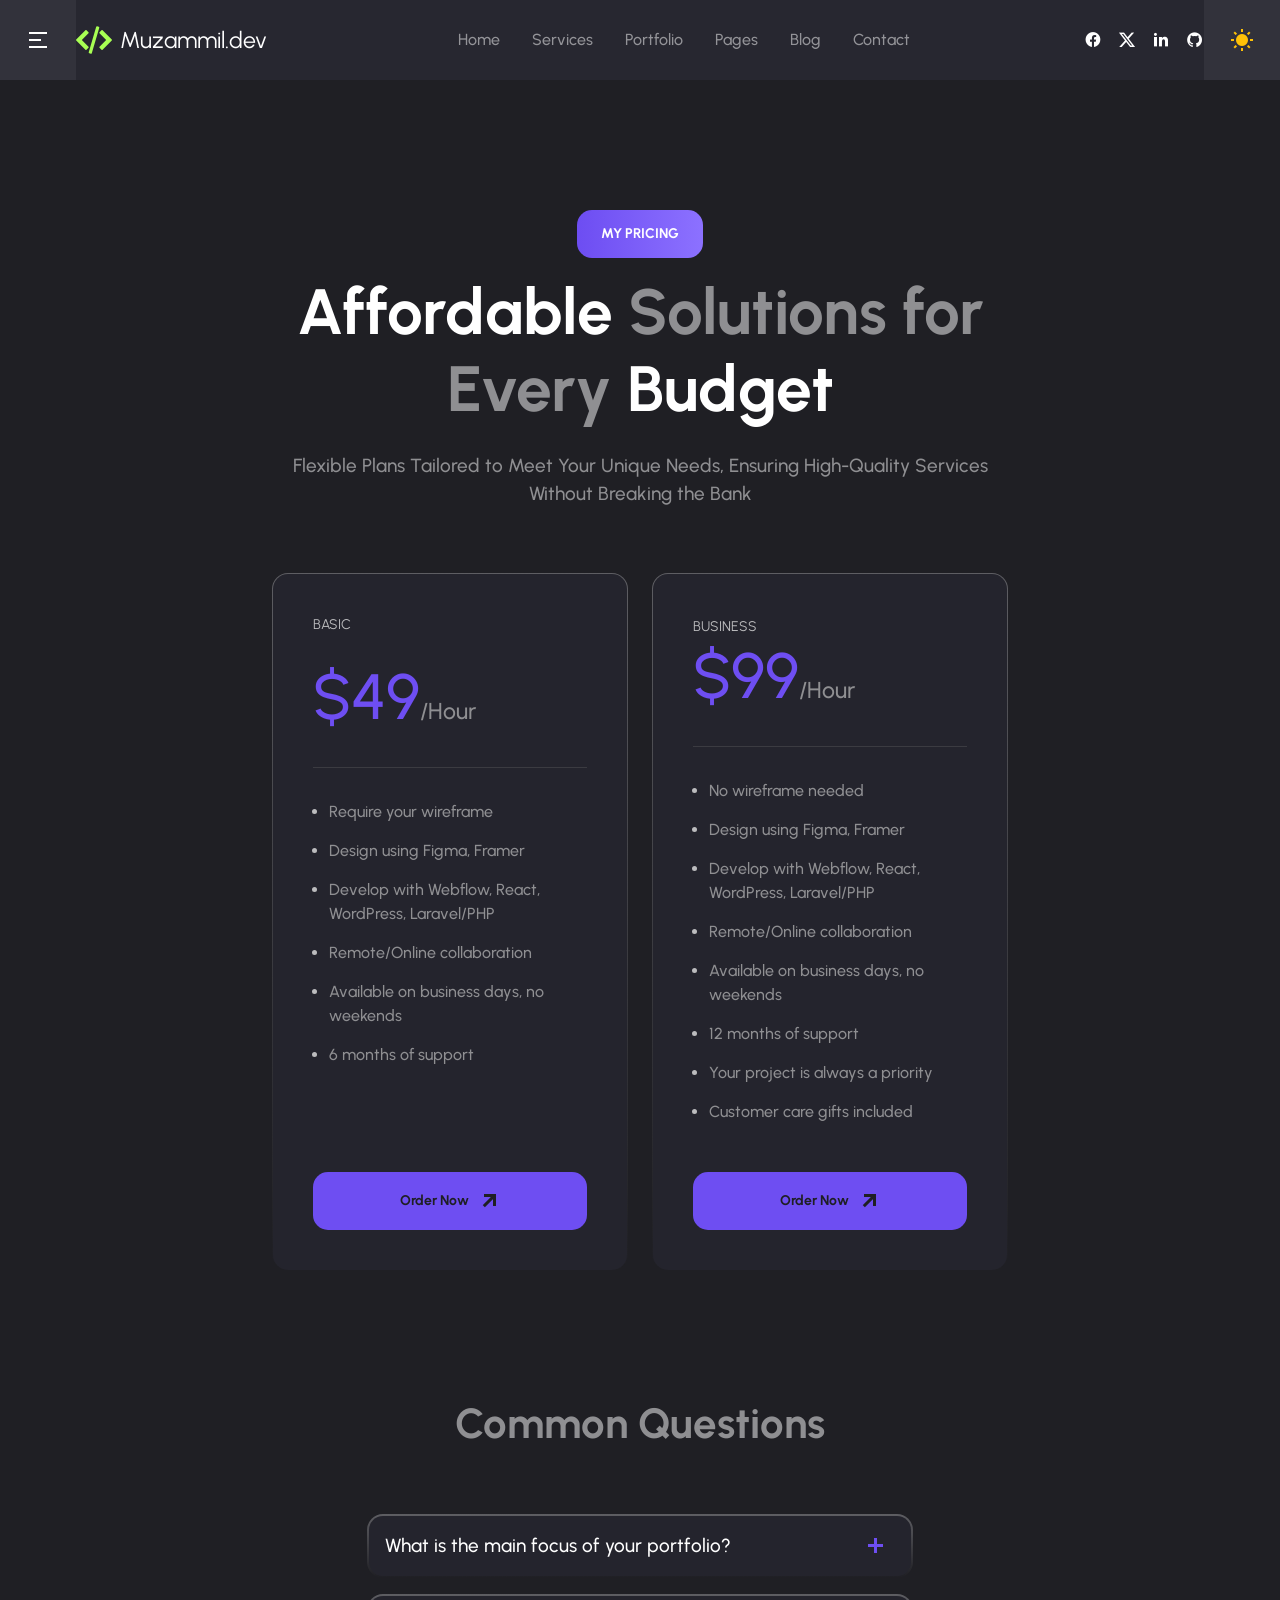
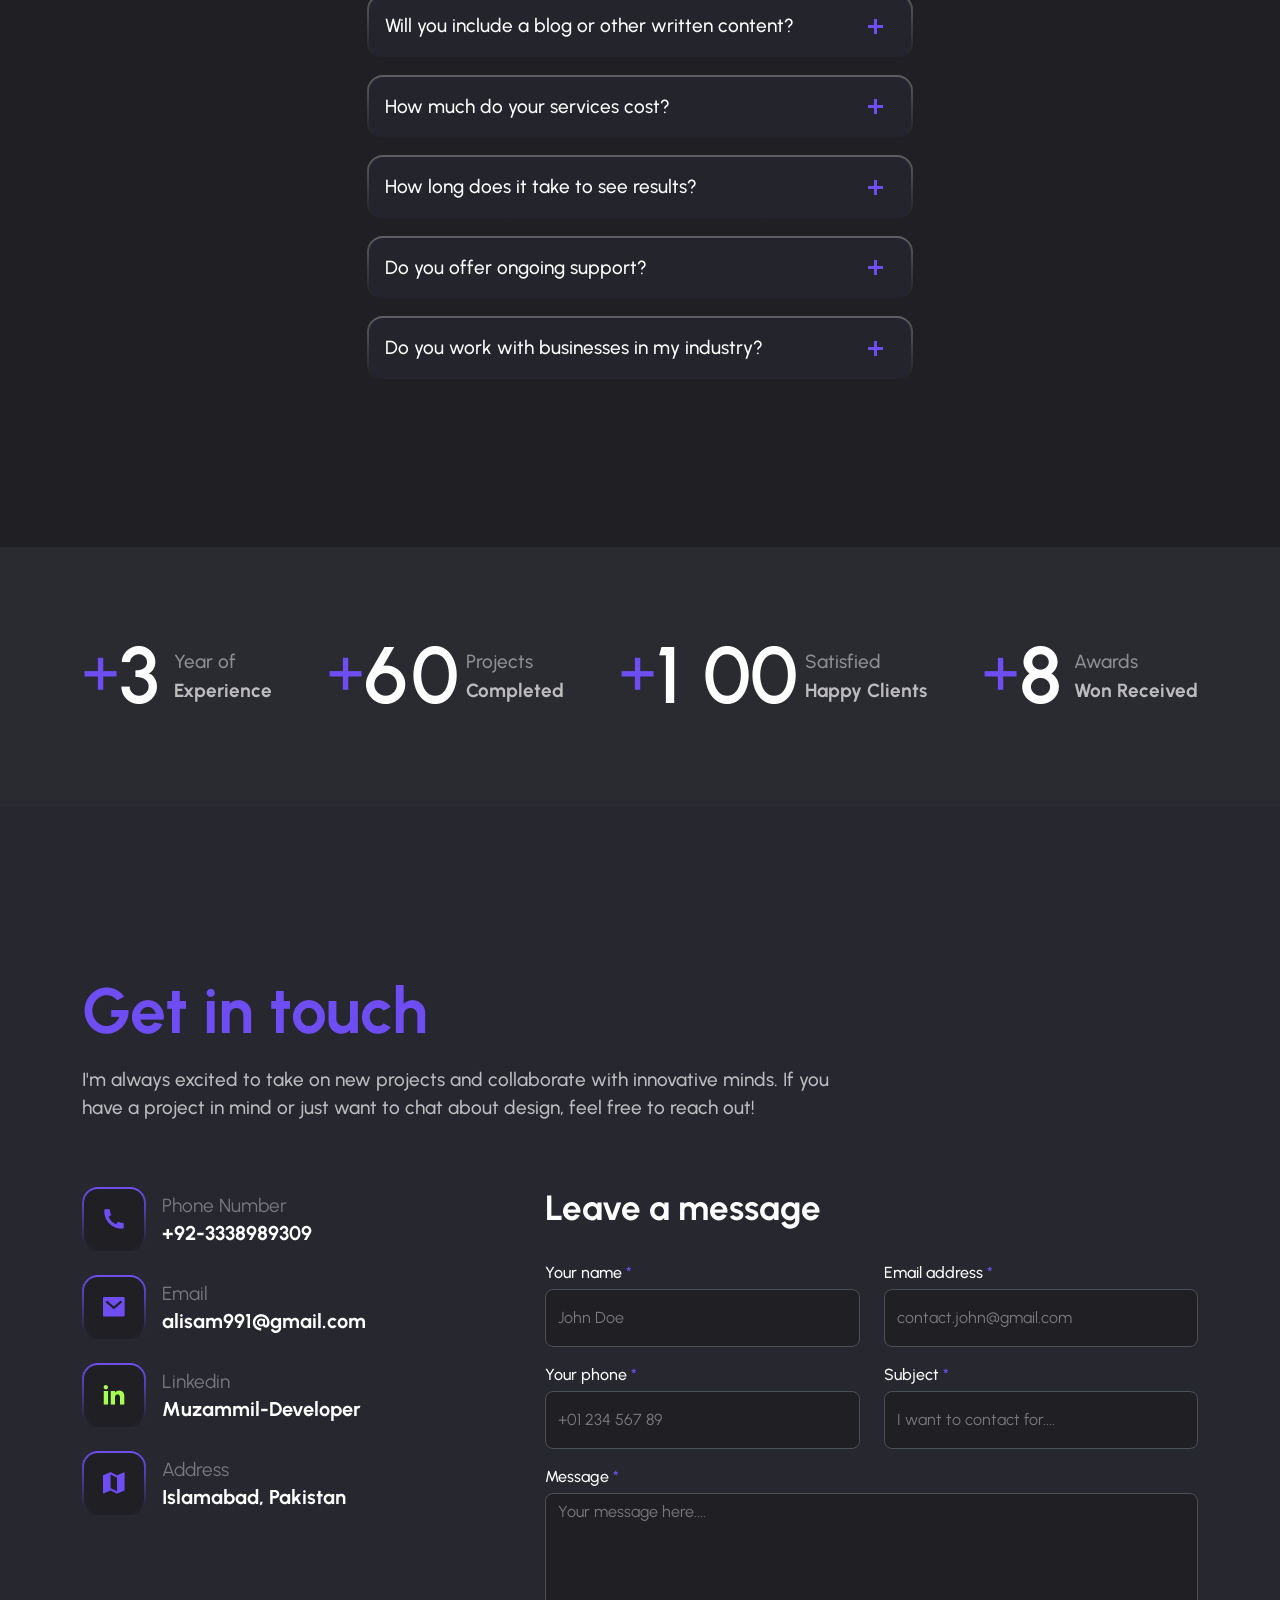
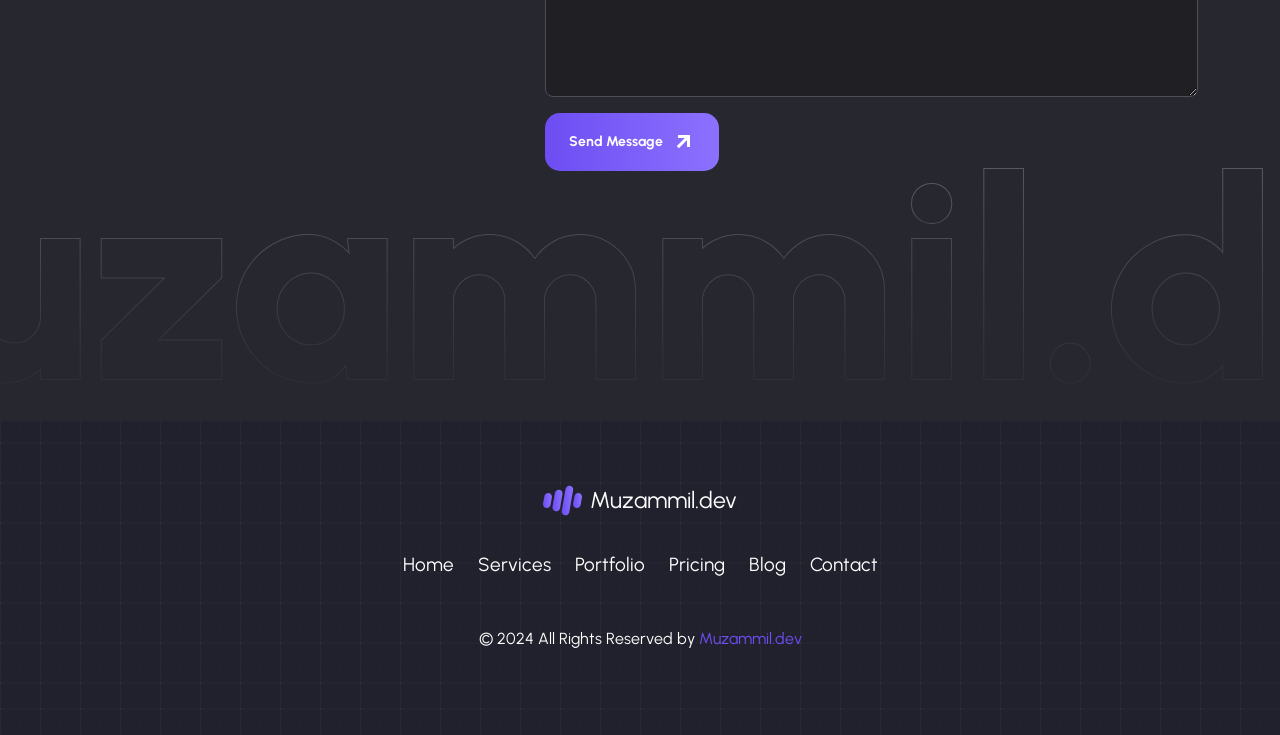
<file: pricing.html>
<!doctype html>
<html lang="en" data-bs-theme="dark">
    <head>
        <meta charset="UTF-8" />
<meta name="viewport" content="width=device-width, initial-scale=1.0" />
<meta http-equiv="x-ua-compatible" content="ie=edge" />
<title>Muzammil - Pricing</title>
<script src="assets/js/vendors/color-modes.js"></script>
<!-- Favicon icon-->
<link rel="shortcut icon" type="image/x-icon" href="assets/imgs/template/favicon-gradient.svg" />
<!-- Libs CSS -->
<link rel="stylesheet" href="assets/css/vendors/bootstrap.min.css" />
<link rel="stylesheet" href="assets/css/vendors/swiper-bundle.min.css" />
<link rel="stylesheet" href="assets/css/vendors/aos.css" />
<link rel="stylesheet" href="assets/css/vendors/odometer.css" />
<link rel="stylesheet" href="assets/css/vendors/carouselTicker.css" />
<link rel="stylesheet" href="assets/css/vendors/magnific-popup.css" />
<link rel="stylesheet" href="assets/fonts/remixicon/remixicon.css" />
<link rel="stylesheet" href="assets/fonts/satoshi/satoshi.css" />
<!-- Fonts -->
<link rel="preconnect" href="https://fonts.googleapis.com" />
<link rel="preconnect" href="https://fonts.gstatic.com" crossorigin />
<link href="https://fonts.googleapis.com/css2?family=DM+Mono:wght@300;400;500&family=Playfair+Display:wght@400..900&family=Urbanist:wght@100..900&display=swap" rel="stylesheet" />
<!-- Main CSS -->
<link rel="stylesheet" href="assets/css/main.css" />
    <link rel="stylesheet" href="assets/css/responsive-fixes.css?v=2" />

    </head>

    <body>
        <!-- prettier-ignore -->
        <!--Preloader-->
<div id="preloader">
    <div class="loader-cover">
        <div class="loader-container">
            <div class="loader-icon"></div>
        </div>
    </div>
</div>
<!--Preloader-end -->

        <!-- Navbar -->
<header>
    <nav class="navbar navbar-expand-lg navbar-light w-100 flex-nowrap z-999 p-0">
        <a href="#" class="navbar-menu p-4 text-center square-100 menu-tigger icon_80 icon-shape d-none d-md-flex" data-bs-target=".offCanvas__info" aria-controls="offCanvas__info">
            <i class="ri-menu-2-line"></i>
        </a>
        <div class="container py-3 px-0">
            <a class="navbar-brand d-flex main-logo align-items-center ms-lg-0 ms-md-5 ms-3" href="index.html">
                <img src="assets/imgs/home-page-2/template/favicon.svg" alt="zelio" />
                <span class="fs-4 ms-2">Muzammil.dev</span>
            </a>
            <div class="d-none d-lg-flex"><div class="main-menu">
    <ul class="navbar-nav me-auto mb-2 mb-lg-0">
        <li class="nav-item">
                                <a class="nav-link" href="index.html">Home</a>
                            </li>

        <li class="nav-item">
            <a class="nav-link" href="services.html">Services</a>
        </li>
        <li class="nav-item">
            <a class="nav-link" href="work.html">Portfolio</a>
        </li>

        <li class="nav-item  has-children">
            <a class="nav-link" href="#">Pages</a>
            <ul class="sub-menu">
                <li><a href="pricing.html">Pricing</a></li>
                <li><a href="coming-soon.html">Coming Soon</a></li>
                <li><a href="404.html">404</a></li>
            </ul>
        </li>

        <li class="nav-item">
            <a class="nav-link" href="blog-list.html">Blog</a>
        </li>
        <li class="nav-item">
            <a class="nav-link" href="#contact">Contact</a>
        </li>
    </ul>
</div>
</div>
            <div class="navbar-social d-flex align-items-center pe-5 pe-lg-0 me-5 me-lg-0">
                <div class="d-md-flex d-none gap-3">
                    <a href="https://www.facebook.com/muzammil.ahmed.4">
                        <i class="ri-facebook-circle-fill fs-18"></i>
                    </a>
                    <a href="http://twitter.com">
                        <i class="ri-twitter-x-fill fs-18"></i>
                    </a>
                    <a href="https://www.linkedin.com/in/muzammil-ahmed-903911263/">
                        <i class="ri-linkedin-fill fs-18"></i>
                    </a>
                    <a href="https://github.com/Muzammil309">
                        <i class="ri-github-fill fs-18"></i>
                    </a>
                </div>
                <div class="burger-icon burger-icon-white border rounded-3">
                    <span class="burger-icon-top"></span>
                    <span class="burger-icon-mid"></span>
                    <span class="burger-icon-bottom"></span>
                </div>
            </div>
        </div>
        <div class="dark-light-switcher pe-10 pe-lg-0 pe-0 ps-md-5 ps-0 ps-lg-4 pe-lg-4 d-flex justify-content-center align-items-center icon_80 @@classList">
    <i class="ri-sun-fill text-warning"></i>
    <i class="ri-contrast-2-line text-white"></i>
</div>

    </nav>
    <!-- offCanvas-menu -->
<div class="offCanvas__info">
    <div class="offCanvas__close-icon menu-close">
        <button><i class="ri-close-line"></i></button>
    </div>
    <div class="offCanvas__logo mb-5"><h3 class="mb-0">Get in touch</h3></div>
    <div class="offCanvas__side-info mb-30">
        <div class="contact-list mb-30">
            <p class="fs-6 fw-medium text-200 mb-5">I'm always excited to take on new projects and collaborate with innovative minds.</p>
            <div class="mb-3">
                <span class="text-400 fs-5">Phone Number</span>
                <p class="mb-0">+92-3338989309</p>
            </div>
            <div class="mb-3">
                <span class="text-400 fs-5">Email</span>
                <p class="mb-0">alisam991@gmail.com</p>
            </div>
            <div class="mb-3">
                <span class="text-400 fs-5">Linkedin</span>
                <p class="mb-0">Muzammil-Developer</p>
            </div>
            <div class="mb-3">
                <span class="text-400 fs-5">Address</span>
                <p class="mb-0">Islamabad, Pakistan</p>
            </div>
        </div>

        <div class="contact-list">
            <p class="text-400 fs-5 mb-2">Social</p>
            <div class="d-md-flex d-none gap-3">
                <a href="https://www.facebook.com/muzammil.ahmed.4">
                    <i class="ri-facebook-circle-fill fs-18"></i>
                </a>
                <a href="http://twitter.com">
                    <i class="ri-twitter-x-fill fs-18"></i>
                </a>
                <a href="https://www.linkedin.com/in/muzammil-ahmed-903911263/">
                    <i class="ri-linkedin-fill fs-18"></i>
                </a>
                <a href="https://github.com/Muzammil309">
                    <i class="ri-github-fill fs-18"></i>
                </a>
            </div>
        </div>
    </div>
</div>
<div class="offCanvas__overly"></div>
 <div class="mobile-header-active mobile-header-wrapper-style perfect-scrollbar button-bg-2">
    <div class="mobile-header-wrapper-inner">
        <div class="mobile-header-logo">
            <a class="d-flex main-logo align-items-center d-inline-flex" href="index.html">
                <img src="assets/imgs/footer-1/logo.svg" alt="zelio" />
                <span class="fs-4 ms-2 text-dark">Muzammil.dev</span>
            </a>
            <div class="burger-icon burger-icon-white border rounded-3">
                <span class="burger-icon-top"></span>
                <span class="burger-icon-mid"></span>
                <span class="burger-icon-bottom"></span>
            </div>
        </div>
        <div class="mobile-header-content-area">
            <div class="perfect-scroll">
                <div class="mobile-menu-wrap mobile-header-border">
                    <nav>
                        <ul class="mobile-menu font-heading ps-0">
                            <li class="nav-item">
                                <a class="nav-link" href="index.html">Home</a>
                            </li>

                            <li class="nav-item">
                                <a class="nav-link" href="services.html">Services</a>
                            </li>
                            <li class="nav-item">
                                <a class="nav-link" href="work.html">Portfolio</a>
                            </li>

                            <li class="nav-item">
                                <a class="nav-link active" href="pricing.html">Pricing</a>
                            </li>

                            <li class="nav-item">
                                <a class="nav-link" href="blog-list.html">Blog</a>
                            </li>
                            <li class="nav-item">
                                <a class="nav-link" href="#contact">Contact</a>
                            </li>
                        </ul>
                    </nav>
                </div>
            </div>
        </div>
    </div>
</div>

</header>

        <main>
            <!-- prettier-ignore -->
            <!-- Pricing 1 -->
<section class="section-pricing-1 pt-130 pb-150">
    <div class="container">
        <div class="row">
            <div class="col-lg-8 mx-lg-auto mb-8">
                <div class="text-center">
                    <div class="btn btn-gradient d-inline-block text-uppercase">My Pricing</div>
                    <h3 class="ds-3 mt-3 mb-4 text-dark">Affordable <span class="text-300">Solutions for Every</span> Budget</h3>
                    <p class="text-300 fs-5 mb-0">
                        Flexible Plans Tailored to Meet Your Unique Needs, Ensuring High-Quality Services <br />
                        Without Breaking the Bank
                    </p>
                </div>
                <div class="row mt-8 d-flex">
                    <div class="col-md-6">
                        <div class="card-pricing-1 p-6 rounded-4 h-100 d-flex flex-column">
                            <span class="text-uppercase fs-7">basic</span> <br />
                            <h3 class="ds-3 fw-medium text-primary mb-5">$49<span class="text-300 fs-4">/Hour</span></h3>
                            <ul class="ps-3 border-top border-600 pt-5 mb-auto">
                                <li>
                                    <p class="text-300">Require your wireframe</p>
                                </li>
                                <li>
                                    <p class="text-300">Design using Figma, Framer</p>
                                </li>
                                <li>
                                    <p class="text-300">Develop with Webflow, React, WordPress, Laravel/PHP</p>
                                </li>
                                <li>
                                    <p class="text-300">Remote/Online collaboration</p>
                                </li>
                                <li>
                                    <p class="text-300">Available on business days, no weekends</p>
                                </li>
                                <li>
                                    <p class="text-300">6 months of support</p>
                                </li>
                            </ul>
                            <a href="#" class="btn btn-primary mt-5 w-100 justify-content-center">
                                Order Now
                                <i class="ri-arrow-right-up-line"></i>
                            </a>
                        </div>
                    </div>
                    <div class="col-md-6">
                        <div class="card-pricing-1 p-6 rounded-4 align-self-stretch mt-md-0 mt-6">
                            <span class="text-uppercase fs-7">Business</span> <br />
                            <h3 class="ds-3 fw-medium text-primary mb-5">$99<span class="text-300 fs-4">/Hour</span></h3>
                            <ul class="ps-3 border-top border-600 pt-5">
                                <li>
                                    <p class="text-300">No wireframe needed</p>
                                </li>
                                <li>
                                    <p class="text-300">Design using Figma, Framer</p>
                                </li>
                                <li>
                                    <p class="text-300">Develop with Webflow, React, WordPress, Laravel/PHP</p>
                                </li>
                                <li>
                                    <p class="text-300">Remote/Online collaboration</p>
                                </li>
                                <li>
                                    <p class="text-300">Available on business days, no weekends</p>
                                </li>
                                <li>
                                    <p class="text-300">12 months of support</p>
                                </li>
                                <li>
                                    <p class="text-300">Your project is always a priority</p>
                                </li>
                                <li>
                                    <p class="text-300">Customer care gifts included</p>
                                </li>
                            </ul>
                            <a href="#" class="btn btn-primary mt-5 w-100 justify-content-center">
                                Order Now
                                <i class="ri-arrow-right-up-line"></i>
                            </a>
                        </div>
                    </div>
                </div>
            </div>
        </div>
        <div class="row mt-8">
            <div class="col-lg-6  mx-md-auto text-center">
                <h2 class="text-300 mb-8">Common Questions</h2>
                <div class="accordion">
                    <div class="mb-3 card border-2 rounded-4">
                        <div class="card-header p-0 border-0">
                            <a class="p-3 collapsed text-900 fw-bold d-flex align-items-center" data-bs-toggle="collapse" href="#collapseSevent">
                                <p class="fs-5 mb-0 text-dark">What is the main focus of your portfolio?</p>
                                <span class="ms-auto arrow me-2 icon-shape">
                                    <i class="ri-add-line"></i>
                                </span>
                            </a>
                        </div>
                        <div id="collapseSevent" class="collapse" data-bs-parent=".accordion">
                            <p class="px-4 pt-0 text-start card-body">You may also realize cost savings from your energy efficient choices in your custom home. Federal tax credits for some green materials can allow you to deduct as much.</p>
                        </div>
                    </div>
                    <div class="mb-3 card border-2 rounded-4">
                        <div class="card-header p-0 border-0">
                            <a class="p-3 collapsed text-900 fw-bold d-flex align-items-center" data-bs-toggle="collapse" href="#collapseEight">
                                <p class="fs-5 mb-0 text-dark">Will you include a blog or other written content?</p>
                                <span class="ms-auto arrow me-2 icon-shape">
                                    <i class="ri-add-line"></i>
                                </span>
                            </a>
                        </div>
                        <div id="collapseEight" class="collapse" data-bs-parent=".accordion">
                            <p class="px-4 pt-0 text-start card-body">You may also realize cost savings from your energy efficient choices in your custom home. Federal tax credits for some green materials can allow you to deduct as much.</p>
                        </div>
                    </div>
                    <div class="mb-3 card border-2 rounded-4">
                        <div class="card-header p-0 border-0">
                            <a class="p-3 collapsed text-900 fw-bold d-flex align-items-center" data-bs-toggle="collapse" href="#collapseNine">
                                <p class="fs-5 mb-0 text-dark">How much do your services cost?</p>
                                <span class="ms-auto arrow me-2 icon-shape">
                                    <i class="ri-add-line"></i>
                                </span>
                            </a>
                        </div>
                        <div id="collapseNine" class="collapse" data-bs-parent=".accordion">
                            <p class="px-4 pt-0 text-start card-body">You may also realize cost savings from your energy efficient choices in your custom home. Federal tax credits for some green materials can allow you to deduct as much.</p>
                        </div>
                    </div>
                    <div class="mb-3 card border-2 rounded-4">
                        <div class="card-header p-0 border-0">
                            <a class="p-3 collapsed text-900 fw-bold d-flex align-items-center" data-bs-toggle="collapse" href="#collapseTen">
                                <p class="fs-5 mb-0 text-dark">How long does it take to see results?</p>
                                <span class="ms-auto arrow me-2 icon-shape">
                                    <i class="ri-add-line"></i>
                                </span>
                            </a>
                        </div>
                        <div id="collapseTen" class="collapse" data-bs-parent=".accordion">
                            <p class="px-4 pt-0 text-start card-body">You may also realize cost savings from your energy efficient choices in your custom home. Federal tax credits for some green materials can allow you to deduct as much.</p>
                        </div>
                    </div>
                    <div class="mb-3 card border-2 rounded-4">
                        <div class="card-header p-0 border-0">
                            <a class="p-3 collapsed text-900 fw-bold d-flex align-items-center" data-bs-toggle="collapse" href="#collapseEleven">
                                <p class="fs-5 mb-0 text-dark">Do you offer ongoing support?</p>
                                <span class="ms-auto arrow me-2 icon-shape">
                                    <i class="ri-add-line"></i>
                                </span>
                            </a>
                        </div>
                        <div id="collapseEleven" class="collapse" data-bs-parent=".accordion">
                            <p class="px-4 pt-0 text-start card-body">You may also realize cost savings from your energy efficient choices in your custom home. Federal tax credits for some green materials can allow you to deduct as much.</p>
                        </div>
                    </div>
                    <div class="mb-3 card border-2 rounded-4">
                        <div class="card-header p-0 border-0">
                            <a class="p-3 collapsed text-900 fw-bold d-flex align-items-center" data-bs-toggle="collapse" href="#collapseTwelve">
                                <p class="fs-5 mb-0 text-dark">Do you work with businesses in my industry?</p>
                                <span class="ms-auto arrow me-2 icon-shape">
                                    <i class="ri-add-line"></i>
                                </span>
                            </a>
                        </div>
                        <div id="collapseTwelve" class="collapse" data-bs-parent=".accordion">
                            <p class="px-4 pt-0 text-start card-body">You may also realize cost savings from your energy efficient choices in your custom home. Federal tax credits for some green materials can allow you to deduct as much.</p>
                        </div>
                    </div>
                </div>
            </div>
        </div>
    </div>
</section>

            <!--Static 1-->
<div class="section-static-1 position-relative overflow-hidden z-0 py-8 bg-6">
    <div class="container">
        <div class="inner">
            <div class="row align-items-center justify-content-between">
                <div class="col-lg-auto col-md-6">
                    <div class="counter-item-cover counter-item">
                        <div class="content text-center mx-auto d-flex align-items-center">
                            <span class="ds-3 count text-primary fw-medium my-0">+<span class="odometer ds-1 text-dark fw-semibold" data-count="3"></span></span>
                            <div class="text-start ms-2">
                                <p class="fs-5 mb-0 text-300">Year of</p>
                                <p class="fs-5 mb-0 fw-bold">Experience</p>
                            </div>
                        </div>
                    </div>
                </div>
                <div class="col-lg-auto col-md-6">
                    <div class="counter-item-cover counter-item">
                        <div class="content text-center mx-auto d-flex align-items-center">
                            <span class="ds-3 count text-primary fw-medium my-0">+<span class="odometer ds-1 text-dark fw-semibold" data-count="60"></span></span>
                            <div class="text-start ms-2">
                                <p class="fs-5 mb-0 text-300">Projects</p>
                                <p class="fs-5 mb-0 fw-bold">Completed</p>
                            </div>
                        </div>
                    </div>
                </div>
                <div class="col-lg-auto col-md-6">
                    <div class="counter-item-cover counter-item">
                        <div class="content text-center mx-auto d-flex align-items-center">
                            <span class="ds-3 count text-primary fw-medium my-0">+<span class="odometer ds-1 text-dark fw-semibold" data-count="100"></span></span>
                            <div class="text-start ms-2">
                                <p class="fs-5 mb-0 text-300">Satisfied</p>
                                <p class="fs-5 mb-0 fw-bold">Happy Clients</p>
                            </div>
                        </div>
                    </div>
                </div>
                <div class="col-lg-auto col-md-6">
                    <div class="counter-item-cover counter-item">
                        <div class="content text-center mx-auto d-flex align-items-center">
                            <span class="ds-3 count text-primary fw-medium my-0">+<span class="odometer ds-1 text-dark fw-semibold" data-count="8"></span></span>
                            <div class="text-start ms-2">
                                <p class="fs-5 mb-0 text-300">Awards</p>
                                <p class="fs-5 mb-0 fw-bold">Won Received</p>
                            </div>
                        </div>
                    </div>
                </div>
            </div>
        </div>
    </div>
</div>

            <!-- Contact 1-->
<section id="contact" class="section-contact-1 bg-900 position-relative pt-150 pb-lg-250 pb-150 overflow-hidden">
    <div class="container position-relative z-1">
        <h3 class="ds-3 mt-3 mb-3 text-primary">Get in touch</h3>
        <span class="fs-5 fw-medium text-200">
            I'm always excited to take on new projects and collaborate with innovative minds. If you
            <br />
            have a project in mind or just want to chat about design, feel free to reach out!
        </span>
        <div class="row mt-8">
            <div class="col-lg-4 d-flex flex-column">
                <div class="d-flex align-items-center mb-4 position-relative d-inline-flex">
                    <div class="bg-white icon-flip position-relative icon-shape icon-xxl border-linear-2 border-2 rounded-4">
                        <i class="ri-phone-fill text-primary fs-26"></i>
                    </div>
                    <div class="ps-3">
                        <span class="text-400 fs-5">Phone Number</span>
                        <h6 class="mb-0">+92-3338989309</h6>
                    </div>
                    <a href="tel:+923338989309" class="position-absolute top-0 start-0 w-100 h-100"></a>
                </div>
                <div class="d-flex align-items-center mb-4 position-relative d-inline-flex">
                    <div class="bg-white icon-flip position-relative icon-shape icon-xxl border-linear-2 border-2 rounded-4">
                        <i class="ri-mail-fill text-primary fs-26"></i>
                    </div>
                    <div class="ps-3">
                        <span class="text-400 fs-5">Email</span>
                        <h6 class="mb-0">alisam991@gmail.com</h6>
                    </div>
                    <a href="mailto:alisam991@gmail.com" class="position-absolute top-0 start-0 w-100 h-100"></a>
                </div>
                <div class="d-flex align-items-center mb-4 position-relative d-inline-flex">
                    <div class="bg-white icon-flip position-relative icon-shape icon-xxl border-linear-2 border-2 rounded-4">
                        <i class="ri-linkedin-fill text-primary-2 fs-26"></i>
                    </div>
                    <div class="ps-3">
                        <span class="text-400 fs-5">Linkedin</span>
                        <h6 class="mb-0">Muzammil-Developer</h6>
                    </div>
                    <a href="https://www.linkedin.com/in/muzammil-ahmed-903911263/" class="position-absolute top-0 start-0 w-100 h-100"></a>
                </div>
                <div class="d-flex align-items-center mb-4 position-relative d-inline-flex">
                    <div class="bg-white icon-flip position-relative icon-shape icon-xxl border-linear-2 border-2 rounded-4">
                        <i class="ri-map-2-fill text-primary fs-26"></i>
                    </div>
                    <div class="ps-3">
                        <span class="text-400 fs-5">Address</span>
                        <h6 class="mb-0">Islamabad, Pakistan</h6>
                    </div>
                    <a href="https://maps.google.com/maps?q=islamabad,pakistan" class="position-absolute top-0 start-0 w-100 h-100"></a>
                </div>
            </div>
            <div class="col-lg-7 offset-lg-1 ps-lg-0 pt-5 pt-lg-0">
                <div class="position-relative">
                    <div class="position-relative z-2">
                        <h3>Leave a message</h3>
                        <form action="#">
                            <div class="row mt-3">
                                <div class="col-md-6 ">
                                    <label class="mb-1 mt-3 text-dark" for="name">Your name <span class="text-primary">*</span></label>
                                    <input type="text" class="form-control border rounded-3" id="name" name="name" placeholder="John Doe" aria-label="username" />
                                </div>
                                <div class="col-md-6">
                                    <label class="mb-1 mt-3 text-dark" for="email">Email address <span class="text-primary">*</span></label>
                                    <input type="text" class="form-control border rounded-3" id="email" name="email" placeholder="contact.john@gmail.com" aria-label="email" />
                                </div>
                                <div class="col-md-6">
                                    <label class="mb-1 mt-3 text-dark" for="phone">Your phone <span class="text-primary">*</span></label>
                                    <input type="text" class="form-control border rounded-3" id="phone" name="phone" placeholder="+01 234 567 89" aria-label="phone" />
                                </div>
                                <div class="col-md-6">
                                    <label class="mb-1 mt-3 text-dark" for="subject">Subject <span class="text-primary">*</span></label>
                                    <input type="text" class="form-control border rounded-3" id="subject" name="subject" placeholder="I want to contact for...." aria-label="subject" />
                                </div>
                                <div class="col-12">
                                    <label class="mb-1 mt-3 text-dark" for="message">Message <span class="text-primary">*</span></label>
                                    <textarea class="form-control border rounded-3 pb-10" id="message" name="message" placeholder="Your message here...." aria-label="With textarea"></textarea>
                                </div>
                                <div class="col-12">
                                    <button type="submit" class="btn btn-gradient mt-3">
                                        Send Message
                                        <i class="ri-arrow-right-up-line"></i>
                                    </button>
                                </div>
                            </div>
                        </form>
                    </div>
                    <div class="z-0 bg-primary-dark rectangle-bg z-1 rounded-3"></div>
                </div>
            </div>
        </div>
    </div>
    <div class="scroll-move-right position-absolute bottom-0 start-50 translate-middle-x bg-900 overflow-hidden">
        <div class="wow img-custom-anim-top">
            <h3 class="stroke fs-280 text-lowercase text-900 mb-0 lh-1">Muzammil.dev</h3>
        </div>
    </div>
</section>

        </main>
        <!-- prettier-ignore -->
        <!-- Footer -->
<footer>
    <div class="section-footer position-relative pt-60 pb-60 bg-secondary-1">
        <div class="container position-relative z-1">
            <div class="text-center">
                <a class="d-flex main-logo align-items-center d-inline-flex" href="index.html">
                    <img src="assets/imgs/footer-1/logo.svg" alt="zelio" />
                    <span class="fs-4 ms-2 text-white-keep">Muzammil.dev</span>
                </a>
                <div class="navigation d-none d-md-flex align-items-center justify-content-center flex-wrap gap-4 my-4">
                    <a href="index.html" class="fs-5">
                        Home
                    </a>                   
                    <a href="services.html" class="fs-5">
                        Services
                    </a>
                    <a href="work.html" class="fs-5">
                        Portfolio
                    </a>
                    <a href="pricing.html" class="fs-5">
                        Pricing
                    </a>
                    <a href="blog-list.html" class="fs-5">
                        Blog
                    </a>
                    <a href="#contact" class="fs-5">
                        Contact
                    </a>
                </div>
            </div>
            <div class="row text-center py-4">
                <span class="fs-6 text-white-keep">© 2024 All Rights Reserved by <span><a href="#" class="text-primary">Muzammil.dev</a></span>
            </div>
        </div>
        <div class="position-absolute top-0 start-0 w-100 h-100 z-0" data-background="assets/imgs/footer-1/background.png "></div>
    </div>
</footer>
        <!-- Scroll top -->
<div class="btn-scroll-top @@style">
    <svg class="progress-square svg-content" width="100%" height="100%" viewBox="0 0 40 40">
        <path d="M8 1H32C35.866 1 39 4.13401 39 8V32C39 35.866 35.866 39 32 39H8C4.13401 39 1 35.866 1 32V8C1 4.13401 4.13401 1 8 1Z" />
    </svg>
</div>

        <!-- Libs JS -->
<script src="assets/js/vendors/jquery-3.7.1.min.js"></script>
<script src="assets/js/vendors/bootstrap.bundle.min.js"></script>
<script src="assets/js/vendors/swiper-bundle.min.js"></script>
<script src="assets/js/vendors/aos.js"></script>
<script src="assets/js/vendors/wow.min.js"></script>
<script src="assets/js/vendors/smart-stick-nav.js"></script>
<script src="assets/js/vendors/jquery.magnific-popup.min.js"></script>
<script src="assets/js/vendors/gsap.min.js"></script>
<script src="assets/js/vendors/imagesloaded.pkgd.min.js"></script>
<script src="assets/js/vendors/isotope.pkgd.min.js"></script>
<script src="assets/js/vendors/ScrollTrigger.min.js"></script>
<script src="assets/js/vendors/jquery.carouselTicker.min.js"></script>
<script src="assets/js/vendors/jquery.odometer.min.js"></script>
<script src="assets/js/vendors/jquery.appear.js"></script>
<script src="assets/js/vendors/gsap-custom.js"></script>
<script src="assets/js/imageRevealHover.js"></script>
<script src="assets/js/vendors/aat.min.js"></script>
<!-- Theme JS -->
<script src="assets/js/main.js"></script>

    </body>
</html>
</file>
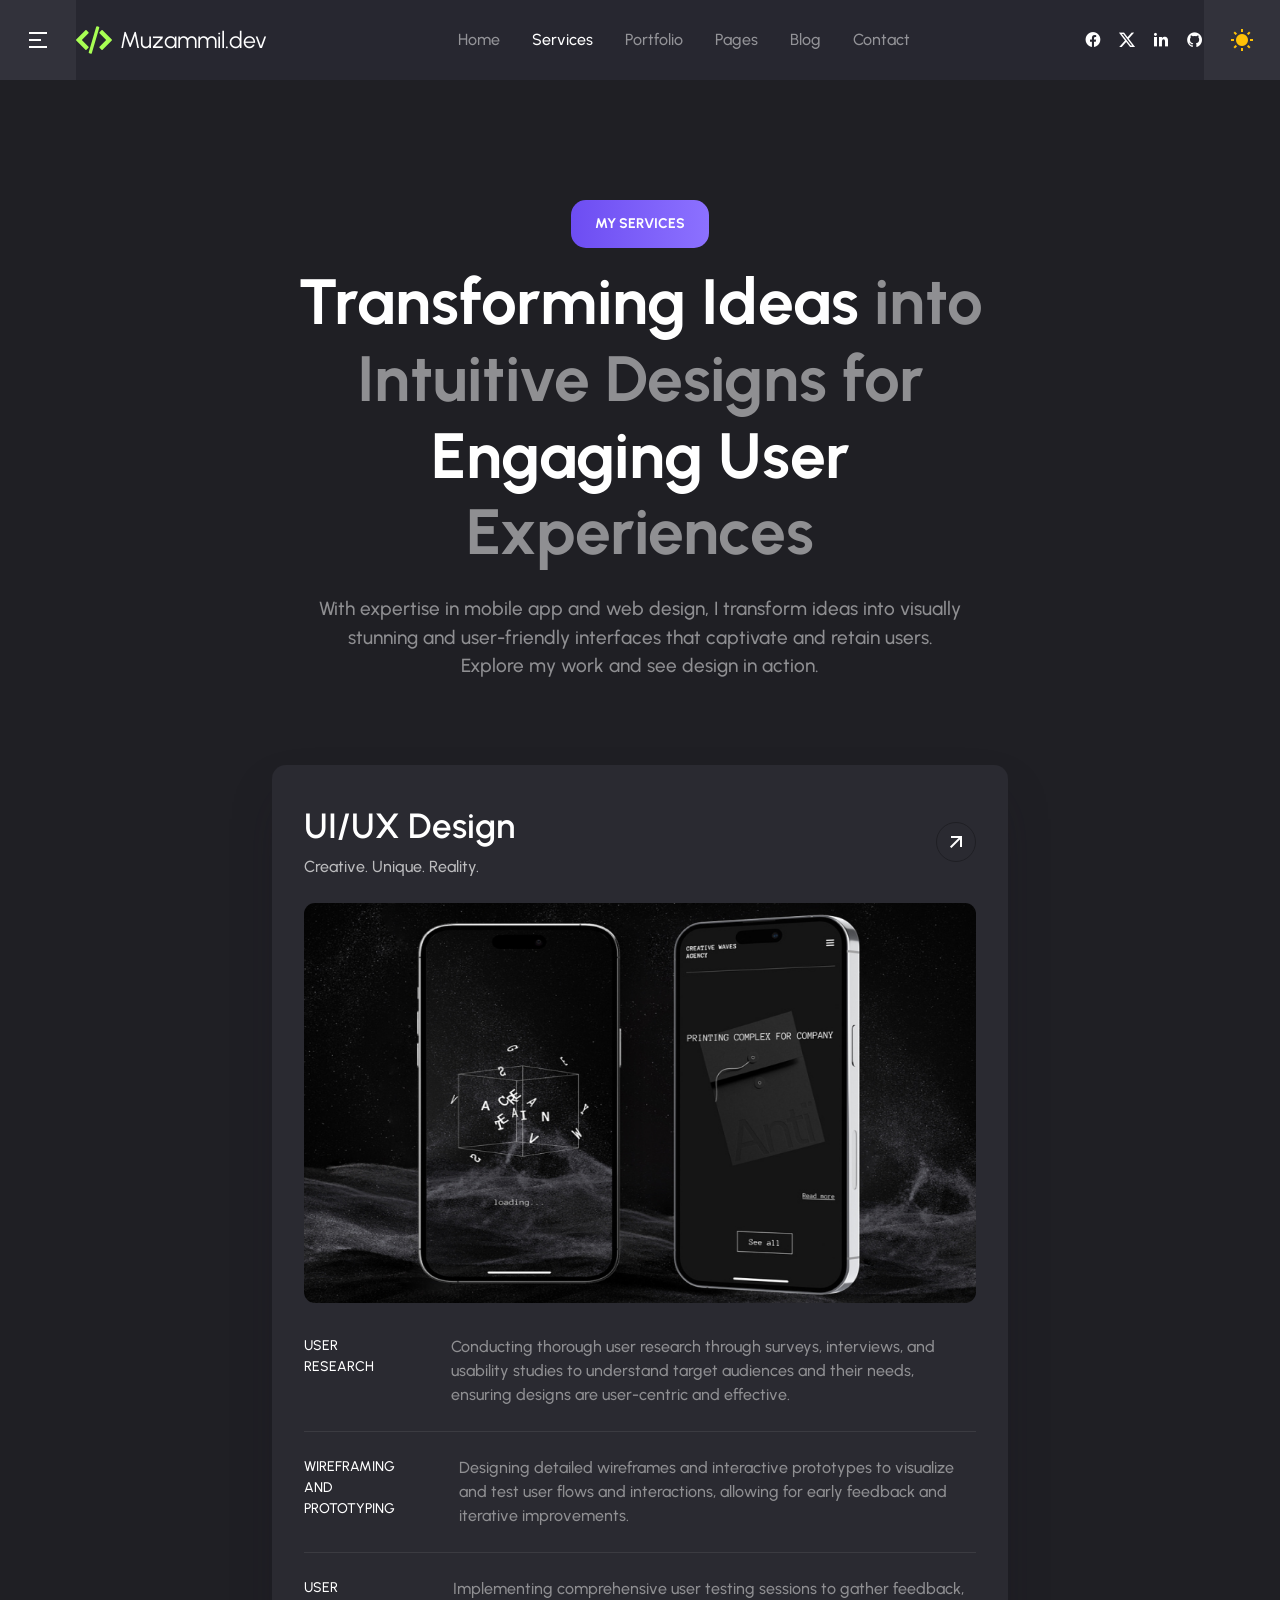
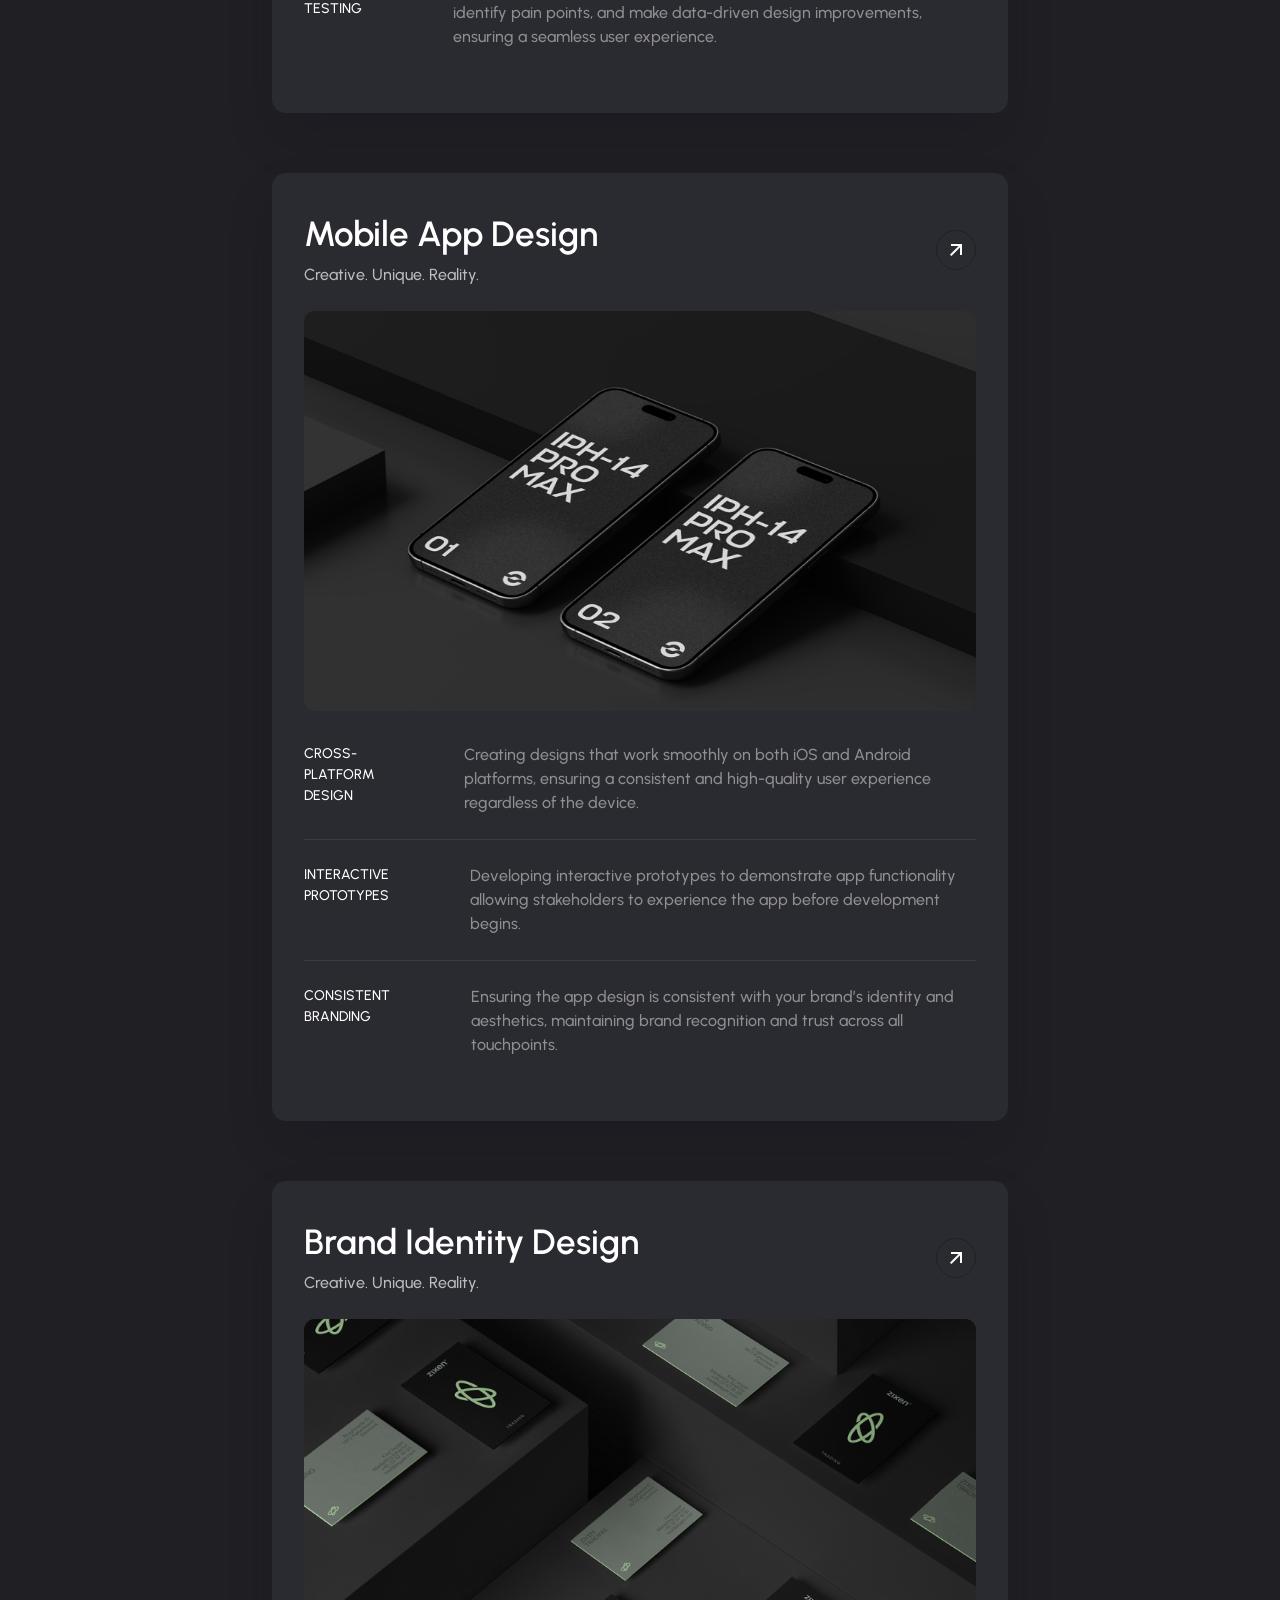
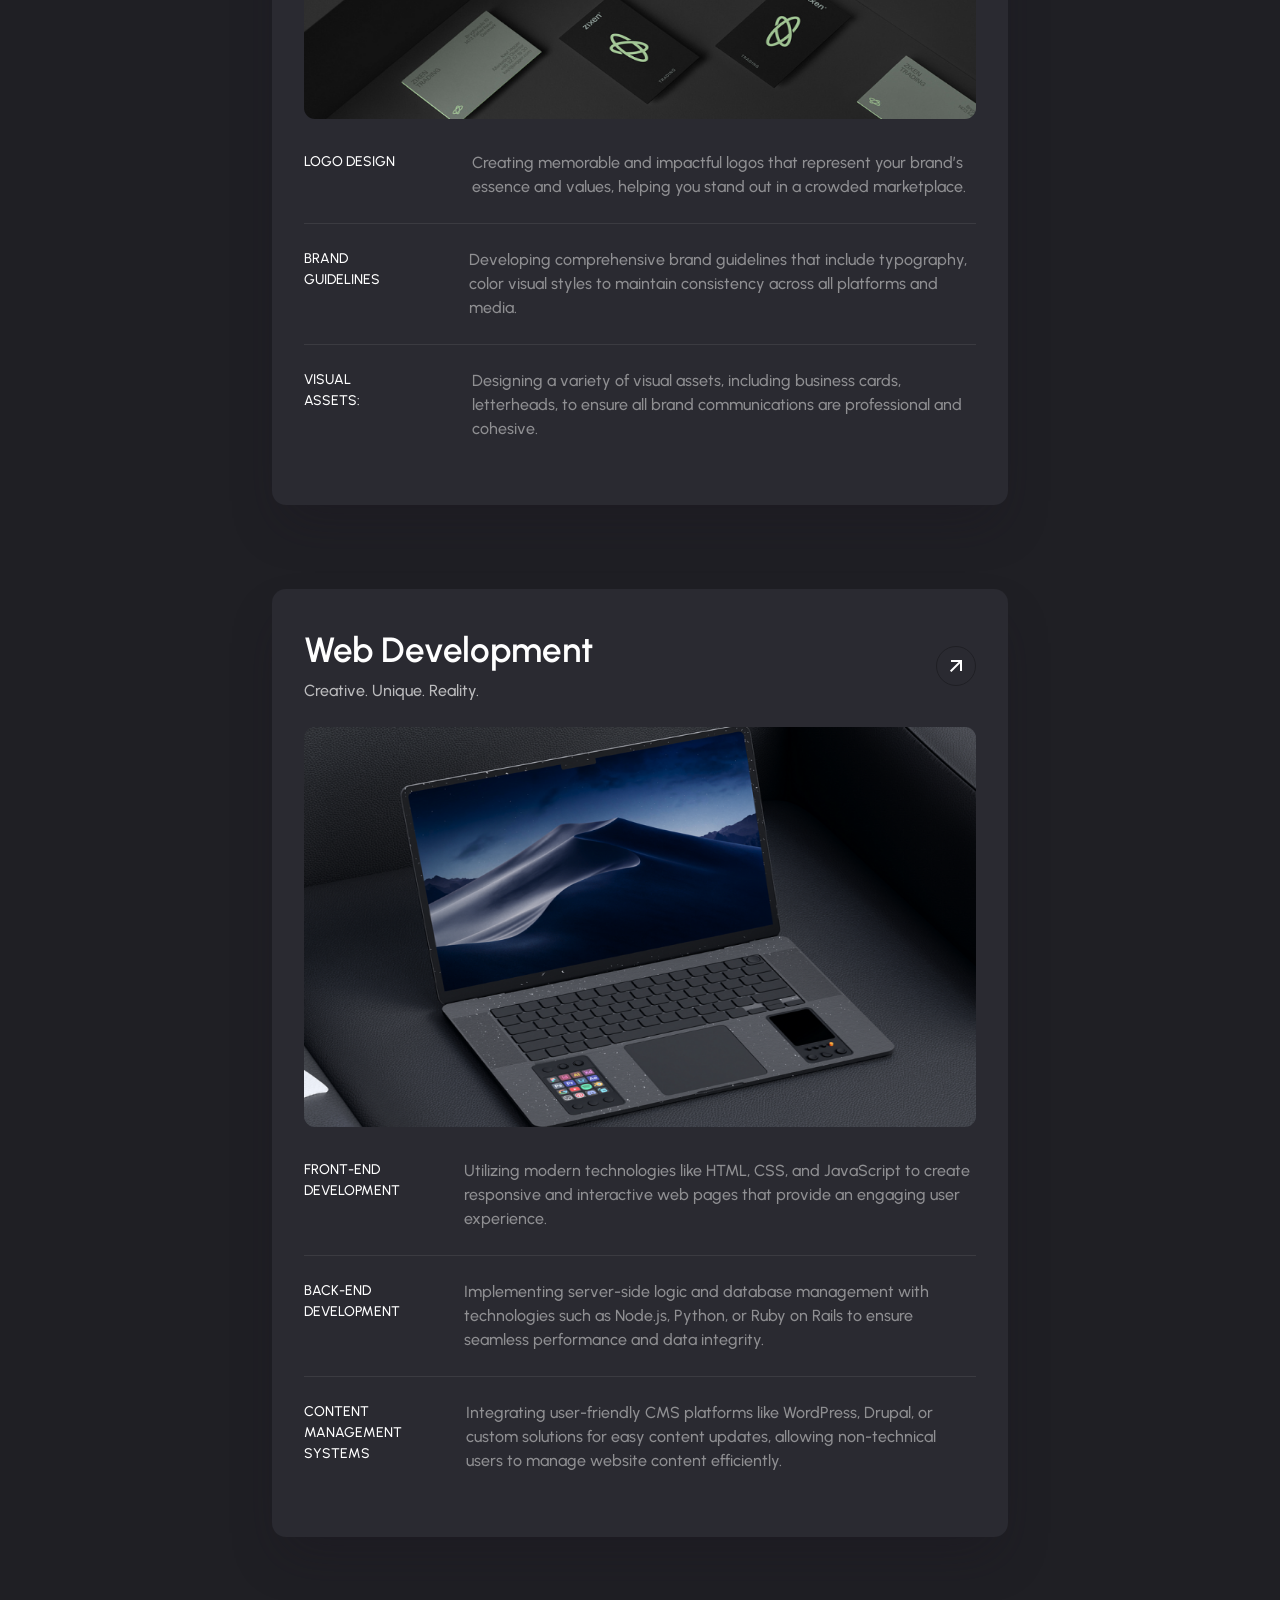
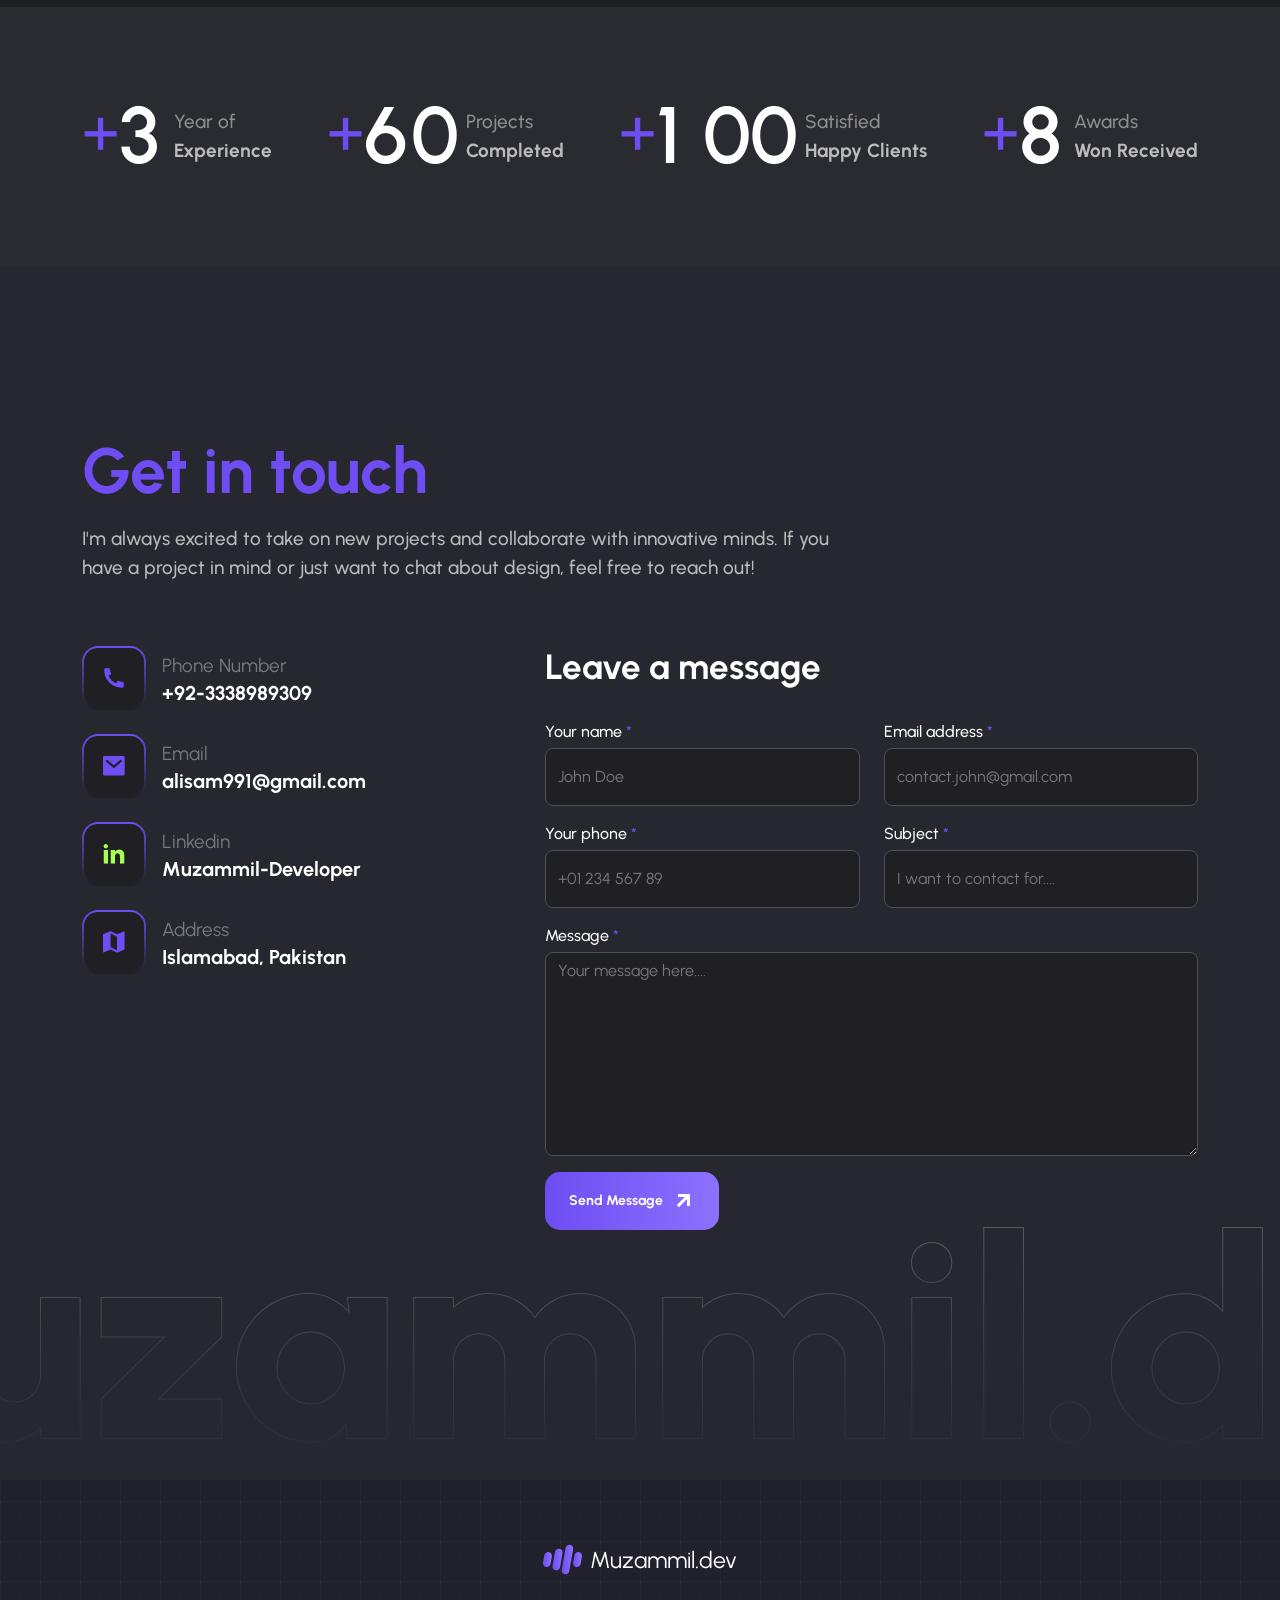
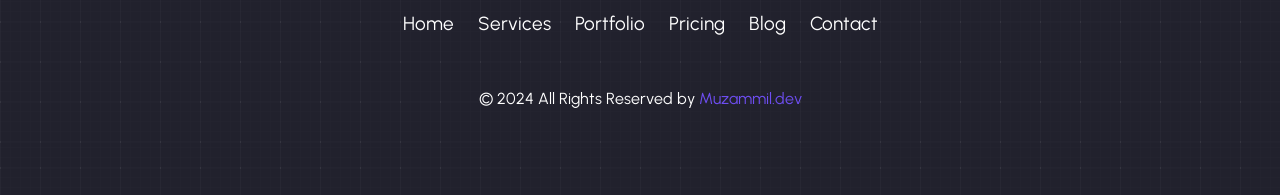
<file: services.html>
<!doctype html>
<html lang="en" data-bs-theme="dark">
    <head>
        <meta charset="UTF-8" />
<meta name="viewport" content="width=device-width, initial-scale=1.0" />
<meta http-equiv="x-ua-compatible" content="ie=edge" />
<title>Muzammil - Services</title>
<script src="assets/js/vendors/color-modes.js"></script>
<!-- Favicon icon-->
<link rel="shortcut icon" type="image/x-icon" href="assets/imgs/template/favicon-gradient.svg" />
<!-- Libs CSS -->
<link rel="stylesheet" href="assets/css/vendors/bootstrap.min.css" />
<link rel="stylesheet" href="assets/css/vendors/swiper-bundle.min.css" />
<link rel="stylesheet" href="assets/css/vendors/aos.css" />
<link rel="stylesheet" href="assets/css/vendors/odometer.css" />
<link rel="stylesheet" href="assets/css/vendors/carouselTicker.css" />
<link rel="stylesheet" href="assets/css/vendors/magnific-popup.css" />
<link rel="stylesheet" href="assets/fonts/remixicon/remixicon.css" />
<link rel="stylesheet" href="assets/fonts/satoshi/satoshi.css" />
<!-- Fonts -->
<link rel="preconnect" href="https://fonts.googleapis.com" />
<link rel="preconnect" href="https://fonts.gstatic.com" crossorigin />
<link href="https://fonts.googleapis.com/css2?family=DM+Mono:wght@300;400;500&family=Playfair+Display:wght@400..900&family=Urbanist:wght@100..900&display=swap" rel="stylesheet" />
<!-- Main CSS -->
<link rel="stylesheet" href="assets/css/main.css" />
    <link rel="stylesheet" href="assets/css/responsive-fixes.css?v=2" />

    </head>

    <body>
        <!-- prettier-ignore -->
        <!--Preloader-->
<div id="preloader">
    <div class="loader-cover">
        <div class="loader-container">
            <div class="loader-icon"></div>
        </div>
    </div>
</div>
<!--Preloader-end -->

        <!-- Navbar -->
<header>
    <nav class="navbar navbar-expand-lg navbar-light w-100 flex-nowrap z-999 p-0">
        <a href="#" class="navbar-menu p-4 text-center square-100 menu-tigger icon_80 icon-shape d-none d-md-flex" data-bs-target=".offCanvas__info" aria-controls="offCanvas__info">
            <i class="ri-menu-2-line"></i>
        </a>
        <div class="container py-3 px-0">
            <a class="navbar-brand d-flex main-logo align-items-center ms-lg-0 ms-md-5 ms-3" href="index.html">
                <img src="assets/imgs/home-page-2/template/favicon.svg" alt="zelio" />
                <span class="fs-4 ms-2">Muzammil.dev</span>
            </a>
            <div class="d-none d-lg-flex"><div class="main-menu">
    <ul class="navbar-nav me-auto mb-2 mb-lg-0">
        <li class="nav-item">
                                <a class="nav-link" href="index.html">Home</a>
                            </li>

        <li class="nav-item">
            <a class="nav-link active" href="services.html">Services</a>
        </li>
        <li class="nav-item">
            <a class="nav-link" href="work.html">Portfolio</a>
        </li>

        <li class="nav-item  has-children">
            <a class="nav-link" href="#">Pages</a>
            <ul class="sub-menu">
                <li><a href="pricing.html">Pricing</a></li>
                <li><a href="coming-soon.html">Coming Soon</a></li>
                <li><a href="404.html">404</a></li>
            </ul>
        </li>

        <li class="nav-item">
            <a class="nav-link" href="blog-list.html">Blog</a>
        </li>
        <li class="nav-item">
            <a class="nav-link" href="#contact">Contact</a>
        </li>
    </ul>
</div>
</div>
            <div class="navbar-social d-flex align-items-center pe-5 pe-lg-0 me-5 me-lg-0">
                <div class="d-md-flex d-none gap-3">
                    <a href="https://www.facebook.com/muzammil.ahmed.4">
                        <i class="ri-facebook-circle-fill fs-18"></i>
                    </a>
                    <a href="http://twitter.com">
                        <i class="ri-twitter-x-fill fs-18"></i>
                    </a>
                    <a href="https://www.linkedin.com/in/muzammil-ahmed-903911263/">
                        <i class="ri-linkedin-fill fs-18"></i>
                    </a>
                    <a href="https://github.com/Muzammil309">
                        <i class="ri-github-fill fs-18"></i>
                    </a>
                </div>
                <div class="burger-icon burger-icon-white border rounded-3">
                    <span class="burger-icon-top"></span>
                    <span class="burger-icon-mid"></span>
                    <span class="burger-icon-bottom"></span>
                </div>
            </div>
        </div>
        <div class="dark-light-switcher pe-10 pe-lg-0 pe-0 ps-md-5 ps-0 ps-lg-4 pe-lg-4 d-flex justify-content-center align-items-center icon_80 @@classList">
    <i class="ri-sun-fill text-warning"></i>
    <i class="ri-contrast-2-line text-white"></i>
</div>

    </nav>
    <!-- offCanvas-menu -->
<div class="offCanvas__info">
    <div class="offCanvas__close-icon menu-close">
        <button><i class="ri-close-line"></i></button>
    </div>
    <div class="offCanvas__logo mb-5"><h3 class="mb-0">Get in touch</h3></div>
    <div class="offCanvas__side-info mb-30">
        <div class="contact-list mb-30">
            <p class="fs-6 fw-medium text-200 mb-5">I'm always excited to take on new projects and collaborate with innovative minds.</p>
            <div class="mb-3">
                <span class="text-400 fs-5">Phone Number</span>
                <p class="mb-0">+92-3338989309</p>
            </div>
            <div class="mb-3">
                <span class="text-400 fs-5">Email</span>
                <p class="mb-0">alisam991@gmail.com</p>
            </div>
            <div class="mb-3">
                <span class="text-400 fs-5">Linkedin</span>
                <p class="mb-0">Muzammil-Developer</p>
            </div>
            <div class="mb-3">
                <span class="text-400 fs-5">Address</span>
                <p class="mb-0">Islamabad, Pakistan</p>
            </div>
        </div>

        <div class="contact-list">
            <p class="text-400 fs-5 mb-2">Social</p>
            <div class="d-md-flex d-none gap-3">
                <a href="https://www.facebook.com/muzammil.ahmed.4">
                    <i class="ri-facebook-circle-fill fs-18"></i>
                </a>
                <a href="http://twitter.com">
                    <i class="ri-twitter-x-fill fs-18"></i>
                </a>
                <a href="https://www.linkedin.com/in/muzammil-ahmed-903911263/">
                    <i class="ri-linkedin-fill fs-18"></i>
                </a>
                <a href="https://github.com/Muzammil309">
                    <i class="ri-github-fill fs-18"></i>
                </a>
            </div>
        </div>
    </div>
</div>
<div class="offCanvas__overly"></div>
 <div class="mobile-header-active mobile-header-wrapper-style perfect-scrollbar button-bg-2">
    <div class="mobile-header-wrapper-inner">
        <div class="mobile-header-logo">
            <a class="d-flex main-logo align-items-center d-inline-flex" href="index.html">
                <img src="assets/imgs/footer-1/logo.svg" alt="zelio" />
                <span class="fs-4 ms-2 text-dark">Muzammil.dev</span>
            </a>
            <div class="burger-icon burger-icon-white border rounded-3">
                <span class="burger-icon-top"></span>
                <span class="burger-icon-mid"></span>
                <span class="burger-icon-bottom"></span>
            </div>
        </div>
        <div class="mobile-header-content-area">
            <div class="perfect-scroll">
                <div class="mobile-menu-wrap mobile-header-border">
                    <nav>
                        <ul class="mobile-menu font-heading ps-0">
                            <li class="nav-item">
                                <a class="nav-link" href="index.html">Home</a>
                            </li>

                            <li class="nav-item">
                                <a class="nav-link active" href="services.html">Services</a>
                            </li>
                            <li class="nav-item">
                                <a class="nav-link" href="work.html">Portfolio</a>
                            </li>

                            <li class="nav-item">
                                <a class="nav-link" href="pricing.html">Pricing</a>
                            </li>

                            <li class="nav-item">
                                <a class="nav-link" href="blog-list.html">Blog</a>
                            </li>
                            <li class="nav-item">
                                <a class="nav-link" href="#contact">Contact</a>
                            </li>
                        </ul>
                    </nav>
                </div>
            </div>
        </div>
    </div>
</div>

</header>

        <main>
            <!-- prettier-ignore -->
            <!-- services list -->
<section class="section-service-list pt-120 pb-150">
    <div class="container">
        <div class="row">
            <div class="col-lg-8 mx-lg-auto">
                <div class="text-center">
                    <div class="btn btn-gradient d-inline-block text-uppercase">My Services</div>
                    <h3 class="ds-3 mt-3 mb-4 text-dark">
                        Transforming Ideas
                        <span class="text-300">into Intuitive Designs for</span>
                        Engaging User
                        <span class="text-300">Experiences</span>
                    </h3>
                    <p class="text-300 fs-5">
                        With expertise in mobile app and web design, I transform ideas into visually <br />
                        stunning and user-friendly interfaces that captivate and retain users. <br />
                        Explore my work and see design in action.
                    </p>
                </div>
                <div class="card-scroll mt-8">
                    <div class="cards">
                        <!--prettier-ignore-->
                        <div class="card-custom" data-index="0">
    <div class="card__inner bg-6 px-md-5 py-md-6 px-3 py-4">
        <div class="card__title d-flex align-items-center mb-md-4 mb-3">
            <a href="#" class="card_title_link">
                <h3 class="fw-semibold mb-2">UI/UX Design</h3>
                <p class="mb-0">Creative. Unique. Reality.</p>
            </a>
            <a href="#" class="card-icon border text-dark border-dark icon-shape ms-auto icon-md rounded-circle">
                <i class="ri-arrow-right-up-line"></i>
            </a>
        </div>
        <div class="card__image-container zoom-img position-relative">
            <img class="card__image" src="assets/imgs/services-list/img-1.png" alt="zelio" />
            <a href="#" class="card-image-overlay position-absolute start-0 end-0 w-100 h-100"></a>
        </div>
        <div class="card__content mt-lg-5 mt-md-4 mt-3 pb-4">
            <div class="d-md-flex content">
                <p class="fs-7 text-dark text-uppercase w-md-40 pe-8 mb-2 d-inline-block">User Research</p>
                <p class="card__description text-300 fs-6 mb-0">Conducting thorough user research through surveys, interviews, and usability studies to understand target audiences and their needs, ensuring designs are user-centric and effective.</p>
            </div>
            <div class="d-md-flex content">
                <p class="fs-7 text-dark text-uppercase w-md-40 pe-8 mb-2 d-inline-block">Wireframing and Prototyping</p>
                <p class="card__description text-300 fs-6 mb-0">Designing detailed wireframes and interactive prototypes to visualize and test user flows and interactions, allowing for early feedback and iterative improvements.</p>
            </div>
            <div class="d-md-flex content">
                <p class="fs-7 text-dark text-uppercase w-md-40 pe-8 mb-2 d-inline-block">User Testing</p>
                <p class="card__description text-300 fs-6 mb-0">Implementing comprehensive user testing sessions to gather feedback, identify pain points, and make data-driven design improvements, ensuring a seamless user experience.</p>
            </div>
        </div>
    </div>
</div>
<div class="card-custom" data-index="0">
    <div class="card__inner bg-6 px-md-5 py-md-6 px-3 py-4">
        <div class="card__title d-flex align-items-center mb-md-4 mb-3">
            <a href="#" class="card_title_link">
                <h3 class="fw-semibold mb-2">Mobile App Design</h3>
                <p class="mb-0">Creative. Unique. Reality.</p>
            </a>
            <a href="#" class="card-icon border text-dark border-dark icon-shape ms-auto icon-md rounded-circle">
                <i class="ri-arrow-right-up-line"></i>
            </a>
        </div>
        <div class="card__image-container zoom-img position-relative">
            <img class="card__image" src="assets/imgs/services-list/img-2.png" alt="zelio" />
            <a href="#" class="card-image-overlay position-absolute start-0 end-0 w-100 h-100"></a>
        </div>
        <div class="card__content mt-lg-5 mt-md-4 mt-3 pb-4">
            <div class="d-md-flex content">
                <p class="fs-7 text-dark text-uppercase w-md-40 pe-8 mb-2 d-inline-block">Cross-Platform Design</p>
                <p class="card__description text-300 fs-6 mb-0">Creating designs that work smoothly on both iOS and Android platforms, ensuring a consistent and high-quality user experience regardless of the device.</p>
            </div>
            <div class="d-md-flex content">
                <p class="fs-7 text-dark text-uppercase w-md-40 pe-8 mb-2 d-inline-block">Interactive Prototypes</p>
                <p class="card__description text-300 fs-6 mb-0">Developing interactive prototypes to demonstrate app functionality allowing stakeholders to experience the app before development begins.</p>
            </div>
            <div class="d-md-flex content">
                <p class="fs-7 text-dark text-uppercase w-md-40 pe-8 mb-2 d-inline-block">Consistent Branding</p>
                <p class="card__description text-300 fs-6 mb-0">Ensuring the app design is consistent with your brand’s identity and aesthetics, maintaining brand recognition and trust across all touchpoints.</p>
            </div>
        </div>
    </div>
</div>
<div class="card-custom" data-index="0">
    <div class="card__inner bg-6 px-md-5 py-md-6 px-3 py-4">
        <div class="card__title d-flex align-items-center mb-md-4 mb-3">
            <a href="#" class="card_title_link">
                <h3 class="fw-semibold mb-2">Brand Identity Design</h3>
                <p class="mb-0">Creative. Unique. Reality.</p>
            </a>
            <a href="#" class="card-icon border text-dark border-dark icon-shape ms-auto icon-md rounded-circle">
                <i class="ri-arrow-right-up-line"></i>
            </a>
        </div>
        <div class="card__image-container zoom-img position-relative">
            <img class="card__image" src="assets/imgs/services-list/img-3.png" alt="zelio" />
            <a href="#" class="card-image-overlay position-absolute start-0 end-0 w-100 h-100"></a>
        </div>
        <div class="card__content mt-lg-5 mt-md-4 mt-3 pb-4">
            <div class="d-md-flex content">
                <p class="fs-7 text-dark text-uppercase w-md-40 pe-8 mb-2 d-inline-block">Logo Design</p>
                <p class="card__description text-300 fs-6 mb-0">Creating memorable and impactful logos that represent your brand’s essence and values, helping you stand out in a crowded marketplace.</p>
            </div>
            <div class="d-md-flex content">
                <p class="fs-7 text-dark text-uppercase w-md-40 pe-8 mb-2 d-inline-block">Brand Guidelines</p>
                <p class="card__description text-300 fs-6 mb-0">Developing comprehensive brand guidelines that include typography, color visual styles to maintain consistency across all platforms and media.</p>
            </div>
            <div class="d-md-flex content">
                <p class="fs-7 text-dark text-uppercase w-md-40 pe-8 mb-2 d-inline-block">Visual Assets:</p>
                <p class="card__description text-300 fs-6 mb-0">Designing a variety of visual assets, including business cards, letterheads, to ensure all brand communications are professional and cohesive.</p>
            </div>
        </div>
    </div>
</div>
<div class="card-custom" data-index="0">
    <div class="card__inner bg-6 px-md-5 py-md-6 px-3 py-4">
        <div class="card__title d-flex align-items-center mb-md-4 mb-3">
            <a href="#" class="card_title_link">
                <h3 class="fw-semibold mb-2">Web Development</h3>
                <p class="mb-0">Creative. Unique. Reality.</p>
            </a>
            <a href="#" class="card-icon border text-dark border-dark icon-shape ms-auto icon-md rounded-circle">
                <i class="ri-arrow-right-up-line"></i>
            </a>
        </div>
        <div class="card__image-container zoom-img position-relative">
            <img class="card__image" src="assets/imgs/services-list/img-4.png" alt="zelio" />
            <a href="#" class="card-image-overlay position-absolute start-0 end-0 w-100 h-100"></a>
        </div>
        <div class="card__content mt-lg-5 mt-md-4 mt-3 pb-4">
            <div class="d-md-flex content">
                <p class="fs-7 text-dark text-uppercase w-md-40 pe-8 mb-2 d-inline-block">Front-End Development</p>
                <p class="card__description text-300 fs-6 mb-0">Utilizing modern technologies like HTML, CSS, and JavaScript to create responsive and interactive web pages that provide an engaging user experience.</p>
            </div>
            <div class="d-md-flex content">
                <p class="fs-7 text-dark text-uppercase w-md-40 pe-8 mb-2 d-inline-block">Back-End Development</p>
                <p class="card__description text-300 fs-6 mb-0">Implementing server-side logic and database management with technologies such as Node.js, Python, or Ruby on Rails to ensure seamless performance and data integrity.</p>
            </div>
            <div class="d-md-flex content">
                <p class="fs-7 text-dark text-uppercase w-md-40 pe-8 mb-2 d-inline-block">Content Management Systems</p>
                <p class="card__description text-300 fs-6 mb-0">Integrating user-friendly CMS platforms like WordPress, Drupal, or custom solutions for easy content updates, allowing non-technical users to manage website content efficiently.</p>
            </div>
        </div>
    </div>
</div>

                    </div>
                </div>
            </div>
        </div>
    </div>
</section>

            <!--Static 1-->
<div class="section-static-1 position-relative overflow-hidden z-0 py-8 bg-6">
    <div class="container">
        <div class="inner">
            <div class="row align-items-center justify-content-between">
                <div class="col-lg-auto col-md-6">
                    <div class="counter-item-cover counter-item">
                        <div class="content text-center mx-auto d-flex align-items-center">
                            <span class="ds-3 count text-primary fw-medium my-0">+<span class="odometer ds-1 text-dark fw-semibold" data-count="3"></span></span>
                            <div class="text-start ms-2">
                                <p class="fs-5 mb-0 text-300">Year of</p>
                                <p class="fs-5 mb-0 fw-bold">Experience</p>
                            </div>
                        </div>
                    </div>
                </div>
                <div class="col-lg-auto col-md-6">
                    <div class="counter-item-cover counter-item">
                        <div class="content text-center mx-auto d-flex align-items-center">
                            <span class="ds-3 count text-primary fw-medium my-0">+<span class="odometer ds-1 text-dark fw-semibold" data-count="60"></span></span>
                            <div class="text-start ms-2">
                                <p class="fs-5 mb-0 text-300">Projects</p>
                                <p class="fs-5 mb-0 fw-bold">Completed</p>
                            </div>
                        </div>
                    </div>
                </div>
                <div class="col-lg-auto col-md-6">
                    <div class="counter-item-cover counter-item">
                        <div class="content text-center mx-auto d-flex align-items-center">
                            <span class="ds-3 count text-primary fw-medium my-0">+<span class="odometer ds-1 text-dark fw-semibold" data-count="100"></span></span>
                            <div class="text-start ms-2">
                                <p class="fs-5 mb-0 text-300">Satisfied</p>
                                <p class="fs-5 mb-0 fw-bold">Happy Clients</p>
                            </div>
                        </div>
                    </div>
                </div>
                <div class="col-lg-auto col-md-6">
                    <div class="counter-item-cover counter-item">
                        <div class="content text-center mx-auto d-flex align-items-center">
                            <span class="ds-3 count text-primary fw-medium my-0">+<span class="odometer ds-1 text-dark fw-semibold" data-count="8"></span></span>
                            <div class="text-start ms-2">
                                <p class="fs-5 mb-0 text-300">Awards</p>
                                <p class="fs-5 mb-0 fw-bold">Won Received</p>
                            </div>
                        </div>
                    </div>
                </div>
            </div>
        </div>
    </div>
</div>

            <!-- Contact 1-->
<section id="contact" class="section-contact-1 bg-900 position-relative pt-150 pb-lg-250 pb-150 overflow-hidden">
    <div class="container position-relative z-1">
        <h3 class="ds-3 mt-3 mb-3 text-primary">Get in touch</h3>
        <span class="fs-5 fw-medium text-200">
            I'm always excited to take on new projects and collaborate with innovative minds. If you
            <br />
            have a project in mind or just want to chat about design, feel free to reach out!
        </span>
        <div class="row mt-8">
            <div class="col-lg-4 d-flex flex-column">
                <div class="d-flex align-items-center mb-4 position-relative d-inline-flex">
                    <div class="bg-white icon-flip position-relative icon-shape icon-xxl border-linear-2 border-2 rounded-4">
                        <i class="ri-phone-fill text-primary fs-26"></i>
                    </div>
                    <div class="ps-3">
                        <span class="text-400 fs-5">Phone Number</span>
                        <h6 class="mb-0">+92-3338989309</h6>
                    </div>
                    <a href="tel:+923338989309" class="position-absolute top-0 start-0 w-100 h-100"></a>
                </div>
                <div class="d-flex align-items-center mb-4 position-relative d-inline-flex">
                    <div class="bg-white icon-flip position-relative icon-shape icon-xxl border-linear-2 border-2 rounded-4">
                        <i class="ri-mail-fill text-primary fs-26"></i>
                    </div>
                    <div class="ps-3">
                        <span class="text-400 fs-5">Email</span>
                        <h6 class="mb-0">alisam991@gmail.com</h6>
                    </div>
                    <a href="mailto:alisam991@gmail.com" class="position-absolute top-0 start-0 w-100 h-100"></a>
                </div>
                <div class="d-flex align-items-center mb-4 position-relative d-inline-flex">
                    <div class="bg-white icon-flip position-relative icon-shape icon-xxl border-linear-2 border-2 rounded-4">
                        <i class="ri-linkedin-fill text-primary-2 fs-26"></i>
                    </div>
                    <div class="ps-3">
                        <span class="text-400 fs-5">Linkedin</span>
                        <h6 class="mb-0">Muzammil-Developer</h6>
                    </div>
                    <a href="https://www.linkedin.com/in/muzammil-ahmed-903911263/" class="position-absolute top-0 start-0 w-100 h-100"></a>
                </div>
                <div class="d-flex align-items-center mb-4 position-relative d-inline-flex">
                    <div class="bg-white icon-flip position-relative icon-shape icon-xxl border-linear-2 border-2 rounded-4">
                        <i class="ri-map-2-fill text-primary fs-26"></i>
                    </div>
                    <div class="ps-3">
                        <span class="text-400 fs-5">Address</span>
                        <h6 class="mb-0">Islamabad, Pakistan</h6>
                    </div>
                    <a href="https://maps.google.com/maps?q=islamabad,pakistan" class="position-absolute top-0 start-0 w-100 h-100"></a>
                </div>
            </div>
            <div class="col-lg-7 offset-lg-1 ps-lg-0 pt-5 pt-lg-0">
                <div class="position-relative">
                    <div class="position-relative z-2">
                        <h3>Leave a message</h3>
                        <form action="#">
                            <div class="row mt-3">
                                <div class="col-md-6 ">
                                    <label class="mb-1 mt-3 text-dark" for="name">Your name <span class="text-primary">*</span></label>
                                    <input type="text" class="form-control border rounded-3" id="name" name="name" placeholder="John Doe" aria-label="username" />
                                </div>
                                <div class="col-md-6">
                                    <label class="mb-1 mt-3 text-dark" for="email">Email address <span class="text-primary">*</span></label>
                                    <input type="text" class="form-control border rounded-3" id="email" name="email" placeholder="contact.john@gmail.com" aria-label="email" />
                                </div>
                                <div class="col-md-6">
                                    <label class="mb-1 mt-3 text-dark" for="phone">Your phone <span class="text-primary">*</span></label>
                                    <input type="text" class="form-control border rounded-3" id="phone" name="phone" placeholder="+01 234 567 89" aria-label="phone" />
                                </div>
                                <div class="col-md-6">
                                    <label class="mb-1 mt-3 text-dark" for="subject">Subject <span class="text-primary">*</span></label>
                                    <input type="text" class="form-control border rounded-3" id="subject" name="subject" placeholder="I want to contact for...." aria-label="subject" />
                                </div>
                                <div class="col-12">
                                    <label class="mb-1 mt-3 text-dark" for="message">Message <span class="text-primary">*</span></label>
                                    <textarea class="form-control border rounded-3 pb-10" id="message" name="message" placeholder="Your message here...." aria-label="With textarea"></textarea>
                                </div>
                                <div class="col-12">
                                    <button type="submit" class="btn btn-gradient mt-3">
                                        Send Message
                                        <i class="ri-arrow-right-up-line"></i>
                                    </button>
                                </div>
                            </div>
                        </form>
                    </div>
                    <div class="z-0 bg-primary-dark rectangle-bg z-1 rounded-3"></div>
                </div>
            </div>
        </div>
    </div>
    <div class="scroll-move-right position-absolute bottom-0 start-50 translate-middle-x bg-900 overflow-hidden">
        <div class="wow img-custom-anim-top">
            <h3 class="stroke fs-280 text-lowercase text-900 mb-0 lh-1">Muzammil.dev</h3>
        </div>
    </div>
</section>

        </main>
        <!-- prettier-ignore -->
        <!-- Footer -->
<footer>
    <div class="section-footer position-relative pt-60 pb-60 bg-secondary-1">
        <div class="container position-relative z-1">
            <div class="text-center">
                <a class="d-flex main-logo align-items-center d-inline-flex" href="index.html">
                    <img src="assets/imgs/footer-1/logo.svg" alt="zelio" />
                    <span class="fs-4 ms-2 text-white-keep">Muzammil.dev</span>
                </a>
                <div class="navigation d-none d-md-flex align-items-center justify-content-center flex-wrap gap-4 my-4">
                    <a href="index.html" class="fs-5">
                        Home
                    </a>                   
                    <a href="services.html" class="fs-5">
                        Services
                    </a>
                    <a href="work.html" class="fs-5">
                        Portfolio
                    </a>
                    <a href="pricing.html" class="fs-5">
                        Pricing
                    </a>
                    <a href="blog-list.html" class="fs-5">
                        Blog
                    </a>
                    <a href="#contact" class="fs-5">
                        Contact
                    </a>
                </div>
            </div>
            <div class="row text-center py-4">
                <span class="fs-6 text-white-keep">© 2024 All Rights Reserved by <span><a href="#" class="text-primary">Muzammil.dev</a></span>
            </div>
        </div>
        <div class="position-absolute top-0 start-0 w-100 h-100 z-0" data-background="assets/imgs/footer-1/background.png "></div>
    </div>
</footer>
        <!-- Scroll top -->
<div class="btn-scroll-top @@style">
    <svg class="progress-square svg-content" width="100%" height="100%" viewBox="0 0 40 40">
        <path d="M8 1H32C35.866 1 39 4.13401 39 8V32C39 35.866 35.866 39 32 39H8C4.13401 39 1 35.866 1 32V8C1 4.13401 4.13401 1 8 1Z" />
    </svg>
</div>

        <!-- Libs JS -->
<script src="assets/js/vendors/jquery-3.7.1.min.js"></script>
<script src="assets/js/vendors/bootstrap.bundle.min.js"></script>
<script src="assets/js/vendors/swiper-bundle.min.js"></script>
<script src="assets/js/vendors/aos.js"></script>
<script src="assets/js/vendors/wow.min.js"></script>
<script src="assets/js/vendors/smart-stick-nav.js"></script>
<script src="assets/js/vendors/jquery.magnific-popup.min.js"></script>
<script src="assets/js/vendors/gsap.min.js"></script>
<script src="assets/js/vendors/imagesloaded.pkgd.min.js"></script>
<script src="assets/js/vendors/isotope.pkgd.min.js"></script>
<script src="assets/js/vendors/ScrollTrigger.min.js"></script>
<script src="assets/js/vendors/jquery.carouselTicker.min.js"></script>
<script src="assets/js/vendors/jquery.odometer.min.js"></script>
<script src="assets/js/vendors/jquery.appear.js"></script>
<script src="assets/js/vendors/gsap-custom.js"></script>
<script src="assets/js/imageRevealHover.js"></script>
<script src="assets/js/vendors/aat.min.js"></script>
<!-- Theme JS -->
<script src="assets/js/main.js"></script>

    </body>
</html>
</file>
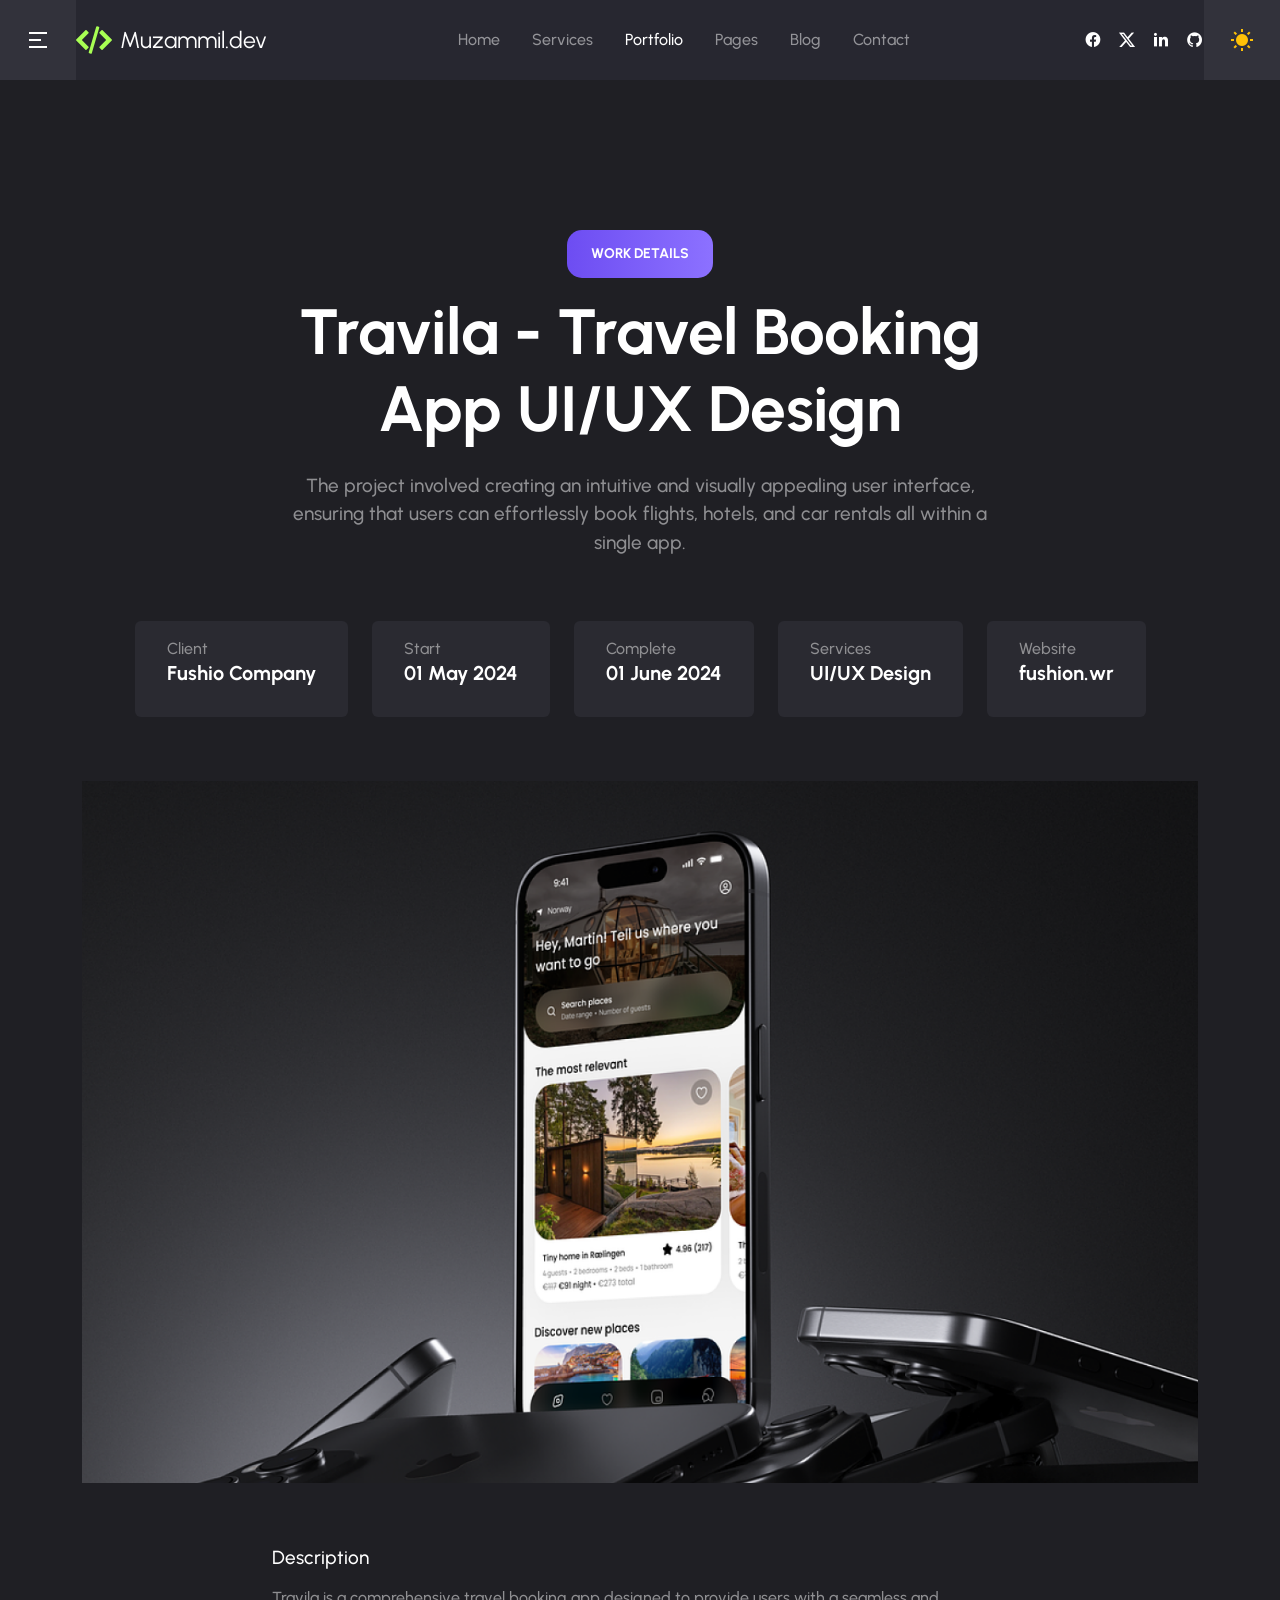
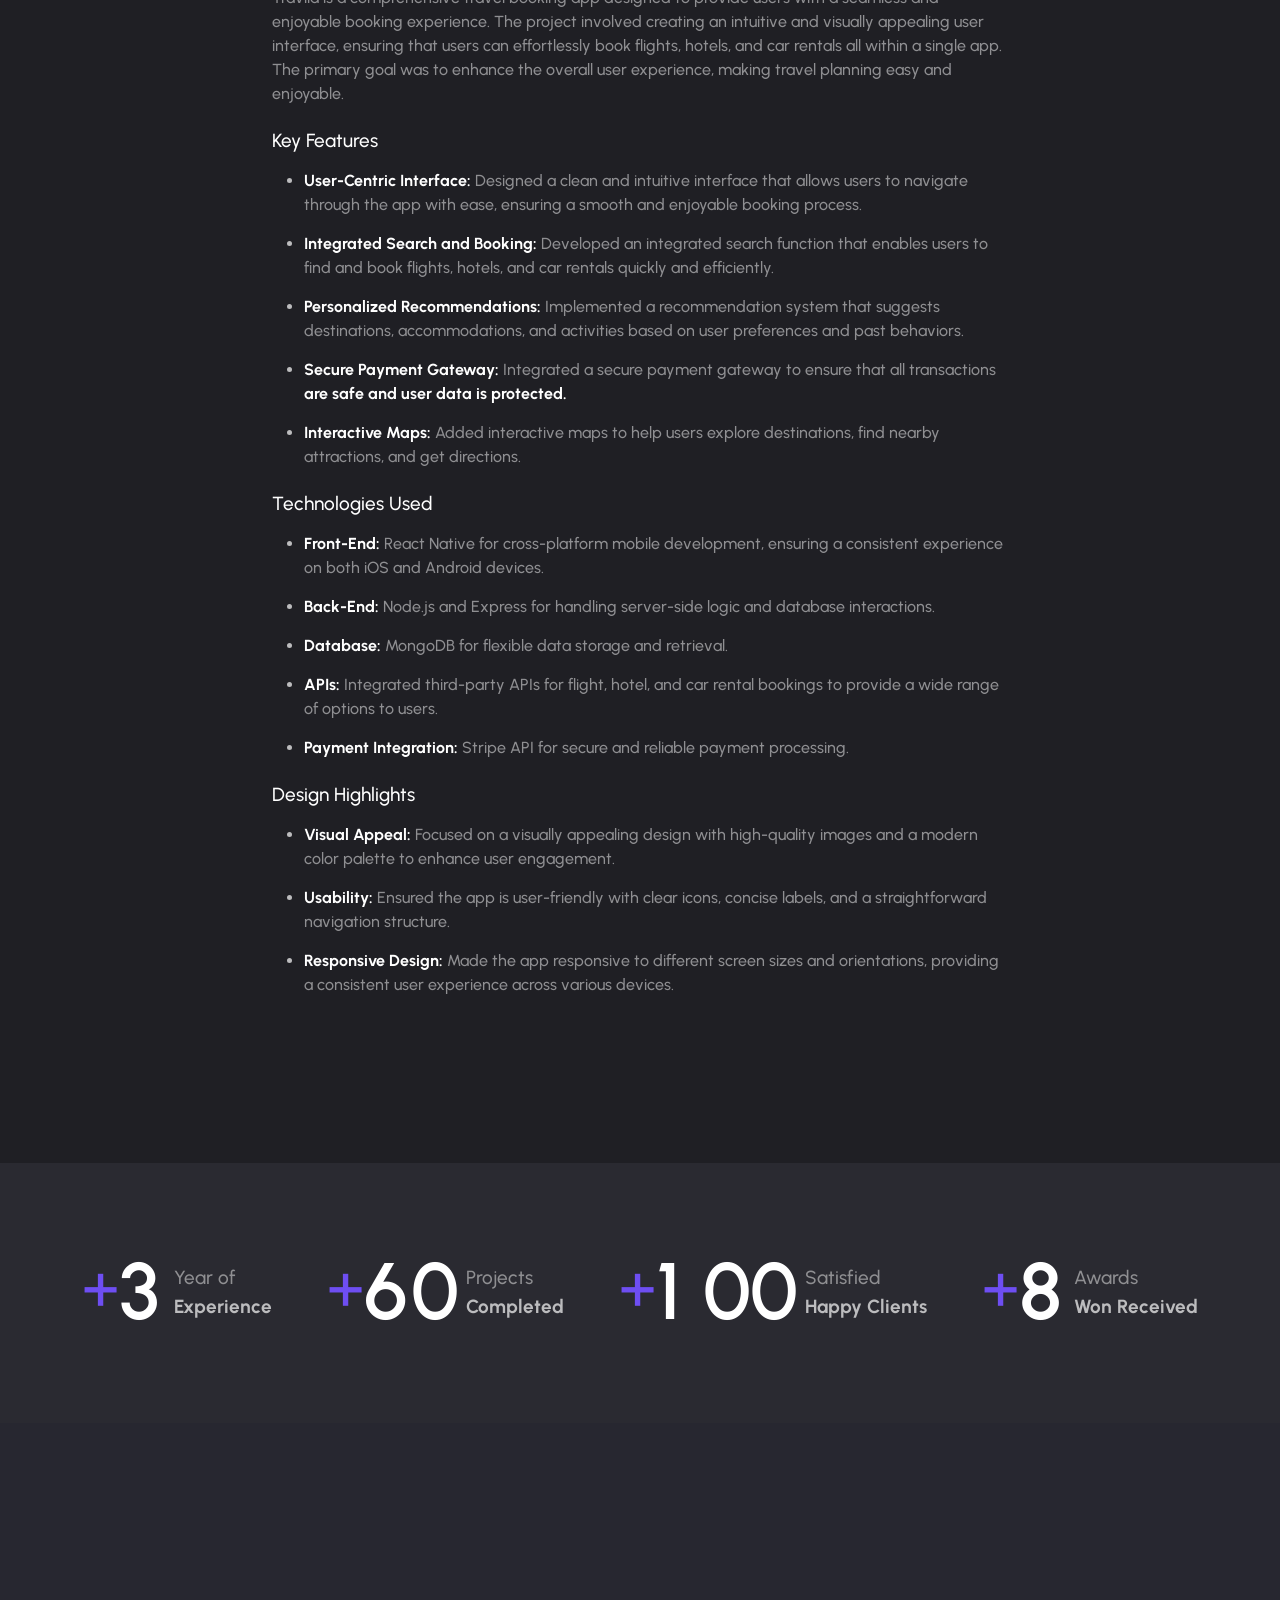
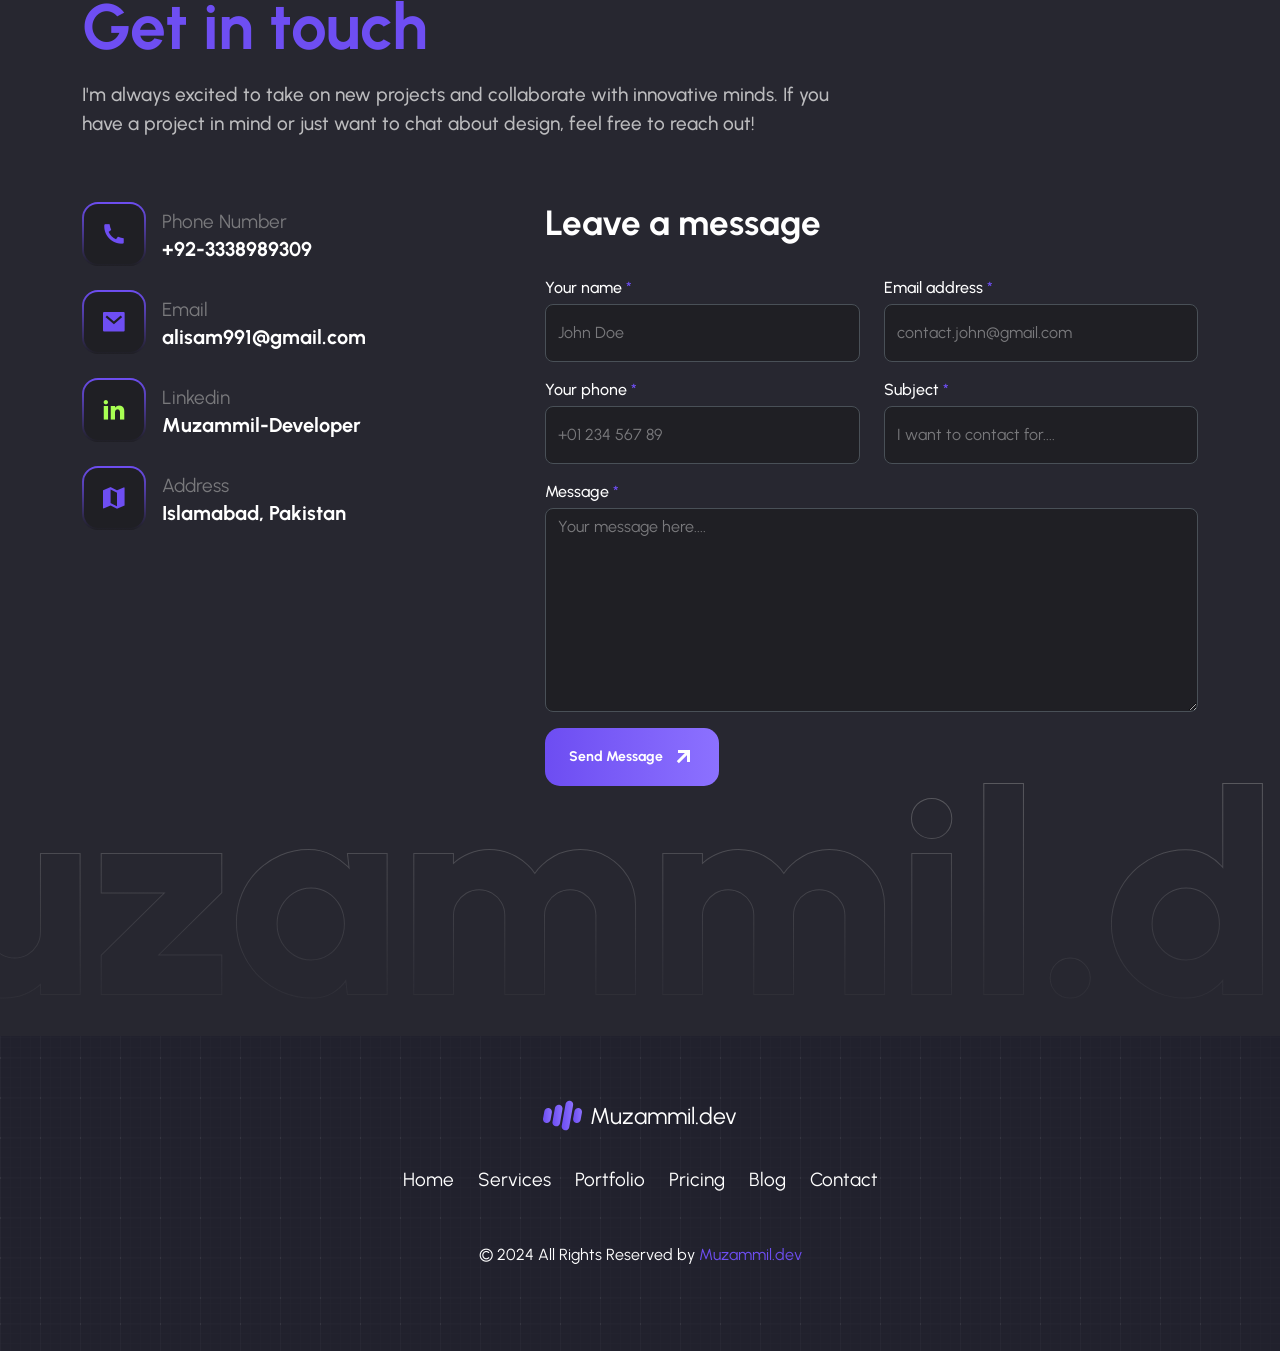
<file: work-single.html>
<!doctype html>
<html lang="en" data-bs-theme="dark">
    <head>
        <meta charset="UTF-8" />
<meta name="viewport" content="width=device-width, initial-scale=1.0" />
<meta http-equiv="x-ua-compatible" content="ie=edge" />
<title>Muzammil - Work details</title>
<script src="assets/js/vendors/color-modes.js"></script>
<!-- Favicon icon-->
<link rel="shortcut icon" type="image/x-icon" href="assets/imgs/template/favicon-gradient.svg" />
<!-- Libs CSS -->
<link rel="stylesheet" href="assets/css/vendors/bootstrap.min.css" />
<link rel="stylesheet" href="assets/css/vendors/swiper-bundle.min.css" />
<link rel="stylesheet" href="assets/css/vendors/aos.css" />
<link rel="stylesheet" href="assets/css/vendors/odometer.css" />
<link rel="stylesheet" href="assets/css/vendors/carouselTicker.css" />
<link rel="stylesheet" href="assets/css/vendors/magnific-popup.css" />
<link rel="stylesheet" href="assets/fonts/remixicon/remixicon.css" />
<link rel="stylesheet" href="assets/fonts/satoshi/satoshi.css" />
<!-- Fonts -->
<link rel="preconnect" href="https://fonts.googleapis.com" />
<link rel="preconnect" href="https://fonts.gstatic.com" crossorigin />
<link href="https://fonts.googleapis.com/css2?family=DM+Mono:wght@300;400;500&family=Playfair+Display:wght@400..900&family=Urbanist:wght@100..900&display=swap" rel="stylesheet" />
<!-- Main CSS -->
<link rel="stylesheet" href="assets/css/main.css" />
    <link rel="stylesheet" href="assets/css/responsive-fixes.css?v=2" />

    </head>
    <body>
        <!-- prettier-ignore -->
        <!--Preloader-->
<div id="preloader">
    <div class="loader-cover">
        <div class="loader-container">
            <div class="loader-icon"></div>
        </div>
    </div>
</div>
<!--Preloader-end -->

        <!-- Navbar -->
<header>
    <nav class="navbar navbar-expand-lg navbar-light w-100 flex-nowrap z-999 p-0">
        <a href="#" class="navbar-menu p-4 text-center square-100 menu-tigger icon_80 icon-shape d-none d-md-flex" data-bs-target=".offCanvas__info" aria-controls="offCanvas__info">
            <i class="ri-menu-2-line"></i>
        </a>
        <div class="container py-3 px-0">
            <a class="navbar-brand d-flex main-logo align-items-center ms-lg-0 ms-md-5 ms-3" href="index.html">
                <img src="assets/imgs/home-page-2/template/favicon.svg" alt="zelio" />
                <span class="fs-4 ms-2">Muzammil.dev</span>
            </a>
            <div class="d-none d-lg-flex"><div class="main-menu">
    <ul class="navbar-nav me-auto mb-2 mb-lg-0">
        <li class="nav-item">
                                <a class="nav-link" href="index.html">Home</a>
                            </li>

        <li class="nav-item">
            <a class="nav-link" href="services.html">Services</a>
        </li>
        <li class="nav-item">
            <a class="nav-link active" href="work.html">Portfolio</a>
        </li>

        <li class="nav-item  has-children">
            <a class="nav-link" href="#">Pages</a>
            <ul class="sub-menu">
                <li><a href="pricing.html">Pricing</a></li>
                <li><a href="coming-soon.html">Coming Soon</a></li>
                <li><a href="404.html">404</a></li>
            </ul>
        </li>

        <li class="nav-item">
            <a class="nav-link" href="blog-list.html">Blog</a>
        </li>
        <li class="nav-item">
            <a class="nav-link" href="#contact">Contact</a>
        </li>
    </ul>
</div>
</div>
            <div class="navbar-social d-flex align-items-center pe-5 pe-lg-0 me-5 me-lg-0">
                <div class="d-md-flex d-none gap-3">
                    <a href="https://www.facebook.com/muzammil.ahmed.4">
                        <i class="ri-facebook-circle-fill fs-18"></i>
                    </a>
                    <a href="http://twitter.com">
                        <i class="ri-twitter-x-fill fs-18"></i>
                    </a>
                    <a href="https://www.linkedin.com/in/muzammil-ahmed-903911263/">
                        <i class="ri-linkedin-fill fs-18"></i>
                    </a>
                    <a href="https://github.com/Muzammil309">
                        <i class="ri-github-fill fs-18"></i>
                    </a>
                </div>
                <div class="burger-icon burger-icon-white border rounded-3">
                    <span class="burger-icon-top"></span>
                    <span class="burger-icon-mid"></span>
                    <span class="burger-icon-bottom"></span>
                </div>
            </div>
        </div>
        <div class="dark-light-switcher pe-10 pe-lg-0 pe-0 ps-md-5 ps-0 ps-lg-4 pe-lg-4 d-flex justify-content-center align-items-center icon_80 @@classList">
    <i class="ri-sun-fill text-warning"></i>
    <i class="ri-contrast-2-line text-white"></i>
</div>

    </nav>
    <!-- offCanvas-menu -->
<div class="offCanvas__info">
    <div class="offCanvas__close-icon menu-close">
        <button><i class="ri-close-line"></i></button>
    </div>
    <div class="offCanvas__logo mb-5"><h3 class="mb-0">Get in touch</h3></div>
    <div class="offCanvas__side-info mb-30">
        <div class="contact-list mb-30">
            <p class="fs-6 fw-medium text-200 mb-5">I'm always excited to take on new projects and collaborate with innovative minds.</p>
            <div class="mb-3">
                <span class="text-400 fs-5">Phone Number</span>
                <p class="mb-0">+92-3338989309</p>
            </div>
            <div class="mb-3">
                <span class="text-400 fs-5">Email</span>
                <p class="mb-0">alisam991@gmail.com</p>
            </div>
            <div class="mb-3">
                <span class="text-400 fs-5">Linkedin</span>
                <p class="mb-0">Muzammil-Developer</p>
            </div>
            <div class="mb-3">
                <span class="text-400 fs-5">Address</span>
                <p class="mb-0">Islamabad, Pakistan</p>
            </div>
        </div>

        <div class="contact-list">
            <p class="text-400 fs-5 mb-2">Social</p>
            <div class="d-md-flex d-none gap-3">
                <a href="https://www.facebook.com/muzammil.ahmed.4">
                    <i class="ri-facebook-circle-fill fs-18"></i>
                </a>
                <a href="http://twitter.com">
                    <i class="ri-twitter-x-fill fs-18"></i>
                </a>
                <a href="https://www.linkedin.com/in/muzammil-ahmed-903911263/">
                    <i class="ri-linkedin-fill fs-18"></i>
                </a>
                <a href="https://github.com/Muzammil309">
                    <i class="ri-github-fill fs-18"></i>
                </a>
            </div>
        </div>
    </div>
</div>
<div class="offCanvas__overly"></div>
 <div class="mobile-header-active mobile-header-wrapper-style perfect-scrollbar button-bg-2">
    <div class="mobile-header-wrapper-inner">
        <div class="mobile-header-logo">
            <a class="d-flex main-logo align-items-center d-inline-flex" href="index.html">
                <img src="assets/imgs/footer-1/logo.svg" alt="zelio" />
                <span class="fs-4 ms-2 text-dark">Muzammil.dev</span>
            </a>
            <div class="burger-icon burger-icon-white border rounded-3">
                <span class="burger-icon-top"></span>
                <span class="burger-icon-mid"></span>
                <span class="burger-icon-bottom"></span>
            </div>
        </div>
        <div class="mobile-header-content-area">
            <div class="perfect-scroll">
                <div class="mobile-menu-wrap mobile-header-border">
                    <nav>
                        <ul class="mobile-menu font-heading ps-0">
                            <li class="nav-item">
                                <a class="nav-link" href="index.html">Home</a>
                            </li>

                            <li class="nav-item">
                                <a class="nav-link" href="services.html">Services</a>
                            </li>
                            <li class="nav-item">
                                <a class="nav-link active" href="work.html">Portfolio</a>
                            </li>

                            <li class="nav-item">
                                <a class="nav-link" href="pricing.html">Pricing</a>
                            </li>

                            <li class="nav-item">
                                <a class="nav-link" href="blog-list.html">Blog</a>
                            </li>
                            <li class="nav-item">
                                <a class="nav-link" href="#contact">Contact</a>
                            </li>
                        </ul>
                    </nav>
                </div>
            </div>
        </div>
    </div>
</div>

</header>

        <main>
            <!-- prettier-ignore -->
            <!-- work single -->
<section class="section-work-single section-padding">
    <div class="container">
        <div class="row">
            <div class="col-lg-8 mx-lg-auto mb-lg-0">
                <div class="text-center">
                    <div class="btn btn-gradient d-inline-block text-uppercase">work details</div>
                    <h3 class="ds-3 mt-3 mb-4 text-dark">Travila - Travel Booking App UI/UX Design</h3>
                    <p class="text-300 fs-5 mb-0">The project involved creating an intuitive and visually appealing user interface, ensuring that users can effortlessly book flights, hotels, and car rentals all within a single app.</p>
                </div>
            </div>
            <div class="d-flex flex-wrap justify-content-center gap-4 py-8">
                <div class="bg-6 px-5 py-3 rounded-2">
                    <p class="text-300 mb-0">Client</p>
                    <h6>Fushio Company</h6>
                </div>
                <div class="bg-6 px-5 py-3 rounded-2">
                    <p class="text-300 mb-0">Start</p>
                    <h6>01 May 2024</h6>
                </div>
                <div class="bg-6 px-5 py-3 rounded-2">
                    <p class="text-300 mb-0">Complete</p>
                    <h6>01 June 2024</h6>
                </div>
                <div class="bg-6 px-5 py-3 rounded-2">
                    <p class="text-300 mb-0">Services</p>
                    <h6>UI/UX Design</h6>
                </div>
                <div class="bg-6 px-5 py-3 rounded-2">
                    <p class="text-300 mb-0">Website</p>
                    <h6>fushion.wr</h6>
                </div>
            </div>
            <img src="assets/imgs/work/img-background.png" alt="zelio" />
            <div class="col-lg-8 mx-lg-auto mt-8">
                <h5 class="fs-5 fw-medium">Description</h5>
                <p class="text-300">Travila is a comprehensive travel booking app designed to provide users with a seamless and enjoyable booking experience. The project involved creating an intuitive and visually appealing user interface, ensuring that users can effortlessly book flights, hotels, and car rentals all within a single app. The primary goal was to enhance the overall user experience, making travel planning easy and enjoyable.</p>
                <h5 class="fs-5 fw-medium mt-4">Key Features</h5>
                <ul>
                    <li>
                        <p class="text-dark fw-bold">User-Centric Interface: <span class="text-300 fw-medium">Designed a clean and intuitive interface that allows users to navigate through the app with ease, ensuring a smooth and enjoyable booking process.</span></p>
                    </li>
                    <li>
                        <p class="text-dark fw-bold">Integrated Search and Booking: <span class="text-300 fw-medium">Developed an integrated search function that enables users to find and book flights, hotels, and car rentals quickly and efficiently.</span></p>
                    </li>
                    <li>
                        <p class="text-dark fw-bold">Personalized Recommendations: <span class="text-300 fw-medium">Implemented a recommendation system that suggests destinations, accommodations, and activities based on user preferences and past behaviors.</span></p>
                    </li>
                    <li>
                        <p class="text-dark fw-bold">
                            Secure Payment Gateway: <span class="text-300 fw-medium">Integrated a secure payment gateway to ensure that all transactions <span class="text-dark fw-bold">are safe and user data is protected.</span></span>
                        </p>
                    </li>
                    <li>
                        <p class="text-dark fw-bold">Interactive Maps: <span class="text-300 fw-medium">Added interactive maps to help users explore destinations, find nearby attractions, and get directions.</span></p>
                    </li>
                </ul>
                <h5 class="fs-5 fw-medium mt-4">Technologies Used</h5>
                <ul>
                    <li>
                        <p class="text-dark fw-bold">Front-End: <span class="text-300 fw-medium">React Native for cross-platform mobile development, ensuring a consistent experience on both iOS and Android devices.</span></p>
                    </li>
                    <li>
                        <p class="text-dark fw-bold">Back-End: <span class="text-300 fw-medium">Node.js and Express for handling server-side logic and database interactions.</span></p>
                    </li>
                    <li>
                        <p class="text-dark fw-bold">Database: <span class="text-300 fw-medium">MongoDB for flexible data storage and retrieval.</span></p>
                    </li>
                    <li>
                        <p class="text-dark fw-bold">APIs: <span class="text-300 fw-medium">Integrated third-party APIs for flight, hotel, and car rental bookings to provide a wide range of options to users.</span></p>
                    </li>
                    <li>
                        <p class="text-dark fw-bold">Payment Integration: <span class="text-300 fw-medium">Stripe API for secure and reliable payment processing.</span></p>
                    </li>
                </ul>
                <h5 class="fs-5 fw-medium mt-4">Design Highlights</h5>
                <ul>
                    <li>
                        <p class="text-dark fw-bold">Visual Appeal: <span class="text-300 fw-medium">Focused on a visually appealing design with high-quality images and a modern color palette to enhance user engagement.</span></p>
                    </li>
                    <li>
                        <p class="text-dark fw-bold">Usability: <span class="text-300 fw-medium">Ensured the app is user-friendly with clear icons, concise labels, and a straightforward navigation structure.</span></p>
                    </li>
                    <li>
                        <p class="text-dark fw-bold">Responsive Design: <span class="text-300 fw-medium">Made the app responsive to different screen sizes and orientations, providing a consistent user experience across various devices.</span></p>
                    </li>
                </ul>
            </div>
        </div>
    </div>
</section>

            <!--Static 1-->
<div class="section-static-1 position-relative overflow-hidden z-0 py-8 bg-6">
    <div class="container">
        <div class="inner">
            <div class="row align-items-center justify-content-between">
                <div class="col-lg-auto col-md-6">
                    <div class="counter-item-cover counter-item">
                        <div class="content text-center mx-auto d-flex align-items-center">
                            <span class="ds-3 count text-primary fw-medium my-0">+<span class="odometer ds-1 text-dark fw-semibold" data-count="3"></span></span>
                            <div class="text-start ms-2">
                                <p class="fs-5 mb-0 text-300">Year of</p>
                                <p class="fs-5 mb-0 fw-bold">Experience</p>
                            </div>
                        </div>
                    </div>
                </div>
                <div class="col-lg-auto col-md-6">
                    <div class="counter-item-cover counter-item">
                        <div class="content text-center mx-auto d-flex align-items-center">
                            <span class="ds-3 count text-primary fw-medium my-0">+<span class="odometer ds-1 text-dark fw-semibold" data-count="60"></span></span>
                            <div class="text-start ms-2">
                                <p class="fs-5 mb-0 text-300">Projects</p>
                                <p class="fs-5 mb-0 fw-bold">Completed</p>
                            </div>
                        </div>
                    </div>
                </div>
                <div class="col-lg-auto col-md-6">
                    <div class="counter-item-cover counter-item">
                        <div class="content text-center mx-auto d-flex align-items-center">
                            <span class="ds-3 count text-primary fw-medium my-0">+<span class="odometer ds-1 text-dark fw-semibold" data-count="100"></span></span>
                            <div class="text-start ms-2">
                                <p class="fs-5 mb-0 text-300">Satisfied</p>
                                <p class="fs-5 mb-0 fw-bold">Happy Clients</p>
                            </div>
                        </div>
                    </div>
                </div>
                <div class="col-lg-auto col-md-6">
                    <div class="counter-item-cover counter-item">
                        <div class="content text-center mx-auto d-flex align-items-center">
                            <span class="ds-3 count text-primary fw-medium my-0">+<span class="odometer ds-1 text-dark fw-semibold" data-count="8"></span></span>
                            <div class="text-start ms-2">
                                <p class="fs-5 mb-0 text-300">Awards</p>
                                <p class="fs-5 mb-0 fw-bold">Won Received</p>
                            </div>
                        </div>
                    </div>
                </div>
            </div>
        </div>
    </div>
</div>

            <!-- Contact 1-->
<section id="contact" class="section-contact-1 bg-900 position-relative pt-150 pb-lg-250 pb-150 overflow-hidden">
    <div class="container position-relative z-1">
        <h3 class="ds-3 mt-3 mb-3 text-primary">Get in touch</h3>
        <span class="fs-5 fw-medium text-200">
            I'm always excited to take on new projects and collaborate with innovative minds. If you
            <br />
            have a project in mind or just want to chat about design, feel free to reach out!
        </span>
        <div class="row mt-8">
            <div class="col-lg-4 d-flex flex-column">
                <div class="d-flex align-items-center mb-4 position-relative d-inline-flex">
                    <div class="bg-white icon-flip position-relative icon-shape icon-xxl border-linear-2 border-2 rounded-4">
                        <i class="ri-phone-fill text-primary fs-26"></i>
                    </div>
                    <div class="ps-3">
                        <span class="text-400 fs-5">Phone Number</span>
                        <h6 class="mb-0">+92-3338989309</h6>
                    </div>
                    <a href="tel:+923338989309" class="position-absolute top-0 start-0 w-100 h-100"></a>
                </div>
                <div class="d-flex align-items-center mb-4 position-relative d-inline-flex">
                    <div class="bg-white icon-flip position-relative icon-shape icon-xxl border-linear-2 border-2 rounded-4">
                        <i class="ri-mail-fill text-primary fs-26"></i>
                    </div>
                    <div class="ps-3">
                        <span class="text-400 fs-5">Email</span>
                        <h6 class="mb-0">alisam991@gmail.com</h6>
                    </div>
                    <a href="mailto:alisam991@gmail.com" class="position-absolute top-0 start-0 w-100 h-100"></a>
                </div>
                <div class="d-flex align-items-center mb-4 position-relative d-inline-flex">
                    <div class="bg-white icon-flip position-relative icon-shape icon-xxl border-linear-2 border-2 rounded-4">
                        <i class="ri-linkedin-fill text-primary-2 fs-26"></i>
                    </div>
                    <div class="ps-3">
                        <span class="text-400 fs-5">Linkedin</span>
                        <h6 class="mb-0">Muzammil-Developer</h6>
                    </div>
                    <a href="https://www.linkedin.com/in/muzammil-ahmed-903911263/" class="position-absolute top-0 start-0 w-100 h-100"></a>
                </div>
                <div class="d-flex align-items-center mb-4 position-relative d-inline-flex">
                    <div class="bg-white icon-flip position-relative icon-shape icon-xxl border-linear-2 border-2 rounded-4">
                        <i class="ri-map-2-fill text-primary fs-26"></i>
                    </div>
                    <div class="ps-3">
                        <span class="text-400 fs-5">Address</span>
                        <h6 class="mb-0">Islamabad, Pakistan</h6>
                    </div>
                    <a href="https://maps.google.com/maps?q=islamabad,pakistan" class="position-absolute top-0 start-0 w-100 h-100"></a>
                </div>
            </div>
            <div class="col-lg-7 offset-lg-1 ps-lg-0 pt-5 pt-lg-0">
                <div class="position-relative">
                    <div class="position-relative z-2">
                        <h3>Leave a message</h3>
                        <form action="#">
                            <div class="row mt-3">
                                <div class="col-md-6 ">
                                    <label class="mb-1 mt-3 text-dark" for="name">Your name <span class="text-primary">*</span></label>
                                    <input type="text" class="form-control border rounded-3" id="name" name="name" placeholder="John Doe" aria-label="username" />
                                </div>
                                <div class="col-md-6">
                                    <label class="mb-1 mt-3 text-dark" for="email">Email address <span class="text-primary">*</span></label>
                                    <input type="text" class="form-control border rounded-3" id="email" name="email" placeholder="contact.john@gmail.com" aria-label="email" />
                                </div>
                                <div class="col-md-6">
                                    <label class="mb-1 mt-3 text-dark" for="phone">Your phone <span class="text-primary">*</span></label>
                                    <input type="text" class="form-control border rounded-3" id="phone" name="phone" placeholder="+01 234 567 89" aria-label="phone" />
                                </div>
                                <div class="col-md-6">
                                    <label class="mb-1 mt-3 text-dark" for="subject">Subject <span class="text-primary">*</span></label>
                                    <input type="text" class="form-control border rounded-3" id="subject" name="subject" placeholder="I want to contact for...." aria-label="subject" />
                                </div>
                                <div class="col-12">
                                    <label class="mb-1 mt-3 text-dark" for="message">Message <span class="text-primary">*</span></label>
                                    <textarea class="form-control border rounded-3 pb-10" id="message" name="message" placeholder="Your message here...." aria-label="With textarea"></textarea>
                                </div>
                                <div class="col-12">
                                    <button type="submit" class="btn btn-gradient mt-3">
                                        Send Message
                                        <i class="ri-arrow-right-up-line"></i>
                                    </button>
                                </div>
                            </div>
                        </form>
                    </div>
                    <div class="z-0 bg-primary-dark rectangle-bg z-1 rounded-3"></div>
                </div>
            </div>
        </div>
    </div>
    <div class="scroll-move-right position-absolute bottom-0 start-50 translate-middle-x bg-900 overflow-hidden">
        <div class="wow img-custom-anim-top">
            <h3 class="stroke fs-280 text-lowercase text-900 mb-0 lh-1">Muzammil.dev</h3>
        </div>
    </div>
</section>

        </main>
        <!-- prettier-ignore -->
        <!-- Footer -->
<footer>
    <div class="section-footer position-relative pt-60 pb-60 bg-secondary-1">
        <div class="container position-relative z-1">
            <div class="text-center">
                <a class="d-flex main-logo align-items-center d-inline-flex" href="index.html">
                    <img src="assets/imgs/footer-1/logo.svg" alt="zelio" />
                    <span class="fs-4 ms-2 text-white-keep">Muzammil.dev</span>
                </a>
                <div class="navigation d-none d-md-flex align-items-center justify-content-center flex-wrap gap-4 my-4">
                    <a href="index.html" class="fs-5">
                        Home
                    </a>                   
                    <a href="services.html" class="fs-5">
                        Services
                    </a>
                    <a href="work.html" class="fs-5">
                        Portfolio
                    </a>
                    <a href="pricing.html" class="fs-5">
                        Pricing
                    </a>
                    <a href="blog-list.html" class="fs-5">
                        Blog
                    </a>
                    <a href="#contact" class="fs-5">
                        Contact
                    </a>
                </div>
            </div>
            <div class="row text-center py-4">
                <span class="fs-6 text-white-keep">© 2024 All Rights Reserved by <span><a href="#" class="text-primary">Muzammil.dev</a></span>
            </div>
        </div>
        <div class="position-absolute top-0 start-0 w-100 h-100 z-0" data-background="assets/imgs/footer-1/background.png "></div>
    </div>
</footer>
        <!-- Scroll top -->
<div class="btn-scroll-top @@style">
    <svg class="progress-square svg-content" width="100%" height="100%" viewBox="0 0 40 40">
        <path d="M8 1H32C35.866 1 39 4.13401 39 8V32C39 35.866 35.866 39 32 39H8C4.13401 39 1 35.866 1 32V8C1 4.13401 4.13401 1 8 1Z" />
    </svg>
</div>

        <!-- Libs JS -->
<script src="assets/js/vendors/jquery-3.7.1.min.js"></script>
<script src="assets/js/vendors/bootstrap.bundle.min.js"></script>
<script src="assets/js/vendors/swiper-bundle.min.js"></script>
<script src="assets/js/vendors/aos.js"></script>
<script src="assets/js/vendors/wow.min.js"></script>
<script src="assets/js/vendors/smart-stick-nav.js"></script>
<script src="assets/js/vendors/jquery.magnific-popup.min.js"></script>
<script src="assets/js/vendors/gsap.min.js"></script>
<script src="assets/js/vendors/imagesloaded.pkgd.min.js"></script>
<script src="assets/js/vendors/isotope.pkgd.min.js"></script>
<script src="assets/js/vendors/ScrollTrigger.min.js"></script>
<script src="assets/js/vendors/jquery.carouselTicker.min.js"></script>
<script src="assets/js/vendors/jquery.odometer.min.js"></script>
<script src="assets/js/vendors/jquery.appear.js"></script>
<script src="assets/js/vendors/gsap-custom.js"></script>
<script src="assets/js/imageRevealHover.js"></script>
<script src="assets/js/vendors/aat.min.js"></script>
<!-- Theme JS -->
<script src="assets/js/main.js"></script>

    </body>
</html>
</file>
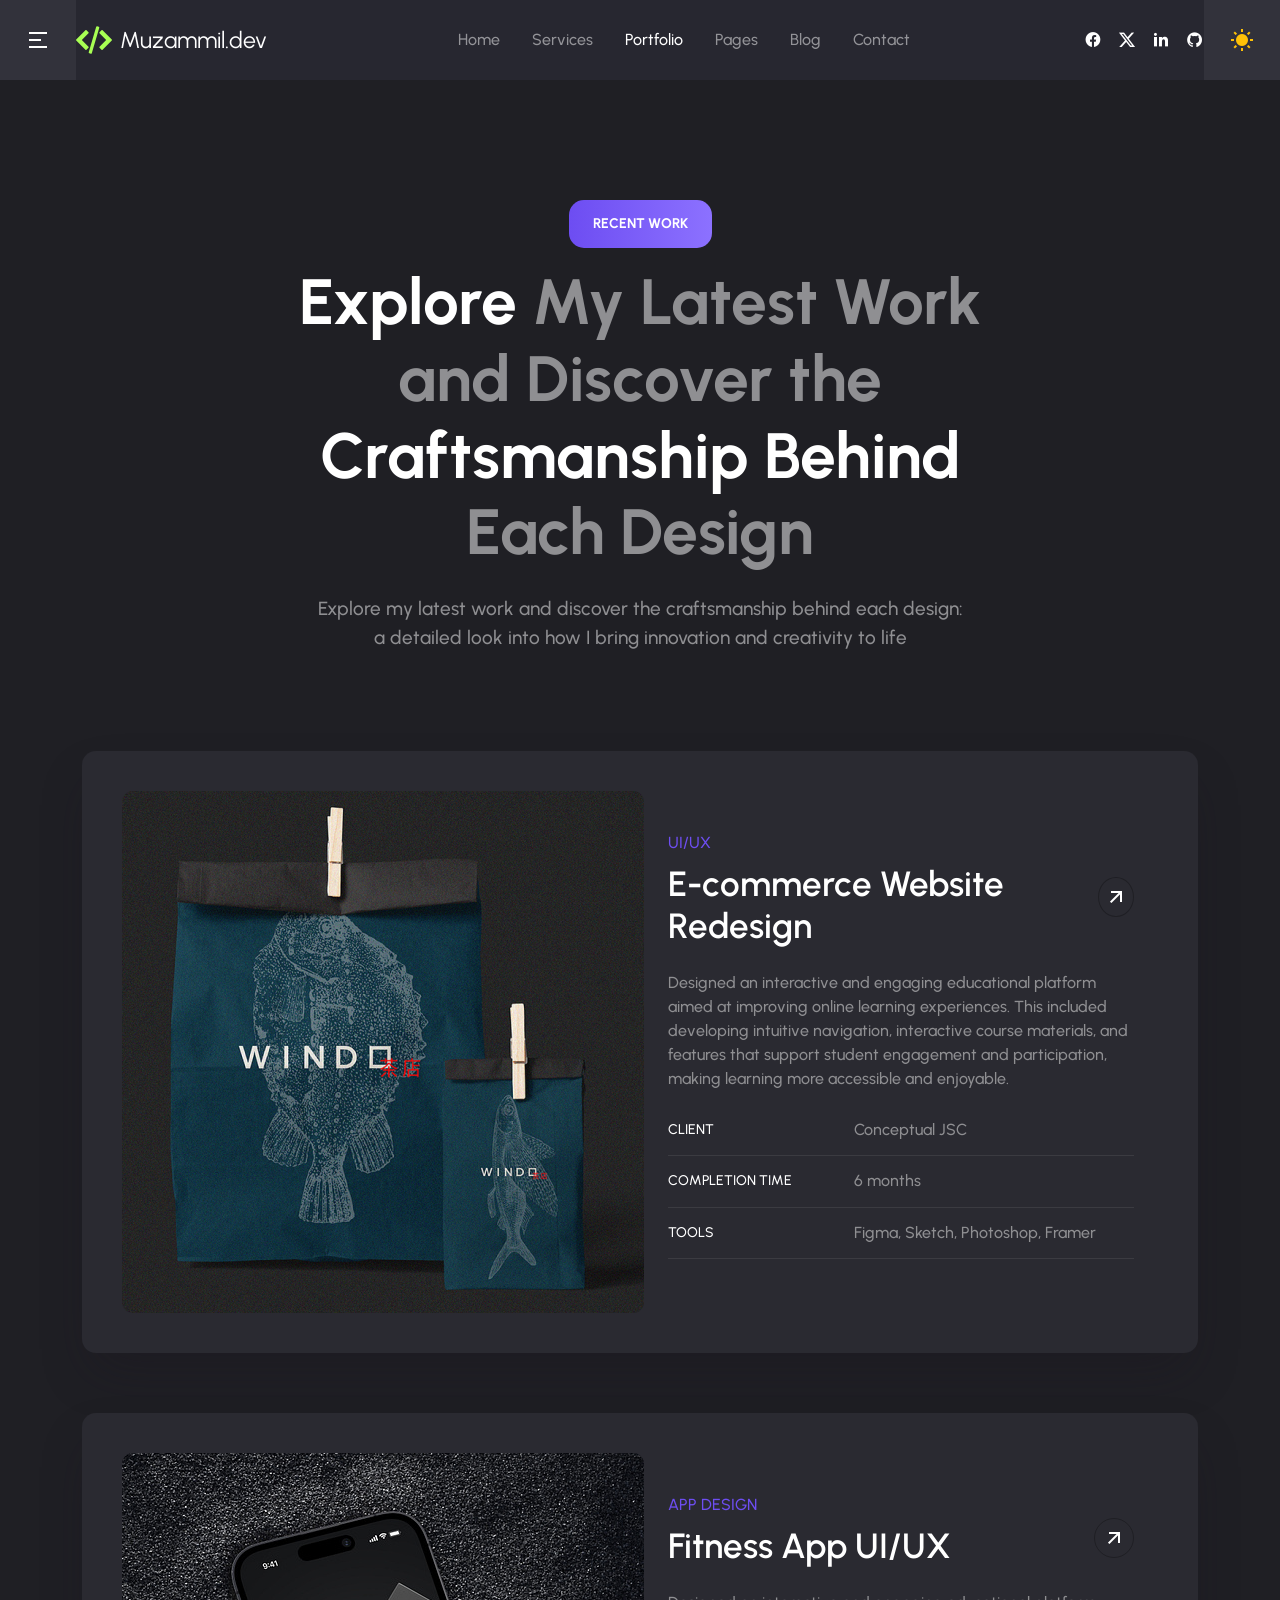
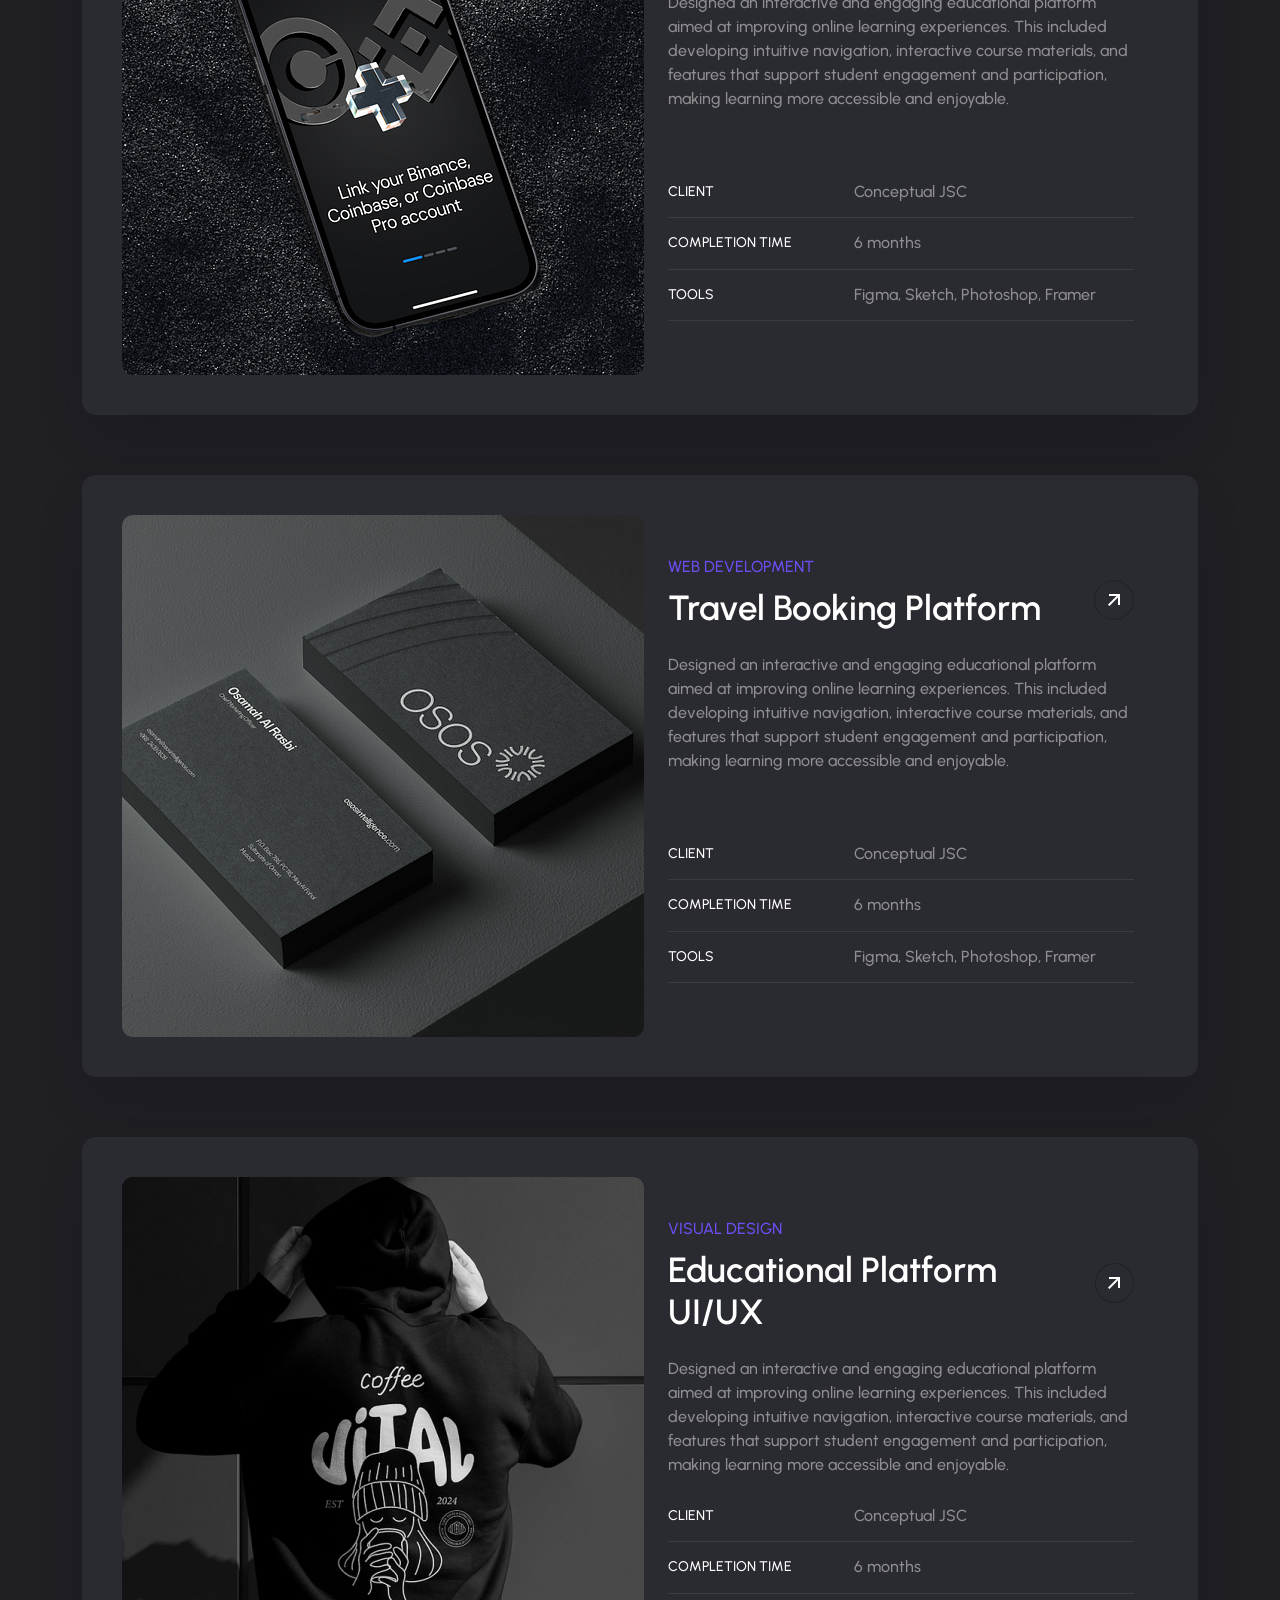
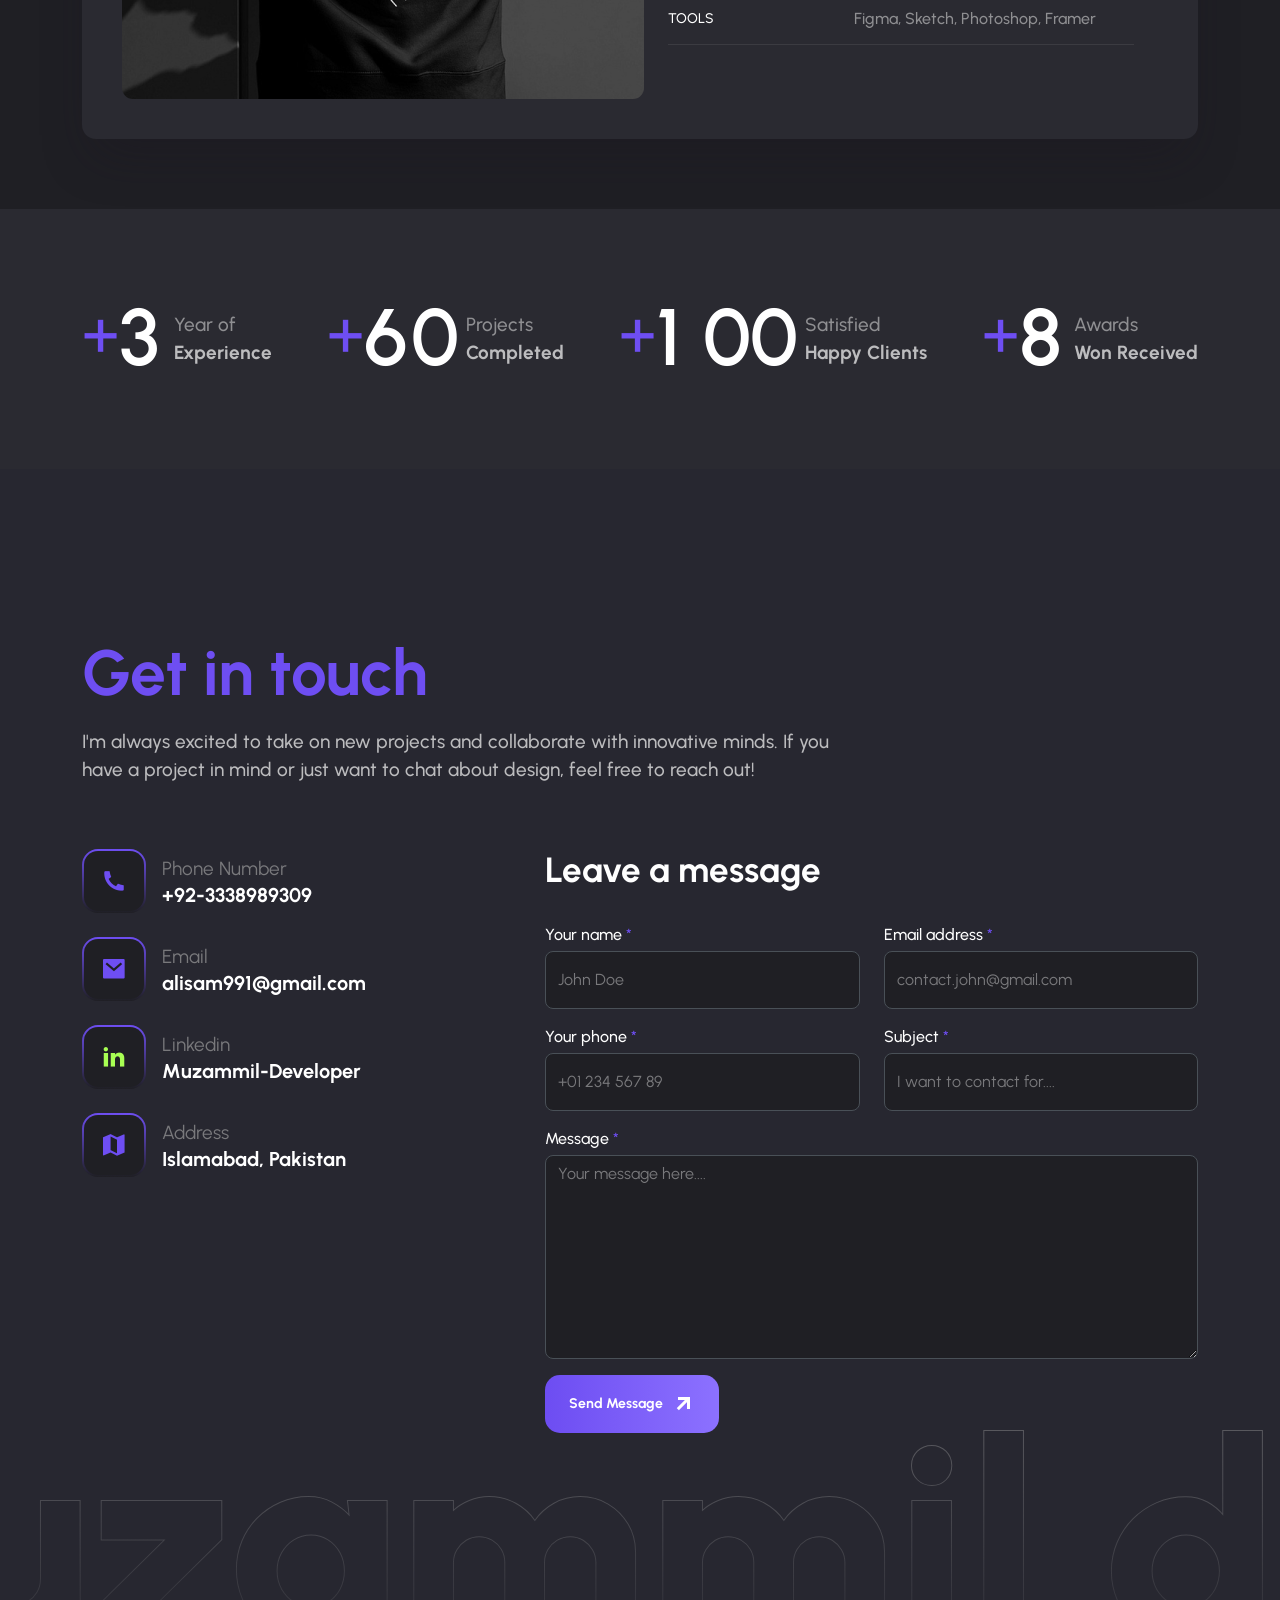
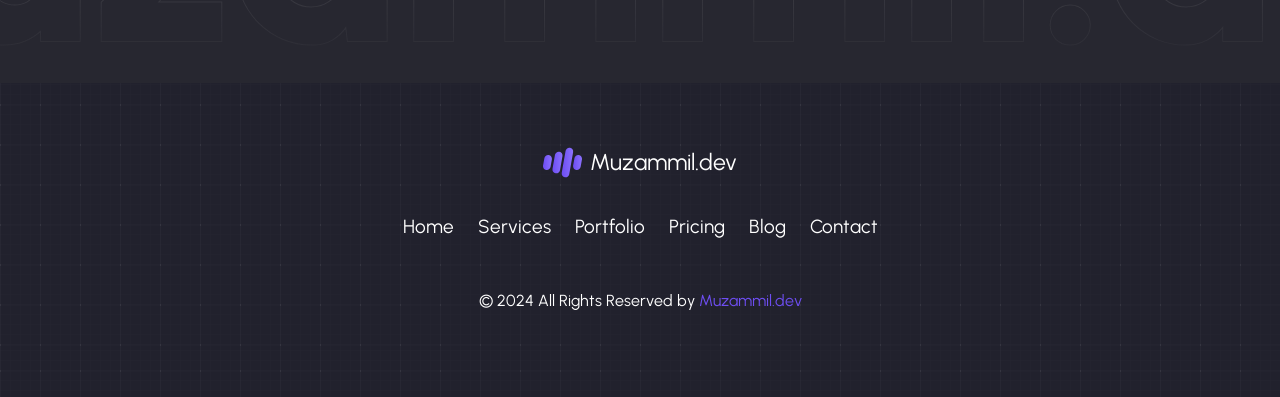
<file: work.html>
<!doctype html>
<html lang="en" data-bs-theme="dark">
    <head>
        <meta charset="UTF-8" />
<meta name="viewport" content="width=device-width, initial-scale=1.0" />
<meta http-equiv="x-ua-compatible" content="ie=edge" />
<title>Muzammil - Portfolio listing</title>
<script src="assets/js/vendors/color-modes.js"></script>
<!-- Favicon icon-->
<link rel="shortcut icon" type="image/x-icon" href="assets/imgs/template/favicon-gradient.svg" />
<!-- Libs CSS -->
<link rel="stylesheet" href="assets/css/vendors/bootstrap.min.css" />
<link rel="stylesheet" href="assets/css/vendors/swiper-bundle.min.css" />
<link rel="stylesheet" href="assets/css/vendors/aos.css" />
<link rel="stylesheet" href="assets/css/vendors/odometer.css" />
<link rel="stylesheet" href="assets/css/vendors/carouselTicker.css" />
<link rel="stylesheet" href="assets/css/vendors/magnific-popup.css" />
<link rel="stylesheet" href="assets/fonts/remixicon/remixicon.css" />
<link rel="stylesheet" href="assets/fonts/satoshi/satoshi.css" />
<!-- Fonts -->
<link rel="preconnect" href="https://fonts.googleapis.com" />
<link rel="preconnect" href="https://fonts.gstatic.com" crossorigin />
<link href="https://fonts.googleapis.com/css2?family=DM+Mono:wght@300;400;500&family=Playfair+Display:wght@400..900&family=Urbanist:wght@100..900&display=swap" rel="stylesheet" />
<!-- Main CSS -->
<link rel="stylesheet" href="assets/css/main.css" />
    <link rel="stylesheet" href="assets/css/responsive-fixes.css?v=2" />

    </head>
    <body>
        <!-- prettier-ignore -->
        <!--Preloader-->
<div id="preloader">
    <div class="loader-cover">
        <div class="loader-container">
            <div class="loader-icon"></div>
        </div>
    </div>
</div>
<!--Preloader-end -->

        <!-- Navbar -->
<header>
    <nav class="navbar navbar-expand-lg navbar-light w-100 flex-nowrap z-999 p-0">
        <a href="#" class="navbar-menu p-4 text-center square-100 menu-tigger icon_80 icon-shape d-none d-md-flex" data-bs-target=".offCanvas__info" aria-controls="offCanvas__info">
            <i class="ri-menu-2-line"></i>
        </a>
        <div class="container py-3 px-0">
            <a class="navbar-brand d-flex main-logo align-items-center ms-lg-0 ms-md-5 ms-3" href="index.html">
                <img src="assets/imgs/home-page-2/template/favicon.svg" alt="zelio" />
                <span class="fs-4 ms-2">Muzammil.dev</span>
            </a>
            <div class="d-none d-lg-flex"><div class="main-menu">
    <ul class="navbar-nav me-auto mb-2 mb-lg-0">
        <li class="nav-item">
                                <a class="nav-link" href="index.html">Home</a>
                            </li>

        <li class="nav-item">
            <a class="nav-link" href="services.html">Services</a>
        </li>
        <li class="nav-item">
            <a class="nav-link active" href="work.html">Portfolio</a>
        </li>

        <li class="nav-item  has-children">
            <a class="nav-link" href="#">Pages</a>
            <ul class="sub-menu">
                <li><a href="pricing.html">Pricing</a></li>
                <li><a href="coming-soon.html">Coming Soon</a></li>
                <li><a href="404.html">404</a></li>
            </ul>
        </li>

        <li class="nav-item">
            <a class="nav-link" href="blog-list.html">Blog</a>
        </li>
        <li class="nav-item">
            <a class="nav-link" href="#contact">Contact</a>
        </li>
    </ul>
</div>
</div>
            <div class="navbar-social d-flex align-items-center pe-5 pe-lg-0 me-5 me-lg-0">
                <div class="d-md-flex d-none gap-3">
                    <a href="https://www.facebook.com/muzammil.ahmed.4">
                        <i class="ri-facebook-circle-fill fs-18"></i>
                    </a>
                    <a href="http://twitter.com">
                        <i class="ri-twitter-x-fill fs-18"></i>
                    </a>
                    <a href="https://www.linkedin.com/in/muzammil-ahmed-903911263/">
                        <i class="ri-linkedin-fill fs-18"></i>
                    </a>
                    <a href="https://github.com/Muzammil309">
                        <i class="ri-github-fill fs-18"></i>
                    </a>
                </div>
                <div class="burger-icon burger-icon-white border rounded-3">
                    <span class="burger-icon-top"></span>
                    <span class="burger-icon-mid"></span>
                    <span class="burger-icon-bottom"></span>
                </div>
            </div>
        </div>
        <div class="dark-light-switcher pe-10 pe-lg-0 pe-0 ps-md-5 ps-0 ps-lg-4 pe-lg-4 d-flex justify-content-center align-items-center icon_80 @@classList">
    <i class="ri-sun-fill text-warning"></i>
    <i class="ri-contrast-2-line text-white"></i>
</div>

    </nav>
    <!-- offCanvas-menu -->
<div class="offCanvas__info">
    <div class="offCanvas__close-icon menu-close">
        <button><i class="ri-close-line"></i></button>
    </div>
    <div class="offCanvas__logo mb-5"><h3 class="mb-0">Get in touch</h3></div>
    <div class="offCanvas__side-info mb-30">
        <div class="contact-list mb-30">
            <p class="fs-6 fw-medium text-200 mb-5">I'm always excited to take on new projects and collaborate with innovative minds.</p>
            <div class="mb-3">
                <span class="text-400 fs-5">Phone Number</span>
                <p class="mb-0">+92-3338989309</p>
            </div>
            <div class="mb-3">
                <span class="text-400 fs-5">Email</span>
                <p class="mb-0">alisam991@gmail.com</p>
            </div>
            <div class="mb-3">
                <span class="text-400 fs-5">Linkedin</span>
                <p class="mb-0">Muzammil-Developer</p>
            </div>
            <div class="mb-3">
                <span class="text-400 fs-5">Address</span>
                <p class="mb-0">Islamabad, Pakistan</p>
            </div>
        </div>

        <div class="contact-list">
            <p class="text-400 fs-5 mb-2">Social</p>
            <div class="d-md-flex d-none gap-3">
                <a href="https://www.facebook.com/muzammil.ahmed.4">
                    <i class="ri-facebook-circle-fill fs-18"></i>
                </a>
                <a href="http://twitter.com">
                    <i class="ri-twitter-x-fill fs-18"></i>
                </a>
                <a href="https://www.linkedin.com/in/muzammil-ahmed-903911263/">
                    <i class="ri-linkedin-fill fs-18"></i>
                </a>
                <a href="https://github.com/Muzammil309">
                    <i class="ri-github-fill fs-18"></i>
                </a>
            </div>
        </div>
    </div>
</div>
<div class="offCanvas__overly"></div>
 <div class="mobile-header-active mobile-header-wrapper-style perfect-scrollbar button-bg-2">
    <div class="mobile-header-wrapper-inner">
        <div class="mobile-header-logo">
            <a class="d-flex main-logo align-items-center d-inline-flex" href="index.html">
                <img src="assets/imgs/footer-1/logo.svg" alt="zelio" />
                <span class="fs-4 ms-2 text-dark">Muzammil.dev</span>
            </a>
            <div class="burger-icon burger-icon-white border rounded-3">
                <span class="burger-icon-top"></span>
                <span class="burger-icon-mid"></span>
                <span class="burger-icon-bottom"></span>
            </div>
        </div>
        <div class="mobile-header-content-area">
            <div class="perfect-scroll">
                <div class="mobile-menu-wrap mobile-header-border">
                    <nav>
                        <ul class="mobile-menu font-heading ps-0">
                            <li class="nav-item">
                                <a class="nav-link" href="index.html">Home</a>
                            </li>

                            <li class="nav-item">
                                <a class="nav-link" href="services.html">Services</a>
                            </li>
                            <li class="nav-item">
                                <a class="nav-link active" href="work.html">Portfolio</a>
                            </li>

                            <li class="nav-item">
                                <a class="nav-link" href="pricing.html">Pricing</a>
                            </li>

                            <li class="nav-item">
                                <a class="nav-link" href="blog-list.html">Blog</a>
                            </li>
                            <li class="nav-item">
                                <a class="nav-link" href="#contact">Contact</a>
                            </li>
                        </ul>
                    </nav>
                </div>
            </div>
        </div>
    </div>
</div>

</header>

        <main>
            <!-- prettier-ignore -->
            <!--work -->
<section class="section-work pt-120 pb-150">
    <div class="container">
        <div class="row">
            <div class="col-lg-8 mx-lg-auto">
                <div class="text-center">
                    <div class="btn btn-gradient d-inline-block text-uppercase">recent Work</div>
                    <h3 class="ds-3 mt-3 mb-4 text-dark">Explore <span class="text-300">My Latest Work and Discover the</span> Craftsmanship Behind <span class="text-300">Each Design</span></h3>
                    <p class="text-300 fs-5">
                        Explore my latest work and discover the craftsmanship behind each design: <br />
                        a detailed look into how I bring innovation and creativity to life
                    </p>
                </div>
            </div>
        </div>
    </div>
    <div class="container">
        <div class="row">
            <div class="card-scroll mt-8">
                <div class="cards">
                    <!-- prettier-ignore -->
                    <div class="card-custom" data-index="0">
    <div class="card__inner bg-6 p-lg-6 p-md-4 p-3">
        <div class="card__image-container zoom-img position-relative">
            <img class="card__image" src="assets/imgs/work/img-1.png" alt="zelio" />
            <a href="work-single.html" class="card-image-overlay position-absolute start-0 end-0 w-100 h-100"></a>
        </div>
        <div class="card__content px-md-4 px-3">
            <div class="card__title d-md-flex align-items-center mb-0 mb-lg-2">
                <a href="work-single.html" class="card_title_link">
                    <p class="text-primary mb-0 mb-md-2">UI/UX</p>
                    <h3 class="fw-semibold">E-commerce Website Redesign</h3>
                </a>
                <a href="work-single.html" class="card-icon d-none d-md-inline-flex border text-dark border-dark icon-shape ms-auto icon-md rounded-circle">
                    <i class="ri-arrow-right-up-line"></i>
                </a>
            </div>
            <p class="text-300 mb-lg-auto mb-md-4 mb-3">Designed an interactive and engaging educational platform aimed at improving online learning experiences. This included developing intuitive navigation, interactive course materials, and features that support student engagement and participation, making learning more accessible and enjoyable.</p>
            <div class="d-md-flex content">
                <p class="mb-0 fs-7 text-dark text-uppercase w-40">Client</p>
                <p class="mb-0 card__description text-300 fs-6 mb-0">Conceptual JSC</p>
            </div>
            <div class="d-md-flex content">
                <p class="mb-0 fs-7 text-dark text-uppercase w-40">Completion Time</p>
                <p class="mb-0 card__description text-300 fs-6 mb-0">6 months</p>
            </div>
            <div class="d-md-flex content">
                <p class="mb-0 fs-7 text-dark text-uppercase w-40">Tools</p>
                <p class="mb-0 card__description text-300 fs-6 mb-0">Figma, Sketch, Photoshop, Framer</p>
            </div>
        </div>
    </div>
</div>
<div class="card-custom" data-index="0">
    <div class="card__inner bg-6 p-lg-6 p-md-4 p-3">
        <div class="card__image-container zoom-img position-relative">
            <img class="card__image" src="assets/imgs/work/img-2.png" alt="zelio" />
            <a href="work-single.html" class="card-image-overlay position-absolute start-0 end-0 w-100 h-100"></a>
        </div>
        <div class="card__content px-md-4 px-3">
            <div class="card__title d-md-flex align-items-center mb-0 mb-lg-2">
                <a href="work-single.html" class="card_title_link">
                    <p class="text-primary mb-0 mb-md-2">APP DESIGN</p>
                    <h3 class="fw-semibold">Fitness App UI/UX</h3>
                </a>
                <a href="work-single.html" class="card-icon d-none d-md-inline-flex border text-dark border-dark icon-shape ms-auto icon-md rounded-circle">
                    <i class="ri-arrow-right-up-line"></i>
                </a>
            </div>
            <p class="text-300 mb-lg-auto mb-md-4 mb-3">Designed an interactive and engaging educational platform aimed at improving online learning experiences. This included developing intuitive navigation, interactive course materials, and features that support student engagement and participation, making learning more accessible and enjoyable.</p>
            <div class="d-md-flex content">
                <p class="mb-0 fs-7 text-dark text-uppercase w-40">Client</p>
                <p class="mb-0 card__description text-300 fs-6 mb-0">Conceptual JSC</p>
            </div>
            <div class="d-md-flex content">
                <p class="mb-0 fs-7 text-dark text-uppercase w-40">Completion Time</p>
                <p class="mb-0 card__description text-300 fs-6 mb-0">6 months</p>
            </div>
            <div class="d-md-flex content">
                <p class="mb-0 fs-7 text-dark text-uppercase w-40">Tools</p>
                <p class="mb-0 card__description text-300 fs-6 mb-0">Figma, Sketch, Photoshop, Framer</p>
            </div>
        </div>
    </div>
</div>
<div class="card-custom" data-index="0">
    <div class="card__inner bg-6 p-lg-6 p-md-4 p-3">
        <div class="card__image-container zoom-img position-relative">
            <img class="card__image" src="assets/imgs/work/img-3.png" alt="zelio" />
            <a href="work-single.html" class="card-image-overlay position-absolute start-0 end-0 w-100 h-100"></a>
        </div>
        <div class="card__content px-md-4 px-3">
            <div class="card__title d-md-flex align-items-center mb-0 mb-lg-2">
                <a href="work-single.html" class="card_title_link">
                    <p class="text-primary mb-0 mb-md-2">WEB DEVELOPMENT</p>
                    <h3 class="fw-semibold">Travel Booking Platform</h3>
                </a>
                <a href="work-single.html" class="card-icon d-none d-md-inline-flex border text-dark border-dark icon-shape ms-auto icon-md rounded-circle">
                    <i class="ri-arrow-right-up-line"></i>
                </a>
            </div>
            <p class="text-300 mb-lg-auto mb-md-4 mb-3">Designed an interactive and engaging educational platform aimed at improving online learning experiences. This included developing intuitive navigation, interactive course materials, and features that support student engagement and participation, making learning more accessible and enjoyable.</p>
            <div class="d-md-flex content">
                <p class="mb-0 fs-7 text-dark text-uppercase w-40">Client</p>
                <p class="mb-0 card__description text-300 fs-6 mb-0">Conceptual JSC</p>
            </div>
            <div class="d-md-flex content">
                <p class="mb-0 fs-7 text-dark text-uppercase w-40">Completion Time</p>
                <p class="mb-0 card__description text-300 fs-6 mb-0">6 months</p>
            </div>
            <div class="d-md-flex content">
                <p class="mb-0 fs-7 text-dark text-uppercase w-40">Tools</p>
                <p class="mb-0 card__description text-300 fs-6 mb-0">Figma, Sketch, Photoshop, Framer</p>
            </div>
        </div>
    </div>
</div>
<div class="card-custom" data-index="0">
    <div class="card__inner bg-6 p-lg-6 p-md-4 p-3">
        <div class="card__image-container zoom-img position-relative">
            <img class="card__image" src="assets/imgs/work/img-4.png" alt="zelio" />
            <a href="work-single.html" class="card-image-overlay position-absolute start-0 end-0 w-100 h-100"></a>
        </div>
        <div class="card__content px-md-4 px-3">
            <div class="card__title d-md-flex align-items-center mb-0 mb-lg-2">
                <a href="work-single.html" class="card_title_link">
                    <p class="text-primary mb-0 mb-md-2">VISUAL DESIGN</p>
                    <h3 class="fw-semibold">Educational Platform UI/UX</h3>
                </a>
                <a href="work-single.html" class="card-icon d-none d-md-inline-flex border text-dark border-dark icon-shape ms-auto icon-md rounded-circle">
                    <i class="ri-arrow-right-up-line"></i>
                </a>
            </div>
            <p class="text-300 mb-lg-auto mb-md-4 mb-3">Designed an interactive and engaging educational platform aimed at improving online learning experiences. This included developing intuitive navigation, interactive course materials, and features that support student engagement and participation, making learning more accessible and enjoyable.</p>
            <div class="d-md-flex content">
                <p class="mb-0 fs-7 text-dark text-uppercase w-40">Client</p>
                <p class="mb-0 card__description text-300 fs-6 mb-0">Conceptual JSC</p>
            </div>
            <div class="d-md-flex content">
                <p class="mb-0 fs-7 text-dark text-uppercase w-40">Completion Time</p>
                <p class="mb-0 card__description text-300 fs-6 mb-0">6 months</p>
            </div>
            <div class="d-md-flex content">
                <p class="mb-0 fs-7 text-dark text-uppercase w-40">Tools</p>
                <p class="mb-0 card__description text-300 fs-6 mb-0">Figma, Sketch, Photoshop, Framer</p>
            </div>
        </div>
    </div>
</div>

                </div>
            </div>
        </div>
    </div>
</section>

            <!--Static 1-->
<div class="section-static-1 position-relative overflow-hidden z-0 py-8 bg-6">
    <div class="container">
        <div class="inner">
            <div class="row align-items-center justify-content-between">
                <div class="col-lg-auto col-md-6">
                    <div class="counter-item-cover counter-item">
                        <div class="content text-center mx-auto d-flex align-items-center">
                            <span class="ds-3 count text-primary fw-medium my-0">+<span class="odometer ds-1 text-dark fw-semibold" data-count="3"></span></span>
                            <div class="text-start ms-2">
                                <p class="fs-5 mb-0 text-300">Year of</p>
                                <p class="fs-5 mb-0 fw-bold">Experience</p>
                            </div>
                        </div>
                    </div>
                </div>
                <div class="col-lg-auto col-md-6">
                    <div class="counter-item-cover counter-item">
                        <div class="content text-center mx-auto d-flex align-items-center">
                            <span class="ds-3 count text-primary fw-medium my-0">+<span class="odometer ds-1 text-dark fw-semibold" data-count="60"></span></span>
                            <div class="text-start ms-2">
                                <p class="fs-5 mb-0 text-300">Projects</p>
                                <p class="fs-5 mb-0 fw-bold">Completed</p>
                            </div>
                        </div>
                    </div>
                </div>
                <div class="col-lg-auto col-md-6">
                    <div class="counter-item-cover counter-item">
                        <div class="content text-center mx-auto d-flex align-items-center">
                            <span class="ds-3 count text-primary fw-medium my-0">+<span class="odometer ds-1 text-dark fw-semibold" data-count="100"></span></span>
                            <div class="text-start ms-2">
                                <p class="fs-5 mb-0 text-300">Satisfied</p>
                                <p class="fs-5 mb-0 fw-bold">Happy Clients</p>
                            </div>
                        </div>
                    </div>
                </div>
                <div class="col-lg-auto col-md-6">
                    <div class="counter-item-cover counter-item">
                        <div class="content text-center mx-auto d-flex align-items-center">
                            <span class="ds-3 count text-primary fw-medium my-0">+<span class="odometer ds-1 text-dark fw-semibold" data-count="8"></span></span>
                            <div class="text-start ms-2">
                                <p class="fs-5 mb-0 text-300">Awards</p>
                                <p class="fs-5 mb-0 fw-bold">Won Received</p>
                            </div>
                        </div>
                    </div>
                </div>
            </div>
        </div>
    </div>
</div>

            <!-- Contact 1-->
<section id="contact" class="section-contact-1 bg-900 position-relative pt-150 pb-lg-250 pb-150 overflow-hidden">
    <div class="container position-relative z-1">
        <h3 class="ds-3 mt-3 mb-3 text-primary">Get in touch</h3>
        <span class="fs-5 fw-medium text-200">
            I'm always excited to take on new projects and collaborate with innovative minds. If you
            <br />
            have a project in mind or just want to chat about design, feel free to reach out!
        </span>
        <div class="row mt-8">
            <div class="col-lg-4 d-flex flex-column">
                <div class="d-flex align-items-center mb-4 position-relative d-inline-flex">
                    <div class="bg-white icon-flip position-relative icon-shape icon-xxl border-linear-2 border-2 rounded-4">
                        <i class="ri-phone-fill text-primary fs-26"></i>
                    </div>
                    <div class="ps-3">
                        <span class="text-400 fs-5">Phone Number</span>
                        <h6 class="mb-0">+92-3338989309</h6>
                    </div>
                    <a href="tel:+923338989309" class="position-absolute top-0 start-0 w-100 h-100"></a>
                </div>
                <div class="d-flex align-items-center mb-4 position-relative d-inline-flex">
                    <div class="bg-white icon-flip position-relative icon-shape icon-xxl border-linear-2 border-2 rounded-4">
                        <i class="ri-mail-fill text-primary fs-26"></i>
                    </div>
                    <div class="ps-3">
                        <span class="text-400 fs-5">Email</span>
                        <h6 class="mb-0">alisam991@gmail.com</h6>
                    </div>
                    <a href="mailto:alisam991@gmail.com" class="position-absolute top-0 start-0 w-100 h-100"></a>
                </div>
                <div class="d-flex align-items-center mb-4 position-relative d-inline-flex">
                    <div class="bg-white icon-flip position-relative icon-shape icon-xxl border-linear-2 border-2 rounded-4">
                        <i class="ri-linkedin-fill text-primary-2 fs-26"></i>
                    </div>
                    <div class="ps-3">
                        <span class="text-400 fs-5">Linkedin</span>
                        <h6 class="mb-0">Muzammil-Developer</h6>
                    </div>
                    <a href="https://www.linkedin.com/in/muzammil-ahmed-903911263/" class="position-absolute top-0 start-0 w-100 h-100"></a>
                </div>
                <div class="d-flex align-items-center mb-4 position-relative d-inline-flex">
                    <div class="bg-white icon-flip position-relative icon-shape icon-xxl border-linear-2 border-2 rounded-4">
                        <i class="ri-map-2-fill text-primary fs-26"></i>
                    </div>
                    <div class="ps-3">
                        <span class="text-400 fs-5">Address</span>
                        <h6 class="mb-0">Islamabad, Pakistan</h6>
                    </div>
                    <a href="https://maps.google.com/maps?q=islamabad,pakistan" class="position-absolute top-0 start-0 w-100 h-100"></a>
                </div>
            </div>
            <div class="col-lg-7 offset-lg-1 ps-lg-0 pt-5 pt-lg-0">
                <div class="position-relative">
                    <div class="position-relative z-2">
                        <h3>Leave a message</h3>
                        <form action="#">
                            <div class="row mt-3">
                                <div class="col-md-6 ">
                                    <label class="mb-1 mt-3 text-dark" for="name">Your name <span class="text-primary">*</span></label>
                                    <input type="text" class="form-control border rounded-3" id="name" name="name" placeholder="John Doe" aria-label="username" />
                                </div>
                                <div class="col-md-6">
                                    <label class="mb-1 mt-3 text-dark" for="email">Email address <span class="text-primary">*</span></label>
                                    <input type="text" class="form-control border rounded-3" id="email" name="email" placeholder="contact.john@gmail.com" aria-label="email" />
                                </div>
                                <div class="col-md-6">
                                    <label class="mb-1 mt-3 text-dark" for="phone">Your phone <span class="text-primary">*</span></label>
                                    <input type="text" class="form-control border rounded-3" id="phone" name="phone" placeholder="+01 234 567 89" aria-label="phone" />
                                </div>
                                <div class="col-md-6">
                                    <label class="mb-1 mt-3 text-dark" for="subject">Subject <span class="text-primary">*</span></label>
                                    <input type="text" class="form-control border rounded-3" id="subject" name="subject" placeholder="I want to contact for...." aria-label="subject" />
                                </div>
                                <div class="col-12">
                                    <label class="mb-1 mt-3 text-dark" for="message">Message <span class="text-primary">*</span></label>
                                    <textarea class="form-control border rounded-3 pb-10" id="message" name="message" placeholder="Your message here...." aria-label="With textarea"></textarea>
                                </div>
                                <div class="col-12">
                                    <button type="submit" class="btn btn-gradient mt-3">
                                        Send Message
                                        <i class="ri-arrow-right-up-line"></i>
                                    </button>
                                </div>
                            </div>
                        </form>
                    </div>
                    <div class="z-0 bg-primary-dark rectangle-bg z-1 rounded-3"></div>
                </div>
            </div>
        </div>
    </div>
    <div class="scroll-move-right position-absolute bottom-0 start-50 translate-middle-x bg-900 overflow-hidden">
        <div class="wow img-custom-anim-top">
            <h3 class="stroke fs-280 text-lowercase text-900 mb-0 lh-1">Muzammil.dev</h3>
        </div>
    </div>
</section>

        </main>
        <!-- prettier-ignore -->
        <!-- Footer -->
<footer>
    <div class="section-footer position-relative pt-60 pb-60 bg-secondary-1">
        <div class="container position-relative z-1">
            <div class="text-center">
                <a class="d-flex main-logo align-items-center d-inline-flex" href="index.html">
                    <img src="assets/imgs/footer-1/logo.svg" alt="zelio" />
                    <span class="fs-4 ms-2 text-white-keep">Muzammil.dev</span>
                </a>
                <div class="navigation d-none d-md-flex align-items-center justify-content-center flex-wrap gap-4 my-4">
                    <a href="index.html" class="fs-5">
                        Home
                    </a>                   
                    <a href="services.html" class="fs-5">
                        Services
                    </a>
                    <a href="work.html" class="fs-5">
                        Portfolio
                    </a>
                    <a href="pricing.html" class="fs-5">
                        Pricing
                    </a>
                    <a href="blog-list.html" class="fs-5">
                        Blog
                    </a>
                    <a href="#contact" class="fs-5">
                        Contact
                    </a>
                </div>
            </div>
            <div class="row text-center py-4">
                <span class="fs-6 text-white-keep">© 2024 All Rights Reserved by <span><a href="#" class="text-primary">Muzammil.dev</a></span>
            </div>
        </div>
        <div class="position-absolute top-0 start-0 w-100 h-100 z-0" data-background="assets/imgs/footer-1/background.png "></div>
    </div>
</footer>
        <!-- Scroll top -->
<div class="btn-scroll-top @@style">
    <svg class="progress-square svg-content" width="100%" height="100%" viewBox="0 0 40 40">
        <path d="M8 1H32C35.866 1 39 4.13401 39 8V32C39 35.866 35.866 39 32 39H8C4.13401 39 1 35.866 1 32V8C1 4.13401 4.13401 1 8 1Z" />
    </svg>
</div>

        <!-- Libs JS -->
<script src="assets/js/vendors/jquery-3.7.1.min.js"></script>
<script src="assets/js/vendors/bootstrap.bundle.min.js"></script>
<script src="assets/js/vendors/swiper-bundle.min.js"></script>
<script src="assets/js/vendors/aos.js"></script>
<script src="assets/js/vendors/wow.min.js"></script>
<script src="assets/js/vendors/smart-stick-nav.js"></script>
<script src="assets/js/vendors/jquery.magnific-popup.min.js"></script>
<script src="assets/js/vendors/gsap.min.js"></script>
<script src="assets/js/vendors/imagesloaded.pkgd.min.js"></script>
<script src="assets/js/vendors/isotope.pkgd.min.js"></script>
<script src="assets/js/vendors/ScrollTrigger.min.js"></script>
<script src="assets/js/vendors/jquery.carouselTicker.min.js"></script>
<script src="assets/js/vendors/jquery.odometer.min.js"></script>
<script src="assets/js/vendors/jquery.appear.js"></script>
<script src="assets/js/vendors/gsap-custom.js"></script>
<script src="assets/js/imageRevealHover.js"></script>
<script src="assets/js/vendors/aat.min.js"></script>
<!-- Theme JS -->
<script src="assets/js/main.js"></script>

    </body>
</html>
</file>
<file: zelio-personal-portfolio-html-bootstrap-template-2024-10-16-03-52-55-utc/Zelio_v3.0.0_Unzip-First/1.Zelio_template/assets/css/vendors/odometer.css>
.odometer.odometer-auto-theme,
.odometer.odometer-theme-default {
    display: inline-block;
    vertical-align: middle;
    *vertical-align: auto;
    *zoom: 1;
    *display: inline;
    position: relative;
}
.odometer.odometer-auto-theme .odometer-digit,
.odometer.odometer-theme-default .odometer-digit {
    display: inline-block;
    vertical-align: middle;
    *vertical-align: auto;
    *zoom: 1;
    *display: inline;
    position: relative;
}
.odometer.odometer-auto-theme .odometer-digit .odometer-digit-spacer,
.odometer.odometer-theme-default .odometer-digit .odometer-digit-spacer {
    display: inline-block;
    vertical-align: middle;
    *vertical-align: auto;
    *zoom: 1;
    *display: inline;
    visibility: hidden;
}
.odometer.odometer-auto-theme .odometer-digit .odometer-digit-inner,
.odometer.odometer-theme-default .odometer-digit .odometer-digit-inner {
    text-align: left;
    display: block;
    position: absolute;
    top: 0;
    left: 0;
    right: 0;
    bottom: 0;
    overflow: hidden;
}
.odometer.odometer-auto-theme .odometer-digit .odometer-ribbon,
.odometer.odometer-theme-default .odometer-digit .odometer-ribbon {
    display: block;
}
.odometer.odometer-auto-theme .odometer-digit .odometer-ribbon-inner,
.odometer.odometer-theme-default .odometer-digit .odometer-ribbon-inner {
    display: block;
    -webkit-backface-visibility: hidden;
    backface-visibility: hidden;
}
.odometer.odometer-auto-theme .odometer-digit .odometer-value,
.odometer.odometer-theme-default .odometer-digit .odometer-value {
    display: block;
    -webkit-transform: translateZ(0);
    transform: translateZ(0);
}
.odometer.odometer-auto-theme .odometer-digit .odometer-value.odometer-last-value,
.odometer.odometer-theme-default .odometer-digit .odometer-value.odometer-last-value {
    position: absolute;
}
.odometer.odometer-auto-theme.odometer-animating-up .odometer-ribbon-inner,
.odometer.odometer-theme-default.odometer-animating-up .odometer-ribbon-inner {
    -webkit-transition: -webkit-transform 2s;
    -moz-transition: -moz-transform 2s;
    -ms-transition: -ms-transform 2s;
    -o-transition: -o-transform 2s;
    transition: transform 2s;
}
.odometer.odometer-auto-theme.odometer-animating-up.odometer-animating .odometer-ribbon-inner,
.odometer.odometer-theme-default.odometer-animating-up.odometer-animating .odometer-ribbon-inner {
    -webkit-transform: translateY(-100%);
    -moz-transform: translateY(-100%);
    -ms-transform: translateY(-100%);
    -o-transform: translateY(-100%);
    transform: translateY(-100%);
}
.odometer.odometer-auto-theme.odometer-animating-down .odometer-ribbon-inner,
.odometer.odometer-theme-default.odometer-animating-down .odometer-ribbon-inner {
    -webkit-transform: translateY(-100%);
    -moz-transform: translateY(-100%);
    -ms-transform: translateY(-100%);
    -o-transform: translateY(-100%);
    transform: translateY(-100%);
}
.odometer.odometer-auto-theme.odometer-animating-down.odometer-animating .odometer-ribbon-inner,
.odometer.odometer-theme-default.odometer-animating-down.odometer-animating .odometer-ribbon-inner {
    -webkit-transition: -webkit-transform 2s;
    -moz-transition: -moz-transform 2s;
    -ms-transition: -ms-transform 2s;
    -o-transition: -o-transform 2s;
    transition: transform 2s;
    -webkit-transform: translateY(0);
    -moz-transform: translateY(0);
    -ms-transform: translateY(0);
    -o-transform: translateY(0);
    transform: translateY(0);
}
.odometer.odometer-auto-theme .odometer-value,
.odometer.odometer-theme-default .odometer-value {
    text-align: center;
}
.odometer-formatting-mark {
    display: none;
}
</file>
<file: zelio-personal-portfolio-html-bootstrap-template-2024-10-16-03-52-55-utc/Zelio_v3.0.0_Unzip-First/1.Zelio_template/assets/css/vendors/carouselTicker.css>
/**
 * CSS style for carouselTicker
 **/
.carouselTicker__list {
    margin: 10px 0;
    padding: 0;
    list-style-type: none;
    overflow: hidden;
}
.carouselTicker__item {
    margin: 0 50px;
    float: left;
    text-align: center;
}
/**
 * CSS style for vertical direction
 **/
.carouselTicker_vertical .carouselTicker__list {
    margin: 0;
}
.carouselTicker_vertical .carouselTicker__item {
    margin: 0 0 5px 0;
    line-height: 60px;
    text-align: center;
}
#carouselTicker .carouselTicker__item,
#carouselTicker-destructor-example .carouselTicker__item,
#carouselTicker-buttons-controls-example .carouselTicker__item {
    width: auto;
    height: auto;
    line-height: normal;
}
.carouselTicker__item img {
    vertical-align: top;
}
</file>
<file: zelio-personal-portfolio-html-bootstrap-template-2024-10-16-03-52-55-utc/Zelio_v3.0.0_Unzip-First/1.Zelio_template/assets/fonts/satoshi/satoshi.css>
/**
* @license
*
* Font Family: Satoshi
* Designed by: Deni Anggara
* URL: https://www.fontshare.com/fonts/satoshi
* © 2024 Indian Type Foundry
*
* Satoshi Light 
* Satoshi LightItalic 
* Satoshi Regular 
* Satoshi Italic 
* Satoshi Medium 
* Satoshi MediumItalic 
* Satoshi Bold 
* Satoshi BoldItalic 
* Satoshi Black 
* Satoshi BlackItalic 
* Satoshi Variable (Variable font)
* Satoshi VariableItalic (Variable font)
*
*/
@font-face {
    font-family: 'Satoshi-Light';
    src:
        url('fonts/Satoshi-Light.woff2') format('woff2'),
        url('fonts/Satoshi-Light.woff') format('woff'),
        url('fonts/Satoshi-Light.ttf') format('truetype');
    font-weight: 300;
    font-display: swap;
    font-style: normal;
}
@font-face {
    font-family: 'Satoshi-LightItalic';
    src:
        url('fonts/Satoshi-LightItalic.woff2') format('woff2'),
        url('fonts/Satoshi-LightItalic.woff') format('woff'),
        url('fonts/Satoshi-LightItalic.ttf') format('truetype');
    font-weight: 300;
    font-display: swap;
    font-style: italic;
}
@font-face {
    font-family: 'Satoshi-Regular';
    src:
        url('fonts/Satoshi-Regular.woff2') format('woff2'),
        url('fonts/Satoshi-Regular.woff') format('woff'),
        url('fonts/Satoshi-Regular.ttf') format('truetype');
    font-weight: 400;
    font-display: swap;
    font-style: normal;
}
@font-face {
    font-family: 'Satoshi-Italic';
    src:
        url('fonts/Satoshi-Italic.woff2') format('woff2'),
        url('fonts/Satoshi-Italic.woff') format('woff'),
        url('fonts/Satoshi-Italic.ttf') format('truetype');
    font-weight: 400;
    font-display: swap;
    font-style: italic;
}
@font-face {
    font-family: 'Satoshi-Medium';
    src:
        url('fonts/Satoshi-Medium.woff2') format('woff2'),
        url('fonts/Satoshi-Medium.woff') format('woff'),
        url('fonts/Satoshi-Medium.ttf') format('truetype');
    font-weight: 500;
    font-display: swap;
    font-style: normal;
}
@font-face {
    font-family: 'Satoshi-MediumItalic';
    src:
        url('fonts/Satoshi-MediumItalic.woff2') format('woff2'),
        url('fonts/Satoshi-MediumItalic.woff') format('woff'),
        url('fonts/Satoshi-MediumItalic.ttf') format('truetype');
    font-weight: 500;
    font-display: swap;
    font-style: italic;
}
@font-face {
    font-family: 'Satoshi-Bold';
    src:
        url('fonts/Satoshi-Bold.woff2') format('woff2'),
        url('fonts/Satoshi-Bold.woff') format('woff'),
        url('fonts/Satoshi-Bold.ttf') format('truetype');
    font-weight: 700;
    font-display: swap;
    font-style: normal;
}
@font-face {
    font-family: 'Satoshi-BoldItalic';
    src:
        url('fonts/Satoshi-BoldItalic.woff2') format('woff2'),
        url('fonts/Satoshi-BoldItalic.woff') format('woff'),
        url('fonts/Satoshi-BoldItalic.ttf') format('truetype');
    font-weight: 700;
    font-display: swap;
    font-style: italic;
}
@font-face {
    font-family: 'Satoshi-Black';
    src:
        url('fonts/Satoshi-Black.woff2') format('woff2'),
        url('fonts/Satoshi-Black.woff') format('woff'),
        url('fonts/Satoshi-Black.ttf') format('truetype');
    font-weight: 900;
    font-display: swap;
    font-style: normal;
}
@font-face {
    font-family: 'Satoshi-BlackItalic';
    src:
        url('fonts/Satoshi-BlackItalic.woff2') format('woff2'),
        url('fonts/Satoshi-BlackItalic.woff') format('woff'),
        url('fonts/Satoshi-BlackItalic.ttf') format('truetype');
    font-weight: 900;
    font-display: swap;
    font-style: italic;
}
/**
* This is a variable font
* You can control variable axes as shown below:
* font-variation-settings: wght 900.0;
*
* available axes:
'wght' (range from 300.0 to 900.0
*/
@font-face {
    font-family: 'Satoshi-Variable';
    src:
        url('fonts/Satoshi-Variable.woff2') format('woff2'),
        url('fonts/Satoshi-Variable.woff') format('woff'),
        url('fonts/Satoshi-Variable.ttf') format('truetype');
    font-weight: 300 900;
    font-display: swap;
    font-style: normal;
}
/**
* This is a variable font
* You can control variable axes as shown below:
* font-variation-settings: wght 900.0;
*
* available axes:
'wght' (range from 300.0 to 900.0
*/
@font-face {
    font-family: 'Satoshi-VariableItalic';
    src:
        url('fonts/Satoshi-VariableItalic.woff2') format('woff2'),
        url('fonts/Satoshi-VariableItalic.woff') format('woff'),
        url('fonts/Satoshi-VariableItalic.ttf') format('truetype');
    font-weight: 300 900;
    font-display: swap;
    font-style: italic;
}
</file>
<file: zelio-personal-portfolio-html-bootstrap-template-2024-10-16-03-52-55-utc/Zelio_v3.0.0_Unzip-First/3.Zelio_Documentation/assets/syntax-highlighter/styles/shCore.css>
/**
 * SyntaxHighlighter
 * http://alexgorbatchev.com/SyntaxHighlighter
 *
 * SyntaxHighlighter is donationware. If you are using it, please donate.
 * http://alexgorbatchev.com/SyntaxHighlighter/donate.html
 *
 * @version
 * 3.0.83 (July 02 2010)
 * 
 * @copyright
 * Copyright (C) 2004-2010 Alex Gorbatchev.
 *
 * @license
 * Dual licensed under the MIT and GPL licenses.
 */
.syntaxhighlighter a,
.syntaxhighlighter div,
.syntaxhighlighter code,
.syntaxhighlighter table,
.syntaxhighlighter table td,
.syntaxhighlighter table tr,
.syntaxhighlighter table tbody,
.syntaxhighlighter table thead,
.syntaxhighlighter table caption,
.syntaxhighlighter textarea {
  -moz-border-radius: 0 0 0 0 !important;
  -webkit-border-radius: 0 0 0 0 !important;
  background: none !important;
  border: 0 !important;
  bottom: auto !important;
  float: none !important;
  height: auto !important;
  left: auto !important;
  line-height: 1.1em !important;
  margin: 0 !important;
  outline: 0 !important;
  overflow: visible !important;
  padding: 0 !important;
  position: static !important;
  right: auto !important;
  text-align: left !important;
  top: auto !important;
  vertical-align: baseline !important;
  width: auto !important;
  box-sizing: content-box !important;
  font-family: "Consolas", "Bitstream Vera Sans Mono", "Courier New", Courier, monospace !important;
  font-weight: normal !important;
  font-style: normal !important;
  font-size: 1em !important;
  min-height: inherit !important;
  min-height: auto !important;
}

.syntaxhighlighter {
  width: 100% !important;
  margin: 1em 0 1em 0 !important;
  position: relative !important;
  overflow: auto !important;
  font-size: 1em !important;
}
.syntaxhighlighter.source {
  overflow: hidden !important;
}
.syntaxhighlighter .bold {
  font-weight: bold !important;
}
.syntaxhighlighter .italic {
  font-style: italic !important;
}
.syntaxhighlighter .line {
  white-space: pre !important;
}
.syntaxhighlighter table {
  width: 100% !important;
}
.syntaxhighlighter table caption {
  text-align: left !important;
  padding: .5em 0 0.5em 1em !important;
}
.syntaxhighlighter table td.code {
  width: 100% !important;
}
.syntaxhighlighter table td.code .container {
  position: relative !important;
}
.syntaxhighlighter table td.code .container textarea {
  box-sizing: border-box !important;
  position: absolute !important;
  left: 0 !important;
  top: 0 !important;
  width: 100% !important;
  height: 100% !important;
  border: none !important;
  background: white !important;
  padding-left: 1em !important;
  overflow: hidden !important;
  white-space: pre !important;
}
.syntaxhighlighter table td.gutter .line {
  text-align: right !important;
  padding: 0 0.5em 0 1em !important;
}
.syntaxhighlighter table td.code .line {
  padding: 0 1em !important;
}
.syntaxhighlighter.nogutter td.code .container textarea, .syntaxhighlighter.nogutter td.code .line {
  padding-left: 0em !important;
}
.syntaxhighlighter.show {
  display: block !important;
}
.syntaxhighlighter.collapsed table {
  display: none !important;
}
.syntaxhighlighter.collapsed .toolbar {
  padding: 0.1em 0.8em 0em 0.8em !important;
  font-size: 1em !important;
  position: static !important;
  width: auto !important;
  height: auto !important;
}
.syntaxhighlighter.collapsed .toolbar span {
  display: inline !important;
  margin-right: 1em !important;
}
.syntaxhighlighter.collapsed .toolbar span a {
  padding: 0 !important;
  display: none !important;
}
.syntaxhighlighter.collapsed .toolbar span a.expandSource {
  display: inline !important;
}
.syntaxhighlighter .toolbar {
  position: absolute !important;
  right: 1px !important;
  top: 1px !important;
  width: 11px !important;
  height: 11px !important;
  font-size: 10px !important;
  z-index: 10 !important;
}
.syntaxhighlighter .toolbar span.title {
  display: inline !important;
}
.syntaxhighlighter .toolbar a {
  display: block !important;
  text-align: center !important;
  text-decoration: none !important;
  padding-top: 1px !important;
}
.syntaxhighlighter .toolbar a.expandSource {
  display: none !important;
}
.syntaxhighlighter.ie {
  font-size: .9em !important;
  padding: 1px 0 1px 0 !important;
}
.syntaxhighlighter.ie .toolbar {
  line-height: 8px !important;
}
.syntaxhighlighter.ie .toolbar a {
  padding-top: 0px !important;
}
.syntaxhighlighter.printing .line.alt1 .content,
.syntaxhighlighter.printing .line.alt2 .content,
.syntaxhighlighter.printing .line.highlighted .number,
.syntaxhighlighter.printing .line.highlighted.alt1 .content,
.syntaxhighlighter.printing .line.highlighted.alt2 .content {
  background: none !important;
}
.syntaxhighlighter.printing .line .number {
  color: #bbbbbb !important;
}
.syntaxhighlighter.printing .line .content {
  color: black !important;
}
.syntaxhighlighter.printing .toolbar {
  display: none !important;
}
.syntaxhighlighter.printing a {
  text-decoration: none !important;
}
.syntaxhighlighter.printing .plain, .syntaxhighlighter.printing .plain a {
  color: black !important;
}
.syntaxhighlighter.printing .comments, .syntaxhighlighter.printing .comments a {
  color: #008200 !important;
}
.syntaxhighlighter.printing .string, .syntaxhighlighter.printing .string a {
  color: blue !important;
}
.syntaxhighlighter.printing .keyword {
  color: #006699 !important;
  font-weight: bold !important;
}
.syntaxhighlighter.printing .preprocessor {
  color: gray !important;
}
.syntaxhighlighter.printing .variable {
  color: #aa7700 !important;
}
.syntaxhighlighter.printing .value {
  color: #009900 !important;
}
.syntaxhighlighter.printing .functions {
  color: #ff1493 !important;
}
.syntaxhighlighter.printing .constants {
  color: #0066cc !important;
}
.syntaxhighlighter.printing .script {
  font-weight: bold !important;
}
.syntaxhighlighter.printing .color1, .syntaxhighlighter.printing .color1 a {
  color: gray !important;
}
.syntaxhighlighter.printing .color2, .syntaxhighlighter.printing .color2 a {
  color: #ff1493 !important;
}
.syntaxhighlighter.printing .color3, .syntaxhighlighter.printing .color3 a {
  color: red !important;
}
.syntaxhighlighter.printing .break, .syntaxhighlighter.printing .break a {
  color: black !important;
}
</file>
<file: zelio-personal-portfolio-html-bootstrap-template-2024-10-16-03-52-55-utc/Zelio_v3.0.0_Unzip-First/3.Zelio_Documentation/assets/syntax-highlighter/styles/shThemeDefault.css>
/**
 * SyntaxHighlighter
 * http://alexgorbatchev.com/SyntaxHighlighter
 *
 * SyntaxHighlighter is donationware. If you are using it, please donate.
 * http://alexgorbatchev.com/SyntaxHighlighter/donate.html
 *
 * @version
 * 3.0.83 (July 02 2010)
 * 
 * @copyright
 * Copyright (C) 2004-2010 Alex Gorbatchev.
 *
 * @license
 * Dual licensed under the MIT and GPL licenses.
 */
.syntaxhighlighter {
  background-color: var(--bs-light-bg-subtle-2) !important;
  max-height:450px;
}
.syntaxhighlighter .line.alt1 {
  background-color: var(--bs-light-bg-subtle-2) !important;
}
.syntaxhighlighter .line.alt2 {
  background-color: var(--bs-light-bg-subtle-2) !important;
}
.syntaxhighlighter .line.highlighted.alt1, .syntaxhighlighter .line.highlighted.alt2 {
  background-color: var(--bs-light-bg-subtle-2) !important;
}
.syntaxhighlighter .line.highlighted.number {
  /* color: black !important; */
}
.syntaxhighlighter table caption {
  /* color: black !important; */
}
.syntaxhighlighter .gutter {
  color: #afafaf !important;
}
.syntaxhighlighter .gutter .line {
  border-right: 3px solid #6ce26c !important;
}
.syntaxhighlighter .gutter .line.highlighted {
  background-color: #6ce26c !important;
  color: white !important;
}
.syntaxhighlighter.printing .line .content {
  border: none !important;
}
.syntaxhighlighter.collapsed {
  overflow: visible !important;
}
.syntaxhighlighter.collapsed .toolbar {
  color: blue !important;
  background: white !important;
  border: 1px solid #6ce26c !important;
}
.syntaxhighlighter.collapsed .toolbar a {
  color: blue !important;
}
.syntaxhighlighter.collapsed .toolbar a:hover {
  color: red !important;
}
.syntaxhighlighter .toolbar {
  color: white !important;
  background: #6ce26c !important;
  border: none !important;
}
.syntaxhighlighter .toolbar a {
  color: white !important;
}
.syntaxhighlighter .toolbar a:hover {
  color: black !important;
}
.syntaxhighlighter .plain, .syntaxhighlighter .plain a {
  /* color: black !important; */
}
.syntaxhighlighter .comments, .syntaxhighlighter .comments a {
  color: #008200 !important;
}
.syntaxhighlighter .string, .syntaxhighlighter .string a {
  color: blue !important;
}
.syntaxhighlighter .keyword {
  color: #006699 !important;
}
.syntaxhighlighter .preprocessor {
  color: gray !important;
}
.syntaxhighlighter .variable {
  color: #aa7700 !important;
}
.syntaxhighlighter .value {
  color: #009900 !important;
}
.syntaxhighlighter .functions {
  color: #ff1493 !important;
}
.syntaxhighlighter .constants {
  color: #0066cc !important;
}
.syntaxhighlighter .script {
  font-weight: bold !important;
  color: #006699 !important;
  background-color: none !important;
}
.syntaxhighlighter .color1, .syntaxhighlighter .color1 a {
  color: gray !important;
}
.syntaxhighlighter .color2, .syntaxhighlighter .color2 a {
  color: #ff1493 !important;
}
.syntaxhighlighter .color3, .syntaxhighlighter .color3 a {
  color: red !important;
}
.syntaxhighlighter .keyword {
  font-weight: bold !important;
}
</file>
<file: zelio-personal-portfolio-html-bootstrap-template-2024-10-16-03-52-55-utc/Zelio_v3.0.0_Unzip-First/3.Zelio_Documentation/assets/css/vendor/perfect-scrollbar.css>
/*
 * Container style
 */
.ps {
  overflow: hidden !important;
  overflow-anchor: none;
  -ms-overflow-style: none;
  touch-action: auto;
  -ms-touch-action: auto;
}

/*
 * Scrollbar rail styles
 */
.ps__rail-x {
  display: none;
  opacity: 0;
  transition: background-color .2s linear, opacity .2s linear;
  -webkit-transition: background-color .2s linear, opacity .2s linear;
  height: 15px;
  /* there must be 'bottom' or 'top' for ps__rail-x */
  bottom: 0px;
  /* please don't change 'position' */
  position: absolute;
}

.ps__rail-y {
  display: none;
  opacity: 0;
  transition: background-color .2s linear, opacity .2s linear;
  -webkit-transition: background-color .2s linear, opacity .2s linear;
  width: 15px;
  /* there must be 'right' or 'left' for ps__rail-y */
  right: 0;
  /* please don't change 'position' */
  position: absolute;
}

.ps--active-x > .ps__rail-x,
.ps--active-y > .ps__rail-y {
  display: block;
  background-color: transparent;
}

.ps:hover > .ps__rail-x,
.ps:hover > .ps__rail-y,
.ps--focus > .ps__rail-x,
.ps--focus > .ps__rail-y,
.ps--scrolling-x > .ps__rail-x,
.ps--scrolling-y > .ps__rail-y {
  opacity: 0.6;
}

.ps .ps__rail-x:hover,
.ps .ps__rail-y:hover,
.ps .ps__rail-x:focus,
.ps .ps__rail-y:focus,
.ps .ps__rail-x.ps--clicking,
.ps .ps__rail-y.ps--clicking {
  background-color: #eee;
  opacity: 0.9;
}

/*
 * Scrollbar thumb styles
 */
.ps__thumb-x {
  background-color: #aaa;
  border-radius: 6px;
  transition: background-color .2s linear, height .2s ease-in-out;
  -webkit-transition: background-color .2s linear, height .2s ease-in-out;
  height: 6px;
  /* there must be 'bottom' for ps__thumb-x */
  bottom: 2px;
  /* please don't change 'position' */
  position: absolute;
}

.ps__thumb-y {
  background-color: #aaa;
  border-radius: 6px;
  transition: background-color .2s linear, width .2s ease-in-out;
  -webkit-transition: background-color .2s linear, width .2s ease-in-out;
  width: 6px;
  /* there must be 'right' for ps__thumb-y */
  right: 2px;
  /* please don't change 'position' */
  position: absolute;
}

.ps__rail-x:hover > .ps__thumb-x,
.ps__rail-x:focus > .ps__thumb-x,
.ps__rail-x.ps--clicking .ps__thumb-x {
  background-color: #999;
  height: 11px;
}

.ps__rail-y:hover > .ps__thumb-y,
.ps__rail-y:focus > .ps__thumb-y,
.ps__rail-y.ps--clicking .ps__thumb-y {
  background-color: #999;
  width: 11px;
}

/* MS supports */
@supports (-ms-overflow-style: none) {
  .ps {
    overflow: auto !important;
  }
}

@media screen and (-ms-high-contrast: active), (-ms-high-contrast: none) {
  .ps {
    overflow: auto !important;
  }
}
</file>
<file: zelio-personal-portfolio-html-bootstrap-template-2024-10-16-03-52-55-utc/Zelio_v3.0.0_Unzip-First/3.Zelio_Documentation/assets/css/main.css>
@import url('https://fonts.googleapis.com/css2?family=Inter:wght@100..900&display=swap');
:root{
	--primary-font: "Inter", sans-serif;
	--secondary-font: "Inter", sans-serif;
	--primary-color:#7878F9;
	--bs-nav-link-color: #7878F9;
	--theme-color:#50D8D1;
	--action-color:#6054FE;
	--typo-dark:#111111;
	--typo-mid:#8A94A6;
	--typo-light:#A6AEBC;
	--bg-light:#F8F9FB;
	--color-success:#00865A;
	--color-alert:#F07300;
	--color-info:#0D55CF;
	--color-error:#DD2727;
	--bs-light-bg-subtle: #f4f4f4;
	--bs-light-bg-subtle-2: #f5f6f7;
	--radius:4px;
	--radius-big:6px;
	--radius-small:2px;
	--w-light:300;
	--w-regular:400;
	--w-medium:500;
	--w-semi-bold:600;
	--w-bold:700;
	--w-extra-bold:800;
	--w-black:900;
}
[data-bs-theme="dark"] {
	--bs-light-bg-subtle: #262a2f;
	--bs-light-bg-subtle-2: #262a2f;
	--action-color: #867cec;
	.syntaxhighlighter .string, .syntaxhighlighter .string a {
		color: #cacaff !important;
	}
}
.m-0{margin:0rem}
.p-0{padding:0rem}
.m-t-0{margin-top:0rem}
.p-t-0{padding-top:0rem}
@media (max-width:991px){
	.lg-m-0{margin:0rem!important}
	.lg-p-0{padding:0rem!important}
	.lg-m-t-0{margin-top:0rem!important}
	.lg-p-t-0{padding-top:0rem!important}
}
@media (max-width:767px){
	.md-m-0{margin:0rem!important}
	.md-p-0{padding:0rem!important}
	.md-m-t-0{margin-top:0rem!important}
	.md-p-t-0{padding-top:0rem!important}
}
.m-0{margin:0rem}
.p-0{padding:0rem}
.m-r-0{margin-right:0rem}
.p-r-0{padding-right:0rem}
@media (max-width:991px){
	.lg-m-0{margin:0rem!important}
	.lg-p-0{padding:0rem!important}
	.lg-m-r-0{margin-right:0rem!important}
	.lg-p-r-0{padding-right:0rem!important}
}
@media (max-width:767px){
	.md-m-0{margin:0rem!important}
	.md-p-0{padding:0rem!important}
	.md-m-r-0{margin-right:0rem!important}
	.md-p-r-0{padding-right:0rem!important}
}
.m-0{margin:0rem}
.p-0{padding:0rem}
.m-b-0{margin-bottom:0rem}
.p-b-0{padding-bottom:0rem}
@media (max-width:991px){
	.lg-m-0{margin:0rem!important}
	.lg-p-0{padding:0rem!important}
	.lg-m-b-0{margin-bottom:0rem!important}
	.lg-p-b-0{padding-bottom:0rem!important}
}
@media (max-width:767px){
	.md-m-0{margin:0rem!important}
	.md-p-0{padding:0rem!important}
	.md-m-b-0{margin-bottom:0rem!important}
	.md-p-b-0{padding-bottom:0rem!important}
}
.m-0{margin:0rem}
.p-0{padding:0rem}
.m-l-0{margin-left:0rem}
.p-l-0{padding-left:0rem}
@media (max-width:991px){
	.lg-m-0{margin:0rem!important}
	.lg-p-0{padding:0rem!important}
	.lg-m-l-0{margin-left:0rem!important}
	.lg-p-l-0{padding-left:0rem!important}
}
@media (max-width:767px){
	.md-m-0{margin:0rem!important}
	.md-p-0{padding:0rem!important}
	.md-m-l-0{margin-left:0rem!important}
	.md-p-l-0{padding-left:0rem!important}
}
.m-5{margin:.5rem}
.p-5{padding:.5rem}
.m-t-5{margin-top:.5rem}
.p-t-5{padding-top:.5rem}
@media (max-width:991px){
	.lg-m-5{margin:.5rem!important}
	.lg-p-5{padding:.5rem!important}
	.lg-m-t-5{margin-top:.5rem!important}
	.lg-p-t-5{padding-top:.5rem!important}
}
@media (max-width:767px){
	.md-m-5{margin:.5rem!important}
	.md-p-5{padding:.5rem!important}
	.md-m-t-5{margin-top:.5rem!important}
	.md-p-t-5{padding-top:.5rem!important}
}
.m-5{margin:.5rem}
.p-5{padding:.5rem}
.m-r-5{margin-right:.5rem}
.p-r-5{padding-right:.5rem}
@media (max-width:991px){
	.lg-m-5{margin:.5rem!important}
	.lg-p-5{padding:.5rem!important}
	.lg-m-r-5{margin-right:.5rem!important}
	.lg-p-r-5{padding-right:.5rem!important}
}
@media (max-width:767px){
	.md-m-5{margin:.5rem!important}
	.md-p-5{padding:.5rem!important}
	.md-m-r-5{margin-right:.5rem!important}
	.md-p-r-5{padding-right:.5rem!important}
}
.m-5{margin:.5rem}
.p-5{padding:.5rem}
.m-b-5{margin-bottom:.5rem}
.p-b-5{padding-bottom:.5rem}
@media (max-width:991px){
	.lg-m-5{margin:.5rem!important}
	.lg-p-5{padding:.5rem!important}
	.lg-m-b-5{margin-bottom:.5rem!important}
	.lg-p-b-5{padding-bottom:.5rem!important}
}
@media (max-width:767px){
	.md-m-5{margin:.5rem!important}
	.md-p-5{padding:.5rem!important}
	.md-m-b-5{margin-bottom:.5rem!important}
	.md-p-b-5{padding-bottom:.5rem!important}
}
.m-5{margin:.5rem}
.p-5{padding:.5rem}
.m-l-5{margin-left:.5rem}
.p-l-5{padding-left:.5rem}
@media (max-width:991px){
	.lg-m-5{margin:.5rem!important}
	.lg-p-5{padding:.5rem!important}
	.lg-m-l-5{margin-left:.5rem!important}
	.lg-p-l-5{padding-left:.5rem!important}
}
@media (max-width:767px){
	.md-m-5{margin:.5rem!important}
	.md-p-5{padding:.5rem!important}
	.md-m-l-5{margin-left:.5rem!important}
	.md-p-l-5{padding-left:.5rem!important}
}
.m-10{margin:1rem}
.p-10{padding:1rem}
.m-t-10{margin-top:1rem}
.p-t-10{padding-top:1rem}
@media (max-width:991px){
	.lg-m-10{margin:1rem!important}
	.lg-p-10{padding:1rem!important}
	.lg-m-t-10{margin-top:1rem!important}
	.lg-p-t-10{padding-top:1rem!important}
}
@media (max-width:767px){
	.md-m-10{margin:1rem!important}
	.md-p-10{padding:1rem!important}
	.md-m-t-10{margin-top:1rem!important}
	.md-p-t-10{padding-top:1rem!important}
}
.m-10{margin:1rem}
.p-10{padding:1rem}
.m-r-10{margin-right:1rem}
.p-r-10{padding-right:1rem}
@media (max-width:991px){
	.lg-m-10{margin:1rem!important}
	.lg-p-10{padding:1rem!important}
	.lg-m-r-10{margin-right:1rem!important}
	.lg-p-r-10{padding-right:1rem!important}
}
@media (max-width:767px){
	.md-m-10{margin:1rem!important}
	.md-p-10{padding:1rem!important}
	.md-m-r-10{margin-right:1rem!important}
	.md-p-r-10{padding-right:1rem!important}
}
.m-10{margin:1rem}
.p-10{padding:1rem}
.m-b-10{margin-bottom:1rem}
.p-b-10{padding-bottom:1rem}
@media (max-width:991px){
	.lg-m-10{margin:1rem!important}
	.lg-p-10{padding:1rem!important}
	.lg-m-b-10{margin-bottom:1rem!important}
	.lg-p-b-10{padding-bottom:1rem!important}
}
@media (max-width:767px){
	.md-m-10{margin:1rem!important}
	.md-p-10{padding:1rem!important}
	.md-m-b-10{margin-bottom:1rem!important}
	.md-p-b-10{padding-bottom:1rem!important}
}
.m-10{margin:1rem}
.p-10{padding:1rem}
.m-l-10{margin-left:1rem}
.p-l-10{padding-left:1rem}
@media (max-width:991px){
	.lg-m-10{margin:1rem!important}
	.lg-p-10{padding:1rem!important}
	.lg-m-l-10{margin-left:1rem!important}
	.lg-p-l-10{padding-left:1rem!important}
}
@media (max-width:767px){
	.md-m-10{margin:1rem!important}
	.md-p-10{padding:1rem!important}
	.md-m-l-10{margin-left:1rem!important}
	.md-p-l-10{padding-left:1rem!important}
}
.m-15{margin:1.5rem}
.p-15{padding:1.5rem}
.m-t-15{margin-top:1.5rem}
.p-t-15{padding-top:1.5rem}
@media (max-width:991px){
	.lg-m-15{margin:1.5rem!important}
	.lg-p-15{padding:1.5rem!important}
	.lg-m-t-15{margin-top:1.5rem!important}
	.lg-p-t-15{padding-top:1.5rem!important}
}
@media (max-width:767px){
	.md-m-15{margin:1.5rem!important}
	.md-p-15{padding:1.5rem!important}
	.md-m-t-15{margin-top:1.5rem!important}
	.md-p-t-15{padding-top:1.5rem!important}
}
.m-15{margin:1.5rem}
.p-15{padding:1.5rem}
.m-r-15{margin-right:1.5rem}
.p-r-15{padding-right:1.5rem}
@media (max-width:991px){
	.lg-m-15{margin:1.5rem!important}
	.lg-p-15{padding:1.5rem!important}
	.lg-m-r-15{margin-right:1.5rem!important}
	.lg-p-r-15{padding-right:1.5rem!important}
}
@media (max-width:767px){
	.md-m-15{margin:1.5rem!important}
	.md-p-15{padding:1.5rem!important}
	.md-m-r-15{margin-right:1.5rem!important}
	.md-p-r-15{padding-right:1.5rem!important}
}
.m-15{margin:1.5rem}
.p-15{padding:1.5rem}
.m-b-15{margin-bottom:1.5rem}
.p-b-15{padding-bottom:1.5rem}
@media (max-width:991px){
	.lg-m-15{margin:1.5rem!important}
	.lg-p-15{padding:1.5rem!important}
	.lg-m-b-15{margin-bottom:1.5rem!important}
	.lg-p-b-15{padding-bottom:1.5rem!important}
}
@media (max-width:767px){
	.md-m-15{margin:1.5rem!important}
	.md-p-15{padding:1.5rem!important}
	.md-m-b-15{margin-bottom:1.5rem!important}
	.md-p-b-15{padding-bottom:1.5rem!important}
}
.m-15{margin:1.5rem}
.p-15{padding:1.5rem}
.m-l-15{margin-left:1.5rem}
.p-l-15{padding-left:1.5rem}
@media (max-width:991px){
	.lg-m-15{margin:1.5rem!important}
	.lg-p-15{padding:1.5rem!important}
	.lg-m-l-15{margin-left:1.5rem!important}
	.lg-p-l-15{padding-left:1.5rem!important}
}
@media (max-width:767px){
	.md-m-15{margin:1.5rem!important}
	.md-p-15{padding:1.5rem!important}
	.md-m-l-15{margin-left:1.5rem!important}
	.md-p-l-15{padding-left:1.5rem!important}
}
.m-20{margin:2rem}
.p-20{padding:2rem}
.m-t-20{margin-top:2rem}
.p-t-20{padding-top:2rem}
@media (max-width:991px){
	.lg-m-20{margin:2rem!important}
	.lg-p-20{padding:2rem!important}
	.lg-m-t-20{margin-top:2rem!important}
	.lg-p-t-20{padding-top:2rem!important}
}
@media (max-width:767px){
	.md-m-20{margin:2rem!important}
	.md-p-20{padding:2rem!important}
	.md-m-t-20{margin-top:2rem!important}
	.md-p-t-20{padding-top:2rem!important}
}
.m-20{margin:2rem}
.p-20{padding:2rem}
.m-r-20{margin-right:2rem}
.p-r-20{padding-right:2rem}
@media (max-width:991px){
	.lg-m-20{margin:2rem!important}
	.lg-p-20{padding:2rem!important}
	.lg-m-r-20{margin-right:2rem!important}
	.lg-p-r-20{padding-right:2rem!important}
}
@media (max-width:767px){
	.md-m-20{margin:2rem!important}
	.md-p-20{padding:2rem!important}
	.md-m-r-20{margin-right:2rem!important}
	.md-p-r-20{padding-right:2rem!important}
}
.m-20{margin:2rem}
.p-20{padding:2rem}
.m-b-20{margin-bottom:2rem}
.p-b-20{padding-bottom:2rem}
@media (max-width:991px){
	.lg-m-20{margin:2rem!important}
	.lg-p-20{padding:2rem!important}
	.lg-m-b-20{margin-bottom:2rem!important}
	.lg-p-b-20{padding-bottom:2rem!important}
}
@media (max-width:767px){
	.md-m-20{margin:2rem!important}
	.md-p-20{padding:2rem!important}
	.md-m-b-20{margin-bottom:2rem!important}
	.md-p-b-20{padding-bottom:2rem!important}
}
.m-20{margin:2rem}
.p-20{padding:2rem}
.m-l-20{margin-left:2rem}
.p-l-20{padding-left:2rem}
@media (max-width:991px){
	.lg-m-20{margin:2rem!important}
	.lg-p-20{padding:2rem!important}
	.lg-m-l-20{margin-left:2rem!important}
	.lg-p-l-20{padding-left:2rem!important}
}
@media (max-width:767px){
	.md-m-20{margin:2rem!important}
	.md-p-20{padding:2rem!important}
	.md-m-l-20{margin-left:2rem!important}
	.md-p-l-20{padding-left:2rem!important}
}
.m-25{margin:2.5rem}
.p-25{padding:2.5rem}
.m-t-25{margin-top:2.5rem}
.p-t-25{padding-top:2.5rem}
@media (max-width:991px){
	.lg-m-25{margin:2.5rem!important}
	.lg-p-25{padding:2.5rem!important}
	.lg-m-t-25{margin-top:2.5rem!important}
	.lg-p-t-25{padding-top:2.5rem!important}
}
@media (max-width:767px){
	.md-m-25{margin:2.5rem!important}
	.md-p-25{padding:2.5rem!important}
	.md-m-t-25{margin-top:2.5rem!important}
	.md-p-t-25{padding-top:2.5rem!important}
}
.m-25{margin:2.5rem}
.p-25{padding:2.5rem}
.m-r-25{margin-right:2.5rem}
.p-r-25{padding-right:2.5rem}
@media (max-width:991px){
	.lg-m-25{margin:2.5rem!important}
	.lg-p-25{padding:2.5rem!important}
	.lg-m-r-25{margin-right:2.5rem!important}
	.lg-p-r-25{padding-right:2.5rem!important}
}
@media (max-width:767px){
	.md-m-25{margin:2.5rem!important}
	.md-p-25{padding:2.5rem!important}
	.md-m-r-25{margin-right:2.5rem!important}
	.md-p-r-25{padding-right:2.5rem!important}
}
.m-25{margin:2.5rem}
.p-25{padding:2.5rem}
.m-b-25{margin-bottom:2.5rem}
.p-b-25{padding-bottom:2.5rem}
@media (max-width:991px){
	.lg-m-25{margin:2.5rem!important}
	.lg-p-25{padding:2.5rem!important}
	.lg-m-b-25{margin-bottom:2.5rem!important}
	.lg-p-b-25{padding-bottom:2.5rem!important}
}
@media (max-width:767px){
	.md-m-25{margin:2.5rem!important}
	.md-p-25{padding:2.5rem!important}
	.md-m-b-25{margin-bottom:2.5rem!important}
	.md-p-b-25{padding-bottom:2.5rem!important}
}
.m-25{margin:2.5rem}
.p-25{padding:2.5rem}
.m-l-25{margin-left:2.5rem}
.p-l-25{padding-left:2.5rem}
@media (max-width:991px){
	.lg-m-25{margin:2.5rem!important}
	.lg-p-25{padding:2.5rem!important}
	.lg-m-l-25{margin-left:2.5rem!important}
	.lg-p-l-25{padding-left:2.5rem!important}
}
@media (max-width:767px){
	.md-m-25{margin:2.5rem!important}
	.md-p-25{padding:2.5rem!important}
	.md-m-l-25{margin-left:2.5rem!important}
	.md-p-l-25{padding-left:2.5rem!important}
}
.m-30{margin:3rem}
.p-30{padding:3rem}
.m-t-30{margin-top:3rem}
.p-t-30{padding-top:3rem}
@media (max-width:991px){
	.lg-m-30{margin:3rem!important}
	.lg-p-30{padding:3rem!important}
	.lg-m-t-30{margin-top:3rem!important}
	.lg-p-t-30{padding-top:3rem!important}
}
@media (max-width:767px){
	.md-m-30{margin:3rem!important}
	.md-p-30{padding:3rem!important}
	.md-m-t-30{margin-top:3rem!important}
	.md-p-t-30{padding-top:3rem!important}
}
.m-30{margin:3rem}
.p-30{padding:3rem}
.m-r-30{margin-right:3rem}
.p-r-30{padding-right:3rem}
@media (max-width:991px){
	.lg-m-30{margin:3rem!important}
	.lg-p-30{padding:3rem!important}
	.lg-m-r-30{margin-right:3rem!important}
	.lg-p-r-30{padding-right:3rem!important}
}
@media (max-width:767px){
	.md-m-30{margin:3rem!important}
	.md-p-30{padding:3rem!important}
	.md-m-r-30{margin-right:3rem!important}
	.md-p-r-30{padding-right:3rem!important}
}
.m-30{margin:3rem}
.p-30{padding:3rem}
.m-b-30{margin-bottom:3rem}
.p-b-30{padding-bottom:3rem}
@media (max-width:991px){
	.lg-m-30{margin:3rem!important}
	.lg-p-30{padding:3rem!important}
	.lg-m-b-30{margin-bottom:3rem!important}
	.lg-p-b-30{padding-bottom:3rem!important}
}
@media (max-width:767px){
	.md-m-30{margin:3rem!important}
	.md-p-30{padding:3rem!important}
	.md-m-b-30{margin-bottom:3rem!important}
	.md-p-b-30{padding-bottom:3rem!important}
}
.m-30{margin:3rem}
.p-30{padding:3rem}
.m-l-30{margin-left:3rem}
.p-l-30{padding-left:3rem}
@media (max-width:991px){
	.lg-m-30{margin:3rem!important}
	.lg-p-30{padding:3rem!important}
	.lg-m-l-30{margin-left:3rem!important}
	.lg-p-l-30{padding-left:3rem!important}
}
@media (max-width:767px){
	.md-m-30{margin:3rem!important}
	.md-p-30{padding:3rem!important}
	.md-m-l-30{margin-left:3rem!important}
	.md-p-l-30{padding-left:3rem!important}
}
.m-35{margin:3.5rem}
.p-35{padding:3.5rem}
.m-t-35{margin-top:3.5rem}
.p-t-35{padding-top:3.5rem}
@media (max-width:991px){
	.lg-m-35{margin:3.5rem!important}
	.lg-p-35{padding:3.5rem!important}
	.lg-m-t-35{margin-top:3.5rem!important}
	.lg-p-t-35{padding-top:3.5rem!important}
}
@media (max-width:767px){
	.md-m-35{margin:3.5rem!important}
	.md-p-35{padding:3.5rem!important}
	.md-m-t-35{margin-top:3.5rem!important}
	.md-p-t-35{padding-top:3.5rem!important}
}
.m-35{margin:3.5rem}
.p-35{padding:3.5rem}
.m-r-35{margin-right:3.5rem}
.p-r-35{padding-right:3.5rem}
@media (max-width:991px){
	.lg-m-35{margin:3.5rem!important}
	.lg-p-35{padding:3.5rem!important}
	.lg-m-r-35{margin-right:3.5rem!important}
	.lg-p-r-35{padding-right:3.5rem!important}
}
@media (max-width:767px){
	.md-m-35{margin:3.5rem!important}
	.md-p-35{padding:3.5rem!important}
	.md-m-r-35{margin-right:3.5rem!important}
	.md-p-r-35{padding-right:3.5rem!important}
}
.m-35{margin:3.5rem}
.p-35{padding:3.5rem}
.m-b-35{margin-bottom:3.5rem}
.p-b-35{padding-bottom:3.5rem}
@media (max-width:991px){
	.lg-m-35{margin:3.5rem!important}
	.lg-p-35{padding:3.5rem!important}
	.lg-m-b-35{margin-bottom:3.5rem!important}
	.lg-p-b-35{padding-bottom:3.5rem!important}
}
@media (max-width:767px){
	.md-m-35{margin:3.5rem!important}
	.md-p-35{padding:3.5rem!important}
	.md-m-b-35{margin-bottom:3.5rem!important}
	.md-p-b-35{padding-bottom:3.5rem!important}
}
.m-35{margin:3.5rem}
.p-35{padding:3.5rem}
.m-l-35{margin-left:3.5rem}
.p-l-35{padding-left:3.5rem}
@media (max-width:991px){
	.lg-m-35{margin:3.5rem!important}
	.lg-p-35{padding:3.5rem!important}
	.lg-m-l-35{margin-left:3.5rem!important}
	.lg-p-l-35{padding-left:3.5rem!important}
}
@media (max-width:767px){
	.md-m-35{margin:3.5rem!important}
	.md-p-35{padding:3.5rem!important}
	.md-m-l-35{margin-left:3.5rem!important}
	.md-p-l-35{padding-left:3.5rem!important}
}
.m-40{margin:4rem}
.p-40{padding:4rem}
.m-t-40{margin-top:4rem}
.p-t-40{padding-top:4rem}
@media (max-width:991px){
	.lg-m-40{margin:4rem!important}
	.lg-p-40{padding:4rem!important}
	.lg-m-t-40{margin-top:4rem!important}
	.lg-p-t-40{padding-top:4rem!important}
}
@media (max-width:767px){
	.md-m-40{margin:4rem!important}
	.md-p-40{padding:4rem!important}
	.md-m-t-40{margin-top:4rem!important}
	.md-p-t-40{padding-top:4rem!important}
}
.m-40{margin:4rem}
.p-40{padding:4rem}
.m-r-40{margin-right:4rem}
.p-r-40{padding-right:4rem}
@media (max-width:991px){
	.lg-m-40{margin:4rem!important}
	.lg-p-40{padding:4rem!important}
	.lg-m-r-40{margin-right:4rem!important}
	.lg-p-r-40{padding-right:4rem!important}
}
@media (max-width:767px){
	.md-m-40{margin:4rem!important}
	.md-p-40{padding:4rem!important}
	.md-m-r-40{margin-right:4rem!important}
	.md-p-r-40{padding-right:4rem!important}
}
.m-40{margin:4rem}
.p-40{padding:4rem}
.m-b-40{margin-bottom:4rem}
.p-b-40{padding-bottom:4rem}
@media (max-width:991px){
	.lg-m-40{margin:4rem!important}
	.lg-p-40{padding:4rem!important}
	.lg-m-b-40{margin-bottom:4rem!important}
	.lg-p-b-40{padding-bottom:4rem!important}
}
@media (max-width:767px){
	.md-m-40{margin:4rem!important}
	.md-p-40{padding:4rem!important}
	.md-m-b-40{margin-bottom:4rem!important}
	.md-p-b-40{padding-bottom:4rem!important}
}
.m-40{margin:4rem}
.p-40{padding:4rem}
.m-l-40{margin-left:4rem}
.p-l-40{padding-left:4rem}
@media (max-width:991px){
	.lg-m-40{margin:4rem!important}
	.lg-p-40{padding:4rem!important}
	.lg-m-l-40{margin-left:4rem!important}
	.lg-p-l-40{padding-left:4rem!important}
}
@media (max-width:767px){
	.md-m-40{margin:4rem!important}
	.md-p-40{padding:4rem!important}
	.md-m-l-40{margin-left:4rem!important}
	.md-p-l-40{padding-left:4rem!important}
}
.m-45{margin:4.5rem}
.p-45{padding:4.5rem}
.m-t-45{margin-top:4.5rem}
.p-t-45{padding-top:4.5rem}
@media (max-width:991px){
	.lg-m-45{margin:4.5rem!important}
	.lg-p-45{padding:4.5rem!important}
	.lg-m-t-45{margin-top:4.5rem!important}
	.lg-p-t-45{padding-top:4.5rem!important}
}
@media (max-width:767px){
	.md-m-45{margin:4.5rem!important}
	.md-p-45{padding:4.5rem!important}
	.md-m-t-45{margin-top:4.5rem!important}
	.md-p-t-45{padding-top:4.5rem!important}
}
.m-45{margin:4.5rem}
.p-45{padding:4.5rem}
.m-r-45{margin-right:4.5rem}
.p-r-45{padding-right:4.5rem}
@media (max-width:991px){
	.lg-m-45{margin:4.5rem!important}
	.lg-p-45{padding:4.5rem!important}
	.lg-m-r-45{margin-right:4.5rem!important}
	.lg-p-r-45{padding-right:4.5rem!important}
}
@media (max-width:767px){
	.md-m-45{margin:4.5rem!important}
	.md-p-45{padding:4.5rem!important}
	.md-m-r-45{margin-right:4.5rem!important}
	.md-p-r-45{padding-right:4.5rem!important}
}
.m-45{margin:4.5rem}
.p-45{padding:4.5rem}
.m-b-45{margin-bottom:4.5rem}
.p-b-45{padding-bottom:4.5rem}
@media (max-width:991px){
	.lg-m-45{margin:4.5rem!important}
	.lg-p-45{padding:4.5rem!important}
	.lg-m-b-45{margin-bottom:4.5rem!important}
	.lg-p-b-45{padding-bottom:4.5rem!important}
}
@media (max-width:767px){
	.md-m-45{margin:4.5rem!important}
	.md-p-45{padding:4.5rem!important}
	.md-m-b-45{margin-bottom:4.5rem!important}
	.md-p-b-45{padding-bottom:4.5rem!important}
}
.m-45{margin:4.5rem}
.p-45{padding:4.5rem}
.m-l-45{margin-left:4.5rem}
.p-l-45{padding-left:4.5rem}
@media (max-width:991px){
	.lg-m-45{margin:4.5rem!important}
	.lg-p-45{padding:4.5rem!important}
	.lg-m-l-45{margin-left:4.5rem!important}
	.lg-p-l-45{padding-left:4.5rem!important}
}
@media (max-width:767px){
	.md-m-45{margin:4.5rem!important}
	.md-p-45{padding:4.5rem!important}
	.md-m-l-45{margin-left:4.5rem!important}
	.md-p-l-45{padding-left:4.5rem!important}
}
.m-50{margin:5rem}
.p-50{padding:5rem}
.m-t-50{margin-top:5rem}
.p-t-50{padding-top:5rem}
@media (max-width:991px){
	.lg-m-50{margin:5rem!important}
	.lg-p-50{padding:5rem!important}
	.lg-m-t-50{margin-top:5rem!important}
	.lg-p-t-50{padding-top:5rem!important}
}
@media (max-width:767px){
	.md-m-50{margin:5rem!important}
	.md-p-50{padding:5rem!important}
	.md-m-t-50{margin-top:5rem!important}
	.md-p-t-50{padding-top:5rem!important}
}
.m-50{margin:5rem}
.p-50{padding:5rem}
.m-r-50{margin-right:5rem}
.p-r-50{padding-right:5rem}
@media (max-width:991px){
	.lg-m-50{margin:5rem!important}
	.lg-p-50{padding:5rem!important}
	.lg-m-r-50{margin-right:5rem!important}
	.lg-p-r-50{padding-right:5rem!important}
}
@media (max-width:767px){
	.md-m-50{margin:5rem!important}
	.md-p-50{padding:5rem!important}
	.md-m-r-50{margin-right:5rem!important}
	.md-p-r-50{padding-right:5rem!important}
}
.m-50{margin:5rem}
.p-50{padding:5rem}
.m-b-50{margin-bottom:5rem}
.p-b-50{padding-bottom:5rem}
@media (max-width:991px){
	.lg-m-50{margin:5rem!important}
	.lg-p-50{padding:5rem!important}
	.lg-m-b-50{margin-bottom:5rem!important}
	.lg-p-b-50{padding-bottom:5rem!important}
}
@media (max-width:767px){
	.md-m-50{margin:5rem!important}
	.md-p-50{padding:5rem!important}
	.md-m-b-50{margin-bottom:5rem!important}
	.md-p-b-50{padding-bottom:5rem!important}
}
.m-50{margin:5rem}
.p-50{padding:5rem}
.m-l-50{margin-left:5rem}
.p-l-50{padding-left:5rem}
@media (max-width:991px){
	.lg-m-50{margin:5rem!important}
	.lg-p-50{padding:5rem!important}
	.lg-m-l-50{margin-left:5rem!important}
	.lg-p-l-50{padding-left:5rem!important}
}
@media (max-width:767px){
	.md-m-50{margin:5rem!important}
	.md-p-50{padding:5rem!important}
	.md-m-l-50{margin-left:5rem!important}
	.md-p-l-50{padding-left:5rem!important}
}
.m-55{margin:5.5rem}
.p-55{padding:5.5rem}
.m-t-55{margin-top:5.5rem}
.p-t-55{padding-top:5.5rem}
@media (max-width:991px){
	.lg-m-55{margin:5.5rem!important}
	.lg-p-55{padding:5.5rem!important}
	.lg-m-t-55{margin-top:5.5rem!important}
	.lg-p-t-55{padding-top:5.5rem!important}
}
@media (max-width:767px){
	.md-m-55{margin:5.5rem!important}
	.md-p-55{padding:5.5rem!important}
	.md-m-t-55{margin-top:5.5rem!important}
	.md-p-t-55{padding-top:5.5rem!important}
}
.m-55{margin:5.5rem}
.p-55{padding:5.5rem}
.m-r-55{margin-right:5.5rem}
.p-r-55{padding-right:5.5rem}
@media (max-width:991px){
	.lg-m-55{margin:5.5rem!important}
	.lg-p-55{padding:5.5rem!important}
	.lg-m-r-55{margin-right:5.5rem!important}
	.lg-p-r-55{padding-right:5.5rem!important}
}
@media (max-width:767px){
	.md-m-55{margin:5.5rem!important}
	.md-p-55{padding:5.5rem!important}
	.md-m-r-55{margin-right:5.5rem!important}
	.md-p-r-55{padding-right:5.5rem!important}
}
.m-55{margin:5.5rem}
.p-55{padding:5.5rem}
.m-b-55{margin-bottom:5.5rem}
.p-b-55{padding-bottom:5.5rem}
@media (max-width:991px){
	.lg-m-55{margin:5.5rem!important}
	.lg-p-55{padding:5.5rem!important}
	.lg-m-b-55{margin-bottom:5.5rem!important}
	.lg-p-b-55{padding-bottom:5.5rem!important}
}
@media (max-width:767px){
	.md-m-55{margin:5.5rem!important}
	.md-p-55{padding:5.5rem!important}
	.md-m-b-55{margin-bottom:5.5rem!important}
	.md-p-b-55{padding-bottom:5.5rem!important}
}
.m-55{margin:5.5rem}
.p-55{padding:5.5rem}
.m-l-55{margin-left:5.5rem}
.p-l-55{padding-left:5.5rem}
@media (max-width:991px){
	.lg-m-55{margin:5.5rem!important}
	.lg-p-55{padding:5.5rem!important}
	.lg-m-l-55{margin-left:5.5rem!important}
	.lg-p-l-55{padding-left:5.5rem!important}
}
@media (max-width:767px){
	.md-m-55{margin:5.5rem!important}
	.md-p-55{padding:5.5rem!important}
	.md-m-l-55{margin-left:5.5rem!important}
	.md-p-l-55{padding-left:5.5rem!important}
}
.m-60{margin:6rem}
.p-60{padding:6rem}
.m-t-60{margin-top:6rem}
.p-t-60{padding-top:6rem}
@media (max-width:991px){
	.lg-m-60{margin:6rem!important}
	.lg-p-60{padding:6rem!important}
	.lg-m-t-60{margin-top:6rem!important}
	.lg-p-t-60{padding-top:6rem!important}
}
@media (max-width:767px){
	.md-m-60{margin:6rem!important}
	.md-p-60{padding:6rem!important}
	.md-m-t-60{margin-top:6rem!important}
	.md-p-t-60{padding-top:6rem!important}
}
.m-60{margin:6rem}
.p-60{padding:6rem}
.m-r-60{margin-right:6rem}
.p-r-60{padding-right:6rem}
@media (max-width:991px){
	.lg-m-60{margin:6rem!important}
	.lg-p-60{padding:6rem!important}
	.lg-m-r-60{margin-right:6rem!important}
	.lg-p-r-60{padding-right:6rem!important}
}
@media (max-width:767px){
	.md-m-60{margin:6rem!important}
	.md-p-60{padding:6rem!important}
	.md-m-r-60{margin-right:6rem!important}
	.md-p-r-60{padding-right:6rem!important}
}
.m-60{margin:6rem}
.p-60{padding:6rem}
.m-b-60{margin-bottom:6rem}
.p-b-60{padding-bottom:6rem}
@media (max-width:991px){
	.lg-m-60{margin:6rem!important}
	.lg-p-60{padding:6rem!important}
	.lg-m-b-60{margin-bottom:6rem!important}
	.lg-p-b-60{padding-bottom:6rem!important}
}
@media (max-width:767px){
	.md-m-60{margin:6rem!important}
	.md-p-60{padding:6rem!important}
	.md-m-b-60{margin-bottom:6rem!important}
	.md-p-b-60{padding-bottom:6rem!important}
}
.m-60{margin:6rem}
.p-60{padding:6rem}
.m-l-60{margin-left:6rem}
.p-l-60{padding-left:6rem}
@media (max-width:991px){
	.lg-m-60{margin:6rem!important}
	.lg-p-60{padding:6rem!important}
	.lg-m-l-60{margin-left:6rem!important}
	.lg-p-l-60{padding-left:6rem!important}
}
@media (max-width:767px){
	.md-m-60{margin:6rem!important}
	.md-p-60{padding:6rem!important}
	.md-m-l-60{margin-left:6rem!important}
	.md-p-l-60{padding-left:6rem!important}
}
.m-65{margin:6.5rem}
.p-65{padding:6.5rem}
.m-t-65{margin-top:6.5rem}
.p-t-65{padding-top:6.5rem}
@media (max-width:991px){
	.lg-m-65{margin:6.5rem!important}
	.lg-p-65{padding:6.5rem!important}
	.lg-m-t-65{margin-top:6.5rem!important}
	.lg-p-t-65{padding-top:6.5rem!important}
}
@media (max-width:767px){
	.md-m-65{margin:6.5rem!important}
	.md-p-65{padding:6.5rem!important}
	.md-m-t-65{margin-top:6.5rem!important}
	.md-p-t-65{padding-top:6.5rem!important}
}
.m-65{margin:6.5rem}
.p-65{padding:6.5rem}
.m-r-65{margin-right:6.5rem}
.p-r-65{padding-right:6.5rem}
@media (max-width:991px){
	.lg-m-65{margin:6.5rem!important}
	.lg-p-65{padding:6.5rem!important}
	.lg-m-r-65{margin-right:6.5rem!important}
	.lg-p-r-65{padding-right:6.5rem!important}
}
@media (max-width:767px){
	.md-m-65{margin:6.5rem!important}
	.md-p-65{padding:6.5rem!important}
	.md-m-r-65{margin-right:6.5rem!important}
	.md-p-r-65{padding-right:6.5rem!important}
}
.m-65{margin:6.5rem}
.p-65{padding:6.5rem}
.m-b-65{margin-bottom:6.5rem}
.p-b-65{padding-bottom:6.5rem}
@media (max-width:991px){
	.lg-m-65{margin:6.5rem!important}
	.lg-p-65{padding:6.5rem!important}
	.lg-m-b-65{margin-bottom:6.5rem!important}
	.lg-p-b-65{padding-bottom:6.5rem!important}
}
@media (max-width:767px){
	.md-m-65{margin:6.5rem!important}
	.md-p-65{padding:6.5rem!important}
	.md-m-b-65{margin-bottom:6.5rem!important}
	.md-p-b-65{padding-bottom:6.5rem!important}
}
.m-65{margin:6.5rem}
.p-65{padding:6.5rem}
.m-l-65{margin-left:6.5rem}
.p-l-65{padding-left:6.5rem}
@media (max-width:991px){
	.lg-m-65{margin:6.5rem!important}
	.lg-p-65{padding:6.5rem!important}
	.lg-m-l-65{margin-left:6.5rem!important}
	.lg-p-l-65{padding-left:6.5rem!important}
}
@media (max-width:767px){
	.md-m-65{margin:6.5rem!important}
	.md-p-65{padding:6.5rem!important}
	.md-m-l-65{margin-left:6.5rem!important}
	.md-p-l-65{padding-left:6.5rem!important}
}
.m-70{margin:7rem}
.p-70{padding:7rem}
.m-t-70{margin-top:7rem}
.p-t-70{padding-top:7rem}
@media (max-width:991px){
	.lg-m-70{margin:7rem!important}
	.lg-p-70{padding:7rem!important}
	.lg-m-t-70{margin-top:7rem!important}
	.lg-p-t-70{padding-top:7rem!important}
}
@media (max-width:767px){
	.md-m-70{margin:7rem!important}
	.md-p-70{padding:7rem!important}
	.md-m-t-70{margin-top:7rem!important}
	.md-p-t-70{padding-top:7rem!important}
}
.m-70{margin:7rem}
.p-70{padding:7rem}
.m-r-70{margin-right:7rem}
.p-r-70{padding-right:7rem}
@media (max-width:991px){
	.lg-m-70{margin:7rem!important}
	.lg-p-70{padding:7rem!important}
	.lg-m-r-70{margin-right:7rem!important}
	.lg-p-r-70{padding-right:7rem!important}
}
@media (max-width:767px){
	.md-m-70{margin:7rem!important}
	.md-p-70{padding:7rem!important}
	.md-m-r-70{margin-right:7rem!important}
	.md-p-r-70{padding-right:7rem!important}
}
.m-70{margin:7rem}
.p-70{padding:7rem}
.m-b-70{margin-bottom:7rem}
.p-b-70{padding-bottom:7rem}
@media (max-width:991px){
	.lg-m-70{margin:7rem!important}
	.lg-p-70{padding:7rem!important}
	.lg-m-b-70{margin-bottom:7rem!important}
	.lg-p-b-70{padding-bottom:7rem!important}
}
@media (max-width:767px){
	.md-m-70{margin:7rem!important}
	.md-p-70{padding:7rem!important}
	.md-m-b-70{margin-bottom:7rem!important}
	.md-p-b-70{padding-bottom:7rem!important}
}
.m-70{margin:7rem}
.p-70{padding:7rem}
.m-l-70{margin-left:7rem}
.p-l-70{padding-left:7rem}
@media (max-width:991px){
	.lg-m-70{margin:7rem!important}
	.lg-p-70{padding:7rem!important}
	.lg-m-l-70{margin-left:7rem!important}
	.lg-p-l-70{padding-left:7rem!important}
}
@media (max-width:767px){
	.md-m-70{margin:7rem!important}
	.md-p-70{padding:7rem!important}
	.md-m-l-70{margin-left:7rem!important}
	.md-p-l-70{padding-left:7rem!important}
}
.m-75{margin:7.5rem}
.p-75{padding:7.5rem}
.m-t-75{margin-top:7.5rem}
.p-t-75{padding-top:7.5rem}
@media (max-width:991px){
	.lg-m-75{margin:7.5rem!important}
	.lg-p-75{padding:7.5rem!important}
	.lg-m-t-75{margin-top:7.5rem!important}
	.lg-p-t-75{padding-top:7.5rem!important}
}
@media (max-width:767px){
	.md-m-75{margin:7.5rem!important}
	.md-p-75{padding:7.5rem!important}
	.md-m-t-75{margin-top:7.5rem!important}
	.md-p-t-75{padding-top:7.5rem!important}
}
.m-75{margin:7.5rem}
.p-75{padding:7.5rem}
.m-r-75{margin-right:7.5rem}
.p-r-75{padding-right:7.5rem}
@media (max-width:991px){
	.lg-m-75{margin:7.5rem!important}
	.lg-p-75{padding:7.5rem!important}
	.lg-m-r-75{margin-right:7.5rem!important}
	.lg-p-r-75{padding-right:7.5rem!important}
}
@media (max-width:767px){
	.md-m-75{margin:7.5rem!important}
	.md-p-75{padding:7.5rem!important}
	.md-m-r-75{margin-right:7.5rem!important}
	.md-p-r-75{padding-right:7.5rem!important}
}
.m-75{margin:7.5rem}
.p-75{padding:7.5rem}
.m-b-75{margin-bottom:7.5rem}
.p-b-75{padding-bottom:7.5rem}
@media (max-width:991px){
	.lg-m-75{margin:7.5rem!important}
	.lg-p-75{padding:7.5rem!important}
	.lg-m-b-75{margin-bottom:7.5rem!important}
	.lg-p-b-75{padding-bottom:7.5rem!important}
}
@media (max-width:767px){
	.md-m-75{margin:7.5rem!important}
	.md-p-75{padding:7.5rem!important}
	.md-m-b-75{margin-bottom:7.5rem!important}
	.md-p-b-75{padding-bottom:7.5rem!important}
}
.m-75{margin:7.5rem}
.p-75{padding:7.5rem}
.m-l-75{margin-left:7.5rem}
.p-l-75{padding-left:7.5rem}
@media (max-width:991px){
	.lg-m-75{margin:7.5rem!important}
	.lg-p-75{padding:7.5rem!important}
	.lg-m-l-75{margin-left:7.5rem!important}
	.lg-p-l-75{padding-left:7.5rem!important}
}
@media (max-width:767px){
	.md-m-75{margin:7.5rem!important}
	.md-p-75{padding:7.5rem!important}
	.md-m-l-75{margin-left:7.5rem!important}
	.md-p-l-75{padding-left:7.5rem!important}
}
.m-80{margin:8rem}
.p-80{padding:8rem}
.m-t-80{margin-top:8rem}
.p-t-80{padding-top:8rem}
@media (max-width:991px){
	.lg-m-80{margin:8rem!important}
	.lg-p-80{padding:8rem!important}
	.lg-m-t-80{margin-top:8rem!important}
	.lg-p-t-80{padding-top:8rem!important}
}
@media (max-width:767px){
	.md-m-80{margin:8rem!important}
	.md-p-80{padding:8rem!important}
	.md-m-t-80{margin-top:8rem!important}
	.md-p-t-80{padding-top:8rem!important}
}
.m-80{margin:8rem}
.p-80{padding:8rem}
.m-r-80{margin-right:8rem}
.p-r-80{padding-right:8rem}
@media (max-width:991px){
	.lg-m-80{margin:8rem!important}
	.lg-p-80{padding:8rem!important}
	.lg-m-r-80{margin-right:8rem!important}
	.lg-p-r-80{padding-right:8rem!important}
}
@media (max-width:767px){
	.md-m-80{margin:8rem!important}
	.md-p-80{padding:8rem!important}
	.md-m-r-80{margin-right:8rem!important}
	.md-p-r-80{padding-right:8rem!important}
}
.m-80{margin:8rem}
.p-80{padding:8rem}
.m-b-80{margin-bottom:8rem}
.p-b-80{padding-bottom:8rem}
@media (max-width:991px){
	.lg-m-80{margin:8rem!important}
	.lg-p-80{padding:8rem!important}
	.lg-m-b-80{margin-bottom:8rem!important}
	.lg-p-b-80{padding-bottom:8rem!important}
}
@media (max-width:767px){
	.md-m-80{margin:8rem!important}
	.md-p-80{padding:8rem!important}
	.md-m-b-80{margin-bottom:8rem!important}
	.md-p-b-80{padding-bottom:8rem!important}
}
.m-80{margin:8rem}
.p-80{padding:8rem}
.m-l-80{margin-left:8rem}
.p-l-80{padding-left:8rem}
@media (max-width:991px){
	.lg-m-80{margin:8rem!important}
	.lg-p-80{padding:8rem!important}
	.lg-m-l-80{margin-left:8rem!important}
	.lg-p-l-80{padding-left:8rem!important}
}
@media (max-width:767px){
	.md-m-80{margin:8rem!important}
	.md-p-80{padding:8rem!important}
	.md-m-l-80{margin-left:8rem!important}
	.md-p-l-80{padding-left:8rem!important}
}
.m-85{margin:8.5rem}
.p-85{padding:8.5rem}
.m-t-85{margin-top:8.5rem}
.p-t-85{padding-top:8.5rem}
@media (max-width:991px){
	.lg-m-85{margin:8.5rem!important}
	.lg-p-85{padding:8.5rem!important}
	.lg-m-t-85{margin-top:8.5rem!important}
	.lg-p-t-85{padding-top:8.5rem!important}
}
@media (max-width:767px){
	.md-m-85{margin:8.5rem!important}
	.md-p-85{padding:8.5rem!important}
	.md-m-t-85{margin-top:8.5rem!important}
	.md-p-t-85{padding-top:8.5rem!important}
}
.m-85{margin:8.5rem}
.p-85{padding:8.5rem}
.m-r-85{margin-right:8.5rem}
.p-r-85{padding-right:8.5rem}
@media (max-width:991px){
	.lg-m-85{margin:8.5rem!important}
	.lg-p-85{padding:8.5rem!important}
	.lg-m-r-85{margin-right:8.5rem!important}
	.lg-p-r-85{padding-right:8.5rem!important}
}
@media (max-width:767px){
	.md-m-85{margin:8.5rem!important}
	.md-p-85{padding:8.5rem!important}
	.md-m-r-85{margin-right:8.5rem!important}
	.md-p-r-85{padding-right:8.5rem!important}
}
.m-85{margin:8.5rem}
.p-85{padding:8.5rem}
.m-b-85{margin-bottom:8.5rem}
.p-b-85{padding-bottom:8.5rem}
@media (max-width:991px){
	.lg-m-85{margin:8.5rem!important}
	.lg-p-85{padding:8.5rem!important}
	.lg-m-b-85{margin-bottom:8.5rem!important}
	.lg-p-b-85{padding-bottom:8.5rem!important}
}
@media (max-width:767px){
	.md-m-85{margin:8.5rem!important}
	.md-p-85{padding:8.5rem!important}
	.md-m-b-85{margin-bottom:8.5rem!important}
	.md-p-b-85{padding-bottom:8.5rem!important}
}
.m-85{margin:8.5rem}
.p-85{padding:8.5rem}
.m-l-85{margin-left:8.5rem}
.p-l-85{padding-left:8.5rem}
@media (max-width:991px){
	.lg-m-85{margin:8.5rem!important}
	.lg-p-85{padding:8.5rem!important}
	.lg-m-l-85{margin-left:8.5rem!important}
	.lg-p-l-85{padding-left:8.5rem!important}
}
@media (max-width:767px){
	.md-m-85{margin:8.5rem!important}
	.md-p-85{padding:8.5rem!important}
	.md-m-l-85{margin-left:8.5rem!important}
	.md-p-l-85{padding-left:8.5rem!important}
}
.m-90{margin:9rem}
.p-90{padding:9rem}
.m-t-90{margin-top:9rem}
.p-t-90{padding-top:9rem}
@media (max-width:991px){
	.lg-m-90{margin:9rem!important}
	.lg-p-90{padding:9rem!important}
	.lg-m-t-90{margin-top:9rem!important}
	.lg-p-t-90{padding-top:9rem!important}
}
@media (max-width:767px){
	.md-m-90{margin:9rem!important}
	.md-p-90{padding:9rem!important}
	.md-m-t-90{margin-top:9rem!important}
	.md-p-t-90{padding-top:9rem!important}
}
.m-90{margin:9rem}
.p-90{padding:9rem}
.m-r-90{margin-right:9rem}
.p-r-90{padding-right:9rem}
@media (max-width:991px){
	.lg-m-90{margin:9rem!important}
	.lg-p-90{padding:9rem!important}
	.lg-m-r-90{margin-right:9rem!important}
	.lg-p-r-90{padding-right:9rem!important}
}
@media (max-width:767px){
	.md-m-90{margin:9rem!important}
	.md-p-90{padding:9rem!important}
	.md-m-r-90{margin-right:9rem!important}
	.md-p-r-90{padding-right:9rem!important}
}
.m-90{margin:9rem}
.p-90{padding:9rem}
.m-b-90{margin-bottom:9rem}
.p-b-90{padding-bottom:9rem}
@media (max-width:991px){
	.lg-m-90{margin:9rem!important}
	.lg-p-90{padding:9rem!important}
	.lg-m-b-90{margin-bottom:9rem!important}
	.lg-p-b-90{padding-bottom:9rem!important}
}
@media (max-width:767px){
	.md-m-90{margin:9rem!important}
	.md-p-90{padding:9rem!important}
	.md-m-b-90{margin-bottom:9rem!important}
	.md-p-b-90{padding-bottom:9rem!important}
}
.m-90{margin:9rem}
.p-90{padding:9rem}
.m-l-90{margin-left:9rem}
.p-l-90{padding-left:9rem}
@media (max-width:991px){
	.lg-m-90{margin:9rem!important}
	.lg-p-90{padding:9rem!important}
	.lg-m-l-90{margin-left:9rem!important}
	.lg-p-l-90{padding-left:9rem!important}
}
@media (max-width:767px){
	.md-m-90{margin:9rem!important}
	.md-p-90{padding:9rem!important}
	.md-m-l-90{margin-left:9rem!important}
	.md-p-l-90{padding-left:9rem!important}
}
.m-95{margin:9.5rem}
.p-95{padding:9.5rem}
.m-t-95{margin-top:9.5rem}
.p-t-95{padding-top:9.5rem}
@media (max-width:991px){
	.lg-m-95{margin:9.5rem!important}
	.lg-p-95{padding:9.5rem!important}
	.lg-m-t-95{margin-top:9.5rem!important}
	.lg-p-t-95{padding-top:9.5rem!important}
}
@media (max-width:767px){
	.md-m-95{margin:9.5rem!important}
	.md-p-95{padding:9.5rem!important}
	.md-m-t-95{margin-top:9.5rem!important}
	.md-p-t-95{padding-top:9.5rem!important}
}
.m-95{margin:9.5rem}
.p-95{padding:9.5rem}
.m-r-95{margin-right:9.5rem}
.p-r-95{padding-right:9.5rem}
@media (max-width:991px){
	.lg-m-95{margin:9.5rem!important}
	.lg-p-95{padding:9.5rem!important}
	.lg-m-r-95{margin-right:9.5rem!important}
	.lg-p-r-95{padding-right:9.5rem!important}
}
@media (max-width:767px){
	.md-m-95{margin:9.5rem!important}
	.md-p-95{padding:9.5rem!important}
	.md-m-r-95{margin-right:9.5rem!important}
	.md-p-r-95{padding-right:9.5rem!important}
}
.m-95{margin:9.5rem}
.p-95{padding:9.5rem}
.m-b-95{margin-bottom:9.5rem}
.p-b-95{padding-bottom:9.5rem}
@media (max-width:991px){
	.lg-m-95{margin:9.5rem!important}
	.lg-p-95{padding:9.5rem!important}
	.lg-m-b-95{margin-bottom:9.5rem!important}
	.lg-p-b-95{padding-bottom:9.5rem!important}
}
@media (max-width:767px){
	.md-m-95{margin:9.5rem!important}
	.md-p-95{padding:9.5rem!important}
	.md-m-b-95{margin-bottom:9.5rem!important}
	.md-p-b-95{padding-bottom:9.5rem!important}
}
.m-95{margin:9.5rem}
.p-95{padding:9.5rem}
.m-l-95{margin-left:9.5rem}
.p-l-95{padding-left:9.5rem}
@media (max-width:991px){
	.lg-m-95{margin:9.5rem!important}
	.lg-p-95{padding:9.5rem!important}
	.lg-m-l-95{margin-left:9.5rem!important}
	.lg-p-l-95{padding-left:9.5rem!important}
}
@media (max-width:767px){
	.md-m-95{margin:9.5rem!important}
	.md-p-95{padding:9.5rem!important}
	.md-m-l-95{margin-left:9.5rem!important}
	.md-p-l-95{padding-left:9.5rem!important}
}
.m-100{margin:10rem}
.p-100{padding:10rem}
.m-t-100{margin-top:10rem}
.p-t-100{padding-top:10rem}
@media (max-width:991px){
	.lg-m-100{margin:10rem!important}
	.lg-p-100{padding:10rem!important}
	.lg-m-t-100{margin-top:10rem!important}
	.lg-p-t-100{padding-top:10rem!important}
}
@media (max-width:767px){
	.md-m-100{margin:10rem!important}
	.md-p-100{padding:10rem!important}
	.md-m-t-100{margin-top:10rem!important}
	.md-p-t-100{padding-top:10rem!important}
}
.m-100{margin:10rem}
.p-100{padding:10rem}
.m-r-100{margin-right:10rem}
.p-r-100{padding-right:10rem}
@media (max-width:991px){
	.lg-m-100{margin:10rem!important}
	.lg-p-100{padding:10rem!important}
	.lg-m-r-100{margin-right:10rem!important}
	.lg-p-r-100{padding-right:10rem!important}
}
@media (max-width:767px){
	.md-m-100{margin:10rem!important}
	.md-p-100{padding:10rem!important}
	.md-m-r-100{margin-right:10rem!important}
	.md-p-r-100{padding-right:10rem!important}
}
.m-100{margin:10rem}
.p-100{padding:10rem}
.m-b-100{margin-bottom:10rem}
.p-b-100{padding-bottom:10rem}
@media (max-width:991px){
	.lg-m-100{margin:10rem!important}
	.lg-p-100{padding:10rem!important}
	.lg-m-b-100{margin-bottom:10rem!important}
	.lg-p-b-100{padding-bottom:10rem!important}
}
@media (max-width:767px){
	.md-m-100{margin:10rem!important}
	.md-p-100{padding:10rem!important}
	.md-m-b-100{margin-bottom:10rem!important}
	.md-p-b-100{padding-bottom:10rem!important}
}
.m-100{margin:10rem}
.p-100{padding:10rem}
.m-l-100{margin-left:10rem}
.p-l-100{padding-left:10rem}
@media (max-width:991px){
	.lg-m-100{margin:10rem!important}
	.lg-p-100{padding:10rem!important}
	.lg-m-l-100{margin-left:10rem!important}
	.lg-p-l-100{padding-left:10rem!important}
}
@media (max-width:767px){
	.md-m-100{margin:10rem!important}
	.md-p-100{padding:10rem!important}
	.md-m-l-100{margin-left:10rem!important}
	.md-p-l-100{padding-left:10rem!important}
}
html{font-size:10px;margin:0;padding:0;overflow-x:hidden}
@media (max-width:1199px){
	html{font-size:9px}
}
@media (max-width:991px){
	html{font-size:8px}
}
body{position:relative;font-family:var(--primary-font);font-size:16px;line-height:1.7;margin:0;padding:0;}
::selection{background:rgba(0,0,0,0.7);color:#fff;text-shadow:none}
hr{display:block;height:1px;border:0;margin:0;padding:0}
audio,
canvas,
iframe,
img,
svg,
video{vertical-align:middle}
fieldset{border:0;margin:0;padding:0}
textarea{resize:vertical}
a,
button{outline:none;-webkit-transition:all .5s;transition:all .5s}
a{color:var(--action-color)}
a:hover{color:var(--action-color);text-decoration:underline}
*{-webkit-box-sizing:border-box;box-sizing:border-box}
.container{width:1260px;margin:0 auto;padding-left:15px;padding-right:15px}
@media (max-width:1199px){
	.container{width:960px}
}
@media (max-width:991px){
	.container{width:650px}
}
@media (max-width:767px){
	.container{width:100%}
}
.container-fluid{padding:0 4rem}
@media (max-width:767px){
	.container-fluid{padding:0 2rem}
}
figure{margin:0;padding:0}
@media (max-width:991px){
	figure img{width:100%;height:auto}
}
@media (max-width:991px){
	.section-gap{padding-top:10rem;padding-bottom:10rem}
}
.object-fit__cover{-o-object-fit:cover;object-fit:cover}
.object-fit__contain{-o-object-fit:contain;object-fit:contain}
.visuallyhidden{border:0;clip:rect(0 0 0 0);height:1px;margin:-1px;overflow:hidden;padding:0;position:absolute;width:1px;white-space:nowrap}
.visuallyhidden.focusable:active,
.visuallyhidden.focusable:focus{clip:auto;height:auto;margin:0;overflow:visible;position:static;width:auto;white-space:inherit}
.invisible{visibility:hidden}
.border-radius{border-radius:var(--radius)}
.no-overflow{overflow:hidden}
.bottom-border{border-bottom:2px solid var(--bg-light)}
.primary-font{font-family:var(--primary-font)}
.primary-color{color:var(--primary-color)}
.typo-dark{color:var(--typo-dark)}
.typo-mid{color:var(--typo-mid)}
.typo-light{color:var(--typo-light)}
.bg-ex-light{color:var(--bg-ex-light)}
.color-success{color:var(--color-success)}
.color-alert{color:var(--color-alert)}
.color-info{color:var(--color-info)}
.color-error{color:var(--color-error)}
.color-mixed-grey{color:var(--mixed-grey)}
.color-white{color:#fff}
.color-hilight{color:var(--color-hilight)}
.primary-bg-color{background-color:var(--primary-color)}
.typo-bg-dark{background-color:var(--typo-dark)}
.typo-bg-mid{background-color:var(--typo-mid)}
.typo-bg-light{background-color:var(--typo-light)}
.bg-light{background-color:var(--bg-light)}
.bg-ex-light{background-color:var(--bg-ex-light)}
.color-bg-success{background-color:var(--color-success)}
.color-bg-alert{background-color:var(--color-alert)}
.color-bg-info{background-color:var(--color-info)}
.color-bg-error{background-color:var(--color-error)}
.bg-white{background-color:#fff}
.radius{border-radius:var(--radius)}
.radius-big{border-radius:var(--radius-big)}
.grad-bg{background:-webkit-gradient(linear,left bottom,left top,from(#EAEDF3),to(#fff));background:linear-gradient(0deg,#EAEDF3 0%,#fff 100%)}
.shadow-p1{-webkit-box-shadow:0 1px 1px 0 rgba(10,31,68,0.08);box-shadow:0 1px 1px 0 rgba(10,31,68,0.08)}
.shadow-p2{-webkit-box-shadow:0 3px 6px 0 rgba(10,31,68,0.1);box-shadow:0 3px 6px 0 rgba(10,31,68,0.1)}
.section-subtitle{font-size:2rem;font-weight:var(--w-semi-bold)}
.brand-logo{display:block}
@media print{
	*,
	*:before,
	*:after{background:transparent!important;-webkit-box-shadow:none!important;box-shadow:none!important;text-shadow:none!important}
	a,
	a:visited{text-decoration:underline}
	a[href]:after{content:" ("attr(href) ")"}
	abbr[title]:after{content:" ("attr(title) ")"}
	a[href^="#"]:after,
	a[href^="javascript:"]:after{content:""}
	pre{white-space:pre-wrap!important}
	pre,
	blockquote{page-break-inside:avoid}
	thead{display:table-header-group}
	tr,
	img{page-break-inside:avoid}
	p,
	h2,
	h3{orphans:3;widows:3}
	h2,
	h3{page-break-after:avoid}
}
h1,
h2,
h3,
h4,
h5,
h6{font-family:var(--secondary-font);font-weight:var(--w-bold);line-height:1.5}
h1{font-size:4.4rem}
@media (max-width:991px){
	h1{font-size:3.2rem}
}
h2{font-size:3.6rem}
@media (max-width:991px){
	h2{font-size:3rem}
}
h3{font-size:2.4rem}
h4{font-size:2rem;font-weight:var(--w-bold)}
h4.sml{font-size:2.2rem}
h5{font-size:1.8rem;font-weight:var(--w-bold)}
h6{font-size:1.6rem;font-weight:var(--w-semi-bold)}
@media (max-width:991px){
	p{font-size:16px}
}
.w-light{font-weight:var(--w-light)}
.w-regular{font-weight:var(--w-regular)}
.w-semi-bold{font-weight:var(--w-semi-bold)}
.w-bold{font-weight:var(--w-bold)}
.w-ex-bold{font-weight:var(--w-extra-bold)}
.page-header{background-color: var(--bs-body-bg);height:8rem;display:-webkit-box;display:-ms-flexbox;display:flex;-webkit-box-align:center;-ms-flex-align:center;align-items:center;width:100%; border-bottom: 1px solid var(--bs-border-color);}
@media (max-width:767px){
	.page-header{height:auto}
}
.page-nav{display:-webkit-box;display:-ms-flexbox;display:flex;-ms-flex-wrap:wrap;flex-wrap:wrap;-webkit-box-pack:justify;-ms-flex-pack:justify;justify-content:space-between}
@media (max-width:767px){
	.page-nav{display:block}
	.page-nav .nav-brand{display:block;margin:20px 0 20px;text-align:center}
}
.nav-list{display:-webkit-box;display:-ms-flexbox;display:flex;-ms-flex-wrap:wrap;flex-wrap:wrap;-webkit-box-align:center;-ms-flex-align:center;align-items:center}
.nav-list a{font-size:14px;font-weight:var(--w-medium);text-decoration:none;margin-left:3rem}
.nav-list a:nth-of-type(1){margin-left:0}
.nav-list a:hover{color:var(--primary-color)}
.nav-list .toggle-navbar{font-size:20px;line-height:1;display:none}
@media (max-width:1199px){
	.nav-list .toggle-navbar{display:block}
}
@media (max-width:767px){
	.nav-list{-webkit-box-pack:center;-ms-flex-pack:center;justify-content:center;margin:10px 0 15px}
	.nav-list a{font-size:12px;margin-left:2rem}
}
.main-content{display:-webkit-box;display:-ms-flexbox;display:flex;-ms-flex-wrap:wrap;flex-wrap:wrap}
.sidebar-navigation{position:fixed;top:120px;bottom:80px;width:350px;padding:3rem;overflow-x:hidden;-webkit-transition:all .5s;transition:all .5s;border: 1px solid var(--bs-border-color);background-color: var(--bs-light-bg-subtle) !important}
.sidebar-navigation.stick-to-top{top:82px}
@media (max-width:1199px){
	.sidebar-navigation.stick-to-top{top:0}
}
@media (max-width:1199px){
	.sidebar-navigation{position:fixed;top:0;bottom:0;left:0;width:300px;-webkit-transform:translateX(-310px);transform:translateX(-310px);-webkit-transition:all .5s;transition:all .5s;z-index:9999;-webkit-box-shadow:3px 0 10px rgba(0,0,0,0.1);box-shadow:3px 0 10px rgba(0,0,0,0.1)}
}
.sidebar-navigation.show{-webkit-transform:translateX(0);transform:translateX(0)}
@media (max-width:767px){
	.sidebar-navigation{width:260px}
}
.doc-nav{padding-left:0;list-style:none}
.doc-nav>li{margin-bottom:1.5rem}
.doc-nav ul{padding-left:3rem;list-style:none}
.doc-nav ol{padding-left:3rem}
.doc-nav a{display:block;font-size:16px;line-height:3rem;text-decoration:none;padding:0;color: var(--action-color);}
.doc-nav a.active,
.doc-nav a:hover{color:var(--action-color)}
.main{-webkit-box-flex:1;-ms-flex:1;flex:1;max-width:900px;margin-left:410px;padding:0 0 30px 30px}
@media (max-width:1199px){
	.main{margin:60px 0 0;padding:0}
}
.section-1,
.section-2{height:2000px}
input,
textarea{width:100%;padding:1rem 2rem;border:1px solid var(--bs-border-color);font-size:16px;line-height:30px;border-radius: 4px;}
.input-group{position:relative}
.input-group button{position:absolute;background:transparent;border:none;top:0;right:0;font-size:16px;line-height:34px;padding:1.5rem 2rem;cursor:pointer;-webkit-transition:all .5s;transition:all .5s}
.input-group button i{font-weight:var(--w-medium);;-webkit-transition:all .5s;transition:all .5s}
.input-group button:hover i{color:var(--primary-color)}
.main h3{border-bottom:1px solid var(--bs-border-color);padding-bottom:1rem;margin-bottom:3rem;margin-top:5rem;-webkit-transition:color .5s;transition:color .5s}
.main h4{margin:0 0 2rem}
.main p{margin-bottom:2rem}
.main ul,
.main ol{margin:0 0 2rem}
.main ul li {
	padding: 8px 0;
}
img{max-width:100%;height:auto}
.page-footer{background-color:var(--bs-light-bg-subtle);padding:19px 0;position:relative}
.page-footer p{margin:0}
.page-footer a:hover{color:var(--primary-color)}
.nav{-webkit-box-orient:vertical;-webkit-box-direction:normal;-ms-flex-direction:column;flex-direction:column}
@media (max-width:1199px){
	.nav{display:block}
}
@media (max-width:1199px){
	.main-content{padding-top:1px;padding-bottom:50px}
}
section.active h3{color:var(--action-color)}
.sidebar-navigation ol{counter-reset:section;list-style-type:none}
.sidebar-navigation ol li a::before{counter-increment:section;content:counters(section,".") ". "}
.back-to-top{position:fixed;bottom:-6rem;right:-6rem;display:block;width:4rem;line-height:4rem;background:var(--action-color);color:#fff;text-align:center;text-decoration:none;border-radius:var(--radius);opacity:0;-webkit-transform:scale(0.3);transform:scale(0.3);-webkit-box-shadow:4px 4px 10px rgba(0,0,0,0.5);box-shadow:4px 4px 10px rgba(0,0,0,0.5);z-index:9;-webkit-transition:all .3s;transition:all .3s}
.back-to-top.show{bottom:3rem;right:3rem;opacity:.7;-webkit-transform:scale(1);transform:scale(1)}
.back-to-top:hover{color:#fff;bottom:3.2rem;opacity:1}
.nav-link:hover{text-decoration:underline}
li img{display:block;margin-top:20px}
.doc-infor{font-size:0.875em}
section{margin-bottom:5rem}
.sidebar-navigation::-webkit-scrollbar{width:6px;background-color:#F5F5F5}
.sidebar-navigation::-webkit-scrollbar-thumb{background-color:#000000}
.sidebar-navigation::-webkit-scrollbar-track{box-shadow:inset 0 0 6px rgba(0,0,0,0.3);background-color:#F5F5F5}
.highlight {padding: 2px 8px; border-radius: 2px;}
.perfect-scrollbar {
	max-height: 400px;
	position: relative;
}
.files-folder-lists {
	background: var(--bs-light-bg-subtle-2);
	padding: 20px;
	border-radius: 4px;
}
.files-folder-lists ul {
	list-style: none;
}
.files-folder-lists ul {
	padding: 0;
	margin: 0;
	list-style: none;
}
.files-folder-lists ul li {
	margin-top: 8px;
	margin-bottom:8px;
	position: relative;
}
.files-folder-lists ul li code {
	/* color: #100e17;
	background: #ecf0f1; */
	padding:5px 10px;
	margin:0 0 0 15px;
	border-radius: 4px;
}
.files-folder-lists>ul i {
	display: inline-block;
	font-size: 1.5em;
	vertical-align: middle;
	color:var(--action-color);
}
.files-folder-lists > ul i.fa-folder-plus {
	color:#6bd87d
}
.files-folder-lists ul ul {
	padding-left: 20px;
}
.files-folder-lists>ul ul i {
   color: var(--action-color);
}
.files-folder-lists i.fa-file-alt {
	color:#e6c222;
 }
.files-folder-lists ul ul li::before {
	content: "";
	display: inline-block;
	padding: 20px 0 0 20px;
	border-left:2px solid #888;
	border-bottom:2px solid #888;
	background:transparent;
	margin-right: 5px;
}
.files-folder-lists ul span {
	padding-left: 10px;
}
.files-folder-lists>ul i.file-color{
	color:#e67e22;
}
.btn-icon {
	align-items: center;
	display: inline-flex;
	flex-shrink: 0;
	font-size: .92969rem;
	font-weight: 400;
	height: 2.5rem;
	justify-content: center;
	padding: 0;
	position: relative;
	width: 2.5rem;
}
[data-bs-theme="dark"] .navbar-brand, [data-bs-theme="dark"] .color-inverse {
	filter: brightness(0) invert(1);
}
.logo-dark {
	display: none;
}
[data-bs-theme="dark"] .logo-light{
	display: none;
}
[data-bs-theme="dark"] .logo-dark{
	display: block;
}
.color-primary {
	color: var(--primary-color);
}
textarea:focus, 
textarea.form-control:focus, 
input.form-control:focus, 
input[type=text]:focus, 
input[type=password]:focus, 
input[type=email]:focus, 
input[type=number]:focus, 
[type=text].form-control:focus, 
[type=password].form-control:focus, 
[type=email].form-control:focus, 
[type=tel].form-control:focus, 
[contenteditable].form-control:focus {
  box-shadow: none !important;
  outline: none !important;
}
.syntaxhighlighter {
	padding: 20px 0;
}
</file>
<file: assets/css/vendors/odometer.css>
.odometer.odometer-auto-theme,
.odometer.odometer-theme-default {
    display: inline-block;
    vertical-align: middle;
    *vertical-align: auto;
    *zoom: 1;
    *display: inline;
    position: relative;
}
.odometer.odometer-auto-theme .odometer-digit,
.odometer.odometer-theme-default .odometer-digit {
    display: inline-block;
    vertical-align: middle;
    *vertical-align: auto;
    *zoom: 1;
    *display: inline;
    position: relative;
}
.odometer.odometer-auto-theme .odometer-digit .odometer-digit-spacer,
.odometer.odometer-theme-default .odometer-digit .odometer-digit-spacer {
    display: inline-block;
    vertical-align: middle;
    *vertical-align: auto;
    *zoom: 1;
    *display: inline;
    visibility: hidden;
}
.odometer.odometer-auto-theme .odometer-digit .odometer-digit-inner,
.odometer.odometer-theme-default .odometer-digit .odometer-digit-inner {
    text-align: left;
    display: block;
    position: absolute;
    top: 0;
    left: 0;
    right: 0;
    bottom: 0;
    overflow: hidden;
}
.odometer.odometer-auto-theme .odometer-digit .odometer-ribbon,
.odometer.odometer-theme-default .odometer-digit .odometer-ribbon {
    display: block;
}
.odometer.odometer-auto-theme .odometer-digit .odometer-ribbon-inner,
.odometer.odometer-theme-default .odometer-digit .odometer-ribbon-inner {
    display: block;
    -webkit-backface-visibility: hidden;
    backface-visibility: hidden;
}
.odometer.odometer-auto-theme .odometer-digit .odometer-value,
.odometer.odometer-theme-default .odometer-digit .odometer-value {
    display: block;
    -webkit-transform: translateZ(0);
    transform: translateZ(0);
}
.odometer.odometer-auto-theme .odometer-digit .odometer-value.odometer-last-value,
.odometer.odometer-theme-default .odometer-digit .odometer-value.odometer-last-value {
    position: absolute;
}
.odometer.odometer-auto-theme.odometer-animating-up .odometer-ribbon-inner,
.odometer.odometer-theme-default.odometer-animating-up .odometer-ribbon-inner {
    -webkit-transition: -webkit-transform 2s;
    -moz-transition: -moz-transform 2s;
    -ms-transition: -ms-transform 2s;
    -o-transition: -o-transform 2s;
    transition: transform 2s;
}
.odometer.odometer-auto-theme.odometer-animating-up.odometer-animating .odometer-ribbon-inner,
.odometer.odometer-theme-default.odometer-animating-up.odometer-animating .odometer-ribbon-inner {
    -webkit-transform: translateY(-100%);
    -moz-transform: translateY(-100%);
    -ms-transform: translateY(-100%);
    -o-transform: translateY(-100%);
    transform: translateY(-100%);
}
.odometer.odometer-auto-theme.odometer-animating-down .odometer-ribbon-inner,
.odometer.odometer-theme-default.odometer-animating-down .odometer-ribbon-inner {
    -webkit-transform: translateY(-100%);
    -moz-transform: translateY(-100%);
    -ms-transform: translateY(-100%);
    -o-transform: translateY(-100%);
    transform: translateY(-100%);
}
.odometer.odometer-auto-theme.odometer-animating-down.odometer-animating .odometer-ribbon-inner,
.odometer.odometer-theme-default.odometer-animating-down.odometer-animating .odometer-ribbon-inner {
    -webkit-transition: -webkit-transform 2s;
    -moz-transition: -moz-transform 2s;
    -ms-transition: -ms-transform 2s;
    -o-transition: -o-transform 2s;
    transition: transform 2s;
    -webkit-transform: translateY(0);
    -moz-transform: translateY(0);
    -ms-transform: translateY(0);
    -o-transform: translateY(0);
    transform: translateY(0);
}
.odometer.odometer-auto-theme .odometer-value,
.odometer.odometer-theme-default .odometer-value {
    text-align: center;
}
.odometer-formatting-mark {
    display: none;
}
</file>
<file: assets/css/vendors/carouselTicker.css>
/**
 * CSS style for carouselTicker
 **/
.carouselTicker__list {
    margin: 10px 0;
    padding: 0;
    list-style-type: none;
    overflow: hidden;
}
.carouselTicker__item {
    margin: 0 50px;
    float: left;
    text-align: center;
}
/**
 * CSS style for vertical direction
 **/
.carouselTicker_vertical .carouselTicker__list {
    margin: 0;
}
.carouselTicker_vertical .carouselTicker__item {
    margin: 0 0 5px 0;
    line-height: 60px;
    text-align: center;
}
#carouselTicker .carouselTicker__item,
#carouselTicker-destructor-example .carouselTicker__item,
#carouselTicker-buttons-controls-example .carouselTicker__item {
    width: auto;
    height: auto;
    line-height: normal;
}
.carouselTicker__item img {
    vertical-align: top;
}
</file>
<file: assets/fonts/satoshi/satoshi.css>
/**
* @license
*
* Font Family: Satoshi
* Designed by: Deni Anggara
* URL: https://www.fontshare.com/fonts/satoshi
* © 2024 Indian Type Foundry
*
* Satoshi Light 
* Satoshi LightItalic 
* Satoshi Regular 
* Satoshi Italic 
* Satoshi Medium 
* Satoshi MediumItalic 
* Satoshi Bold 
* Satoshi BoldItalic 
* Satoshi Black 
* Satoshi BlackItalic 
* Satoshi Variable (Variable font)
* Satoshi VariableItalic (Variable font)
*
*/
@font-face {
    font-family: 'Satoshi-Light';
    src:
        url('fonts/Satoshi-Light.woff2') format('woff2'),
        url('fonts/Satoshi-Light.woff') format('woff'),
        url('fonts/Satoshi-Light.ttf') format('truetype');
    font-weight: 300;
    font-display: swap;
    font-style: normal;
}
@font-face {
    font-family: 'Satoshi-LightItalic';
    src:
        url('fonts/Satoshi-LightItalic.woff2') format('woff2'),
        url('fonts/Satoshi-LightItalic.woff') format('woff'),
        url('fonts/Satoshi-LightItalic.ttf') format('truetype');
    font-weight: 300;
    font-display: swap;
    font-style: italic;
}
@font-face {
    font-family: 'Satoshi-Regular';
    src:
        url('fonts/Satoshi-Regular.woff2') format('woff2'),
        url('fonts/Satoshi-Regular.woff') format('woff'),
        url('fonts/Satoshi-Regular.ttf') format('truetype');
    font-weight: 400;
    font-display: swap;
    font-style: normal;
}
@font-face {
    font-family: 'Satoshi-Italic';
    src:
        url('fonts/Satoshi-Italic.woff2') format('woff2'),
        url('fonts/Satoshi-Italic.woff') format('woff'),
        url('fonts/Satoshi-Italic.ttf') format('truetype');
    font-weight: 400;
    font-display: swap;
    font-style: italic;
}
@font-face {
    font-family: 'Satoshi-Medium';
    src:
        url('fonts/Satoshi-Medium.woff2') format('woff2'),
        url('fonts/Satoshi-Medium.woff') format('woff'),
        url('fonts/Satoshi-Medium.ttf') format('truetype');
    font-weight: 500;
    font-display: swap;
    font-style: normal;
}
@font-face {
    font-family: 'Satoshi-MediumItalic';
    src:
        url('fonts/Satoshi-MediumItalic.woff2') format('woff2'),
        url('fonts/Satoshi-MediumItalic.woff') format('woff'),
        url('fonts/Satoshi-MediumItalic.ttf') format('truetype');
    font-weight: 500;
    font-display: swap;
    font-style: italic;
}
@font-face {
    font-family: 'Satoshi-Bold';
    src:
        url('fonts/Satoshi-Bold.woff2') format('woff2'),
        url('fonts/Satoshi-Bold.woff') format('woff'),
        url('fonts/Satoshi-Bold.ttf') format('truetype');
    font-weight: 700;
    font-display: swap;
    font-style: normal;
}
@font-face {
    font-family: 'Satoshi-BoldItalic';
    src:
        url('fonts/Satoshi-BoldItalic.woff2') format('woff2'),
        url('fonts/Satoshi-BoldItalic.woff') format('woff'),
        url('fonts/Satoshi-BoldItalic.ttf') format('truetype');
    font-weight: 700;
    font-display: swap;
    font-style: italic;
}
@font-face {
    font-family: 'Satoshi-Black';
    src:
        url('fonts/Satoshi-Black.woff2') format('woff2'),
        url('fonts/Satoshi-Black.woff') format('woff'),
        url('fonts/Satoshi-Black.ttf') format('truetype');
    font-weight: 900;
    font-display: swap;
    font-style: normal;
}
@font-face {
    font-family: 'Satoshi-BlackItalic';
    src:
        url('fonts/Satoshi-BlackItalic.woff2') format('woff2'),
        url('fonts/Satoshi-BlackItalic.woff') format('woff'),
        url('fonts/Satoshi-BlackItalic.ttf') format('truetype');
    font-weight: 900;
    font-display: swap;
    font-style: italic;
}
/**
* This is a variable font
* You can control variable axes as shown below:
* font-variation-settings: wght 900.0;
*
* available axes:
'wght' (range from 300.0 to 900.0
*/
@font-face {
    font-family: 'Satoshi-Variable';
    src:
        url('fonts/Satoshi-Variable.woff2') format('woff2'),
        url('fonts/Satoshi-Variable.woff') format('woff'),
        url('fonts/Satoshi-Variable.ttf') format('truetype');
    font-weight: 300 900;
    font-display: swap;
    font-style: normal;
}
/**
* This is a variable font
* You can control variable axes as shown below:
* font-variation-settings: wght 900.0;
*
* available axes:
'wght' (range from 300.0 to 900.0
*/
@font-face {
    font-family: 'Satoshi-VariableItalic';
    src:
        url('fonts/Satoshi-VariableItalic.woff2') format('woff2'),
        url('fonts/Satoshi-VariableItalic.woff') format('woff'),
        url('fonts/Satoshi-VariableItalic.ttf') format('truetype');
    font-weight: 300 900;
    font-display: swap;
    font-style: italic;
}
</file>
<file: assets/css/responsive-fixes.css>
/* Custom UI/UX Mobile Responsiveness Overrides and Layout Fixes */

/* Prevent horizontal scroll / overflow across all viewports */
html, body {
  overflow-x: hidden !important;
  width: 100% !important;
  margin: 0 !important;
  padding: 0 !important;
}

/* Mobile & Tablet viewports (< 768px) */
@media (max-width: 767.98px) {
  /* Prevent huge text overflow and awkward wrapping in hero title */
  .section-hero-2 h1.fs-50 {
    font-size: 32px !important;
    line-height: 1.25 !important;
  }
  
  /* Navbar Header layout fixes */
  .navbar-home-2 {
    position: relative !important;
    padding-left: 0 !important;
    padding-right: 0 !important;
  }
  
  .navbar-home-2 .container {
    padding-left: 15px !important;
    padding-right: 110px !important; /* Reserve space for switcher and burger */
  }
  
  .navbar-social {
    margin: 0 !important;
    padding: 0 !important;
  }
  
  /* Align burger menu and switcher side-by-side on mobile, centered vertically */
  .burger-icon {
    position: absolute !important;
    right: 15px !important;
    top: 50% !important;
    margin-top: 0 !important;
    transform: translateY(-50%) !important;
    display: block !important;
    z-index: 1000 !important;
  }
  
  .dark-light-switcher {
    position: absolute !important;
    right: 65px !important;
    top: 50% !important;
    margin-top: 0 !important;
    transform: translateY(-50%) !important;
    width: 40px !important;
    height: 40px !important;
    z-index: 1000 !important;
    display: flex !important;
    justify-content: center !important;
    align-items: center !important;
    padding: 0 !important;
    margin: 0 !important;
  }
  
  /* Scale brand name text slightly on mobile to prevent overflow */
  .navbar-brand span {
    font-size: 18px !important;
  }
  
  /* Centering the green icon relative to the centered hero image */
  .section-hero-2 .icon-decorate {
    left: 50% !important;
    right: auto !important;
    top: 100% !important;
    transform: translate(-50%, -50%) !important;
    margin-right: 0 !important;
    margin-left: 0 !important;
    padding-bottom: 0 !important;
  }
  
  /* Hero card container padding and margin improvements */
  .section-hero-2 .container {
    padding-left: 15px !important;
    padding-right: 15px !important;
  }
  
  .section-hero-2 .border.border-1.rounded-3 {
    padding: 10px !important;
  }
  
  .section-hero-2 .col-lg-5 {
    padding-top: 10px !important;
    padding-bottom: 30px !important; /* Space for the centered bottom icon */
  }

  .section-hero-2 .py-60 {
    padding-top: 30px !important;
    padding-bottom: 30px !important;
  }
  
  /* Typewriter section tags wrapping fixes on mobile */
  .section-hero-2 .text-secondary-2 {
    display: flex !important;
    flex-wrap: wrap !important;
    align-items: center !important;
  }
  
  /* Make logo ticker and '...and more' text span full width on mobile */
  .section-hero-2 .row .col-7 {
    width: 100% !important;
    flex: 0 0 100% !important;
    max-width: 100% !important;
  }
  
  .section-hero-2 .row .col-5 {
    width: 100% !important;
    flex: 0 0 100% !important;
    max-width: 100% !important;
    margin-top: 10px !important;
    justify-content: center !important;
  }
  
  /* Odometer Stats grid layout: Make it 2x2 grid instead of vertical stack */
  .section-static-1 .row > div {
    width: 50% !important;
    flex: 0 0 50% !important;
    max-width: 50% !important;
    margin-bottom: 25px !important;
  }
  
  .section-static-1 .py-60 {
    padding-top: 40px !important;
    padding-bottom: 15px !important; /* Account for margins inside */
  }

  /* Fix giant Education & Researched section headings */
  .section-education h2 {
    font-size: 24px !important;
  }

  /* Fix giant project headings in slider */
  .section-projects-2 h4.text-linear-4 {
    font-size: 22px !important;
    line-height: 1.3 !important;
  }

  /* Fix giant experience list item company headings and roles */
  .section-experience h5.mb-1 {
    font-size: 20px !important;
  }
  
  .section-experience h6.text-linear-4 {
    font-size: 18px !important;
  }
}

/* Extra small mobile viewports (< 576px) */
@media (max-width: 575.98px) {
  /* Tweak stats odometer numbers size */
  .counter-item .fs-50 {
    font-size: 36px !important;
  }
  
  /* Ensure carousel tickers overflow is strictly hidden in all parents */
  .carouselTicker, .carouselTicker__wrap {
    overflow: hidden !important;
  }
  
  /* Card padding refinements for small screens */
  .p-lg-8.p-md-6.p-3 {
    padding: 15px !important;
  }
  
  /* Nowrap for cooperation contact links to prevent awkward breaks */
  .section-coporation a span {
    white-space: nowrap !important;
    font-size: 14px !important;
  }
  
  /* Git Journaling list text adjustments */
  .col-lg-4 .bg-3 li span {
    font-size: 14px !important;
  }
  
  /* Stack education/researched dates and details vertically to prevent links overflow */
  .section-education li .d-flex {
    flex-direction: column !important;
    gap: 4px !important;
  }
  
  .section-education p, .section-education span, .section-education a {
    word-break: break-all !important;
    overflow-wrap: break-word !important;
  }
  
  /* Scale down mobile menu drawer logo text to prevent truncation by close button */
  .mobile-header-logo .main-logo span {
    font-size: 16px !important;
  }
  
  /* Expand tap targets for header burger icon and dark-light switcher */
  .burger-icon::after,
  .dark-light-switcher::after {
    content: '' !important;
    position: absolute !important;
    top: -10px !important;
    left: -10px !important;
    right: -10px !important;
    bottom: -10px !important;
    cursor: pointer !important;
  }

  /* Touch target expansion for footer social links on mobile */
  footer .d-flex.justify-content-center.gap-3 a {
    display: inline-flex !important;
    width: 44px !important;
    height: 44px !important;
    align-items: center !important;
    justify-content: center !important;
    margin: -10px 0 !important;
    position: relative !important;
  }

  /* Increase footer navigation links spacing and touch targets */
  footer .navigation a {
    padding: 10px 15px !important;
    display: inline-block !important;
  }
}

/* Further UI/UX improvements using UI UX PRO MAX Guidelines */

/* Hide scroll top button when mobile menu is active to prevent overlapping */
body.mobile-menu-active .btn-scroll-top {
  opacity: 0 !important;
  visibility: hidden !important;
  pointer-events: none !important;
  transition: opacity 0.2s ease, visibility 0.2s ease !important;
}

/* Highlight the active menu item in the mobile sidebar menu */
.mobile-header-wrapper-style .mobile-menu-wrap nav .mobile-menu li a.active {
  color: var(--tc-theme-primary-1) !important;
}

/* Optimize Static 1 odometer stats layout on mobile */
@media (max-width: 767.98px) {
  .section-static-1 .counter-item .content {
    flex-direction: column !important;
    align-items: center !important;
    justify-content: center !important;
  }
  
  .section-static-1 .counter-item .content .text-start {
    text-align: center !important;
    margin-left: 0 !important;
    margin-top: 8px !important;
  }
  
  .section-static-1 .counter-item .count,
  .section-static-1 .counter-item .odometer {
    font-size: 32px !important;
    line-height: 1.1 !important;
  }
  
  .section-static-1 .counter-item p {
    font-size: 13px !important;
    line-height: 1.2 !important;
  }
}
</file>
